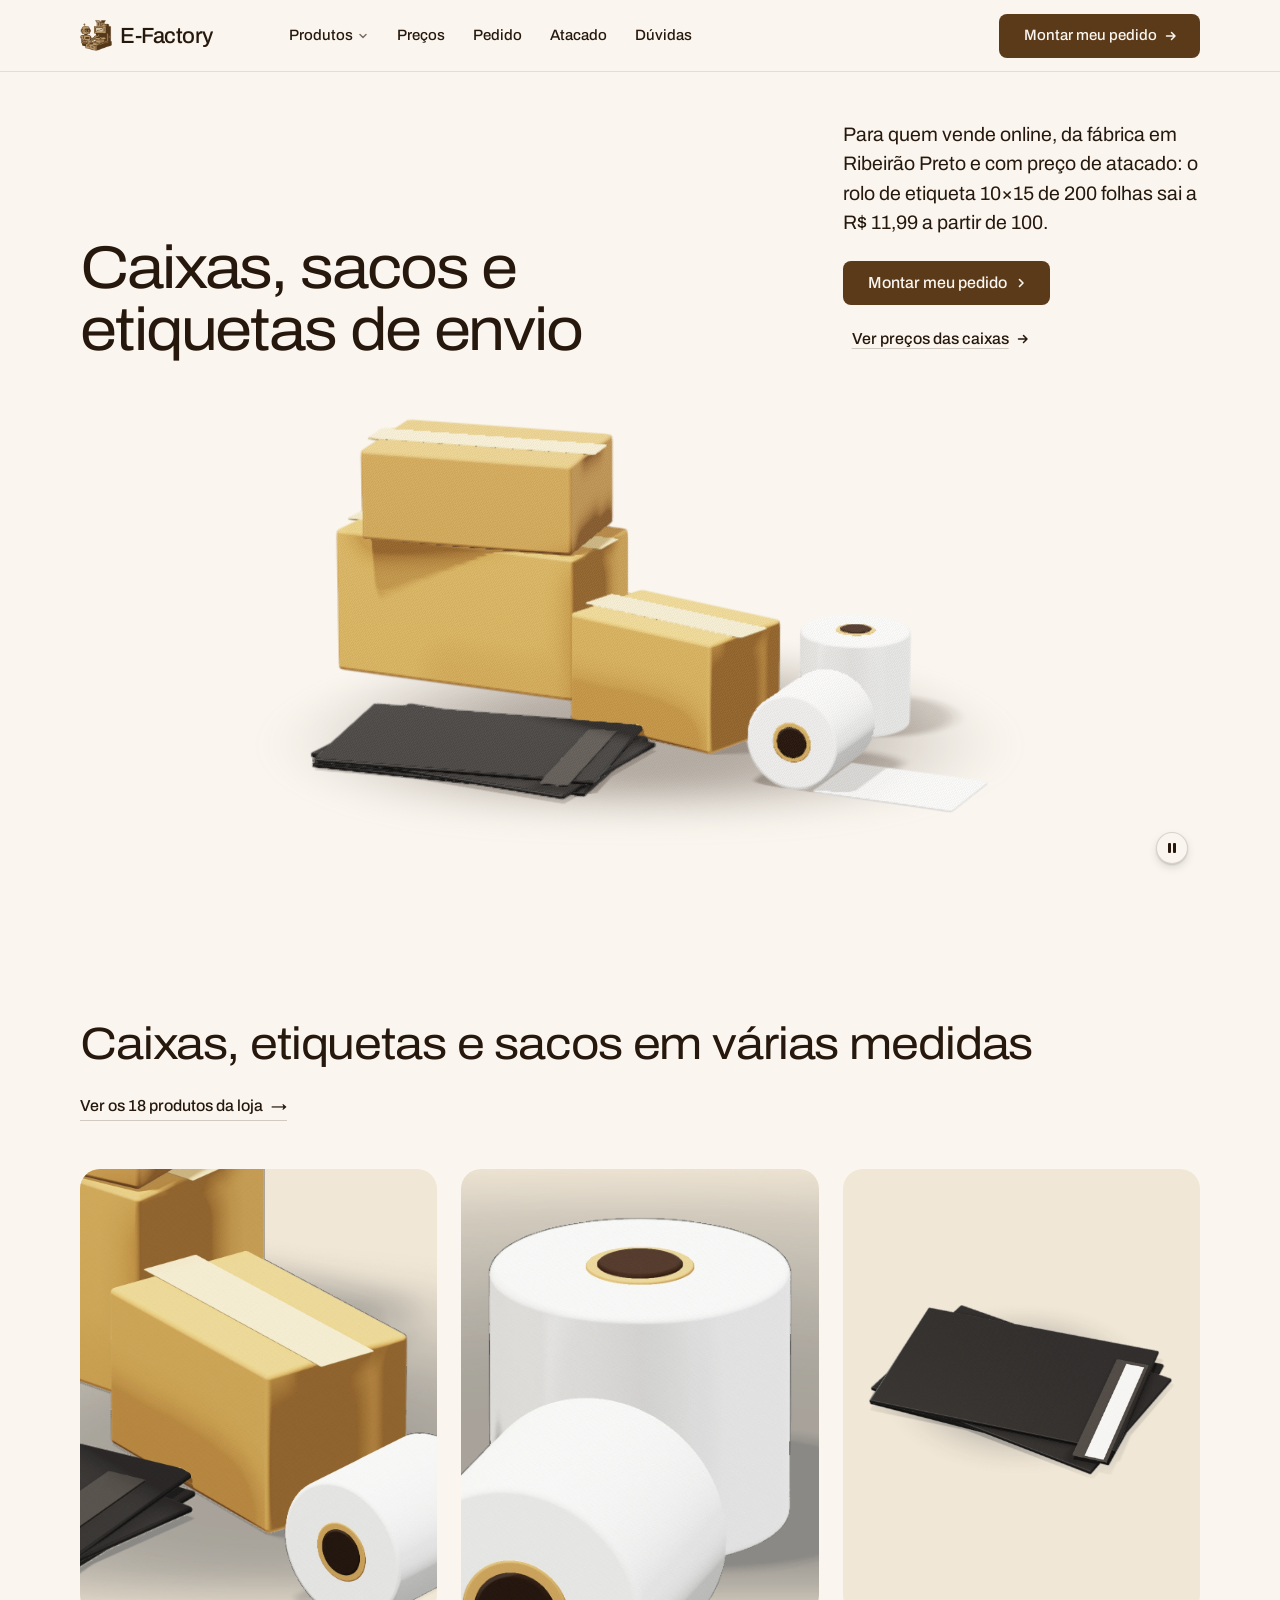
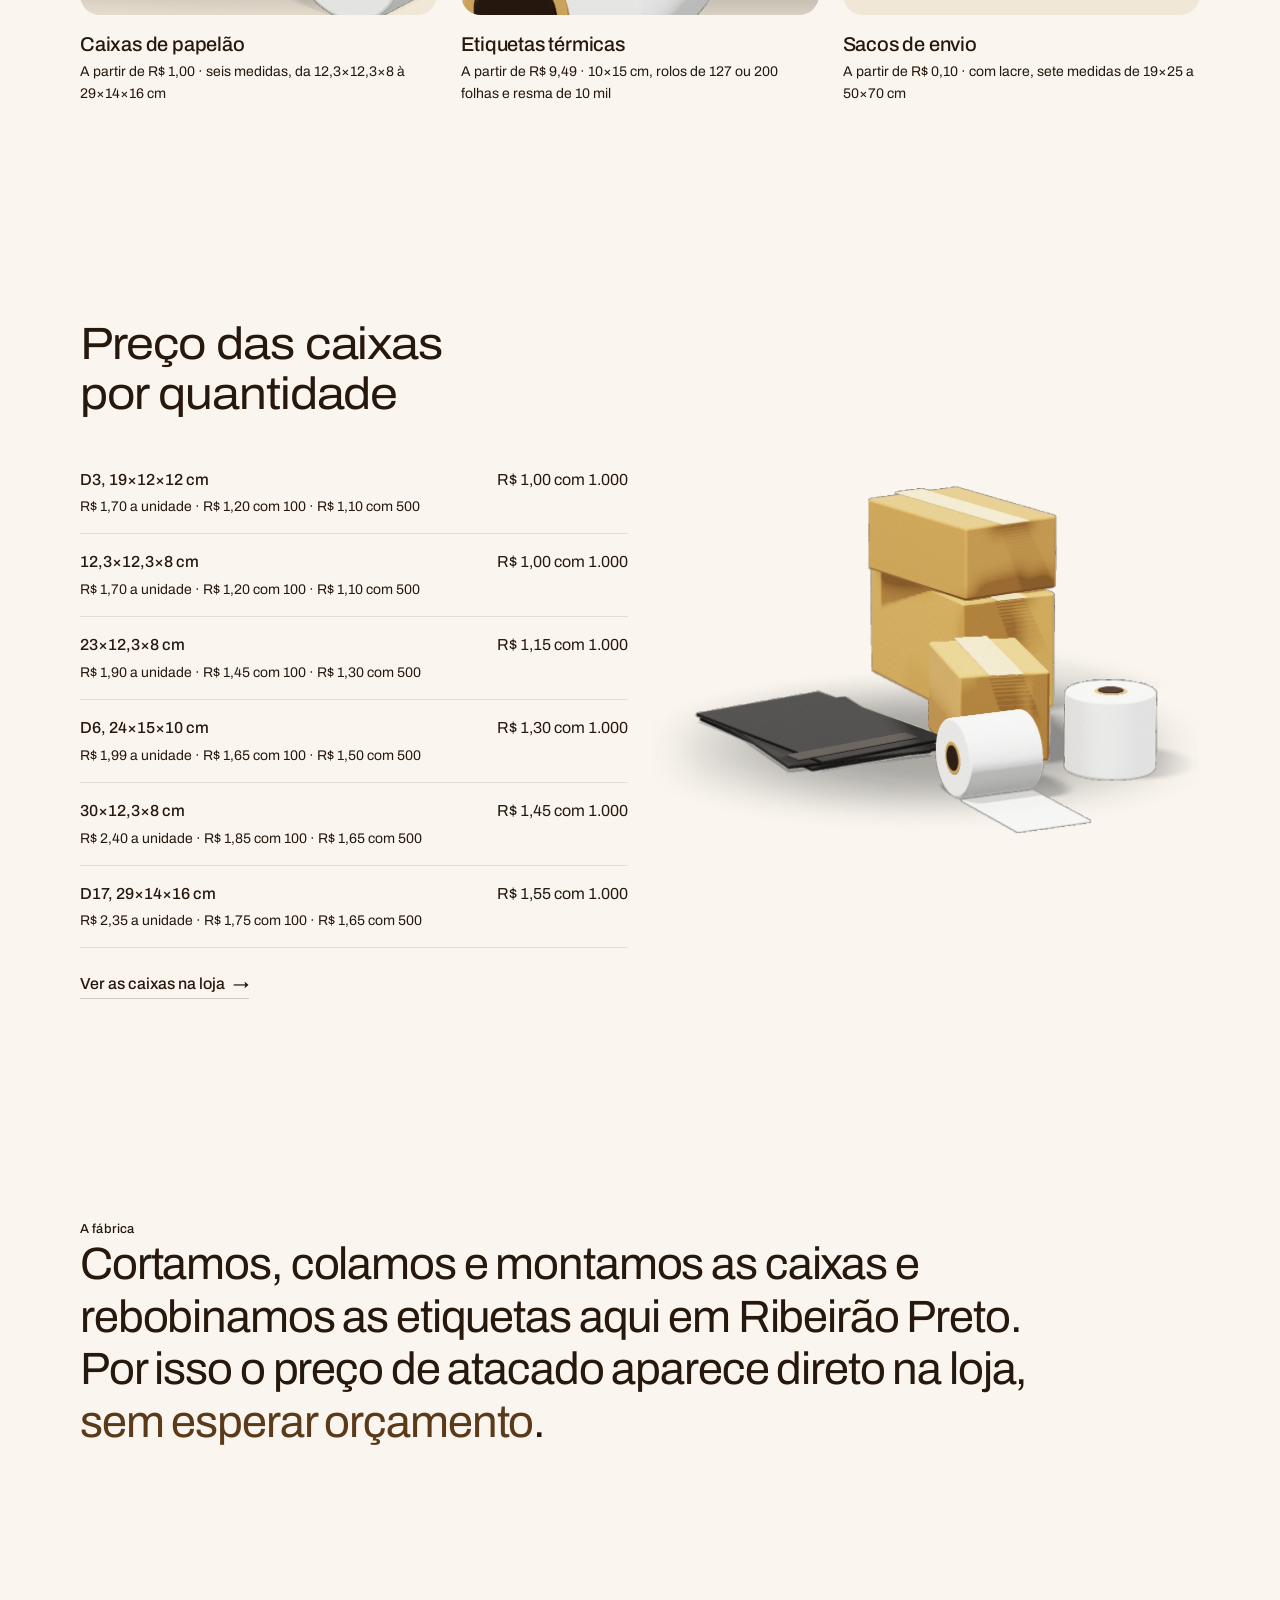
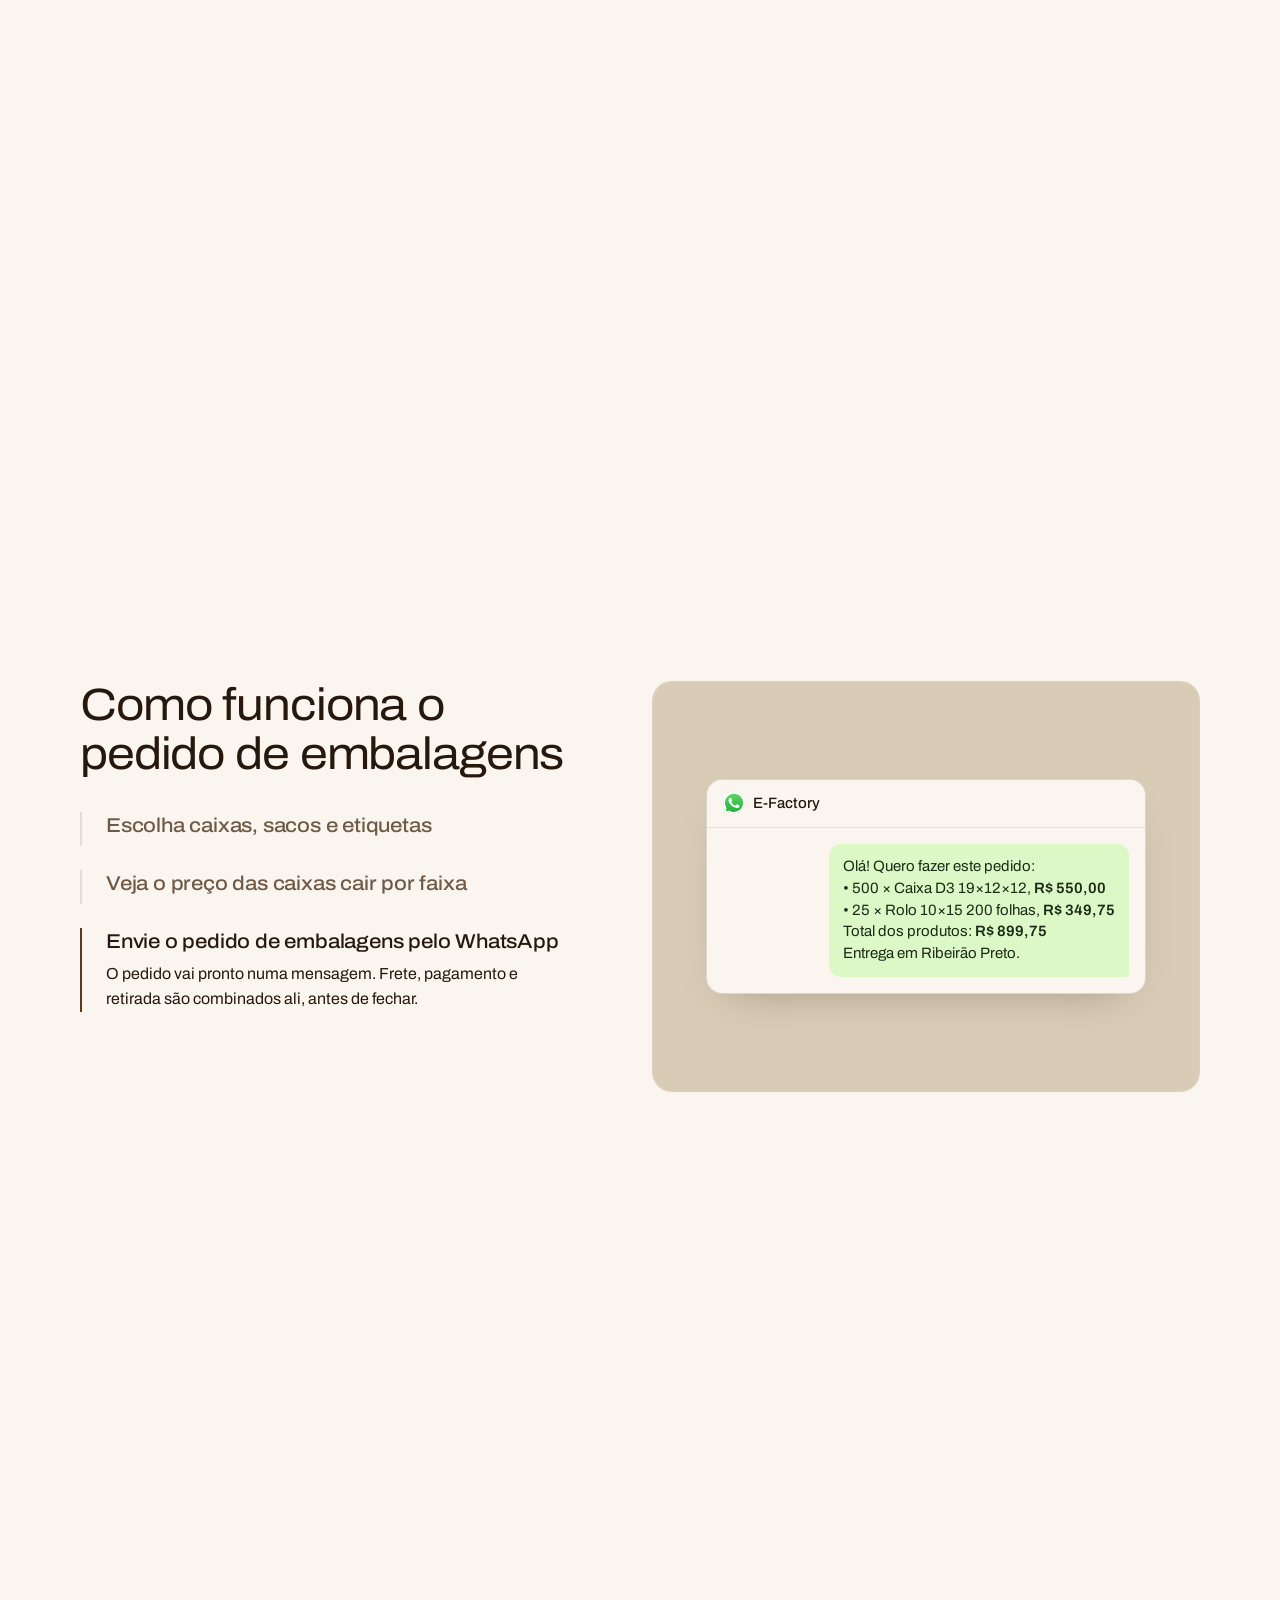
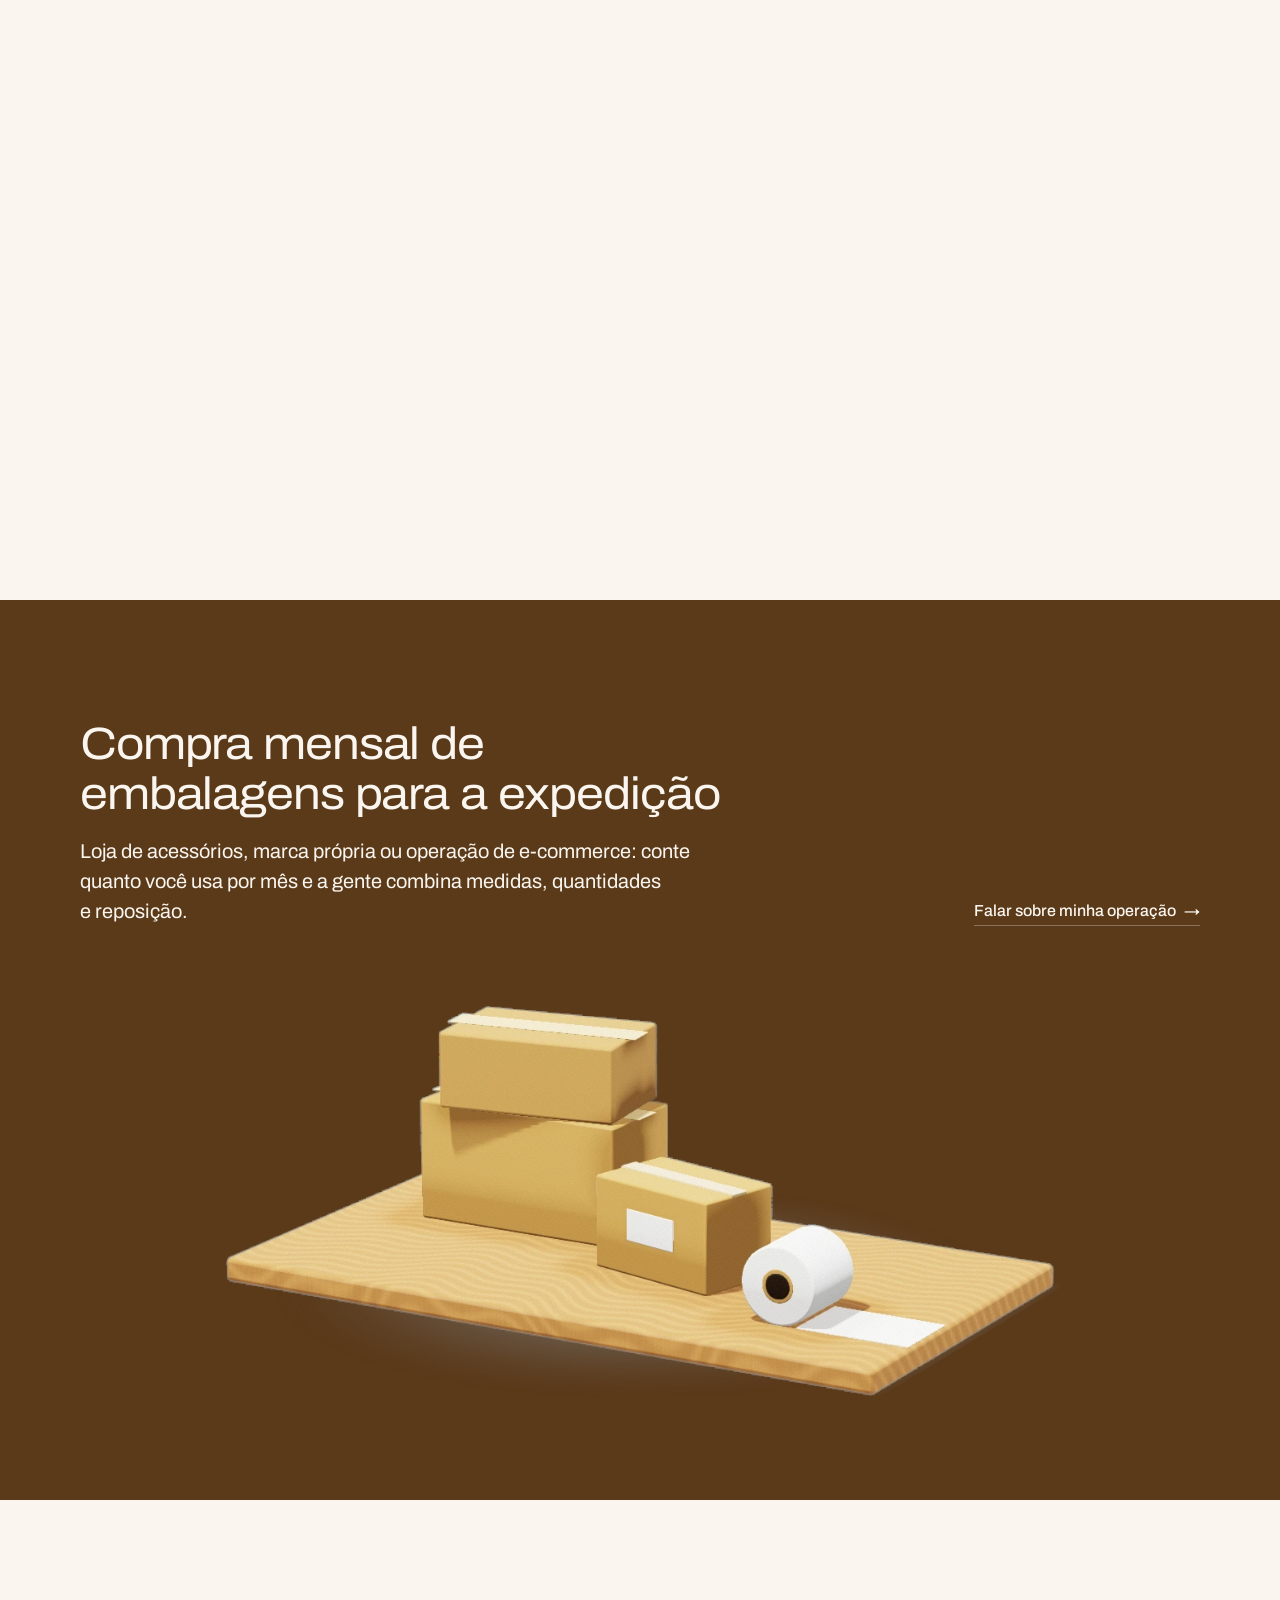
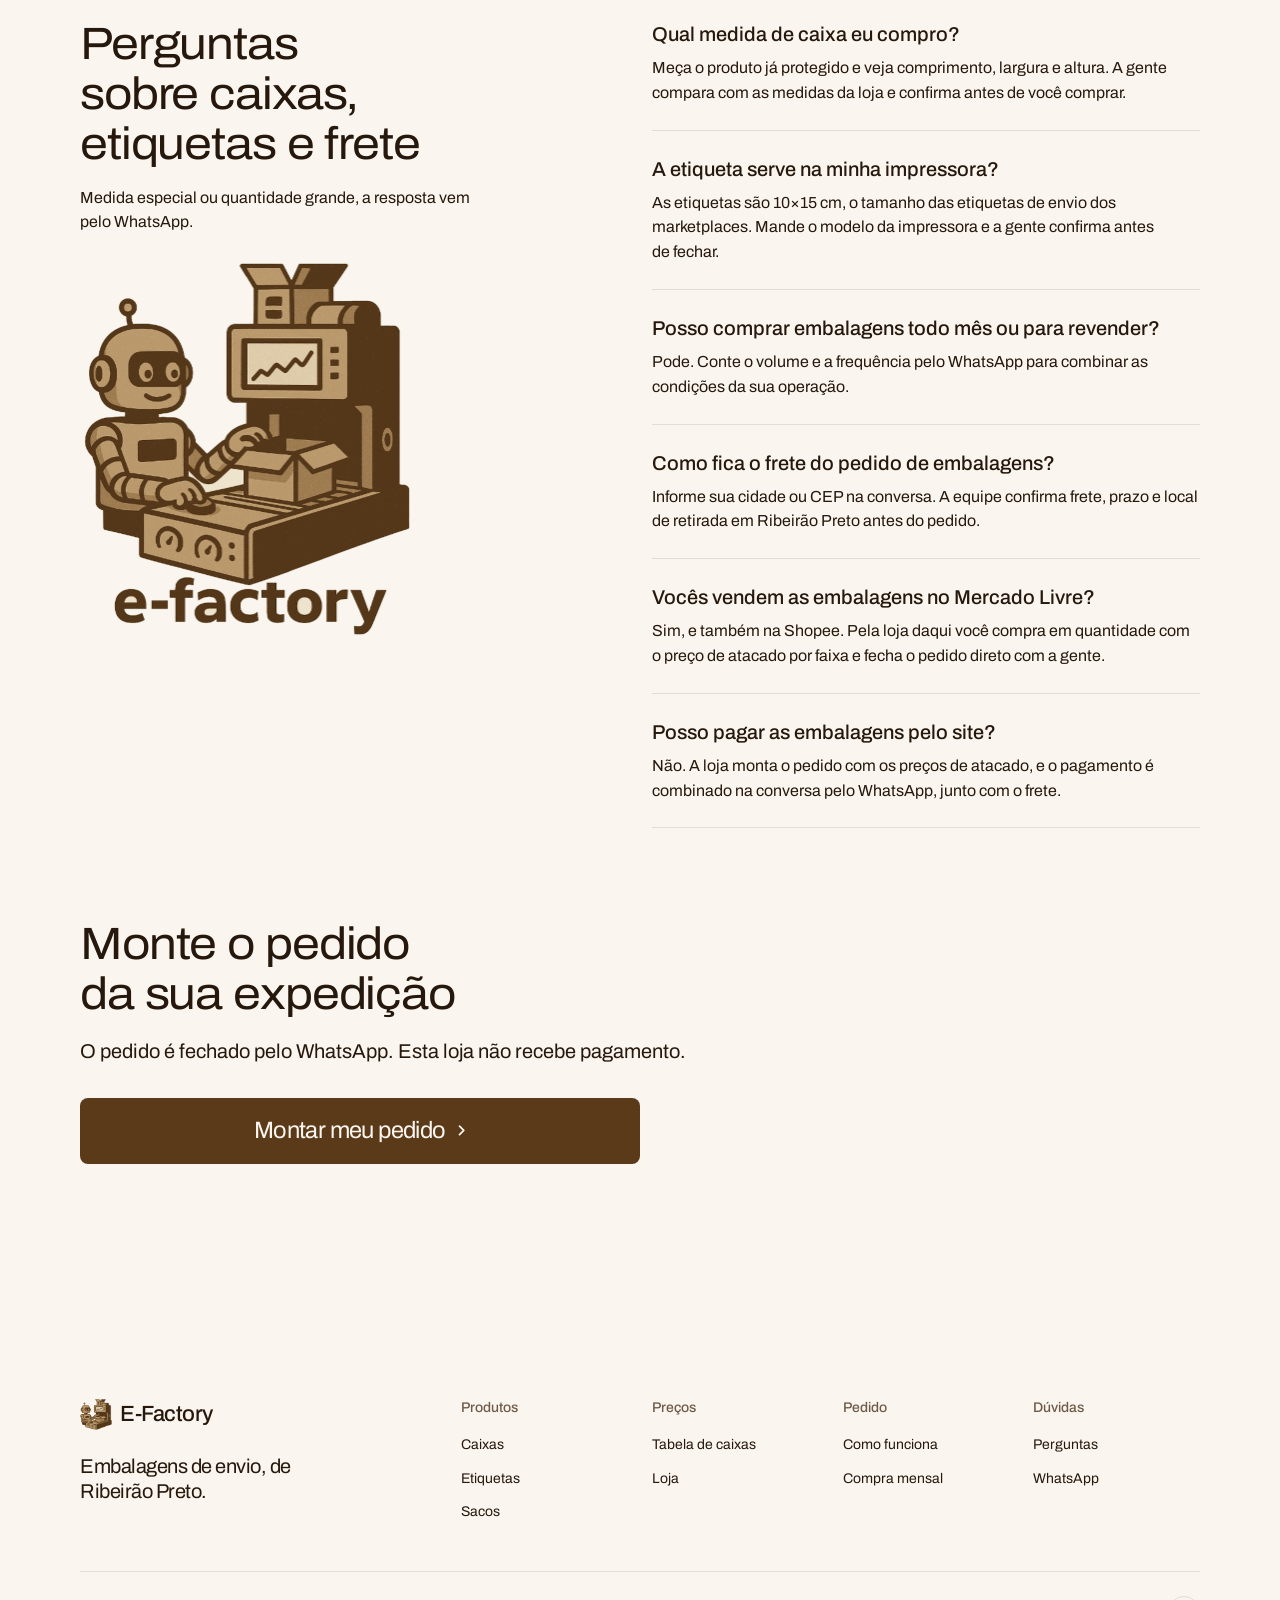
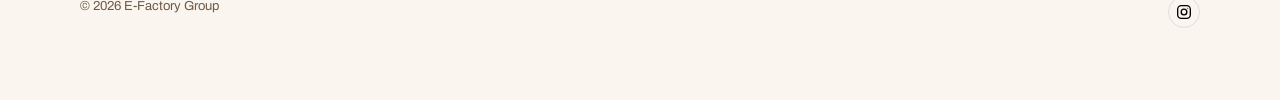
<file: novo/index.html>
<!doctype html>
<html lang="pt-BR" data-type="product" data-radius="soft" data-buttons="arrow" data-motion>
<head>
<meta charset="utf-8">
<meta name="viewport" content="width=device-width, initial-scale=1, viewport-fit=cover">
<title>E-Factory: caixas, sacos e etiquetas térmicas para e-commerce</title>
<meta name="description" content="Fábrica de embalagens em Ribeirão Preto. Preço de atacado por faixa de quantidade e pedido fechado pelo WhatsApp, com retirada ou envio.">
<meta property="og:type" content="website">
<meta property="og:title" content="E-Factory: embalagens para quem vende online">
<meta property="og:description" content="Caixas de papelão, sacos de envio e etiquetas térmicas direto da fábrica em Ribeirão Preto.">
<meta name="twitter:card" content="summary_large_image">
<link rel="icon" href="img/favicon.png" type="image/png">
<meta name="theme-color" content="#faf6ef">
<!-- <link rel="canonical" href="https://efactory.com.br/"> (o domínio do CNAME, quando o site novo for ao ar) -->
<meta name="site-kind" content="other">
<meta name="page-type" content="product">
<link rel="preconnect" href="https://fonts.googleapis.com">
<link rel="preconnect" href="https://fonts.gstatic.com" crossorigin>
<link href="https://fonts.googleapis.com/css2?family=Archivo:wdth,wght@62..125,400..600&display=swap" rel="stylesheet">
<link rel="stylesheet" href="assets/system.css">
<link rel="stylesheet" href="assets/ui/cards.css">
<link rel="stylesheet" href="assets/motion/motion.css">
<link rel="stylesheet" href="assets/backgrounds/backgrounds.css">
<link rel="stylesheet" href="assets/layout/layout.css">
<link rel="stylesheet" href="assets/icons/icon.css">
<style>
:root {
  --p-bg: #faf6ef; --p-surface: #f1e7d6; --p-ink: #26180d; --p-muted: #6e5a47;
  --p-accent: #5b3a1a; --p-accent-ink: #faf6ef; --p-action: #5b3a1a; --p-action-ink: #faf6ef;
  --p-inv-bg: #26180d; --p-inv-surface: #33251a; --p-inv-ink: #faf6ef; --p-inv-muted: #a39990;
  --p-inv-accent: #faf6ef; --p-inv-accent-ink: #26180d; --p-inv-action: #faf6ef; --p-inv-action-ink: #26180d;
  --font-display: "Archivo", system-ui, sans-serif;
  --font-text: "Archivo", system-ui, sans-serif;
  --display-weight: 400;
  --display-tracking: -0.025em;
  --display-tracking-xl: -0.035em;
  --display-stretch: 110%;
  --ly-scale: 0.9;
}
</style>
<script>document.documentElement.classList.add('m-enter');setTimeout(()=>document.documentElement.classList.add('m-enter-done'),700)</script>
<script src="assets/backgrounds/backgrounds.js"></script>
<script>document.documentElement.classList.add('mo-js');setTimeout(()=>document.documentElement.classList.add('mo-safe'),2500)</script>
<link rel="modulepreload" href="assets/moments/moments.js">
<link rel="modulepreload" href="assets/moments/lib.js">
<link rel="modulepreload" href="assets/moments/word-highlight/moment.js">
<link rel="modulepreload" href="assets/moments/pinned-chapters/moment.js">
<!-- page CSS: only inside visuals -->
<style>
  .nav__logo img { width: 32px; height: 32px; object-fit: contain; }
  /* the three close-ups in the line-up stand on the surface, transparent stills, contained */
  #produtos .tile__media { background: var(--surface); }
  #produtos .tile__media > img { object-fit: contain; padding: var(--s-5); }
  #produtos .tile__media > [data-product] { position: absolute; inset: 0; }
  /* prices: the product beside the rows, on the page ground */
  #precos .frame[data-product] { min-height: 520px; }
  /* drawn windows in the order steps */
  .win { width: min(440px, 100%); background: var(--p-bg); color: var(--p-ink); border: 1px solid color-mix(in oklab, var(--p-ink) 14%, transparent); border-radius: 16px; box-shadow: 0 18px 40px -24px rgba(38,24,13,.35); font-size: 15px; overflow: hidden; }
  .win__bar { display: flex; align-items: center; gap: 8px; padding: 12px 16px; border-bottom: 1px solid color-mix(in oklab, var(--p-ink) 10%, transparent); font-weight: 500; }
  .win__bar img { width: 22px; height: 22px; }
  .win__body { padding: 16px; display: grid; gap: 12px; }
  .win__row { display: flex; justify-content: space-between; gap: 12px; align-items: center; }
  .win__thumb { width: 64px; height: 52px; border-radius: 10px; background: var(--p-surface); display: grid; place-items: center; flex: none; }
  .win__thumb img { width: 56px; height: 44px; object-fit: contain; }
  .win__name { font-weight: 500; line-height: 1.3; }
  .win__muted { color: var(--p-muted); font-size: 14px; }
  .win__step { display: inline-flex; align-items: center; border: 1px solid color-mix(in oklab, var(--p-ink) 18%, transparent); border-radius: 10px; overflow: hidden; }
  .win__step span { padding: 6px 12px; min-width: 40px; text-align: center; }
  .win__step span + span { border-left: 1px solid color-mix(in oklab, var(--p-ink) 12%, transparent); }
  .win__tier { display: flex; justify-content: space-between; padding: 8px 12px; border-radius: 10px; font-variant-numeric: tabular-nums; }
  .win__tier.is-on { background: var(--p-surface); font-weight: 500; }
  .win__total { display: flex; justify-content: space-between; font-weight: 600; font-size: 17px; padding-top: 12px; border-top: 1px solid color-mix(in oklab, var(--p-ink) 10%, transparent); }
  .win__msg { background: #dcf8c6; color: #1c2a17; border-radius: 12px 12px 4px 12px; padding: 12px 14px; justify-self: end; max-width: 92%; line-height: 1.45; }
  .win__msg b { font-weight: 600; }
  /* the shipping bench under the band's words */
  #atacado .frame[data-product] { height: min(480px, 54vh); }
  .mascote { width: min(100%, 334px); height: auto; margin-top: var(--s-5); }
  .hero--product .hero__stage > #linha { inset: -7% 0 0; }
  /* banner com foto vinda do ERP (aba Site): a área segue a proporção da imagem que foi subida,
     de borda a borda da tela, sem recortar nada (a arte pode trazer texto desenhado) */
  html main > .hero:is(.hero--banner, :has(.hero__stage--foto)) { height: auto; min-height: 0; }
  html main > .hero:is(.hero--banner, :has(.hero__stage--foto)) > .wrap,
  html main > .hero:is(.hero--banner, :has(.hero__stage--foto)) .hero-text { height: auto; }
  html main .hero--product .hero__stage.hero__stage--foto {
    position: relative; flex: none; min-height: 0; aspect-ratio: auto; overflow: hidden;
    margin-inline: calc(50% - 50vw); margin-bottom: 0; border-radius: 0; background: none; }
  .hero__stage--foto picture { display: block; }
  .hero__stage--foto img { position: static; display: block; width: 100%; height: auto; max-height: none; object-fit: contain; }
  /* fotos reais das categorias e da vitrine ocupam o quadro inteiro */
  #vitrine .tile__media { background: var(--surface); }
  #vitrine .tile__media > img { object-fit: contain; padding: var(--s-5); }
  #produtos .tile__media > img.is-foto, #vitrine .tile__media > img.is-foto { object-fit: cover; padding: 0; }
  @media (max-width: 639px) {
    #pedido .mo-pc__visual.mo-pc__visual--lit { aspect-ratio: auto; padding: 16px; }
    main > #pedido[data-moment]:not(.is-live) { min-height: calc(2 * 100svh); }
    .mascote { width: 100%; }
  }
  @media (max-width: 639px) { #precos .frame[data-product] { min-height: 300px; } #atacado .frame[data-product] { height: 260px; } }
</style>
</head>
<body>
<!-- type: product (site-kind other): fábrica de embalagens que vende pela loja e fecha o pedido no WhatsApp
     deal: hero product (--has object: o cliente pediu animação dos produtos), nav nav-mega, close close-type,
     footer footer-columns, rhythm brand-band, buttons arrow, mark: o logo do cliente (robô) no lugar da marca dealt,
     grounds none; palette: as cores do logo pelo start.mjs brand (marrom café #5b3a1a, kraft, creme);
     type: archivo (a 1ª dupla, garamond, briga com o logotipo de letra redonda e grossa)
     moments: word-highlight (#fabrica), pinned-chapters (#pedido) -->
<header class="nav">
  <div class="wrap nav__bar">
    <a class="skip-link" href="#top">Pular para o conteúdo</a>
    <a class="nav__logo" href="#top"><img src="img/logo-96.png" alt="" width="32" height="32">E-Factory</a>
    <nav class="nav__links" aria-label="Principal">
      <div class="nav__item">
        <a class="nav__link" href="#produtos">Produtos <svg class="chev" viewBox="0 0 12 12" aria-hidden="true"><path d="M3 4.5l3 3 3-3" fill="none" stroke="currentColor" stroke-width="1.5" stroke-linecap="round" stroke-linejoin="round"/></svg></a>
        <div class="nav__menu">
          <div class="wrap grid">
            <div class="menu-col span-3">
              <p class="t-label">Embalar</p>
              <a href="#precos">Caixas de papelão<span>Seis medidas, de R$ 1,00</span></a>
              <a href="#produtos">Sacos de envio<span>Com lacre, sete medidas</span></a>
            </div>
            <div class="menu-col span-3">
              <p class="t-label">Etiquetar e fechar</p>
              <a href="#produtos">Etiquetas térmicas<span>10×15 cm, rolo ou resma</span></a>
              <a href="loja.html#fitas">Fitas adesivas<span>300 m por 45 mm</span></a>
            </div>
            <a class="menu-card span-3 start-10" href="#atacado">
              <div class="panel"><img class="frame__img" src="img/sacos.webp" alt="Pilha de sacos de envio pretos com a aba de lacre" style="object-fit:contain"></div>
              <span class="t-card">Compra mensal</span>
              <span class="t-small muted">Reposição combinada pelo WhatsApp</span>
            </a>
          </div>
        </div>
      </div>
      <div class="nav__item"><a class="nav__link" href="#precos">Preços</a></div>
      <div class="nav__item"><a class="nav__link" href="#pedido">Pedido</a></div>
      <div class="nav__item"><a class="nav__link" href="#atacado">Atacado</a></div>
      <div class="nav__item"><a class="nav__link" href="#duvidas">Dúvidas</a></div>
    </nav>
    <div class="nav__actions">
      <a class="btn btn--primary" href="loja.html">Montar meu pedido</a>
    </div>
    <button class="nav__toggle" type="button" aria-expanded="false" aria-label="Menu">
      <svg width="18" height="18" viewBox="0 0 18 18" aria-hidden="true"><path d="M2 5h14M2 13h14" stroke="currentColor" stroke-width="1.6" stroke-linecap="round"/></svg>
    </button>
  </div>
</header>

<main id="top">
  <section class="hero hero--product" data-enter aria-labelledby="hero-h">
    <div class="wrap"><div class="hero-text hero__in">
      <div class="hero__head">
        <div>
          <h1 id="hero-h">Caixas, sacos e etiquetas de envio</h1>
          <p class="hero__lead">Para quem vende online, da fábrica em Ribeirão Preto e com preço de atacado: o rolo de etiqueta 10×15 de 200 folhas sai a R$ 11,99 a partir de 100.</p>
        </div>
        <div class="btn-row"><a class="btn btn--primary" href="loja.html">Montar meu pedido<svg class="m-arrow" viewBox="0 0 12 12" aria-hidden="true"><path class="m-arrow__stem" d="M1 6h8"/><path class="m-arrow__head" d="M4.5 2.5 8 6l-3.5 3.5"/></svg></a><a class="btn btn--secondary" href="#precos">Ver preços das caixas</a></div>
      </div>
      <div class="hero__stage">
        <div class="frame" id="linha" data-product="assets/objects/product-render/specs/efactory-linha.json" data-product-place="stage" data-product-view="three-quarter" data-product-mode="live" data-product-params='{"turn":1}'></div>
      </div>
    </div></div>
  </section>

  <section class="section" id="produtos" aria-labelledby="produtos-h">
    <div class="wrap">
      <div class="section-head section-head--row">
        <h2 id="produtos-h">Caixas, etiquetas e sacos em várias medidas</h2>
        <a class="link" href="loja.html">Ver os 18 produtos da loja</a>
      </div>
      <div class="grid" id="categorias-grid">
        <a class="tile tile--portrait span-4" href="loja.html#caixas">
          <div class="tile__media"><div data-product="assets/objects/product-render/specs/efactory-linha.json" data-product-place="tile" data-product-view="detail-caixa"></div></div>
          <div class="tile__head"><h3>Caixas de papelão</h3></div>
          <p class="tile__facts">A partir de R$ 1,00 · seis medidas, da 12,3×12,3×8 à 29×14×16 cm</p>
        </a>
        <a class="tile tile--portrait span-4" href="loja.html#etiquetas">
          <div class="tile__media"><div data-product="assets/objects/product-render/specs/efactory-linha.json" data-product-place="tile" data-product-view="detail-rolo"></div></div>
          <div class="tile__head"><h3>Etiquetas térmicas</h3></div>
          <p class="tile__facts">A partir de R$ 9,49 · 10×15 cm, rolos de 127 ou 200 folhas e resma de 10 mil</p>
        </a>
        <a class="tile tile--portrait span-4" href="loja.html#sacos">
          <div class="tile__media"><img src="img/sacos.webp" alt="Pilha de sacos de envio pretos com a aba de lacre adesivo" loading="lazy" width="900" height="560"></div>
          <div class="tile__head"><h3>Sacos de envio</h3></div>
          <p class="tile__facts">A partir de R$ 0,10 · com lacre, sete medidas de 19×25 a 50×70 cm</p>
        </a>
      </div>
    </div>
  </section>

  <section class="section" id="vitrine" aria-labelledby="vitrine-h" hidden>
    <div class="wrap">
      <div class="section-head section-head--row">
        <h2 id="vitrine-h">Embalagens em destaque</h2>
        <a class="link" href="loja.html">Ver todos os produtos</a>
      </div>
      <div class="grid" id="vitrine-grid"></div>
    </div>
  </section>

  <section class="section" id="precos" style="--hm: 2" aria-labelledby="precos-h">
    <div class="wrap grid">
      <div class="span-6">
        <div class="section-head">
          <h2 id="precos-h">Preço das caixas por quantidade</h2>
        </div>
        <ul class="rows">
          <li><span class="rows__name">D3, 19×12×12 cm</span><p class="t-small muted">R$ 1,70 a unidade · R$ 1,20 com 100 · R$ 1,10 com 500</p><span class="rows__value">R$ 1,00 com 1.000</span></li>
          <li><span class="rows__name">12,3×12,3×8 cm</span><p class="t-small muted">R$ 1,70 a unidade · R$ 1,20 com 100 · R$ 1,10 com 500</p><span class="rows__value">R$ 1,00 com 1.000</span></li>
          <li><span class="rows__name">23×12,3×8 cm</span><p class="t-small muted">R$ 1,90 a unidade · R$ 1,45 com 100 · R$ 1,30 com 500</p><span class="rows__value">R$ 1,15 com 1.000</span></li>
          <li><span class="rows__name">D6, 24×15×10 cm</span><p class="t-small muted">R$ 1,99 a unidade · R$ 1,65 com 100 · R$ 1,50 com 500</p><span class="rows__value">R$ 1,30 com 1.000</span></li>
          <li><span class="rows__name">30×12,3×8 cm</span><p class="t-small muted">R$ 2,40 a unidade · R$ 1,85 com 100 · R$ 1,65 com 500</p><span class="rows__value">R$ 1,45 com 1.000</span></li>
          <li><span class="rows__name">D17, 29×14×16 cm</span><p class="t-small muted">R$ 2,35 a unidade · R$ 1,75 com 100 · R$ 1,65 com 500</p><span class="rows__value">R$ 1,55 com 1.000</span></li>
        </ul>
        <p style="margin-top:var(--s-5)"><a class="link" href="loja.html#caixas">Ver as caixas na loja</a></p>
      </div>
      <div class="frame span-6 start-7" data-product="assets/objects/product-render/specs/efactory-linha.json" data-product-place="tile" data-product-view="lateral"></div>
    </div>
  </section>

  <section class="section statement" id="fabrica" data-moment="word-highlight" aria-label="A fábrica">
    <div class="wrap">
      <p class="t-label">A fábrica</p>
      <p class="mo-wh__text">Cortamos, colamos e montamos as caixas e rebobinamos as etiquetas aqui em Ribeirão Preto. Por isso o preço de atacado aparece direto na loja, <strong>sem esperar orçamento</strong>.</p>
    </div>
  </section>

  <section class="section" id="pedido" style="--h: 2" data-moment="pinned-chapters" aria-labelledby="pedido-h">
    <div class="wrap mo-pc__grid">
      <div class="mo-pc__text">
        <h2 id="pedido-h">Como funciona o pedido de embalagens</h2>
        <ol class="mo-pc__steps">
          <li class="mo-pc__step">
            <h3>Escolha caixas, sacos e etiquetas</h3>
            <p>Monte o carrinho na loja. Se não souber a medida, conte o que você envia e a gente indica.</p>
            <figure class="mo-pc__visual mo-pc__visual--lit">
              <div class="win" role="img" aria-label="Carrinho da loja com 500 caixas D3">
                <div class="win__bar"><img src="img/logo-96.png" alt="">Seu carrinho</div>
                <div class="win__body">
                  <div class="win__row"><span class="win__thumb"><img src="img/linha-detail-caixa.webp" alt=""></span><span style="flex:1"><span class="win__name">Caixa de papelão D3</span><br><span class="win__muted">19×12×12 cm</span></span><span class="win__step"><span>−</span><span>500</span><span>+</span></span></div>
                  <div class="win__row"><span class="win__thumb"><img src="img/linha-detail-rolo.webp" alt=""></span><span style="flex:1"><span class="win__name">Rolo de etiqueta 10×15</span><br><span class="win__muted">200 folhas</span></span><span class="win__step"><span>−</span><span>25</span><span>+</span></span></div>
                </div>
              </div>
            </figure>
          </li>
          <li class="mo-pc__step">
            <h3>Veja o preço das caixas cair por faixa</h3>
            <p>A cada faixa o preço por unidade cai, e o total do carrinho já mostra o valor final dos produtos.</p>
            <figure class="mo-pc__visual mo-pc__visual--lit">
              <div class="win" role="img" aria-label="Faixas de preço da caixa D3, com a faixa de 500 unidades marcada">
                <div class="win__bar">Caixa de papelão D3</div>
                <div class="win__body">
                  <div class="win__tier"><span>A partir de 50</span><span>R$ 1,30</span></div>
                  <div class="win__tier"><span>A partir de 100</span><span>R$ 1,20</span></div>
                  <div class="win__tier is-on"><span>A partir de 500</span><span>R$ 1,10</span></div>
                  <div class="win__tier"><span>A partir de 1.000</span><span>R$ 1,00</span></div>
                  <div class="win__total"><span>500 × R$ 1,10</span><span>R$ 550,00</span></div>
                </div>
              </div>
            </figure>
          </li>
          <li class="mo-pc__step">
            <h3>Envie o pedido de embalagens pelo WhatsApp</h3>
            <p>O pedido vai pronto numa mensagem. Frete, pagamento e retirada são combinados ali, antes de fechar.</p>
            <figure class="mo-pc__visual mo-pc__visual--lit">
              <div class="win" role="img" aria-label="Mensagem de pedido pronta para enviar no WhatsApp">
                <div class="win__bar"><img src="assets/icons/whatsapp.svg" alt="">E-Factory</div>
                <div class="win__body">
                  <p class="win__msg">Olá! Quero fazer este pedido:<br>• 500 × Caixa D3 19×12×12, <b>R$ 550,00</b><br>• 25 × Rolo 10×15 200 folhas, <b>R$ 349,75</b><br>Total dos produtos: <b>R$ 899,75</b><br>Entrega em Ribeirão Preto.</p>
                </div>
              </div>
            </figure>
          </li>
        </ol>
      </div>
      <div class="mo-pc__visuals frame"></div>
    </div>
  </section>

  <section class="section ground-brand" id="atacado" aria-labelledby="atacado-h">
    <div class="wrap">
      <div class="section-head section-head--row">
        <div>
          <h2 id="atacado-h">Compra mensal de embalagens para a expedição</h2>
          <p>Loja de acessórios, marca própria ou operação de e-commerce: conte quanto você usa por mês e a gente combina medidas, quantidades e reposição.</p>
        </div>
        <a class="link" href="https://wa.me/5516981778273?text=Ol%C3%A1!%20Quero%20falar%20sobre%20compra%20mensal%20de%20embalagens." target="_blank" rel="noopener">Falar sobre minha operação</a>
      </div>
      <div class="frame" data-product="assets/objects/product-render/specs/efactory-linha.json" data-product-place="stage" data-product-view="three-quarter" data-product-scene="expedicao"></div>
    </div>
  </section>

  <section class="section" id="duvidas" style="--hm: 2" aria-labelledby="duvidas-h">
    <div class="wrap grid">
      <div class="span-5 stack-4">
        <h2 id="duvidas-h">Perguntas sobre caixas, etiquetas e frete</h2>
        <p>Medida especial ou quantidade grande, a resposta vem pelo WhatsApp.</p>
        <img class="mascote" src="img/logo-full.png" alt="O robô da E-Factory montando uma caixa na máquina, o logotipo da marca" width="669" height="760" loading="lazy">
      </div>
      <div class="faq span-6 start-7">
        <div class="faq__item"><h3>Qual medida de caixa eu compro?</h3><p>Meça o produto já protegido e veja comprimento, largura e altura. A gente compara com as medidas da loja e confirma antes de você comprar.</p></div>
        <div class="faq__item"><h3>A etiqueta serve na minha impressora?</h3><p>As etiquetas são 10×15 cm, o tamanho das etiquetas de envio dos marketplaces. Mande o modelo da impressora e a gente confirma antes de fechar.</p></div>
        <div class="faq__item"><h3>Posso comprar embalagens todo mês ou para revender?</h3><p>Pode. Conte o volume e a frequência pelo WhatsApp para combinar as condições da sua operação.</p></div>
        <div class="faq__item"><h3>Como fica o frete do pedido de embalagens?</h3><p>Informe sua cidade ou CEP na conversa. A equipe confirma frete, prazo e local de retirada em Ribeirão Preto antes do pedido.</p></div>
        <div class="faq__item"><h3>Vocês vendem as embalagens no Mercado Livre?</h3><p>Sim, e também na Shopee. Pela loja daqui você compra em quantidade com o preço de atacado por faixa e fecha o pedido direto com a gente.</p></div>
        <div class="faq__item"><h3>Posso pagar as embalagens pelo site?</h3><p>Não. A loja monta o pedido com os preços de atacado, e o pagamento é combinado na conversa pelo WhatsApp, junto com o frete.</p></div>
      </div>
    </div>
  </section>
</main>

<footer class="footer closing" id="contact" aria-labelledby="close-h">
  <div class="wrap">
    <div class="closing__cta close--type">
      <div class="section-head">
        <h2 id="close-h">Monte o pedido da sua expedição</h2>
        <p class="t-small muted">O pedido é fechado pelo WhatsApp. Esta loja não recebe pagamento.</p>
      </div>
      <a class="btn btn--primary btn--xl" href="loja.html">Montar meu pedido<svg class="m-arrow" viewBox="0 0 12 12" aria-hidden="true"><path class="m-arrow__stem" d="M1 6h8"/><path class="m-arrow__head" d="M4.5 2.5 8 6l-3.5 3.5"/></svg></a>
    </div>
    <div class="closing__links">
      <div class="grid">
        <div class="span-4 stack-4">
          <a class="nav__logo" href="#top"><img src="img/logo-96.png" alt="" width="32" height="32">E-Factory</a>
          <p class="footer__lede">Embalagens de envio, de Ribeirão Preto.</p>
        </div>
        <div class="span-2 footer__col"><h3>Produtos</h3><ul><li><a href="loja.html#caixas">Caixas</a></li><li><a href="loja.html#etiquetas">Etiquetas</a></li><li><a href="loja.html#sacos">Sacos</a></li></ul></div>
        <div class="span-2 footer__col"><h3>Preços</h3><ul><li><a href="#precos">Tabela de caixas</a></li><li><a href="loja.html">Loja</a></li></ul></div>
        <div class="span-2 footer__col"><h3>Pedido</h3><ul><li><a href="#pedido">Como funciona</a></li><li><a href="#atacado">Compra mensal</a></li></ul></div>
        <div class="span-2 footer__col"><h3>Dúvidas</h3><ul><li><a href="#duvidas">Perguntas</a></li><li><a href="https://wa.me/5516981778273" target="_blank" rel="noopener">WhatsApp</a></li></ul></div>
      </div>
      <div class="footer__legal">
        <span>&copy; 2026 E-Factory Group</span>
        <div class="socials"><a href="https://www.instagram.com/e.factory_/" target="_blank" rel="noopener" aria-label="Instagram da E-Factory"><img src="assets/icons/instagram.svg" alt=""></a></div>
      </div>
    </div>
  </div>
</footer>

<nav class="actionbar" aria-label="Ações rápidas">
  <a class="btn btn--primary" href="loja.html">Montar meu pedido</a>
</nav>

<script src="site-dados.js?v=2" defer></script>
<script type="module" src="assets/system.js"></script>
<script type="module" src="assets/motion/motion.js"></script>
<script type="module" src="assets/layout/layout.js"></script>
<script type="module" src="assets/objects/product-render/auto.js"></script>
</body>
</html>
</file>
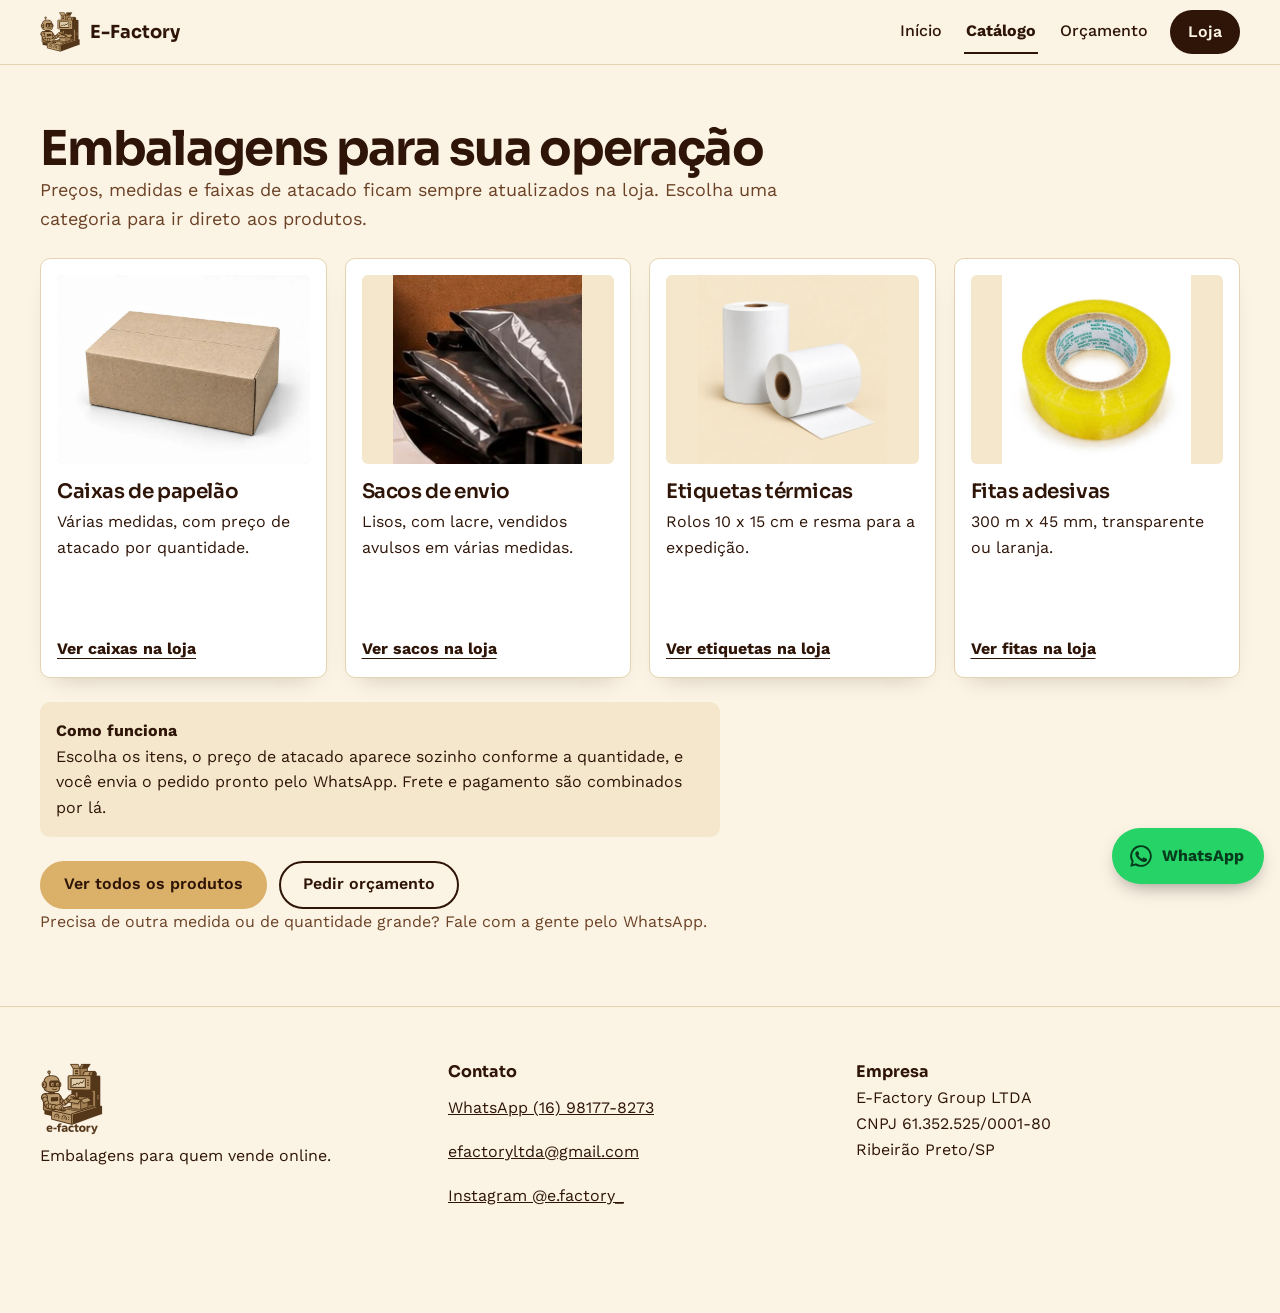
<file: 2-catalogo.html>
<!DOCTYPE html>
<html lang="pt-BR">
<head>
<meta charset="utf-8">
<meta name="viewport" content="width=device-width, initial-scale=1">
<title>Catálogo | E-Factory</title>
<link rel="icon" type="image/png" href="favicon.png">
<meta name="description" content="Caixas de papelão, sacos de envio, etiquetas térmicas e fitas com preço de atacado por quantidade. Veja medidas e preços atualizados na loja da E-Factory.">
<link rel="canonical" href="https://efactory.com.br/catalogo.html">
<meta property="og:type" content="website">
<meta property="og:locale" content="pt_BR">
<meta property="og:site_name" content="E-Factory">
<meta property="og:title" content="Catálogo | E-Factory">
<meta property="og:description" content="Caixas de papelão, sacos de envio, etiquetas térmicas e fitas com preço de atacado por quantidade. Veja medidas e preços atualizados na loja da E-Factory.">
<meta property="og:url" content="https://efactory.com.br/catalogo.html">
<meta property="og:image" content="https://efactory.com.br/img/og.jpg">
<meta property="og:image:width" content="1200">
<meta property="og:image:height" content="630">
<meta property="og:image:alt" content="E-Factory, embalagens para e-commerce">
<meta name="twitter:card" content="summary_large_image">
<meta name="twitter:title" content="Catálogo | E-Factory">
<meta name="twitter:description" content="Caixas de papelão, sacos de envio, etiquetas térmicas e fitas com preço de atacado por quantidade. Veja medidas e preços atualizados na loja da E-Factory.">
<meta name="twitter:image" content="https://efactory.com.br/img/og.jpg">
<link rel="preload" href="fonts/sora-var-latin.woff2" as="font" type="font/woff2" crossorigin>
<link rel="preload" href="fonts/work-sans-var-latin.woff2" as="font" type="font/woff2" crossorigin>
<link rel="stylesheet" href="styles/base.css?v=cdc7740bd7">
<link rel="stylesheet" href="styles/home.css?v=4d7a9d6ace">
</head>
<body>

<header class="topo">
  <div class="topo-linha">
    <a class="marca" href="index.html" aria-label="E-Factory, início">
      <img src="img/logo-icone-80.png" alt="" width="40" height="40">
      <span>E-Factory</span>
    </a>
    <nav class="nav" aria-label="Navegação principal">
      <a href="index.html">Início</a>
      <a href="catalogo.html" aria-current="page">Catálogo</a>
      <a href="orcamento.html">Orçamento</a>
      <a class="nav-loja" href="loja.html">Loja</a>
    </nav>
  </div>
</header>

<main id="conteudo">
  <section class="faixa">
    <h1>Embalagens para sua operação</h1>
    <p class="lead texto">Preços, medidas e faixas de atacado ficam sempre atualizados na loja. Escolha uma categoria para ir direto aos produtos.</p>
    <div class="grade-categorias">
      <a class="categoria" href="loja.html?cat=caixas">
        <img src="img/cat-caixas.webp" alt="Caixa de papelão D6 da E-Factory" width="800" height="600" loading="lazy" decoding="async">
        <h3>Caixas de papelão</h3>
        <p>Várias medidas, com preço de atacado por quantidade.</p>
        <p class="categoria-preco" data-cat-preco="caixas"></p>
        <span class="categoria-link">Ver caixas na loja</span>
      </a>
      <a class="categoria" href="loja.html?cat=sacos">
        <img src="img/cat-sacos.webp" alt="Sacos de envio lisos com lacre da E-Factory" width="800" height="800" loading="lazy" decoding="async">
        <h3>Sacos de envio</h3>
        <p>Lisos, com lacre, vendidos avulsos em várias medidas.</p>
        <p class="categoria-preco" data-cat-preco="sacos"></p>
        <span class="categoria-link">Ver sacos na loja</span>
      </a>
      <a class="categoria" href="loja.html?cat=etiquetas">
        <img src="img/cat-etiquetas.webp" alt="Rolo de etiqueta térmica 10 x 15 cm da E-Factory" width="800" height="800" loading="lazy" decoding="async">
        <h3>Etiquetas térmicas</h3>
        <p>Rolos 10 x 15 cm e resma para a expedição.</p>
        <p class="categoria-preco" data-cat-preco="etiquetas"></p>
        <span class="categoria-link">Ver etiquetas na loja</span>
      </a>
      <a class="categoria" href="loja.html?cat=fitas">
        <img src="img/cat-fitas.webp" alt="Fita adesiva transparente da E-Factory" width="800" height="800" loading="lazy" decoding="async">
        <h3>Fitas adesivas</h3>
        <p>300 m x 45 mm, transparente ou laranja.</p>
        <p class="categoria-preco" data-cat-preco="fitas"></p>
        <span class="categoria-link">Ver fitas na loja</span>
      </a>
    </div>
    <div class="aviso texto"><strong>Como funciona</strong><br>Escolha os itens, o preço de atacado aparece sozinho conforme a quantidade, e você envia o pedido pronto pelo WhatsApp. Frete e pagamento são combinados por lá.</div>
    <div class="acoes">
      <a class="btn" href="loja.html">Ver todos os produtos</a>
      <a class="btn btn-sec" href="orcamento.html">Pedir orçamento</a>
    </div>
    <p class="nota">Precisa de outra medida ou de quantidade grande? Fale com a gente pelo WhatsApp.</p>
  </section>
</main>

<footer class="rodape">
  <div class="rodape-grade">
    <div class="rodape-col">
      <img src="img/logo-rodape-144.png" alt="E-Factory" class="rodape-logo" width="63" height="72" loading="lazy">
      <p>Embalagens para quem vende online.</p>
    </div>
    <div class="rodape-col">
      <h2 class="rodape-titulo">Contato</h2>
      <ul>
        <li><a href="https://wa.me/5516981778273" rel="noopener noreferrer" target="_blank">WhatsApp (16) 98177-8273</a></li>
        <li><a href="mailto:efactoryltda@gmail.com">efactoryltda@gmail.com</a></li>
        <li><a href="https://www.instagram.com/e.factory_/" rel="noreferrer" target="_blank">Instagram @e.factory_</a></li>
      </ul>
    </div>
    <div class="rodape-col">
      <h2 class="rodape-titulo">Empresa</h2>
      <p>E-Factory Group LTDA<br>CNPJ 61.352.525/0001-80<br>Ribeirão Preto/SP</p>
    </div>
  </div>
</footer>

<a class="wa-flutuante" aria-label="Falar no WhatsApp" href="https://wa.me/5516981778273?text=Ol%C3%A1%21+Vi+o+site+da+E-Factory+e+quero+um+or%C3%A7amento+de+embalagens." rel="noopener noreferrer" target="_blank"><svg viewBox="0 0 24 24" aria-hidden="true"><path fill="currentColor" d="M12 2a10 10 0 0 0-8.6 15.1L2 22l5-1.3A10 10 0 1 0 12 2zm0 18.2a8.2 8.2 0 0 1-4.2-1.2l-.3-.2-3 .8.8-2.9-.2-.3A8.2 8.2 0 1 1 12 20.2zm4.5-6.1c-.2-.1-1.5-.7-1.7-.8-.2-.1-.4-.1-.6.1l-.8 1c-.1.2-.3.2-.5.1a6.7 6.7 0 0 1-3.3-2.9c-.2-.4.2-.4.7-1.3.1-.2 0-.3 0-.5l-.8-1.8c-.2-.5-.4-.4-.6-.4h-.5a1 1 0 0 0-.7.3 3 3 0 0 0-.9 2.2 5.2 5.2 0 0 0 1.1 2.8 11.8 11.8 0 0 0 4.5 4c1.7.7 2.3.8 3.2.6a2.7 2.7 0 0 0 1.8-1.3 2.2 2.2 0 0 0 .2-1.3c-.1-.1-.2-.2-.5-.3z"/></svg><span>WhatsApp</span></a>

<script src="js/config.js?v=f6f94609d0"></script>
<script src="js/fonte.js?v=11223b0f98"></script>
<script src="js/home.js?v=7b1667e9ac"></script>
</body>
</html>
</file>
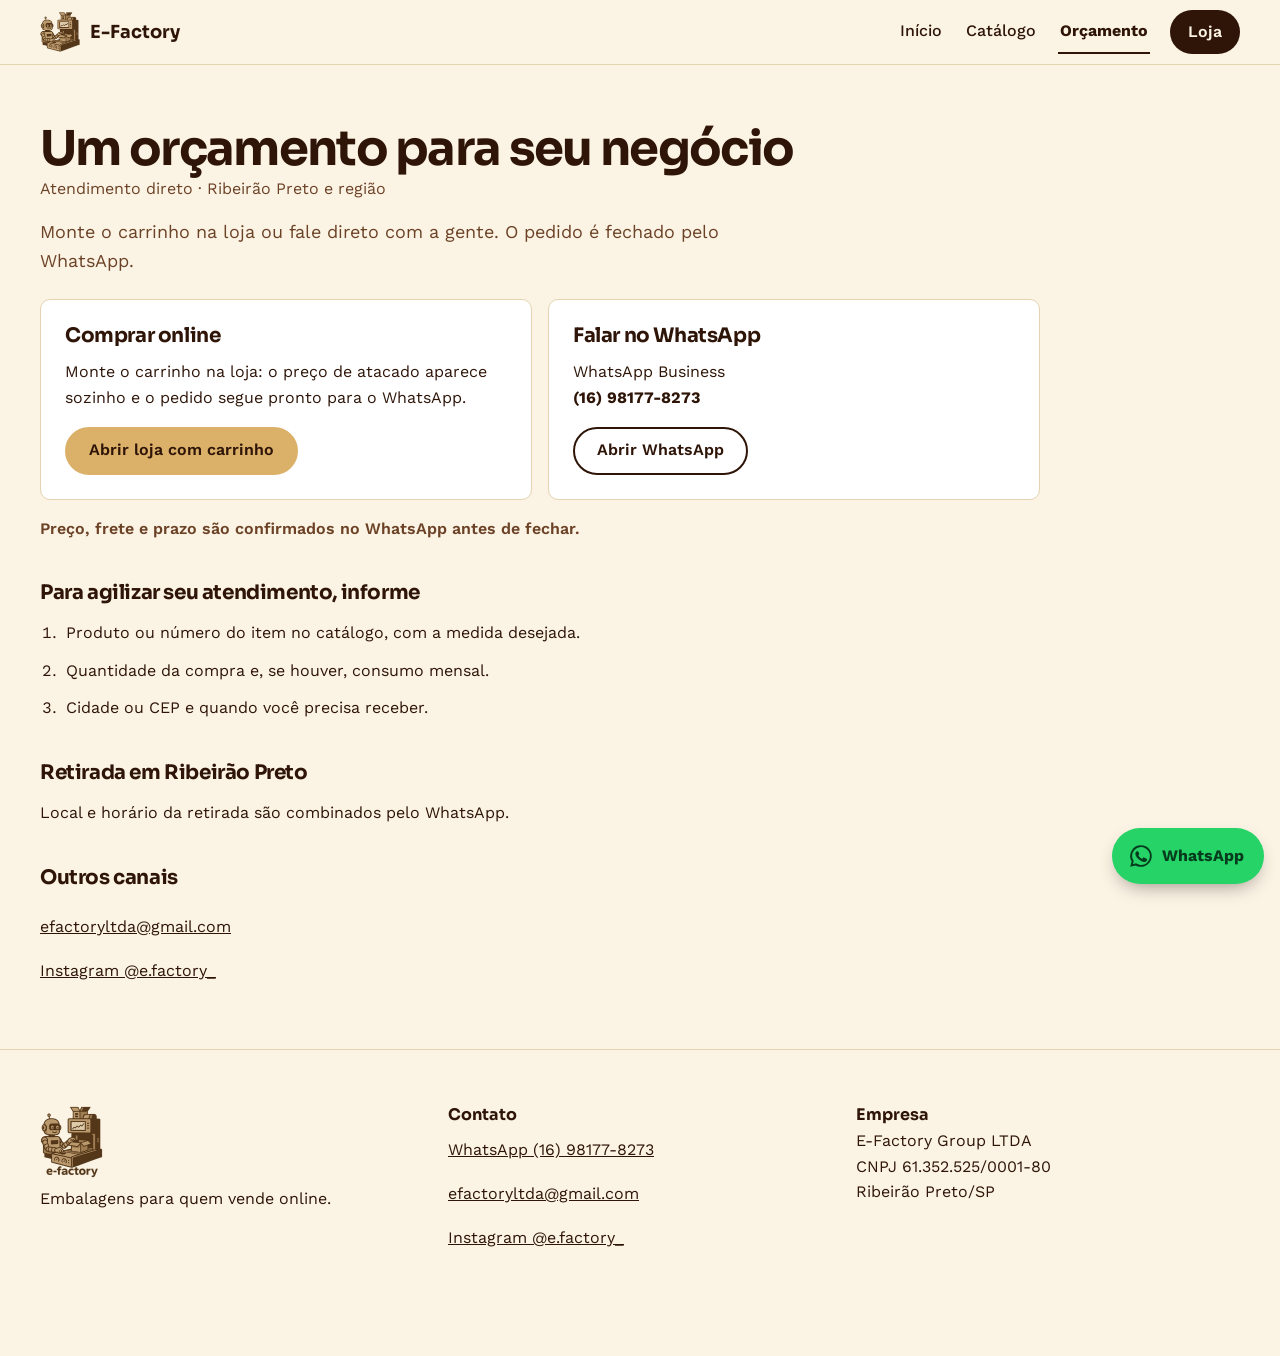
<file: 4-orcamento.html>
<!DOCTYPE html>
<html lang="pt-BR">
<head>
<meta charset="utf-8">
<meta name="viewport" content="width=device-width, initial-scale=1">
<title>Orçamento | E-Factory</title>
<link rel="icon" type="image/png" href="favicon.png">
<meta name="description" content="Peça orçamento de embalagens para e-commerce: monte o carrinho na loja ou fale com a E-Factory pelo WhatsApp. Ribeirão Preto/SP.">
<link rel="canonical" href="https://efactory.com.br/orcamento.html">
<meta property="og:type" content="website">
<meta property="og:locale" content="pt_BR">
<meta property="og:site_name" content="E-Factory">
<meta property="og:title" content="Orçamento | E-Factory">
<meta property="og:description" content="Peça orçamento de embalagens para e-commerce: monte o carrinho na loja ou fale com a E-Factory pelo WhatsApp. Ribeirão Preto/SP.">
<meta property="og:url" content="https://efactory.com.br/orcamento.html">
<meta property="og:image" content="https://efactory.com.br/img/og.jpg">
<meta property="og:image:width" content="1200">
<meta property="og:image:height" content="630">
<meta property="og:image:alt" content="E-Factory, embalagens para e-commerce">
<meta name="twitter:card" content="summary_large_image">
<meta name="twitter:title" content="Orçamento | E-Factory">
<meta name="twitter:description" content="Peça orçamento de embalagens para e-commerce: monte o carrinho na loja ou fale com a E-Factory pelo WhatsApp. Ribeirão Preto/SP.">
<meta name="twitter:image" content="https://efactory.com.br/img/og.jpg">
<link rel="preload" href="fonts/sora-var-latin.woff2" as="font" type="font/woff2" crossorigin>
<link rel="preload" href="fonts/work-sans-var-latin.woff2" as="font" type="font/woff2" crossorigin>
<link rel="stylesheet" href="styles/base.css?v=cdc7740bd7">
<link rel="stylesheet" href="styles/home.css?v=4d7a9d6ace">
</head>
<body>

<header class="topo">
  <div class="topo-linha">
    <a class="marca" href="index.html" aria-label="E-Factory, início">
      <img src="img/logo-icone-80.png" alt="" width="40" height="40">
      <span>E-Factory</span>
    </a>
    <nav class="nav" aria-label="Navegação principal">
      <a href="index.html">Início</a>
      <a href="catalogo.html">Catálogo</a>
      <a href="orcamento.html" aria-current="page">Orçamento</a>
      <a class="nav-loja" href="loja.html">Loja</a>
    </nav>
  </div>
</header>

<main id="conteudo">
  <section class="faixa">
    <h1>Um orçamento para seu negócio</h1>
    <p class="nota">Atendimento direto · Ribeirão Preto e região</p>
    <p class="lead texto">Monte o carrinho na loja ou fale direto com a gente. O pedido é fechado pelo WhatsApp.</p>
    <div class="grade-contato">
      <div class="caixa-contato">
        <h2>Comprar online</h2>
        <p>Monte o carrinho na loja: o preço de atacado aparece sozinho e o pedido segue pronto para o WhatsApp.</p>
        <a class="btn" href="loja.html">Abrir loja com carrinho</a>
      </div>
      <div class="caixa-contato">
        <h2>Falar no WhatsApp</h2>
        <p>WhatsApp Business<br><strong>(16) 98177-8273</strong></p>
        <a class="btn btn-sec" href="https://wa.me/5516981778273?text=Ol%C3%A1%21+Vi+o+site+da+E-Factory+e+quero+um+or%C3%A7amento+de+embalagens.+Preciso+de+ajuda+para+escolher+os+produtos+e+quantidades+para+minha+opera%C3%A7%C3%A3o." rel="noopener noreferrer" target="_blank">Abrir WhatsApp</a>
      </div>
    </div>
    <p class="ressalva">Preço, frete e prazo são confirmados no WhatsApp antes de fechar.</p>
    <h2 class="h-sub">Para agilizar seu atendimento, informe</h2>
    <ol class="passos texto">
      <li>Produto ou número do item no catálogo, com a medida desejada.</li>
      <li>Quantidade da compra e, se houver, consumo mensal.</li>
      <li>Cidade ou CEP e quando você precisa receber.</li>
    </ol>
    <h2 class="h-sub">Retirada em Ribeirão Preto</h2>
    <p class="texto">Local e horário da retirada são combinados pelo WhatsApp.</p>
    <h2 class="h-sub">Outros canais</h2>
    <ul class="lista-canais">
      <li><a href="mailto:efactoryltda@gmail.com">efactoryltda@gmail.com</a></li>
      <li><a href="https://www.instagram.com/e.factory_/" rel="noreferrer" target="_blank">Instagram @e.factory_</a></li>
    </ul>
  </section>
</main>

<footer class="rodape">
  <div class="rodape-grade">
    <div class="rodape-col">
      <img src="img/logo-rodape-144.png" alt="E-Factory" class="rodape-logo" width="63" height="72" loading="lazy">
      <p>Embalagens para quem vende online.</p>
    </div>
    <div class="rodape-col">
      <h2 class="rodape-titulo">Contato</h2>
      <ul>
        <li><a href="https://wa.me/5516981778273" rel="noopener noreferrer" target="_blank">WhatsApp (16) 98177-8273</a></li>
        <li><a href="mailto:efactoryltda@gmail.com">efactoryltda@gmail.com</a></li>
        <li><a href="https://www.instagram.com/e.factory_/" rel="noreferrer" target="_blank">Instagram @e.factory_</a></li>
      </ul>
    </div>
    <div class="rodape-col">
      <h2 class="rodape-titulo">Empresa</h2>
      <p>E-Factory Group LTDA<br>CNPJ 61.352.525/0001-80<br>Ribeirão Preto/SP</p>
    </div>
  </div>
</footer>

<a class="wa-flutuante" aria-label="Falar no WhatsApp" href="https://wa.me/5516981778273?text=Ol%C3%A1%21+Vi+o+site+da+E-Factory+e+quero+um+or%C3%A7amento+de+embalagens." rel="noopener noreferrer" target="_blank"><svg viewBox="0 0 24 24" aria-hidden="true"><path fill="currentColor" d="M12 2a10 10 0 0 0-8.6 15.1L2 22l5-1.3A10 10 0 1 0 12 2zm0 18.2a8.2 8.2 0 0 1-4.2-1.2l-.3-.2-3 .8.8-2.9-.2-.3A8.2 8.2 0 1 1 12 20.2zm4.5-6.1c-.2-.1-1.5-.7-1.7-.8-.2-.1-.4-.1-.6.1l-.8 1c-.1.2-.3.2-.5.1a6.7 6.7 0 0 1-3.3-2.9c-.2-.4.2-.4.7-1.3.1-.2 0-.3 0-.5l-.8-1.8c-.2-.5-.4-.4-.6-.4h-.5a1 1 0 0 0-.7.3 3 3 0 0 0-.9 2.2 5.2 5.2 0 0 0 1.1 2.8 11.8 11.8 0 0 0 4.5 4c1.7.7 2.3.8 3.2.6a2.7 2.7 0 0 0 1.8-1.3 2.2 2.2 0 0 0 .2-1.3c-.1-.1-.2-.2-.5-.3z"/></svg><span>WhatsApp</span></a>

<script src="js/config.js?v=f6f94609d0"></script>
<script src="js/fonte.js?v=11223b0f98"></script>
<script src="js/home.js?v=7b1667e9ac"></script>
</body>
</html>
</file>
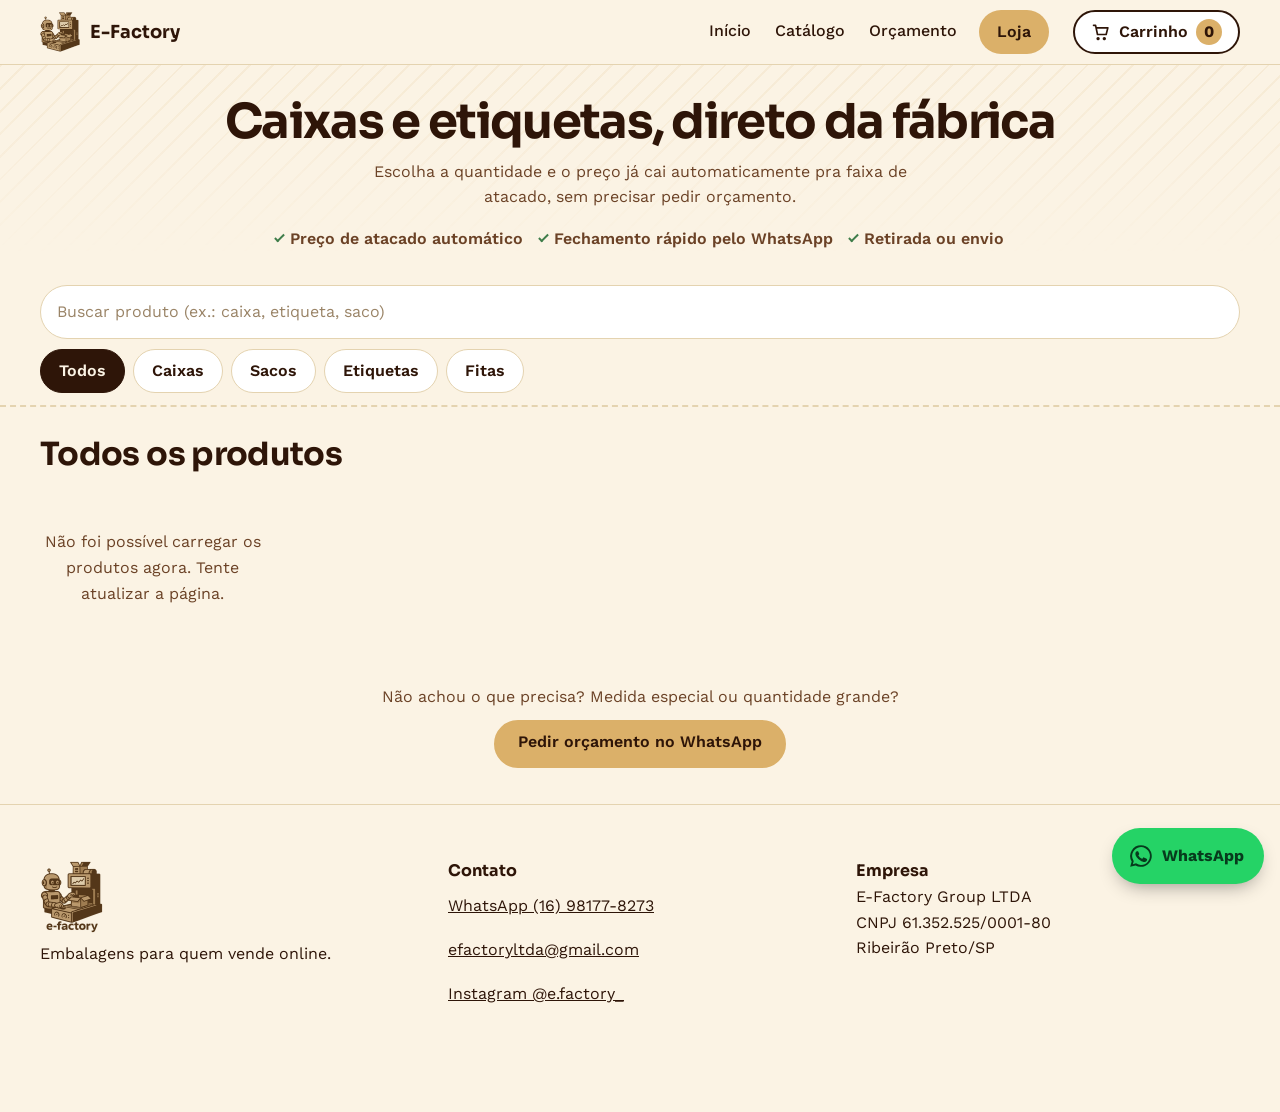
<file: loja.html>
<!DOCTYPE html>
<html lang="pt-BR">
<head>
<meta charset="UTF-8">
<meta name="viewport" content="width=device-width, initial-scale=1.0">
<title>Loja E-Factory | Caixas, sacos, etiquetas e fitas</title>
<link rel="icon" type="image/png" href="favicon.png">
<meta name="description" content="Monte seu pedido de embalagens com preço de atacado automático por quantidade e finalize no WhatsApp. Caixas, sacos de envio, etiquetas térmicas e fitas. Ribeirão Preto/SP.">
<link rel="canonical" href="https://efactory.com.br/loja.html">
<meta property="og:type" content="website">
<meta property="og:locale" content="pt_BR">
<meta property="og:site_name" content="E-Factory">
<meta property="og:title" content="Loja E-Factory | Caixas, sacos, etiquetas e fitas">
<meta property="og:description" content="Monte seu pedido de embalagens com preço de atacado automático por quantidade e finalize no WhatsApp. Caixas, sacos de envio, etiquetas térmicas e fitas. Ribeirão Preto/SP.">
<meta property="og:url" content="https://efactory.com.br/loja.html">
<meta property="og:image" content="https://efactory.com.br/img/og.jpg">
<meta property="og:image:width" content="1200">
<meta property="og:image:height" content="630">
<meta property="og:image:alt" content="E-Factory, embalagens para e-commerce">
<meta name="twitter:card" content="summary_large_image">
<meta name="twitter:title" content="Loja E-Factory | Caixas, sacos, etiquetas e fitas">
<meta name="twitter:description" content="Monte seu pedido de embalagens com preço de atacado automático por quantidade e finalize no WhatsApp. Caixas, sacos de envio, etiquetas térmicas e fitas. Ribeirão Preto/SP.">
<meta name="twitter:image" content="https://efactory.com.br/img/og.jpg">
<script type="application/ld+json">{"@context": "https://schema.org", "@type": "LocalBusiness", "name": "E-Factory", "legalName": "E-Factory Group LTDA", "taxID": "61.352.525/0001-80", "description": "Caixas de papelão, sacos de envio, etiquetas térmicas e fitas adesivas para quem vende online.", "url": "https://efactory.com.br/", "logo": "https://efactory.com.br/logo-full.png", "image": "https://efactory.com.br/img/og.jpg", "telephone": "+55 16 98177-8273", "email": "efactoryltda@gmail.com", "address": {"@type": "PostalAddress", "addressLocality": "Ribeirão Preto", "addressRegion": "SP", "addressCountry": "BR"}, "areaServed": "BR", "sameAs": ["https://www.instagram.com/e.factory_/"], "contactPoint": {"@type": "ContactPoint", "contactType": "sales", "telephone": "+55 16 98177-8273", "url": "https://wa.me/5516981778273", "availableLanguage": "pt-BR"}}</script>
<link rel="preload" href="fonts/sora-var-latin.woff2" as="font" type="font/woff2" crossorigin>
<link rel="preload" href="fonts/work-sans-var-latin.woff2" as="font" type="font/woff2" crossorigin>
<link rel="stylesheet" href="styles/base.css?v=cdc7740bd7">
<script src="js/fonte.js?v=11223b0f98"></script>
<style>
  /* tokens vêm de styles/base.css; aliases mantêm o CSS antigo da loja */
  :root{
    --cor-ouro: var(--caramelo);
    --cor-ouro-escuro: var(--caramelo-escuro);
    --cor-ouro-claro: var(--caramelo-claro);
    --cor-chocolate: var(--cafe);
    --cor-chocolate-suave: var(--cafe-suave);
    --cor-fundo: var(--creme);
    --cor-paper: var(--papel);
    --cor-linha: var(--linha);
    --cor-ok: var(--ok);
    --raio-borda: var(--raio);
    --espaco-1: var(--e1); --espaco-2: var(--e2); --espaco-3: var(--e3); --espaco-4: var(--e4);
  }
  *{ box-sizing:border-box; }
  body{
    margin:0; font-family:var(--fonte-texto); background:var(--cor-fundo); color:var(--cor-chocolate);
    -webkit-font-smoothing:antialiased;
  }
  h1,h2,h3{ font-family:var(--fonte-titulo); margin:0; line-height:1.2; }
  .container{ padding-left:var(--pad-x); padding-right:var(--pad-x); }
  a{ color:inherit; }

  /* ---------- cabeçalho ---------- */

  /* ---------- hero ---------- */
  .hero-loja{ position:relative; overflow:hidden; padding:40px 0 24px; text-align:center; }
  .hero-loja::before{
    content:""; position:absolute; inset:0;
    background-image:repeating-linear-gradient(135deg, rgba(219,176,105,0.12) 0px, rgba(219,176,105,0.12) 2px, transparent 2px, transparent 16px);
    -webkit-mask-image:linear-gradient(to bottom, black, transparent 90%);
    mask-image:linear-gradient(to bottom, black, transparent 90%);
    pointer-events:none;
  }
  .hero-loja > *{ position:relative; z-index:1; }
  .hero-loja h1{ margin-bottom:8px; }
  .hero-loja p{ color:var(--cor-chocolate-suave); font-size:16px; max-width:560px; margin:0 auto; }

  /* ---------- destaques ---------- */
  .secao{ padding:28px var(--pad-x); border-top:2px dashed var(--cor-linha); }
  .secao:first-of-type{ border-top:none; }
  .secao h2{ margin-bottom:16px; }
  .carrossel-destaques{ display:flex; gap:16px; overflow-x:auto; padding-bottom:8px; }
  .carrossel-destaques .card-produto{ min-width:220px; }

  /* ---------- grid de produtos ---------- */
  .grade-produtos{ display:grid; grid-template-columns:repeat(auto-fill, minmax(220px,1fr)); gap:18px; }
  .card-produto{
    position:relative;
    background:#fff; border:1px solid var(--cor-linha); border-radius:var(--raio-borda);
    overflow:hidden; display:flex; flex-direction:column;
    box-shadow:var(--sombra-card); transition:transform 0.15s, box-shadow 0.15s;
  }
  .card-produto:hover{ transform:translateY(-3px); box-shadow:0 16px 28px -16px rgba(46,21,8,0.34); }
  .card-produto .foto{
    width:100%; aspect-ratio:1/1; background:#fff; display:flex; align-items:center; justify-content:center;
    overflow:hidden; position:relative;
  }
  /* foto sempre inteira no card (contain): fotos 4:3 como D3/D6/D17 ganham respiro em vez de perder as laterais */
  .card-produto .foto img{ width:100%; height:100%; object-fit:contain; }
  .card-produto .foto .sem-foto{
    color:var(--cor-ouro-escuro); font-size:16px; text-align:center; padding:14px;
    border:1.5px dashed var(--cor-ouro-escuro); border-radius:8px; margin:14px;
  }
  .card-produto .miniaturas{
    display:flex; gap:6px; padding:8px 14px 0; background:#fff;
  }
  .card-produto .miniaturas button{
    width:38px; height:38px; padding:0; border:2px solid #fff; border-radius:6px; overflow:hidden;
    background:var(--cor-paper); cursor:pointer; opacity:0.85; box-shadow:0 1px 4px rgba(0,0,0,0.3);
  }
  .card-produto .miniaturas button.ativa{ border-color:var(--cor-ouro-escuro); opacity:1; }
  .card-produto .miniaturas button img{ width:100%; height:100%; object-fit:cover; display:block; }
  .selo-promo{
    position:absolute; top:8px; left:8px; background:#c24b3c; color:#fff; font-size:16px; font-weight:700;
    padding:3px 9px; border-radius:999px; letter-spacing:0.2px;
  }
  .card-produto .corpo{ padding:14px; display:flex; flex-direction:column; gap:8px; flex:1; }
  .card-produto h3{ font-size:var(--t-h3); font-weight:700; line-height:1.25; }
  .card-produto .faixa-info{ font-size:16px; color:var(--cor-chocolate-suave); }
  .preco-linha{ display:flex; align-items:baseline; gap:8px; margin-top:auto; }
  .preco-atual{ font-family:var(--fonte-titulo); font-weight:700; font-size:19px; color:var(--cor-chocolate); }
  .preco-riscado{ font-size:16px; color:var(--cor-chocolate-suave); text-decoration:line-through; }
  .linha-qtd{ display:flex; align-items:center; gap:8px; margin-top:4px; }
  .linha-qtd input{
    width:64px; padding:7px 8px; border:1px solid var(--cor-linha); border-radius:6px; font-size:16px; text-align:center;
  }
  .vazio{ text-align:center; color:var(--cor-chocolate-suave); padding:40px 0; }

  /* ---------- carrinho (painel lateral) ---------- */
  #fundo-carrinho{
    position:fixed; inset:0; background:rgba(46,21,8,0.45); z-index:100; display:none;
  }
  #painel-carrinho{
    position:fixed; top:0; right:0; height:100%; width:min(420px,100%); background:#fff; z-index:101;
    display:flex; flex-direction:column; transform:translateX(100%); transition:transform 0.25s ease;
    box-shadow:-16px 0 32px -20px rgba(46,21,8,0.4);
  }
  #painel-carrinho.aberto{ transform:translateX(0); }
  #fundo-carrinho.aberto{ display:block; }
  .painel-cabecalho{ display:flex; align-items:center; justify-content:space-between; padding:18px 20px; border-bottom:2px dashed var(--cor-linha); }
  .painel-cabecalho h2{ font-size:var(--t-h3); }
  #btn-fechar-carrinho{ background:none; border:none; font-size:22px; cursor:pointer; color:var(--cor-chocolate); }
  #itens-carrinho{ flex:1; overflow-y:auto; padding:14px 20px; }
  .item-carrinho{ display:flex; gap:12px; padding:12px 0; border-bottom:1px solid var(--cor-linha); }
  .item-carrinho img{ width:56px; height:56px; border-radius:8px; object-fit:cover; background:var(--cor-paper); flex-shrink:0; }
  .item-carrinho .info{ flex:1; }
  .item-carrinho h4{ font-size:16px; font-weight:600; margin-bottom:4px; }
  .item-carrinho .linha-controle{ display:flex; align-items:center; gap:8px; font-size:16px; }
  .item-carrinho .linha-controle input{ width:52px; padding:4px; border:1px solid var(--cor-linha); border-radius:6px; text-align:center; }
  .item-carrinho .remover{ background:none; border:none; color:#c24b3c; cursor:pointer; font-size:16px; text-decoration:underline; padding:0; }
  .item-carrinho .subtotal{ font-weight:700; font-size:16px; white-space:nowrap; }
  .rodape-carrinho{ padding:16px 20px; border-top:2px dashed var(--cor-linha); }
  .linha-total{ display:flex; justify-content:space-between; font-family:var(--fonte-titulo); font-weight:700; font-size:17px; margin-bottom:14px; }
  #form-checkout .field{ margin-bottom:10px; display:flex; flex-direction:column; gap:4px; }
  #form-checkout label{ font-size:16px; color:var(--cor-chocolate-suave); }
  .opcao-frete{
    display:flex; align-items:center; gap:10px; padding:8px 10px; border:1px solid var(--cor-linha);
    border-radius:8px; margin-bottom:6px; cursor:pointer; font-size:16px; transition:border-color 0.15s, background 0.15s;
  }
  .opcao-frete:hover{ border-color:var(--cor-ouro-escuro); background:var(--cor-paper); }
  .opcao-frete input{ margin:0; }
  .opcao-frete .nome-frete{ flex:1; }
  .opcao-frete .preco-frete{ font-weight:700; }
  #form-checkout input, #form-checkout textarea{
    padding:9px 10px; border:1px solid var(--cor-linha); border-radius:6px; font-size:16px; font-family:inherit;
  }
  #checkout-status{ font-size:16px; margin-top:8px; min-height:16px; }
  #checkout-status.erro{ color:#c24b3c; }
  #checkout-status.ok{ color:var(--cor-ok); }
  #tela-sucesso{ display:none; text-align:center; padding:20px; }
  #tela-sucesso h3{ font-size:var(--t-h3); margin-bottom:10px; }
  #tela-sucesso p{ color:var(--cor-chocolate-suave); font-size:16px; margin-bottom:18px; }
  #tela-sucesso a.btn{ display:inline-block; text-decoration:none; }


  /* ---------- UX v2 ---------- */
  html{ scroll-behavior:smooth; }
  body.com-barra{ padding-bottom:80px; }
  a:focus-visible, button:focus-visible, input:focus-visible, textarea:focus-visible{ outline:3px solid var(--cor-ouro-escuro); outline-offset:2px; }
  .ico{ flex-shrink:0; }
  .beneficios{ display:flex; flex-wrap:wrap; justify-content:center; gap:8px 18px; margin-top:16px; font-size:16px; font-weight:600; color:var(--cor-chocolate-suave); }
  .beneficios span::before{ content:""; display:inline-block; width:5px; height:10px; border:solid var(--cor-ok); border-width:0 2px 2px 0; transform:rotate(45deg); margin:0 8px 2px 0; }
  .barra-busca{ position:sticky; top:65px; z-index:40; background:var(--cor-fundo); padding:10px var(--pad-x); }
  .barra-busca input{ width:100%; padding:13px 16px; font-size:16px; border:1px solid var(--cor-linha); border-radius:999px; background:#fff; font-family:inherit; color:var(--cor-chocolate); }
  .barra-busca input::placeholder{ color:#9a8467; }
  .contagem-resultados{ font-size:16px; color:var(--cor-chocolate-suave); margin:2px 0 12px; }
  .esqueleto{ height:300px; border-radius:var(--raio-borda); background:linear-gradient(90deg,#f1e6cf 25%,#f8efdc 50%,#f1e6cf 75%); background-size:200% 100%; animation:brilho 1.2s infinite linear; }
  @keyframes brilho{ to{ background-position:-200% 0; } }
  .stepper{ display:flex; align-items:stretch; border:1px solid var(--cor-linha); border-radius:999px; overflow:hidden; background:#fff; }
  .stepper button{ display:flex; align-items:center; justify-content:center; padding:0; width:44px; min-width:44px; height:44px; border:none; background:var(--cor-paper); font-size:20px; font-weight:700; color:var(--cor-chocolate); cursor:pointer; }
  .stepper button:hover{ background:var(--cor-ouro-claro); }
  .stepper input{ min-width:0; width:52px; border:none !important; text-align:center; font-size:16px !important; padding:0 !important; -moz-appearance:textfield; background:#fff; }
  .stepper input::-webkit-outer-spin-button, .stepper input::-webkit-inner-spin-button{ -webkit-appearance:none; margin:0; }
  .card-produto .linha-qtd{ gap:8px; }
  .card-produto .faixa-info.desc{ display:-webkit-box; -webkit-line-clamp:3; -webkit-box-orient:vertical; overflow:hidden; }
  .dica-atacado{ font-size:16px; color:var(--cor-ok); font-weight:600; min-height:16px; }
  .card-produto .miniaturas button{ width:44px; height:44px; box-shadow:none; border-color:var(--linha); }
  .card-produto .foto img{ display:block; }
  .barra-carrinho{
    position:fixed; left:0; right:0; bottom:0; z-index:60; padding:10px 16px calc(10px + env(safe-area-inset-bottom));
    background:var(--cor-chocolate); color:#fff; display:none; align-items:center; justify-content:space-between; gap:12px;
    box-shadow:0 -8px 24px -12px rgba(46,21,8,0.5);
  }
  .barra-carrinho.visivel{ display:flex; }
  .barra-carrinho .resumo{ font-size:16px; line-height:1.3; }
  .barra-carrinho .resumo strong{ display:block; font-family:var(--fonte-titulo); font-size:17px; }
  .barra-carrinho .btn{ white-space:nowrap; }
  #toast{ position:fixed; left:50%; bottom:96px; transform:translate(-50%,20px); background:#fff; color:var(--cor-chocolate); border:1px solid var(--cor-linha); border-radius:999px; padding:10px 18px; font-size:16px; font-weight:600; box-shadow:var(--sombra-card); opacity:0; pointer-events:none; transition:opacity .2s, transform .2s; z-index:120; max-width:90vw; text-align:center; }
  #toast.mostra{ opacity:1; transform:translate(-50%,0); }

  .item-carrinho .stepper input{ width:44px; }
  .item-carrinho .remover{ min-height:44px; padding:0 4px; }
  .nota-whatsapp{ font-size:16px; color:var(--cor-chocolate-suave); background:var(--cor-paper); border-radius:8px; padding:10px 12px; margin-bottom:12px; line-height:1.4; }
  details.frete-opcional{ margin-bottom:12px; border:1px solid var(--cor-linha); border-radius:8px; padding:8px 12px; }
  details.frete-opcional summary{ cursor:pointer; font-size:16px; font-weight:600; min-height:44px; display:flex; align-items:center; }
  details.frete-opcional[open] summary{ margin-bottom:8px; }
  #form-checkout input, #form-checkout textarea{ font-size:16px; }
  #btn-finalizar{ min-height:52px; }
  .card-produto .linha-qtd .btn{ padding-left:12px; padding-right:12px; }
  .vazio-carrinho{ text-align:center; padding:40px 10px; color:var(--cor-chocolate-suave); }
  .vazio-carrinho .btn{ margin-top:14px; }
  .wa-ajuda{ text-align:center; padding:22px 20px 8px; }
  .wa-ajuda p{ margin:0 0 10px; color:var(--cor-chocolate-suave); font-size:16px; }
  @media (max-width:520px){
    .grade-produtos{ grid-template-columns:repeat(2,1fr); gap:12px; }
    .card-produto .corpo{ padding:10px; }
    .preco-atual{ font-size:17px; }
    .linha-qtd{ flex-direction:column; align-items:stretch; }
    .linha-qtd .stepper{ justify-content:space-between; }
    .linha-qtd .stepper input{ flex:1; width:auto; min-width:0; }
    .linha-qtd input{ width:auto; }
    .carrossel-destaques .card-produto{ min-width:200px; }
    #painel-carrinho{ width:100%; }
  }
  #painel-carrinho{ overflow-y:auto; }
  #itens-carrinho{ flex:1 0 auto; min-height:120px; overflow:visible; }
  .item-carrinho .subtotal{ flex-shrink:0; }
  .item-carrinho .info{ min-width:0; }
  .item-carrinho .linha-controle{ flex-wrap:wrap; }
  .hero-loja{ padding-top:28px !important; }
  .linha-total{ gap:12px; align-items:baseline; flex-wrap:wrap; }
  .linha-total span:last-child{ margin-left:auto; white-space:nowrap; }
  #painel-carrinho{ visibility:hidden; box-shadow:none; transition:transform .25s ease, visibility 0s linear .25s; }
  #painel-carrinho.aberto{ visibility:visible; box-shadow:-16px 0 32px -20px rgba(46,21,8,0.4); transition-delay:0s; }
  @media (prefers-reduced-motion:reduce){ *{ transition:none !important; animation:none !important; } }
  body.com-barra .wa-flutuante{ bottom:calc(88px + env(safe-area-inset-bottom)); }
  @media (max-width:760px){ .barra-busca{ position:static; } } /* mobile: header fixo + busca rolando com a página */
  @media (max-width:359px){ .grade-produtos{ grid-template-columns:1fr; } }
  @media (max-width:480px){ .hero-loja{ padding-top:40px !important; } .item-carrinho .linha-controle{ gap:4px 8px; } }
  .chips{ display:flex; gap:8px; margin-top:10px; overflow-x:auto; scrollbar-width:none; padding-bottom:2px; }
  .chips::-webkit-scrollbar{ display:none; }
  .chips button{ flex:none; min-height:44px; padding:0 18px; border:1px solid var(--linha); border-radius:999px; background:var(--branco); color:var(--cafe); font-weight:600; font-size:16px; cursor:pointer; }
  .chips button[aria-pressed="true"]{ background:var(--cafe); border-color:var(--cafe); color:var(--creme); }
  .selo-medida{ position:absolute; right:8px; top:8px; z-index:1; background:var(--cafe); color:var(--creme); font-weight:700; font-size:16px; line-height:1.2; padding:6px 10px; border-radius:6px; }
</style>
</head>
<body>

<header class="topo">
  <div class="topo-linha">
    <a class="marca" href="index.html" aria-label="E-Factory, início">
      <img src="img/logo-icone-80.png" alt="" width="40" height="40">
      <span>E-Factory</span>
    </a>
    <nav class="nav" aria-label="Navegação principal">
      <a href="index.html">Início</a>
      <a href="catalogo.html">Catálogo</a>
      <a href="orcamento.html">Orçamento</a>
      <a class="nav-loja" href="loja.html" aria-current="page">Loja</a>
    </nav>
    <button id="btn-carrinho" class="btn-carrinho" type="button" aria-label="Abrir carrinho">
      <svg class="ico" viewBox="0 0 24 24" width="20" height="20" aria-hidden="true"><path fill="none" stroke="currentColor" stroke-width="2" stroke-linecap="round" stroke-linejoin="round" d="M3 4h2.5l2.3 11h10.4l2-8H6.5M9.5 20a1 1 0 1 0 0 .01M17 20a1 1 0 1 0 0 .01"/></svg><span class="txt">Carrinho</span><span id="contador-carrinho" class="contador">0</span>
    </button>
  </div>
</header>

<section class="hero-loja container">
  <h1>Caixas e etiquetas, direto da fábrica</h1>
  <p>Escolha a quantidade e o preço já cai automaticamente pra faixa de atacado, sem precisar pedir orçamento.</p>
  <div class="beneficios"><span>Preço de atacado automático</span><span>Fechamento rápido pelo WhatsApp</span><span>Retirada ou envio</span></div>
</section>

<div class="container barra-busca">
  <input type="search" id="busca" placeholder="Buscar produto (ex.: caixa, etiqueta, saco)" aria-label="Buscar produto" autocomplete="off">
  <div class="chips" role="group" aria-label="Filtrar por categoria">
    <button type="button" data-cat="" aria-pressed="true">Todos</button>
    <button type="button" data-cat="caixas" aria-pressed="false">Caixas</button>
    <button type="button" data-cat="sacos" aria-pressed="false">Sacos</button>
    <button type="button" data-cat="etiquetas" aria-pressed="false">Etiquetas</button>
    <button type="button" data-cat="fitas" aria-pressed="false">Fitas</button>
  </div>
</div>

<section class="secao container" id="secao-destaques" style="display:none;">
  <h2>Destaques</h2>
  <div class="carrossel-destaques" id="lista-destaques"></div>
</section>

<section class="secao container">
  <h2>Todos os produtos</h2>
  <div class="contagem-resultados" id="contagem-resultados" aria-live="polite"></div>
  <div class="grade-produtos" id="grade-produtos"><div class="esqueleto"></div><div class="esqueleto"></div><div class="esqueleto"></div><div class="esqueleto"></div></div>
  <div class="vazio" id="loja-vazia" style="display:none;">Nenhum produto encontrado. Tente outra palavra ou fale com a gente no WhatsApp.</div>
  <div class="wa-ajuda"><p>Não achou o que precisa? Medida especial ou quantidade grande?</p><a class="btn" style="display:inline-block;text-decoration:none;" href="https://wa.me/5516981778273?text=Ol%C3%A1%21+Preciso+de+um+or%C3%A7amento+de+embalagens." target="_blank" rel="noopener">Pedir orçamento no WhatsApp</a></div>
</section>

<footer class="rodape">
  <div class="rodape-grade">
    <div class="rodape-col">
      <img src="img/logo-rodape-144.png" alt="E-Factory" class="rodape-logo" width="63" height="72" loading="lazy">
      <p>Embalagens para quem vende online.</p>
    </div>
    <div class="rodape-col">
      <h2 class="rodape-titulo">Contato</h2>
      <ul>
        <li><a href="https://wa.me/5516981778273" rel="noopener noreferrer" target="_blank">WhatsApp (16) 98177-8273</a></li>
        <li><a href="mailto:efactoryltda@gmail.com">efactoryltda@gmail.com</a></li>
        <li><a href="https://www.instagram.com/e.factory_/" rel="noreferrer" target="_blank">Instagram @e.factory_</a></li>
      </ul>
    </div>
    <div class="rodape-col">
      <h2 class="rodape-titulo">Empresa</h2>
      <p>E-Factory Group LTDA<br>CNPJ 61.352.525/0001-80<br>Ribeirão Preto/SP</p>
    </div>
  </div>
</footer>

<!-- ---------- Carrinho ---------- -->
<div id="fundo-carrinho"></div>
<aside id="painel-carrinho" role="dialog" aria-modal="true" aria-label="Seu carrinho">
  <div class="painel-cabecalho">
    <h2>Seu carrinho</h2>
    <button id="btn-fechar-carrinho" aria-label="Fechar carrinho" style="min-width:44px;min-height:44px;"><svg viewBox="0 0 24 24" width="22" height="22" aria-hidden="true"><path d="M5 5l14 14M19 5L5 19" stroke="currentColor" stroke-width="2.200" stroke-linecap="round"/></svg></button>
  </div>

  <div id="itens-carrinho"></div>

  <div class="rodape-carrinho" id="rodape-carrinho">
    <div class="nota-whatsapp">Preço, frete e prazo são confirmados no WhatsApp antes de fechar. Você não paga nada aqui: ao tocar em <strong>Finalizar no WhatsApp</strong>, seu pedido segue pronto para a conversa.</div>
    <details class="frete-opcional"><summary>Calcular frete (opcional)</summary>
    <div class="bloco-frete">
      <label for="chk-cep" style="font-size:16px; color:var(--cor-chocolate-suave); display:block; margin-bottom:4px;">CEP de entrega</label>
      <div style="display:flex; gap:8px; margin-bottom:8px;">
        <input type="text" id="chk-cep" placeholder="00000-000" maxlength="9" inputmode="numeric" autocomplete="postal-code" style="flex:1; padding:9px 10px; border:1px solid var(--cor-linha); border-radius:6px; font-size:16px; min-width:0;">
        <button type="button" class="btn btn-sec" id="btn-calcular-frete">Calcular frete</button>
      </div>
      <div id="opcoes-frete"></div>
      <div id="frete-status" style="font-size:16px; color:var(--cor-chocolate-suave); margin-bottom:10px;"></div>
    </div></details>

    <div class="linha-total"><span id="rotulo-total">Subtotal dos produtos</span><span id="total-carrinho">R$ 0,00</span></div>

    <form id="form-checkout">
      <div class="field"><label for="chk-nome">Seu nome (opcional)</label><input type="text" id="chk-nome" autocomplete="name"></div>
      <div class="field"><label for="chk-obs">Observação (opcional)</label><textarea id="chk-obs" rows="2"></textarea></div>
      <button type="submit" class="btn" id="btn-finalizar" style="width:100%;">Finalizar no WhatsApp</button>
      <div id="checkout-status"></div>
    </form>
  </div>
</aside>

<div class="barra-carrinho" id="barra-carrinho">
  <div class="resumo"><span id="barra-itens">0 itens</span><strong id="barra-total">R$ 0,00</strong></div>
  <button class="btn" id="btn-barra-carrinho" type="button">Ver carrinho e finalizar</button>
</div>
<div id="toast" role="status" aria-live="polite"></div>
<a class="wa-flutuante" aria-label="Falar no WhatsApp" href="https://wa.me/5516981778273?text=Ol%C3%A1%21+Preciso+de+ajuda+com+a+loja+da+E-Factory." rel="noopener noreferrer" target="_blank"><svg viewBox="0 0 24 24" aria-hidden="true"><path fill="currentColor" d="M12 2a10 10 0 0 0-8.6 15.1L2 22l5-1.3A10 10 0 1 0 12 2zm0 18.2a8.2 8.2 0 0 1-4.2-1.2l-.3-.2-3 .8.8-2.9-.2-.3A8.2 8.2 0 1 1 12 20.2zm4.5-6.1c-.2-.1-1.5-.7-1.7-.8-.2-.1-.4-.1-.6.1l-.8 1c-.1.2-.3.2-.5.1a6.7 6.7 0 0 1-3.3-2.9c-.2-.4.2-.4.7-1.3.1-.2 0-.3 0-.5l-.8-1.8c-.2-.5-.4-.4-.6-.4h-.5a1 1 0 0 0-.7.3 3 3 0 0 0-.9 2.2 5.2 5.2 0 0 0 1.1 2.8 11.8 11.8 0 0 0 4.5 4c1.7.7 2.3.8 3.2.6a2.7 2.7 0 0 0 1.8-1.3 2.2 2.2 0 0 0 .2-1.3c-.1-.1-.2-.2-.5-.3z"/></svg><span>WhatsApp</span></a>

<script>
// ============================================================
// CONFIGURAÇÃO — mesma URL e chave "anon public" do ERP.
// ============================================================
// URL e chave anon pública vêm de js/fonte.js (fonte única de produtos/preços da home e da loja).
const SUPABASE_URL = EFonte.SUPABASE_URL;
const SUPABASE_ANON_KEY = EFonte.SUPABASE_ANON_KEY;
const WHATSAPP_NUMERO = "5516981778273"; // (16) 98177-8273 — troque se for outro número de vendas
// ============================================================


function fmtMoeda(n){ return 'R$ ' + Number(n || 0).toLocaleString('pt-BR', {minimumFractionDigits:2, maximumFractionDigits:2}); }

let produtos = [];
let produtosCarregados = false; // vira true só quando a RPC responde com a lista
let precosDisponiveis = false;
let carrinho = [];
let freteEscolhido = null; // { servico, transportadora, preco, prazo_dias } — precisa recalcular sempre que o carrinho muda
try {
  carrinho = JSON.parse(localStorage.getItem('efactory_carrinho') || '[]');
} catch (e) { carrinho = []; }

function salvarCarrinho(){
  try { localStorage.setItem('efactory_carrinho', JSON.stringify(carrinho)); } catch (e) {}
}

// Calcula o preço por unidade pra uma quantidade, usando as faixas do produto
// (mesma lógica da função calcular_preco_loja no banco — isso aqui só serve
// pra MOSTRAR o preço; quem confirma de verdade é o servidor no fechamento).
function precoParaQuantidade(produto, quantidade){
  let preco = produto.preco_venda;
  const faixas = (produto.faixas || []).slice().sort((a,b) => a.quantidade_minima - b.quantidade_minima);
  faixas.forEach(f => { if (quantidade >= f.quantidade_minima) preco = f.preco_unitario; });
  if (produto.promocao_ativa && produto.promocao_preco != null && produto.promocao_preco < preco) {
    preco = produto.promocao_preco;
  }
  return preco;
}

function proximaFaixaTexto(produto, quantidade){
  const faixas = (produto.faixas || []).slice().sort((a,b) => a.quantidade_minima - b.quantidade_minima);
  const proxima = faixas.find(f => f.quantidade_minima > quantidade);
  if (!proxima) return '';
  return `A partir de ${proxima.quantidade_minima} un: ${fmtMoeda(proxima.preco_unitario)}/un.`;
}

async function carregarProdutos(){
  let data = null, error = null;
  try { data = await EFonte.listarProdutos(); } catch (e) { error = e; }
  if (error) {
    document.getElementById('grade-produtos').innerHTML = '<p class="vazio">Não foi possível carregar os produtos agora. Tente atualizar a página.</p>';
    console.error(error);
    return;
  }
  produtos = Array.isArray(data) ? data : [];
  produtosCarregados = Array.isArray(data);
  renderDestaques();
  renderGrade();
  renderCarrinho();
}

// Produtos sem foto individual (caixas sem código D e sacos) usam a foto da categoria:
// mostramos a medida num selo sobre a foto para diferenciar.
function seloMedida(produto){
  const semFotoPropria = produto.categoria === 'sacos' || (produto.categoria === 'caixas' && !/\bD\d+\b/.test(produto.nome));
  if (!semFotoPropria) return '';
  const m = (produto.nome.match(/(\d+(?:,\d+)?(?:x\d+(?:,\d+)?){1,2})\s*cm/i) || [])[1];
  return m ? `<span class="selo-medida">${m.split('x').join(' x ')} cm</span>` : '';
}

function fotoOuPlaceholder(produto){
  const foto = (produto.fotos && produto.fotos[0]) ? produto.fotos[0].url : null;
  if (foto) {
    return `<img data-foto-principal loading="lazy" decoding="async" width="400" height="400" src="${foto}" alt="${produto.nome}">`;
  }
  return `<div class="sem-foto">Foto em breve</div>`;
}

// Miniaturas ficam ABAIXO da foto (não por cima), para a foto principal aparecer inteira.
function miniaturasHTML(produto){
  if (!produto.fotos || produto.fotos.length < 2) return '';
  return `<div class="miniaturas">${produto.fotos.map((f, i) => `<button type="button" class="${i === 0 ? 'ativa' : ''}" data-foto-mini="${f.url}" aria-label="Ver foto ${i + 1} de ${produto.nome}"><img src="${f.url}" alt="" loading="lazy" width="44" height="44"></button>`).join('')}</div>`;
}

document.addEventListener('click', (e) => {
  const mini = e.target.closest('[data-foto-mini]');
  if (!mini) return;
  const area = mini.closest('.card-produto');
  const principal = area.querySelector('[data-foto-principal]');
  if (principal) principal.src = mini.dataset.fotoMini;
  area.querySelectorAll('[data-foto-mini]').forEach(b => b.classList.toggle('ativa', b === mini));
});

function cardProdutoHTML(p){
  const precoBase = precoParaQuantidade(p, 1);
  const temPromo = p.promocao_ativa && p.promocao_preco != null && p.promocao_preco < p.preco_venda;
  const dica = proximaFaixaTexto(p, 1);
  return `
    <div class="card-produto" data-id="${p.id}">
      <div class="foto">
        ${temPromo ? '<span class="selo-promo">Promoção</span>' : ''}
        ${seloMedida(p)}
        ${fotoOuPlaceholder(p)}
      </div>
      ${miniaturasHTML(p)}
      <div class="corpo">
        <h3>${p.nome}</h3>
        ${p.descricao ? `<div class="faixa-info desc">${p.descricao}</div>` : ''}
        <div class="preco-linha">
          <span class="preco-atual" data-preco>${fmtMoeda(precoBase)}</span>
          ${temPromo ? `<span class="preco-riscado">${fmtMoeda(p.preco_venda)}</span>` : ''}
        </div>
        <div class="dica-atacado" data-dica>${dica}</div>
        <div class="linha-qtd">
          <div class="stepper"><button type="button" data-menos aria-label="Diminuir quantidade de ${p.nome}"><svg viewBox="0 0 24 24" width="16" height="16" aria-hidden="true"><path d="M5 12h14" stroke="currentColor" stroke-width="2.500" stroke-linecap="round"/></svg></button><input type="number" inputmode="numeric" min="1" step="1" value="1" data-qtd aria-label="Quantidade de ${p.nome}"><button type="button" data-mais aria-label="Aumentar quantidade de ${p.nome}"><svg viewBox="0 0 24 24" width="16" height="16" aria-hidden="true"><path d="M5 12h14M12 5v14" stroke="currentColor" stroke-width="2.500" stroke-linecap="round"/></svg></button></div>
          <button type="button" class="btn" data-add style="flex:1;" aria-label="Adicionar ${p.nome} ao carrinho">Adicionar</button>
        </div>
      </div>
    </div>
  `;
}

function renderDestaques(){
  const destaques = produtos.filter(p => p.destaque);
  const secao = document.getElementById('secao-destaques');
  const lista = document.getElementById('lista-destaques');
  if (!destaques.length || termoBusca || categoriaAtiva) { secao.style.display = 'none'; return; }
  secao.style.display = 'block';
  lista.innerHTML = destaques.map(cardProdutoHTML).join('');
  ligarEventosCards(lista);
}

let termoBusca = '';
// Filtro por categoria (?cat=caixas|sacos|etiquetas|fitas) — combina com a busca livre (?q=).
const CATEGORIAS = ['caixas', 'sacos', 'etiquetas', 'fitas'];
let categoriaAtiva = '';
function definirCategoria(cat, atualizarUrl){
  categoriaAtiva = CATEGORIAS.includes(cat) ? cat : '';
  document.querySelectorAll('.chips [data-cat]').forEach(b => b.setAttribute('aria-pressed', String(b.dataset.cat === categoriaAtiva)));
  if (atualizarUrl) {
    try {
      const u = new URL(location.href);
      if (categoriaAtiva) u.searchParams.set('cat', categoriaAtiva); else u.searchParams.delete('cat');
      history.replaceState(null, '', u);
    } catch (e) {}
  }
}
document.querySelectorAll('.chips [data-cat]').forEach(b => b.addEventListener('click', () => { definirCategoria(b.dataset.cat, true); renderGrade(); }));
function norm(t){ return (t || '').toString().normalize('NFD').replace(/[\u0300-\u036f]/g, '').toLowerCase(); }
function renderGrade(){
  const grade = document.getElementById('grade-produtos');
  const q = norm(termoBusca).trim();
  const lista = produtos.filter(p => (!categoriaAtiva || p.categoria === categoriaAtiva) && (!q || norm(p.nome + ' ' + (p.descricao || '')).includes(q)));
  const filtrando = !!(q || categoriaAtiva);
  document.getElementById('loja-vazia').style.display = lista.length ? 'none' : 'block';
  document.getElementById('contagem-resultados').textContent = produtos.length ? (filtrando ? `${lista.length} de ${produtos.length} produtos` : `${produtos.length} produtos`) : '';
  document.getElementById('secao-destaques').style.display = (filtrando || !produtos.some(p => p.destaque)) ? 'none' : 'block';
  grade.innerHTML = lista.map(cardProdutoHTML).join('');
  ligarEventosCards(grade);
}
document.getElementById('busca').addEventListener('input', (e) => { termoBusca = e.target.value; renderGrade(); });

function ligarEventosCards(container){
  container.querySelectorAll('.card-produto').forEach(card => {
    const id = card.dataset.id;
    const produto = produtos.find(p => p.id === id);
    const inputQtd = card.querySelector('[data-qtd]');
    const precoEl = card.querySelector('[data-preco]');
    const dicaEl = card.querySelector('[data-dica]');

    inputQtd.addEventListener('input', () => {
      const qtd = Math.max(1, parseInt(inputQtd.value) || 1);
      precoEl.textContent = fmtMoeda(precoParaQuantidade(produto, qtd));
      dicaEl.textContent = proximaFaixaTexto(produto, qtd);
    });

    card.querySelector('[data-menos]').addEventListener('click', () => { inputQtd.value = Math.max(1, (parseInt(inputQtd.value) || 1) - 1); inputQtd.dispatchEvent(new Event('input')); });
    card.querySelector('[data-mais]').addEventListener('click', () => { inputQtd.value = (parseInt(inputQtd.value) || 1) + 1; inputQtd.dispatchEvent(new Event('input')); });
    card.querySelector('[data-add]').addEventListener('click', () => {
      const qtd = Math.max(1, parseInt(inputQtd.value) || 1);
      adicionarAoCarrinho(produto, qtd, false);
      inputQtd.value = 1; inputQtd.dispatchEvent(new Event('input'));
    });
  });
}

function adicionarAoCarrinho(produto, quantidade, abrir){
  const existente = carrinho.find(i => i.produto_id === produto.id);
  if (existente) {
    existente.quantidade += quantidade;
  } else {
    carrinho.push({ produto_id: produto.id, nome: produto.nome, foto: (produto.fotos && produto.fotos[0]) ? produto.fotos[0].url : null, quantidade });
  }
  limparFreteEscolhido();
  salvarCarrinho();
  renderCarrinho();
  mostrarToast(`${quantidade}x ${produto.nome} adicionado`);
  if (abrir) abrirCarrinho();
}
let toastTimer;
function mostrarToast(txt){
  const t = document.getElementById('toast');
  t.textContent = txt; t.classList.add('mostra');
  clearTimeout(toastTimer); toastTimer = setTimeout(() => t.classList.remove('mostra'), 2200);
}

// Qualquer mudança no carrinho invalida o frete já calculado (peso/quantidade mudou).
function limparFreteEscolhido(){
  freteEscolhido = null;
  const opcoes = document.getElementById('opcoes-frete');
  const status = document.getElementById('frete-status');
  if (opcoes) opcoes.innerHTML = '';
  if (status) status.textContent = '';
}

function renderCarrinho(){
  const cont = document.getElementById('itens-carrinho');
  document.getElementById('contador-carrinho').textContent = carrinho.reduce((s,i) => s + i.quantidade, 0);

  if (!carrinho.length) {
    cont.innerHTML = '<div class="vazio-carrinho"><p>Seu carrinho está vazio.</p><button type="button" class="btn" id="btn-continuar-vazio">Ver produtos</button></div>';
    const bv = document.getElementById('btn-continuar-vazio'); if (bv) bv.addEventListener('click', fecharCarrinho);
    atualizarBarra(0, 0);
    document.getElementById('rodape-carrinho').style.display = 'none';
    document.getElementById('rotulo-total').textContent = 'Subtotal dos produtos';
    document.getElementById('total-carrinho').textContent = '';
    return;
  }

  document.getElementById('rodape-carrinho').style.display = '';
  // Sem fonte (RPC fora do ar ou item que saiu do catálogo): nenhum preço é exibido,
  // nem R$ 0,00 — o pedido segue com "preço a confirmar no WhatsApp".
  precosDisponiveis = produtosCarregados && carrinho.every(i => produtos.some(p => p.id === i.produto_id));
  let total = 0;
  cont.innerHTML = carrinho.map((item, idx) => {
    const produto = produtos.find(p => p.id === item.produto_id);
    const preco = produto ? precoParaQuantidade(produto, item.quantidade) : 0;
    const subtotal = preco * item.quantidade;
    total += subtotal;
    return `
      <div class="item-carrinho" data-idx="${idx}">
        ${item.foto ? `<img src="${item.foto}" alt="" width="56" height="56" loading="lazy">` : `<div style="width:56px;height:56px;border-radius:8px;background:var(--cor-paper);flex-shrink:0;"></div>`}
        <div class="info">
          <h4>${item.nome}</h4>
          <div class="linha-controle">
            <div class="stepper"><button type="button" data-c-menos aria-label="Diminuir quantidade de ${item.nome}"><svg viewBox="0 0 24 24" width="16" height="16" aria-hidden="true"><path d="M5 12h14" stroke="currentColor" stroke-width="2.500" stroke-linecap="round"/></svg></button><input type="number" inputmode="numeric" min="1" step="1" value="${item.quantidade}" data-qtd-carrinho aria-label="Quantidade de ${item.nome}"><button type="button" data-c-mais aria-label="Aumentar quantidade de ${item.nome}"><svg viewBox="0 0 24 24" width="16" height="16" aria-hidden="true"><path d="M5 12h14M12 5v14" stroke="currentColor" stroke-width="2.500" stroke-linecap="round"/></svg></button></div>
            <button type="button" class="remover" data-remover aria-label="Remover ${item.nome} do carrinho">remover</button>
          </div>
        </div>
        <div class="subtotal">${precosDisponiveis ? fmtMoeda(subtotal) : ''}</div>
      </div>
    `;
  }).join('');

  if (freteEscolhido) total += freteEscolhido.preco;
  document.getElementById('rotulo-total').textContent = !precosDisponiveis ? 'Preços confirmados no WhatsApp' : (freteEscolhido ? 'Total' : 'Subtotal dos produtos');
  document.getElementById('total-carrinho').textContent = precosDisponiveis ? fmtMoeda(total) : '';
  atualizarBarra(carrinho.reduce((s,i) => s + i.quantidade, 0), total);

  cont.querySelectorAll('.item-carrinho').forEach(el => {
    const idx = parseInt(el.dataset.idx);
    el.querySelector('[data-qtd-carrinho]').addEventListener('input', (e) => {
      const v = Math.max(1, parseInt(e.target.value) || 1);
      carrinho[idx].quantidade = v;
      limparFreteEscolhido();
      salvarCarrinho();
      renderCarrinho();
    });
    el.querySelector('[data-c-menos]').addEventListener('click', () => { carrinho[idx].quantidade = Math.max(1, carrinho[idx].quantidade - 1); limparFreteEscolhido(); salvarCarrinho(); renderCarrinho(); });
    el.querySelector('[data-c-mais]').addEventListener('click', () => { carrinho[idx].quantidade += 1; limparFreteEscolhido(); salvarCarrinho(); renderCarrinho(); });
    el.querySelector('[data-remover]').addEventListener('click', () => {
      carrinho.splice(idx, 1);
      limparFreteEscolhido();
      salvarCarrinho();
      renderCarrinho();
    });
  });
}

function atualizarBarra(qtd, total){
  const b = document.getElementById('barra-carrinho');
  b.classList.toggle('visivel', qtd > 0);
  document.body.classList.toggle('com-barra', qtd > 0);
  document.getElementById('barra-itens').textContent = qtd + (qtd === 1 ? ' item' : ' itens') + (precosDisponiveis && !freteEscolhido ? ' · subtotal' : '');
  document.getElementById('barra-total').textContent = precosDisponiveis && qtd > 0 ? fmtMoeda(total) : '';
}

async function calcularFrete(){
  const cepInput = document.getElementById('chk-cep');
  const statusEl = document.getElementById('frete-status');
  const opcoesEl = document.getElementById('opcoes-frete');
  const cep = cepInput.value.replace(/\D/g, '');

  if (cep.length !== 8) {
    statusEl.textContent = 'Digite um CEP válido (8 números).';
    return;
  }
  if (!carrinho.length) return;

  statusEl.textContent = 'Calculando...';
  opcoesEl.innerHTML = '';
  freteEscolhido = null;

  try {
    const resp = await fetch(`${SUPABASE_URL}/functions/v1/calcular-frete`, {
      method: 'POST',
      headers: { 'Content-Type': 'application/json', apikey: SUPABASE_ANON_KEY, Authorization: `Bearer ${SUPABASE_ANON_KEY}` },
      body: JSON.stringify({
        cep_destino: cep,
        itens: carrinho.map(i => ({ produto_id: i.produto_id, quantidade: i.quantidade })),
      }),
    });
    const dados = await resp.json();

    if (!resp.ok || dados.erro) {
      statusEl.textContent = dados.erro || 'Não foi possível calcular o frete agora.';
      return;
    }
    if (!dados.opcoes || !dados.opcoes.length) {
      statusEl.textContent = 'Nenhuma transportadora disponível pra esse CEP no momento.';
      return;
    }

    statusEl.textContent = '';
    opcoesEl.innerHTML = dados.opcoes.map((o, idx) => `
      <label class="opcao-frete">
        <input type="radio" name="opcao-frete" value="${idx}">
        <span class="nome-frete">${o.transportadora ? o.transportadora + ' - ' : ''}${o.servico}${o.prazo_dias ? ` (${o.prazo_dias} dia${o.prazo_dias > 1 ? 's' : ''} úteis)` : ''}</span>
        <span class="preco-frete">${fmtMoeda(o.preco)}</span>
      </label>
    `).join('');

    opcoesEl.querySelectorAll('input[name="opcao-frete"]').forEach((radio, idx) => {
      radio.addEventListener('change', () => {
        freteEscolhido = dados.opcoes[idx];
        renderCarrinho();
      });
    });
  } catch (err) {
    statusEl.textContent = 'Não foi possível calcular o frete agora. Tente de novo em instantes.';
    console.error(err);
  }
}
document.getElementById('btn-calcular-frete').addEventListener('click', calcularFrete);

function abrirCarrinho(){
  document.getElementById('painel-carrinho').classList.add('aberto'); document.body.style.overflow = 'hidden';
  document.getElementById('fundo-carrinho').classList.add('aberto');
}
function fecharCarrinho(){
  document.getElementById('painel-carrinho').classList.remove('aberto'); document.body.style.overflow = '';
  document.getElementById('fundo-carrinho').classList.remove('aberto');
}
document.getElementById('btn-carrinho').addEventListener('click', abrirCarrinho);
document.getElementById('btn-barra-carrinho').addEventListener('click', abrirCarrinho);
document.addEventListener('keydown', (e) => { if (e.key === 'Escape') fecharCarrinho(); });
document.getElementById('btn-fechar-carrinho').addEventListener('click', fecharCarrinho);
document.getElementById('fundo-carrinho').addEventListener('click', fecharCarrinho);

document.getElementById('form-checkout').addEventListener('submit', (e) => {
  e.preventDefault();
  if (!carrinho.length) return;

  const nome = document.getElementById('chk-nome').value.trim();
  const obs = document.getElementById('chk-obs').value.trim();

  const resumoItens = carrinho.map(i => `- ${i.quantidade}x ${i.nome}`).join('\n');
  const total = document.getElementById('total-carrinho').textContent;
  const linhasTotais = !precosDisponiveis
    ? `Preço, frete e total: a confirmar no WhatsApp`
    : freteEscolhido
      ? `Frete: ${freteEscolhido.servico} (${fmtMoeda(freteEscolhido.preco)})\nTotal: ${total}`
      : `Subtotal dos produtos: ${total}\nFrete: a combinar (total final definido no WhatsApp)`;

  let mensagem = `Olá! Quero fechar este pedido:\n\n${resumoItens}\n\n${linhasTotais}`;
  if (nome) mensagem += `\n\nMeu nome: ${nome}`;
  if (obs) mensagem += `\nObs: ${obs}`;

  window.open(`https://wa.me/${WHATSAPP_NUMERO}?text=${encodeURIComponent(mensagem)}`, '_blank');
});

try {
  const params = new URLSearchParams(location.search);
  const q0 = params.get('q'); if (q0) { termoBusca = q0; document.getElementById('busca').value = q0; }
  const c0 = params.get('cat'); if (c0) definirCategoria(c0, false);
} catch (e) {}
renderCarrinho();
carregarProdutos();
</script>
</body>
</html>
</file>
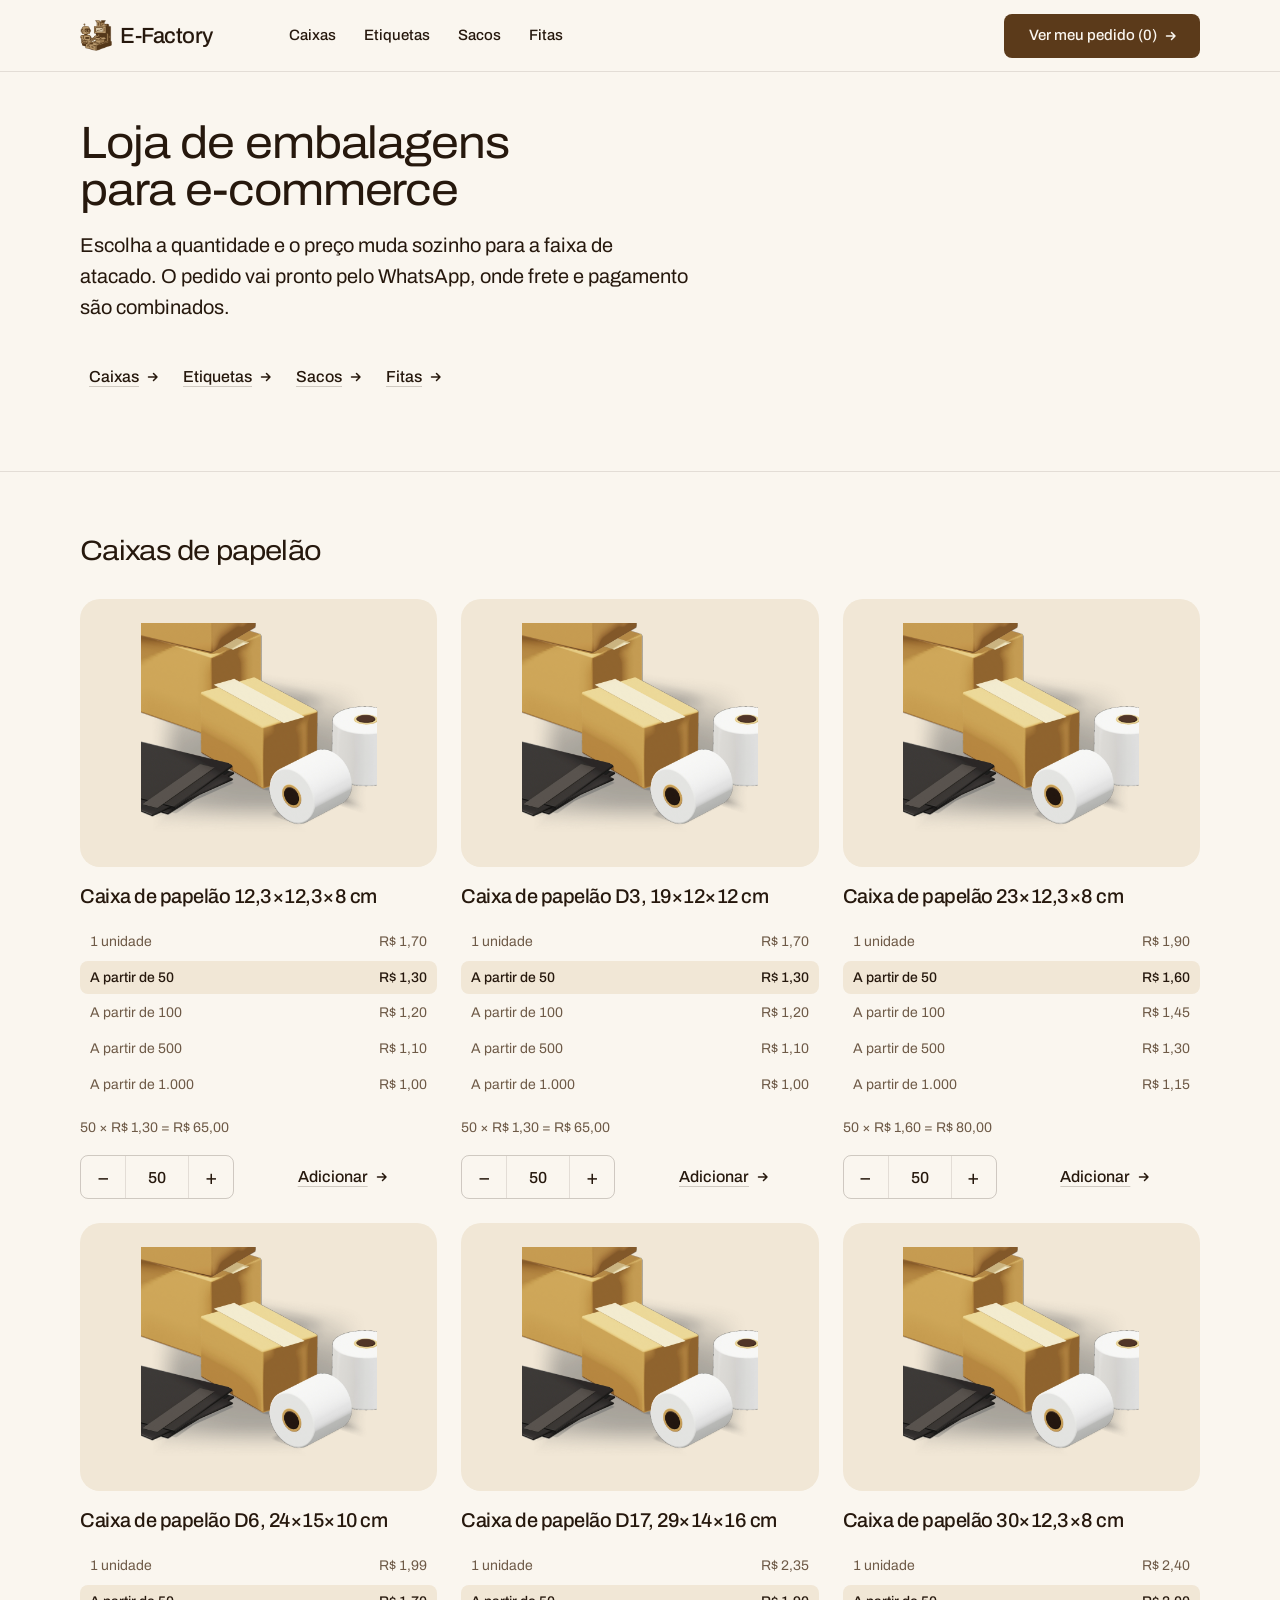
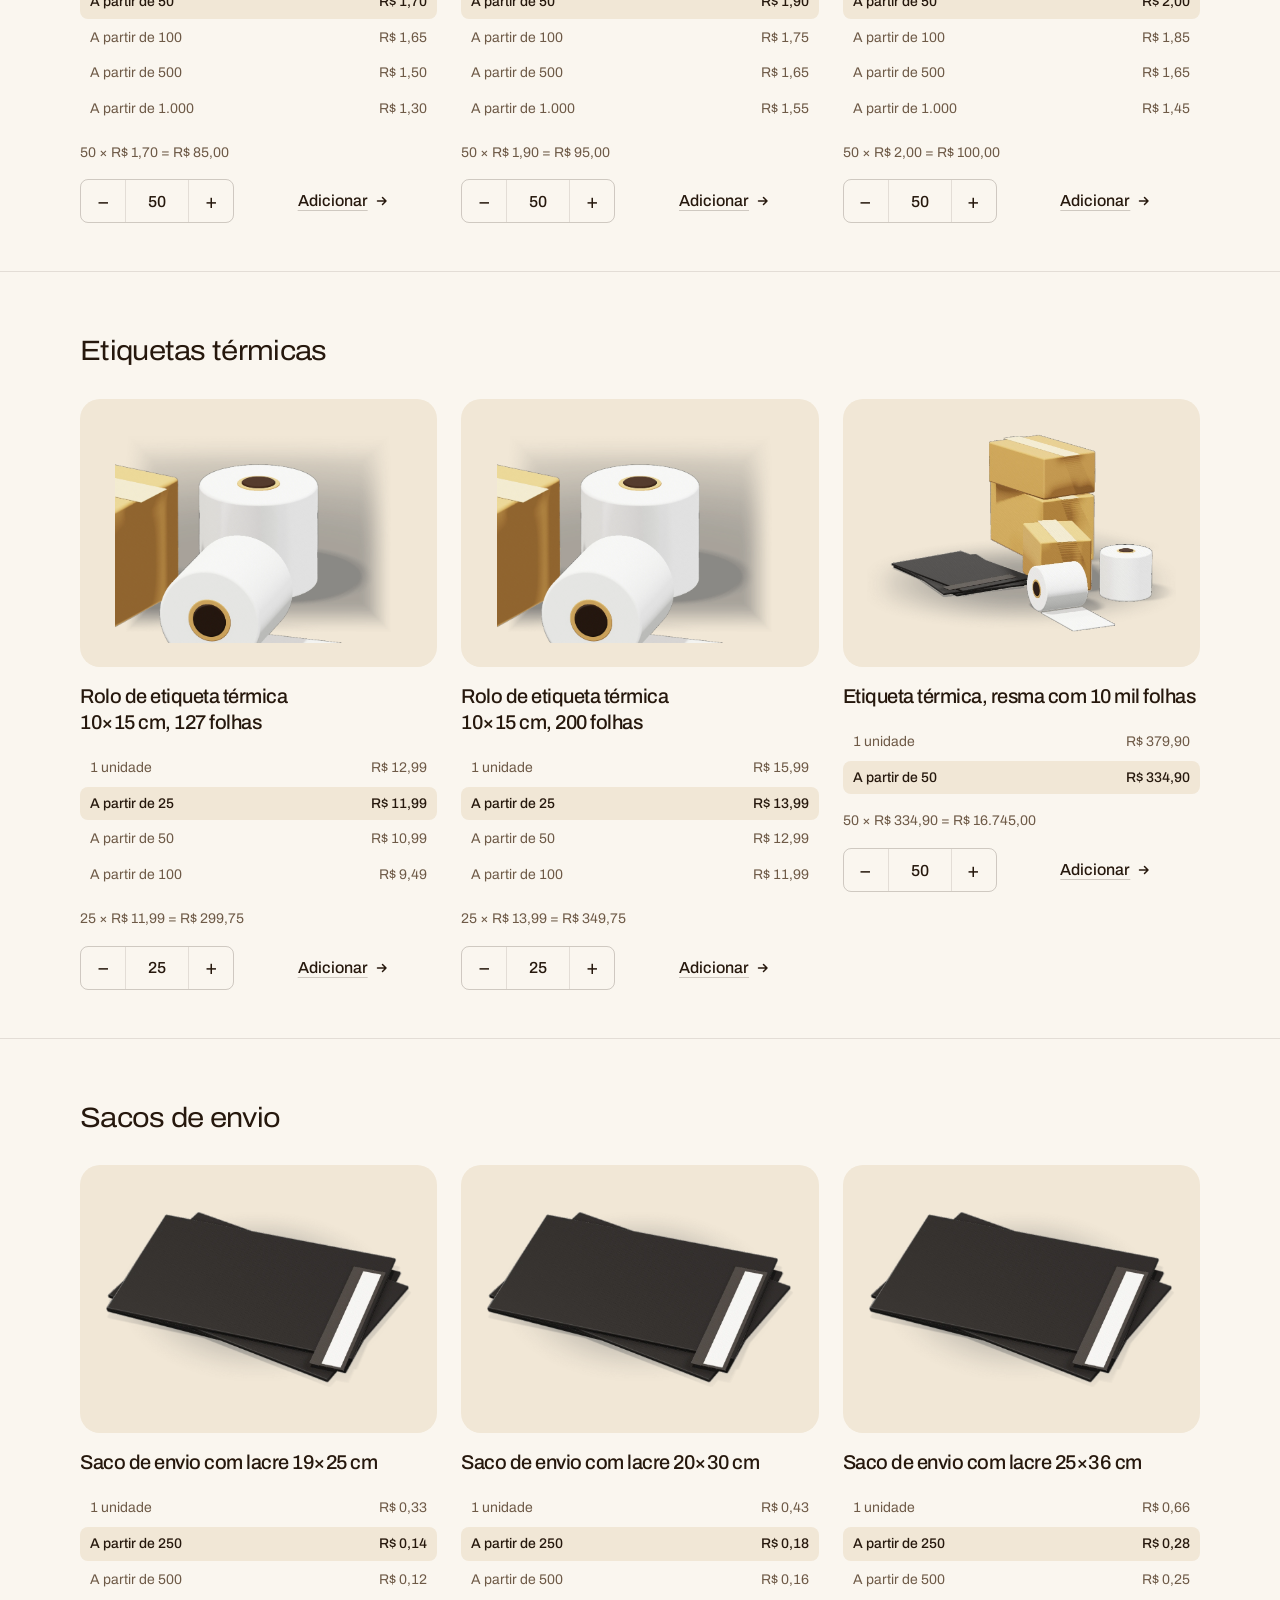
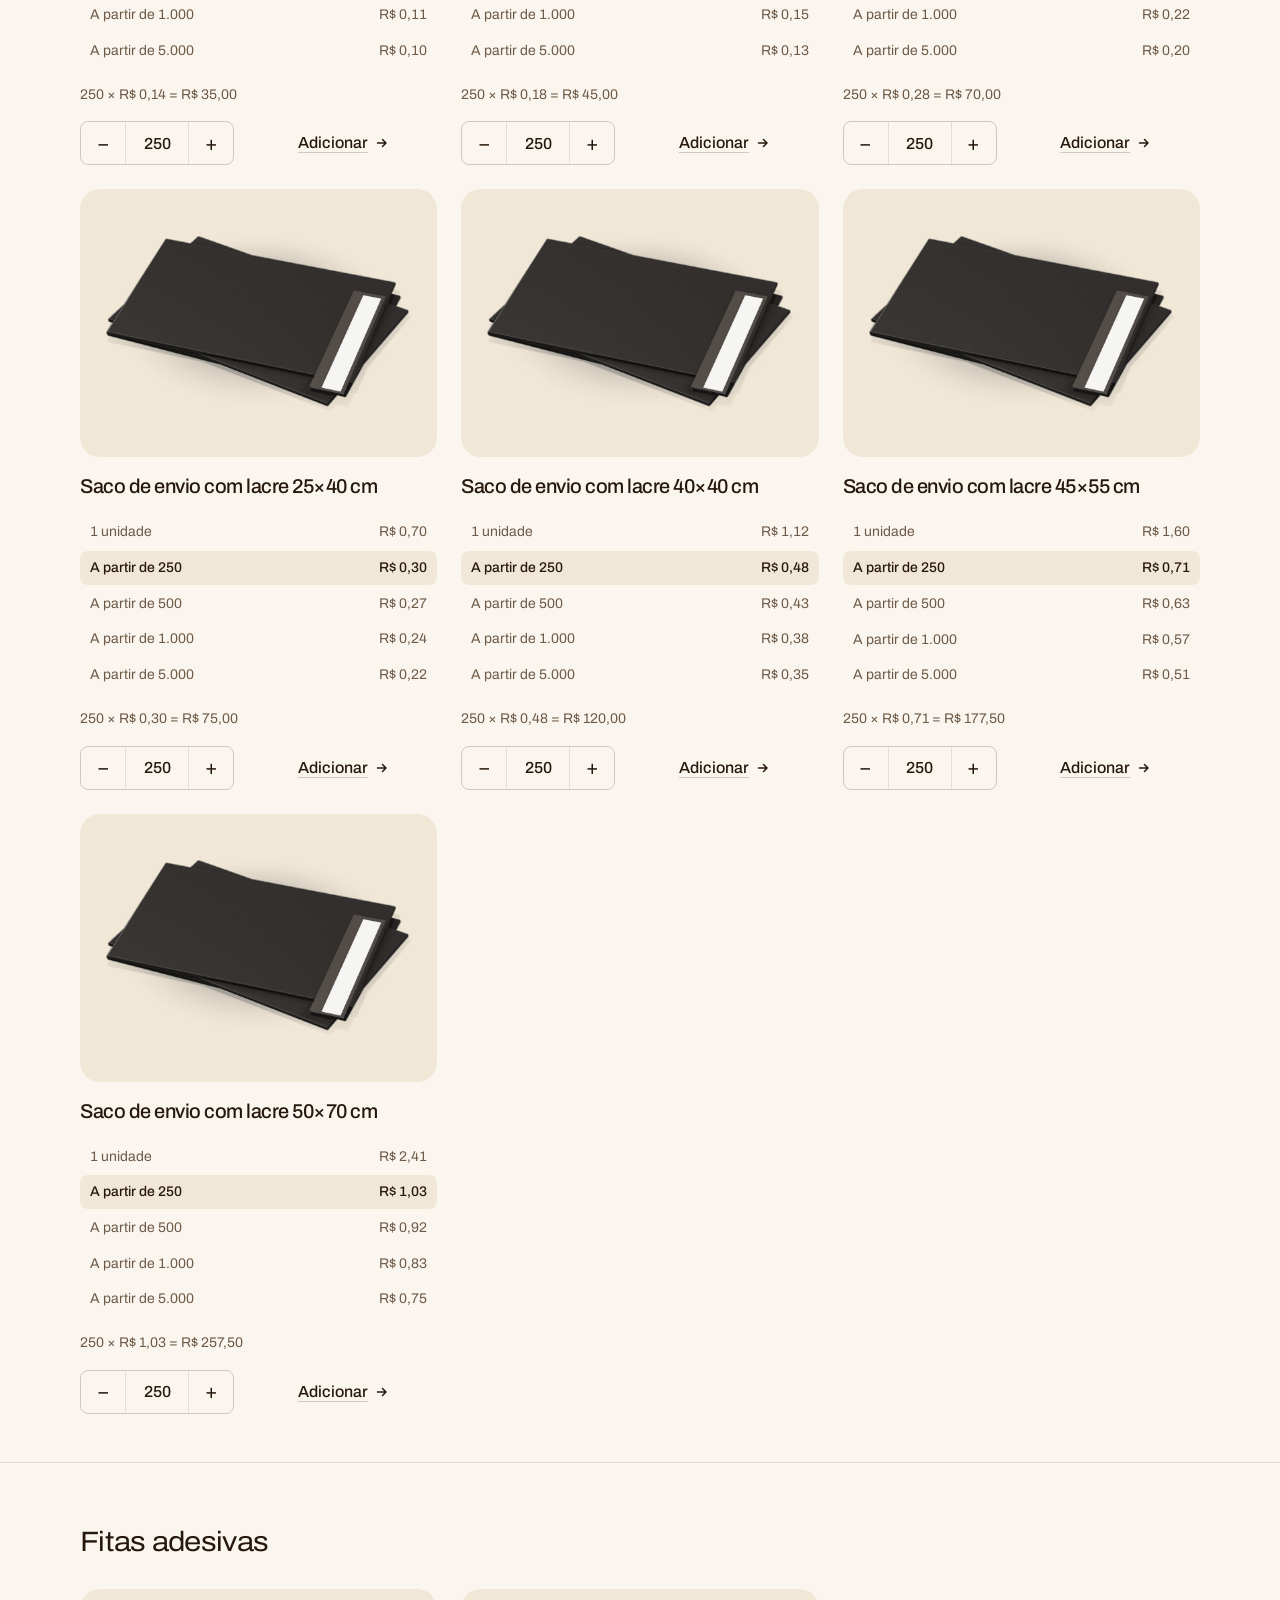
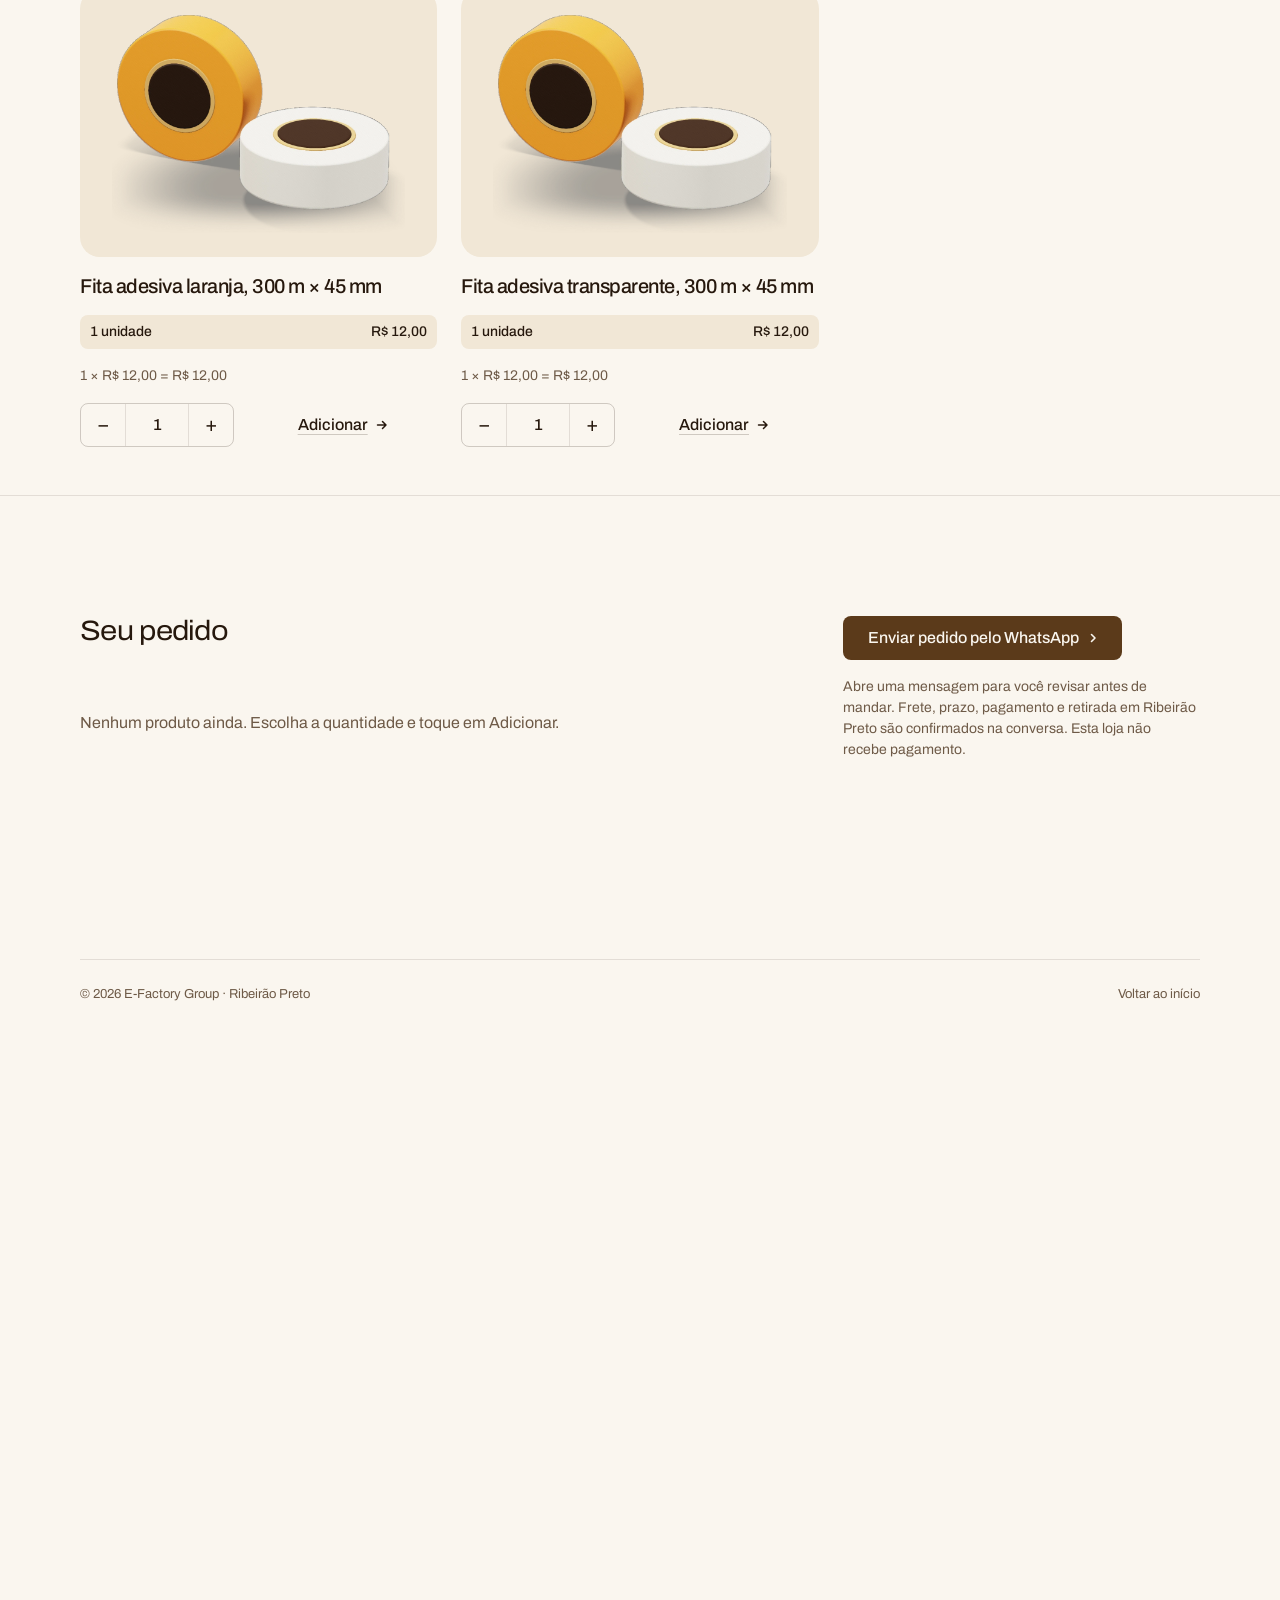
<file: novo/loja.html>
<!doctype html>
<html lang="pt-BR" data-type="product" data-radius="soft" data-buttons="arrow" data-motion>
<head>
<meta charset="utf-8">
<meta name="viewport" content="width=device-width, initial-scale=1, viewport-fit=cover">
<title>Loja E-Factory: caixas, sacos, etiquetas e fitas com preço de atacado</title>
<meta name="description" content="Escolha medidas e quantidades, veja o preço de atacado de cada faixa e envie o pedido pronto pelo WhatsApp.">
<link rel="icon" href="img/favicon.png" type="image/png">
<meta name="theme-color" content="#faf6ef">
<meta name="site-kind" content="other">
<meta name="page-type" content="product">
<link rel="preconnect" href="https://fonts.googleapis.com">
<link rel="preconnect" href="https://fonts.gstatic.com" crossorigin>
<link href="https://fonts.googleapis.com/css2?family=Archivo:wdth,wght@62..125,400..600&display=swap" rel="stylesheet">
<link rel="stylesheet" href="assets/system.css">
<link rel="stylesheet" href="assets/ui/cards.css">
<link rel="stylesheet" href="assets/motion/motion.css">
<link rel="stylesheet" href="assets/layout/layout.css">
<style>
:root {
  --p-bg: #faf6ef; --p-surface: #f1e7d6; --p-ink: #26180d; --p-muted: #6e5a47;
  --p-accent: #5b3a1a; --p-accent-ink: #faf6ef; --p-action: #5b3a1a; --p-action-ink: #faf6ef;
  --p-inv-bg: #26180d; --p-inv-surface: #33251a; --p-inv-ink: #faf6ef; --p-inv-muted: #a39990;
  --p-inv-accent: #faf6ef; --p-inv-accent-ink: #26180d; --p-inv-action: #faf6ef; --p-inv-action-ink: #26180d;
  --font-display: "Archivo", system-ui, sans-serif;
  --font-text: "Archivo", system-ui, sans-serif;
  --display-weight: 400; --display-tracking: -0.025em; --display-tracking-xl: -0.035em; --display-stretch: 110%; --ly-scale: 0.9;
}
</style>
<script>document.documentElement.classList.add('m-enter');setTimeout(()=>document.documentElement.classList.add('m-enter-done'),700)</script>
<style>
  .nav__logo img { width: 32px; height: 32px; object-fit: contain; }
  main > section.shop-head, main > section.cat { min-height: 0; height: auto; }
  .shop-head { padding-top: calc(var(--nav) + var(--s-8)); padding-bottom: var(--s-7); }
  .shop-head h1 { font-size: var(--t-h2); max-width: 18ch; }
  .shop-head p { margin-top: var(--s-4); max-width: 60ch; font-size: var(--t-lead); }
  .jump { display: flex; flex-wrap: wrap; gap: var(--s-2); margin-top: var(--s-6); }
  .cat { padding-block: var(--s-8) var(--s-7); border-top: 1px solid var(--line); }
  .cat h2 { font-size: var(--t-h3, 32px); margin-bottom: var(--s-6); }
  .prod { display: grid; gap: var(--s-4); align-content: start; }
  .prod .tile__media { --tile-ratio: 4 / 3; background: var(--surface); }
  .prod .tile__media img { object-fit: contain; padding: var(--s-5); }
  .prod .tile__media img.is-foto { object-fit: cover; padding: 0; }
  .prod h3 { font: 500 var(--t-card)/1.3 var(--font-text); }
  .tiers { display: grid; gap: 2px; font-size: var(--t-small); font-variant-numeric: tabular-nums; }
  .tiers li { display: flex; justify-content: space-between; padding: 6px 10px; border-radius: var(--r-sm); color: var(--muted); }
  .tiers li.is-on { background: var(--surface); color: var(--ink); font-weight: 500; }
  .buy { display: flex; gap: var(--s-3); align-items: center; }
  .qty { display: inline-flex; align-items: center; border: 1px solid var(--line-strong); border-radius: var(--r-btn, 8px); height: 44px; overflow: hidden; }
  .qty button { width: 44px; height: 44px; border: 0; background: none; font-size: 20px; color: var(--ink); cursor: pointer; }
  .qty input { width: 64px; height: 44px; border: 0; border-inline: 1px solid var(--line); text-align: center; font: 500 16px var(--font-text); background: none; color: var(--ink); }
  .buy .btn { flex: 1; }
  .line-total { font-size: var(--t-small); color: var(--muted); min-height: 1.5em; }
  #carrinho .rows__name small { display: block; color: var(--muted); font-weight: 400; font-size: var(--t-small); }
  .cart-total { display: flex; justify-content: space-between; font-size: var(--t-lead); font-weight: 500; padding-block: var(--s-5); }
  .cart-empty { color: var(--muted); padding-block: var(--s-6); }
  .remove { background: none; border: 0; color: var(--muted); text-decoration: underline; cursor: pointer; font: inherit; font-size: var(--t-small); padding: 12px 0; }
</style>
</head>
<body>
<header class="nav">
  <div class="wrap nav__bar">
    <a class="skip-link" href="#loja">Pular para os produtos</a>
    <a class="nav__logo" href="index.html"><img src="img/logo-96.png" alt="" width="32" height="32">E-Factory</a>
    <nav class="nav__links" aria-label="Categorias">
      <div class="nav__item"><a class="nav__link" href="#caixas">Caixas</a></div>
      <div class="nav__item"><a class="nav__link" href="#etiquetas">Etiquetas</a></div>
      <div class="nav__item"><a class="nav__link" href="#sacos">Sacos</a></div>
      <div class="nav__item"><a class="nav__link" href="#fitas">Fitas</a></div>
    </nav>
    <div class="nav__actions">
      <a class="btn btn--primary" href="#carrinho" id="nav-cart">Ver meu pedido (0)</a>
    </div>
    <button class="nav__toggle" type="button" aria-expanded="false" aria-label="Menu"><svg width="18" height="18" viewBox="0 0 18 18" aria-hidden="true"><path d="M2 5h14M2 13h14" stroke="currentColor" stroke-width="1.6" stroke-linecap="round"/></svg></button>
  </div>
</header>

<main id="loja">
  <section class="shop-head" data-enter>
    <div class="wrap">
      <h1>Loja de embalagens para e-commerce</h1>
      <p>Escolha a quantidade e o preço muda sozinho para a faixa de atacado. O pedido vai pronto pelo WhatsApp, onde frete e pagamento são combinados.</p>
      <div class="jump"><a class="btn btn--secondary" href="#caixas">Caixas</a><a class="btn btn--secondary" href="#etiquetas">Etiquetas</a><a class="btn btn--secondary" href="#sacos">Sacos</a><a class="btn btn--secondary" href="#fitas">Fitas</a></div>
    </div>
  </section>
  <div id="cats"></div>
  <section class="cat" id="carrinho" aria-labelledby="cart-h">
    <div class="wrap grid">
      <div class="span-7">
        <h2 id="cart-h">Seu pedido</h2>
        <ul class="rows" id="cart-rows"></ul>
        <p class="cart-empty" id="cart-empty">Nenhum produto ainda. Escolha a quantidade e toque em Adicionar.</p>
        <div class="cart-total" id="cart-total" hidden><span>Total dos produtos</span><span id="cart-sum"></span></div>
      </div>
      <div class="span-4 start-9 stack-4">
        <a class="btn btn--primary" id="send" href="https://wa.me/5516981778273" target="_blank" rel="noopener" aria-disabled="true">Enviar pedido pelo WhatsApp<svg class="m-arrow" viewBox="0 0 12 12" aria-hidden="true"><path class="m-arrow__stem" d="M1 6h8"/><path class="m-arrow__head" d="M4.5 2.5 8 6l-3.5 3.5"/></svg></a>
        <p class="t-small muted">Abre uma mensagem para você revisar antes de mandar. Frete, prazo, pagamento e retirada em Ribeirão Preto são confirmados na conversa. Esta loja não recebe pagamento.</p>
      </div>
    </div>
  </section>
</main>

<footer class="footer closing" id="contact">
  <div class="wrap">
    <div class="closing__links">
      <div class="footer__legal"><span>&copy; 2026 E-Factory Group · Ribeirão Preto</span><a href="index.html">Voltar ao início</a></div>
    </div>
  </div>
</footer>

<script>
/* Catálogo de reserva (12/11/2026): usado só se o banco não responder. O normal é vir do ERP pelo listar_produtos_loja(). */
let PRODUTOS = [
 ["caixas","Caixa de papelão 12,3×12,3×8 cm",1.70,[[50,1.3],[100,1.2],[500,1.1],[1000,1]],"img/linha-detail-caixa.webp"],
 ["caixas","Caixa de papelão D3, 19×12×12 cm",1.70,[[50,1.3],[100,1.2],[500,1.1],[1000,1]],"img/linha-detail-caixa.webp"],
 ["caixas","Caixa de papelão 23×12,3×8 cm",1.90,[[50,1.6],[100,1.45],[500,1.3],[1000,1.15]],"img/linha-detail-caixa.webp"],
 ["caixas","Caixa de papelão D6, 24×15×10 cm",1.99,[[50,1.7],[100,1.65],[500,1.5],[1000,1.3]],"img/linha-detail-caixa.webp"],
 ["caixas","Caixa de papelão D17, 29×14×16 cm",2.35,[[50,1.9],[100,1.75],[500,1.65],[1000,1.55]],"img/linha-detail-caixa.webp"],
 ["caixas","Caixa de papelão 30×12,3×8 cm",2.40,[[50,2],[100,1.85],[500,1.65],[1000,1.45]],"img/linha-detail-caixa.webp"],
 ["etiquetas","Rolo de etiqueta térmica 10×15 cm, 127 folhas",12.99,[[25,11.99],[50,10.99],[100,9.49]],"img/linha-detail-rolo.webp"],
 ["etiquetas","Rolo de etiqueta térmica 10×15 cm, 200 folhas",15.99,[[25,13.99],[50,12.99],[100,11.99]],"img/linha-detail-rolo.webp"],
 ["etiquetas","Etiqueta térmica, resma com 10 mil folhas",379.90,[[50,334.9]],"img/linha-lateral.webp"],
 ["sacos","Saco de envio com lacre 19×25 cm",0.33,[[250,0.14],[500,0.12],[1000,0.11],[5000,0.10]],"img/sacos.webp"],
 ["sacos","Saco de envio com lacre 20×30 cm",0.43,[[250,0.18],[500,0.16],[1000,0.15],[5000,0.13]],"img/sacos.webp"],
 ["sacos","Saco de envio com lacre 25×36 cm",0.66,[[250,0.28],[500,0.25],[1000,0.22],[5000,0.20]],"img/sacos.webp"],
 ["sacos","Saco de envio com lacre 25×40 cm",0.70,[[250,0.30],[500,0.27],[1000,0.24],[5000,0.22]],"img/sacos.webp"],
 ["sacos","Saco de envio com lacre 40×40 cm",1.12,[[250,0.48],[500,0.43],[1000,0.38],[5000,0.35]],"img/sacos.webp"],
 ["sacos","Saco de envio com lacre 45×55 cm",1.60,[[250,0.71],[500,0.63],[1000,0.57],[5000,0.51]],"img/sacos.webp"],
 ["sacos","Saco de envio com lacre 50×70 cm",2.41,[[250,1.03],[500,0.92],[1000,0.83],[5000,0.75]],"img/sacos.webp"],
 ["fitas","Fita adesiva laranja, 300 m × 45 mm",12.00,[],"img/fita.webp"],
 ["fitas","Fita adesiva transparente, 300 m × 45 mm",12.00,[],"img/fita.webp"],
];
const CATS = [["caixas","Caixas de papelão"],["etiquetas","Etiquetas térmicas"],["sacos","Sacos de envio"],["fitas","Fitas adesivas"],["outros","Outros produtos"]];
const brl = v => v.toLocaleString('pt-BR',{style:'currency',currency:'BRL'});
const unit = (p,q) => { let u = p[2]; for (const [m,v] of p[3]) if (q >= m) u = v; return u; };
const cart = new Map();
const esc = s => s.replace(/&/g,'&amp;').replace(/</g,'&lt;');

const SUPABASE_URL = 'https://jrkuzyhobgzhjjyblmed.supabase.co';
const SUPABASE_KEY = 'sb_publishable_hTVzu8qbEYSmUeDZvFA9XQ_s4ARn1_9';
const FOTO_PADRAO = { caixas: 'img/linha-detail-caixa.webp', etiquetas: 'img/linha-detail-rolo.webp', sacos: 'img/sacos.webp', fitas: 'img/fita.webp' };
function montarLoja(){
document.getElementById('cats').innerHTML = CATS.filter(([id]) => PRODUTOS.some(p => p[0] === id)).map(([id,nome]) => `
  <section class="cat" id="${id}" aria-labelledby="${id}-h"><div class="wrap">
    <h2 id="${id}-h">${nome}</h2>
    <div class="grid">${PRODUTOS.map((p,i)=>[p,i]).filter(([p])=>p[0]===id).map(([p,i]) => `
      <article class="prod span-4" data-i="${i}"${p[5] ? ` id="p-${p[5]}"` : ''}>
        <div class="tile__media"><img src="${p[4]}" alt="" loading="lazy"${p[6] ? ' class="is-foto"' : ''}></div>
        <h3>${esc(p[1])}</h3>
        <ul class="tiers">
          <li data-min="1"><span>1 unidade</span><span>${brl(p[2])}</span></li>
          ${p[3].map(([m,v]) => `<li data-min="${m}"><span>A partir de ${m.toLocaleString('pt-BR')}</span><span>${brl(v)}</span></li>`).join('')}
        </ul>
        <p class="line-total" aria-live="polite"></p>
        <div class="buy">
          <span class="qty"><button type="button" data-step="-1" aria-label="Diminuir quantidade">−</button><input type="text" inputmode="numeric" value="${p[3][0] ? p[3][0][0] : 1}" aria-label="Quantidade de ${esc(p[1])}"><button type="button" data-step="1" aria-label="Aumentar quantidade">+</button></span>
          <button class="btn btn--secondary" type="button" data-add>Adicionar</button>
        </div>
      </article>`).join('')}</div>
  </div></section>`).join('');

function refresh(card){
  const p = PRODUTOS[+card.dataset.i], q = Math.max(1, parseInt(card.querySelector('input').value,10) || 1);
  const u = unit(p,q);
  card.querySelectorAll('.tiers li').forEach(li => li.classList.toggle('is-on', u === (li.dataset.min==='1' ? p[2] : p[3].find(t=>String(t[0])===li.dataset.min)[1]) && q >= +li.dataset.min));
  card.querySelector('.line-total').textContent = `${q.toLocaleString('pt-BR')} × ${brl(u)} = ${brl(q*u)}`;
}
document.querySelectorAll('.prod').forEach(refresh);
}
fetch(`${SUPABASE_URL}/rest/v1/rpc/listar_produtos_loja`, { method: 'POST', headers: { apikey: SUPABASE_KEY, Authorization: `Bearer ${SUPABASE_KEY}`, 'Content-Type': 'application/json' }, body: '{}' })
  .then(r => { if (!r.ok) throw new Error(r.status); return r.json(); })
  .then(lista => {
    if (!Array.isArray(lista) || !lista.length) return;
    PRODUTOS = lista.map(p => [
      p.categoria || 'outros', p.nome,
      Number(p.promocao_ativa && p.promocao_preco ? p.promocao_preco : p.preco_venda),
      (p.faixas || []).map(f => [Number(f.quantidade_minima), Number(f.preco_unitario)]),
      (p.fotos && p.fotos[0] && p.fotos[0].url) || FOTO_PADRAO[p.categoria] || FOTO_PADRAO.caixas,
      p.id, !!(p.fotos && p.fotos[0])
    ]);
    cart.clear(); montarLoja(); renderCart();
    if (location.hash) { const alvo = document.getElementById(location.hash.slice(1)); if (alvo) alvo.scrollIntoView(); }
  })
  .catch(err => console.warn('Catálogo do ERP indisponível, usando o de reserva:', err));
montarLoja();
document.addEventListener('input', e => { const c = e.target.closest('.prod'); if (c) refresh(c); });
document.addEventListener('click', e => {
  const st = e.target.closest('[data-step]');
  if (st) { const c = st.closest('.prod'), inp = c.querySelector('input'); const p = PRODUTOS[+c.dataset.i];
    const passo = p[2] < 1 ? 50 : p[2] < 5 ? 10 : 1;
    inp.value = Math.max(1, (parseInt(inp.value,10)||0) + passo * +st.dataset.step); refresh(c); return; }
  const ad = e.target.closest('[data-add]');
  if (ad) { const c = ad.closest('.prod'); const q = Math.max(1, parseInt(c.querySelector('input').value,10)||1);
    cart.set(+c.dataset.i, (cart.get(+c.dataset.i)||0) + q); renderCart(); ad.textContent = 'Adicionado'; setTimeout(()=>ad.textContent='Adicionar',1400); return; }
  const rm = e.target.closest('[data-rm]');
  if (rm) { cart.delete(+rm.dataset.rm); renderCart(); }
  const send = e.target.closest('#send');
  if (send && !cart.size) { e.preventDefault(); document.getElementById('caixas').scrollIntoView({behavior:'smooth'}); }
});
function renderCart(){
  let total = 0, n = 0; const linhas = [];
  document.getElementById('cart-rows').innerHTML = [...cart].map(([i,q]) => { const p = PRODUTOS[i], u = unit(p,q); total += q*u; n += 1;
    linhas.push(`• ${q.toLocaleString('pt-BR')} × ${p[1]}: ${brl(q*u)}`);
    return `<li><span class="rows__name">${esc(p[1])}<small>${q.toLocaleString('pt-BR')} × ${brl(u)}</small><button class="remove" type="button" data-rm="${i}">Remover</button></span><span class="rows__value">${brl(q*u)}</span></li>`; }).join('');
  document.getElementById('cart-empty').hidden = n > 0;
  document.getElementById('cart-total').hidden = n === 0;
  document.getElementById('cart-sum').textContent = brl(total);
  document.getElementById('nav-cart').textContent = `Ver meu pedido (${n})`;
  const msg = `Olá! Quero fazer este pedido na E-Factory:\n${linhas.join('\n')}\nTotal dos produtos: ${brl(total)}\nCidade de entrega ou retirada: `;
  const a = document.getElementById('send'); a.href = 'https://wa.me/5516981778273?text=' + encodeURIComponent(msg); a.setAttribute('aria-disabled', n ? 'false' : 'true');
}
renderCart();
</script>
<script type="module" src="assets/system.js"></script>
<script type="module" src="assets/motion/motion.js"></script>
</body>
</html>
</file>
<file: novo/assets/system.css>
/*
  taste-skill system.css - the one system for the page. Link it first, then assets/ui/cards.css (the
  feature card, its panel and the fragment placements), then set the palette (--p-*), the fonts and
  the radius set on :root in the page (node scripts/start.mjs prints that block).
  Do not add a second grid, spacing scale, type scale, radius scale, button or card style.
*/

/* ---------------------------------------------------------------- tokens */
:root {
  /* palette (hex only; fx.js reads --bg --surface --ink --muted --accent --accent-ink) */
  --p-bg: #ffffff;
  --p-surface: #f4f4f4;
  --p-ink: #111111;
  --p-muted: #6b6b6b;
  --p-accent: #1a4be0;
  --p-accent-ink: #ffffff;
  --p-action: #1a4be0;      /* buttons, links, focus: the accent, or the ink when the accent is too pale */
  --p-action-ink: #ffffff;
  --p-inv-bg: #111111;
  --p-inv-surface: #1c1c1c;
  --p-inv-ink: #f4f4f4;
  --p-inv-muted: #a3a3a3;
  --p-inv-accent: #ffffff;
  --p-inv-accent-ink: #111111;
  --p-inv-action: #ffffff;
  --p-inv-action-ink: #111111;
  /* the lit ground behind UI and in the closing band (references/cards.md), one per page, tech pages only
     (none on kind other, which is flat): <html data-ground="sand|sky|sage|painting">. system.js gives it to every ground
     that holds UI, on light and dark pages alike; --hue on one panel changes only its accent */
  --ground-bg: #d9ccb7; --ground-surface: #e9e0d2; --ground-ink: #2a2622; --ground-muted: #5a534a; --ground-accent: #a8794a;

  /* fonts */
  --font-display: system-ui, -apple-system, "Segoe UI", sans-serif;
  --font-text: system-ui, -apple-system, "Segoe UI", sans-serif;
  --font-mono: ui-monospace, "SFMono-Regular", Menlo, Consolas, monospace;
  --display-weight: 400;    /* headlines 400; 500 on a tech page (software, gaming, hardware) */
  --display-tracking: -0.025em;

  /* the page rhythm (references/layout-v4.md): one section per screen. The header is fixed and
     --nav tall; every section is padded --padt above and --padb (plus the phone action bar, --bar)
     below, and is exactly one or two screens tall (--h: 1 or 2; --hm on a phone). The hero's words
     start --hgap under the header and its content ends --hpadb above the fold. */
  --nav: 72px;
  --padt: 120px;
  --padb: 72px;
  --hgap: 48px;
  --hpadb: 64px;
  --bar: 0px;
  /* grid: one .wrap (alias .container) for the header, every section and the footer, the same
     --gut on both sides: 1280 wide at x 80-1360 at 1440, 342 at x 24-366 at 390 */
  --container: 1280px;
  --gut: 80px;
  --pad: var(--gut);
  --gutter: 24px;

  /* spacing: 4/8 scale */
  --s-1: 4px;  --s-2: 8px;  --s-3: 12px; --s-4: 16px; --s-5: 24px;
  --s-6: 32px; --s-7: 48px; --s-8: 64px; --s-9: 96px; --s-10: 128px;
  --section: 40px;      /* only a .section outside main (the kit's demo pages); every main > section and
                           footer.closing take --padt and --padb */
  --section-band: 56px; /* the same for an older footer outside footer.closing */
  --head-gap: 48px;     /* the one heading-to-content gap, 32 on a phone (layout.css reads it as --ly-head-gap) */
  --card-pad: 16px;     /* card padding (cards.css sets its own for cards with a panel) */
  --card-gap: 16px;     /* gap between cards */

  /* type scale (the only sizes on the page) */
  --t-label: 13px;
  --t-small: 14px;
  --t-body: 16px;
  --t-lead: 18px;
  --t-card: 18px;
  --t-h3: 24px;
  /* straight lines from the phone size at 390 to the desktop size at 1440 (system.md's table) */
  --t-h2: clamp(30px, 1.72vw + 23.3px, 48px);
  --t-h1: clamp(38px, 3.24vw + 25.4px, 72px);
  /* a big number stays a step under the h2 (VI-11): 38 at 1440, 28 at 390, so it never reads as a
     section heading; a stats row and a price set their own, smaller still */
  --t-stat: clamp(28px, .952vw + 24.29px, 38px);

  /* radius: one scale (soft by default; data-radius on <html> switches it) */
  --r-sm: 8px;  --r-md: 12px; --r-lg: 20px; --r-btn: 8px;

  /* controls (fixed here; a page never adds its own) */
  --btn-h: 44px;
  --btn-h-sm: 36px;
  --nav-h: var(--nav);  /* the older name, kept for the kit's files */
  --icon: 16px;         /* small icons: socials, menu chevrons, mono brand marks */

  /* motion: the one UI ease-out (motion.css --m-ease and ui/base.css --u-ease read it; references/motion.md) */
  --ease: cubic-bezier(.2, .8, .2, 1);
  --dur: 180ms;
}
html[data-radius="sharp"] { --r-sm: 4px; --r-md: 6px;  --r-lg: 8px;  --r-btn: 4px; }
html[data-radius="soft"]  { --r-sm: 8px; --r-md: 12px; --r-lg: 20px; --r-btn: 8px; }
html[data-radius="round"] { --r-sm: 10px; --r-md: 16px; --r-lg: 24px; --r-btn: 999px; }
/* the four lit grounds (references/cards.md); sand is the default above. painting goes with
   painterly-landscape (x.ai's daylight sky over olive hills) */
html[data-ground="sky"]      { --ground-bg: #c6d3df; --ground-surface: #d6e0e9; --ground-ink: #25303a; --ground-muted: #4d5964; --ground-accent: #3f6a92; }
html[data-ground="sage"]     { --ground-bg: #cdd6c6; --ground-surface: #dce3d6; --ground-ink: #262d24; --ground-muted: #535b51; --ground-accent: #6c8e63; }
html[data-ground="painting"] { --ground-bg: #79a8d6; --ground-surface: #a6c4e2; --ground-ink: #16212c; --ground-muted: #273949; --ground-accent: #9c9b3c; }
/* cards.css takes its card and panel radii from this scale */
html[data-radius] .card { --c-r: var(--r-lg); }
html[data-radius] .panel { --p-r: var(--r-md); }

/* a phone: the header 56, the sections padded 96 / 48, the hero's words 40 under the header and its
   content ending 24 above the fold, 24 at both sides, 12 between columns */
@media (max-width: 639px) {
  :root { --nav: 56px; --padt: 96px; --padb: 48px; --hgap: 40px; --hpadb: 24px; --gut: 24px; --gutter: 12px; --card-gap: 12px; --head-gap: 32px; }
}
@media (min-width: 640px) {
  :root { --gut: 48px; --section: 48px; --section-band: 72px; --card-pad: 24px; }
}
@media (min-width: 1024px) {
  :root { --gut: 80px; --section: 56px; --section-band: 96px; --card-gap: 24px;
          --t-lead: 20px; --t-card: 20px; --t-h3: 28px; }
  /* a place (and a local service): the 1200 column at x 120-1320 */
  html[data-type="place"] { --gut: 120px; --container: 1200px; }
}
/* a place (VI-06, ST-96, PH-23): its own smaller type (h1 48/53 and 32/37, h2 32/40 and 24/30, titles
   and the sub-line 20 and 18), the Recipe 3 hero's gap under its photograph (40, 24 on a phone),
   square photographs and cards and 2px buttons, whatever data-radius and data-buttons say */
:root[data-type="place"] {
  --hgap: 40px;
  --t-h1: clamp(32px, 1.524vw + 26.06px, 48px);
  --t-h2: clamp(24px, .762vw + 21px, 32px);
  --t-h3: clamp(20px, .381vw + 18.51px, 24px);
  --r-sm: 2px; --r-md: 0px; --r-lg: 0px; --r-btn: 2px;
}
:root[data-type="place"] :is(h1, .t-h1) { line-height: 1.104; }
:root[data-type="place"] :is(h2, .t-h2) { line-height: 1.25; }
@media (max-width: 639px) {
  :root[data-type="place"] { --hgap: 24px; }
  :root[data-type="place"] :is(h1, .t-h1) { line-height: 1.156; }
}

/* ---------------------------------------------------------------- grounds (at most three) */
:root, .ground-base {
  --bg: var(--p-bg); --surface: var(--p-surface); --ink: var(--p-ink); --muted: var(--p-muted);
  --accent: var(--p-accent); --accent-ink: var(--p-accent-ink); --card: var(--p-surface);
  --action: var(--p-action); --action-ink: var(--p-action-ink);
}
.ground-surface {
  --bg: var(--p-surface); --surface: var(--p-bg); --ink: var(--p-ink); --muted: var(--p-muted);
  --accent: var(--p-accent); --accent-ink: var(--p-accent-ink); --card: var(--p-bg);
  --action: var(--p-action); --action-ink: var(--p-action-ink);
}
.ground-inverse {
  --bg: var(--p-inv-bg); --surface: var(--p-inv-surface); --ink: var(--p-inv-ink); --muted: var(--p-inv-muted);
  --accent: var(--p-inv-accent); --accent-ink: var(--p-inv-accent-ink); --card: var(--p-inv-surface);
  --action: var(--p-inv-action); --action-ink: var(--p-inv-action-ink);
}
:root, .ground-base, .ground-surface, .ground-inverse {
  --line: color-mix(in oklab, var(--ink) 11%, transparent);
  --line-strong: color-mix(in oklab, var(--ink) 20%, transparent);
  /* effects (fx.js) and UI fragments (assets/ui) take the colours of the ground they sit on */
  --fx-bg: var(--bg); --fx-surface: var(--surface); --fx-ink: var(--ink); --fx-muted: var(--muted);
  --fx-accent: var(--accent); --fx-accent-ink: var(--accent-ink);
  --ui-font: var(--font-text); --ui-mono: var(--font-mono); --ui-radius: var(--r-md);
}
.ground-base, .ground-surface, .ground-inverse { background: var(--bg); color: var(--ink); }

/* ---------------------------------------------------------------- base */
*, *::before, *::after { box-sizing: border-box; }
/* an anchor lands on the section's top (the judge's frame): the fixed header covers --nav of its --padt */
html { -webkit-text-size-adjust: 100%; scroll-padding-top: 0; scroll-behavior: auto; margin: 0; }
body {
  margin: 0; background: var(--bg); color: var(--ink);
  font: 400 var(--t-body)/1.55 var(--font-text);
  -webkit-font-smoothing: antialiased; text-rendering: optimizeLegibility; overflow-x: clip;
}
img, svg, video, canvas { display: block; max-width: 100%; }
/* hidden means hidden, also on an img the line above makes a block (a menu tab's photograph, a peek photograph) */
[hidden] { display: none !important; }
img, video { height: auto; }
a { color: inherit; text-decoration: none; }
button { font: inherit; color: inherit; }
h1, h2, h3, h4, p, ul, ol, figure, blockquote { margin: 0; }
ul, ol { padding: 0; list-style: none; }
h1, h2, h3, h4 {
  font-family: var(--font-display); font-weight: var(--display-weight);
  letter-spacing: var(--display-tracking); text-wrap: balance; overflow-wrap: break-word;
  /* a long word (a German compound at 390) breaks at a syllable with a hyphen, in the language of <html lang>;
     only words of 10 letters or more, 4 at least on each side, so a short English heading never breaks */
  hyphens: auto; -webkit-hyphens: auto; hyphenate-limit-chars: 10 4 4;
}
h1, .t-h1 { font-size: var(--t-h1); line-height: 1.04; }
h2, .t-h2 { font-size: var(--t-h2); line-height: 1.1; }
h3, .t-h3 { font-size: var(--t-h3); line-height: 1.2; }
h4, .t-card { font-family: var(--font-text); font-weight: 500; font-size: var(--t-card); line-height: 1.3; letter-spacing: -0.01em; }
p { text-wrap: pretty; }
.t-lead  { font-size: var(--t-lead); line-height: 1.5; }
.t-body  { font-size: var(--t-body); line-height: 1.55; }
.t-small { font-size: var(--t-small); line-height: 1.5; }
.t-label { font-size: var(--t-label); font-weight: 500; line-height: 1.4; letter-spacing: 0.01em; }
.t-stat  { font-family: var(--font-display); font-weight: var(--display-weight); font-size: var(--t-stat);
           line-height: 1; letter-spacing: var(--display-tracking); font-variant-numeric: tabular-nums; }
.muted { color: var(--muted); }
.mono  { font-family: var(--font-mono); }
.measure { max-width: 62ch; }
:focus-visible { outline: 2px solid var(--action); outline-offset: 2px; border-radius: 2px; }
::selection { background: color-mix(in oklab, var(--accent) 30%, transparent); }

/* ---------------------------------------------------------------- grid */
.wrap, .container { width: min(100% - 2 * var(--gut), var(--container)); margin-inline: auto; padding-inline: 0; }
.grid { display: grid; grid-template-columns: repeat(12, minmax(0, 1fr)); column-gap: var(--gutter); row-gap: var(--card-gap); }
.grid > * { min-width: 0; grid-column: 1 / -1; }
.section { padding-block: var(--section); }

/* ---------------------------------------------------------------- one section per screen
   The page is a stack of screens. Framed at scrollY = k x the screen height, a shot shows exactly one
   section: the hero alone on the first screen, every other section (and footer.closing, the close and
   the footer in one) exactly one or two screens tall, its h2 first, --padt under its top. Heights
   and padding do it: no pinning, snapping or script.
     <section class="section" id=".." style="--h: 2">     (2 screens; --hm sets a phone's count alone)
       <div class="wrap"> the h2 first, then the content </div>     (the one in-flow child)
     </section>
   A layer (a full-bleed photograph or ground behind the words) is an <img class="layer" aria-hidden="true">
   beside the .wrap. Content must fit: one screen holds 708px of content at 1440x900 (900 - 120 - 72),
   two hold 1,608 (the second screen's part starts --padt under its top with .g2). From 640 to 1279 a
   section keeps at least its screens and grows past them rather than overlap the next. */
main > :is(section, .section), footer.closing {
  position: relative; box-sizing: border-box;
  height: calc(var(--h, 1) * 100vh); height: calc(var(--h, 1) * 100svh);
  padding: var(--padt) 0 calc(var(--padb) + var(--bar));
}
main > :is(section, .section) > :is(.wrap, .container), footer.closing > .wrap { position: relative; z-index: 1; height: 100%; }
main > :is(section, .section) > :is(.wrap, .container):not(.grid) { display: flex; flex-direction: column; }
/* a .wrap that is the section's grid too (class="wrap grid"): its rows start at the top */
main > :is(section, .section) > :is(.wrap, .container).grid { align-content: start; }
/* .fill: the block that takes what the screen leaves under the heading (a photograph, a frame) */
main > :is(section, .section) > .wrap > .fill { flex: 1 1 0; min-height: 0; }
/* two screens as two groups: row 1 the h2 and the first group, row 2 the rest (no second h2), starting
   --padt under the second screen's top, so the second shot looks like any other section */
main > :is(section, .section).g2, footer.closing.g2 { --h: 2; }
main > :is(section, .section).g2 > :is(.wrap, .container), footer.closing.g2 > .wrap { display: grid; grid-template-rows: minmax(0, 1fr) minmax(0, 1fr); row-gap: calc(var(--padt) + var(--padb) + var(--bar)); }
main > :is(section, .section).g2 > :is(.wrap, .container) > *, footer.closing.g2 > .wrap > * { min-height: 0; align-self: start; }
main > :is(section, .section).g2 > :is(.wrap, .container) > :is(.group, .fill) { align-self: stretch; }
/* a group: one screen's part of a .g2 section (its h2 and first rows, or the rest) */
.group { display: flex; flex-direction: column; min-height: 0; }
/* each screen's card row runs down to that screen's foot (the cards stretch, their panels grow), so
   the second screen of a .g2 is never a short row over an empty ground; both rows end on the same line */
@media (min-width: 1024px) {
  main > :is(section, .section).g2 > .wrap > .grid:last-child,
  main > :is(section, .section).g2 > .wrap > .group > .grid:last-child { align-self: stretch; flex: 1 1 auto; min-height: 0; }
}
.group > .fill { flex: 1 1 0; min-height: 0; }
@media (min-width: 640px) and (max-width: 1279px) {
  main > :is(section, .section):not(.hero, .section--hero), footer.closing {
    height: auto; min-height: calc(var(--h, 1) * 100vh); min-height: calc(var(--h, 1) * 100svh);
  }
  /* the section is a column and its .wrap takes all of it, so a .fill (a photograph, a frame) still
     grows to the section's foot (a min-height percentage would not resolve, leaving it at its least) */
  /* :where() keeps it at no weight, so a page's own phone- or tablet-only hiding (section.desk-only { display: none }) wins */
  :where(main > :is(section, .section):not(.hero, .section--hero), footer.closing) { display: flex; flex-direction: column; }
  main > :is(section, .section):not(.hero, .section--hero) > :is(.wrap, .container), footer.closing > .wrap { flex: 1 0 auto; height: auto; min-height: 0; }
}
/* a phone: lvh (the screen with its bars hidden) for every section but the hero; --hm when stacking
   makes the content taller than the desktop count */
@media (max-width: 639px) {
  /* at least its screens, never less: content a screen cannot hold makes the section taller (the rhythm
     check then asks for --hm: 2 or less content); a fixed height would lay its last rows over the next
     section, the fault the phone shots showed most (a list under the closing heading and its button) */
  main > :is(section, .section):not(.hero, .section--hero), footer.closing {
    height: auto; min-height: calc(var(--hm, var(--h, 1)) * 100vh); min-height: calc(var(--hm, var(--h, 1)) * 100lvh);
  }
  /* one grid row at least the screens tall that grows with the .wrap's content: the .wrap is stretched to
     it, so its .fill and its two groups still share a definite height */
  /* (at no weight, as on the tablet: a page's own section.desk-only { display: none } still hides it) */
  :where(main > :is(section, .section):not(.hero, .section--hero):has(> :is(.wrap, .container)), footer.closing) {
    display: grid; grid-template-columns: minmax(0, 1fr); grid-template-rows: 1fr; grid-auto-rows: auto;
  }
  main > :is(section, .section):not(.hero, .section--hero) > :is(.wrap, .container), footer.closing > .wrap { height: auto; }
  main > :is(section, .section).g2m, footer.closing.g2m { --hm: 2; }
  main > :is(section, .section).g2m > :is(.wrap, .container), footer.closing.g2m > .wrap { display: grid; grid-template-rows: minmax(0, 1fr) minmax(0, 1fr); row-gap: calc(var(--padt) + var(--padb) + var(--bar)); }
  /* stacked in one, the two groups keep the open cards' 32px, so the first group's last panel never meets
     the next card's title */
  main > :is(section, .section).g2:not(.g2m) > :is(.wrap, .container) { display: flex; row-gap: var(--s-6); }
  /* what the two screens leave goes around the second group, so it opens below the header, not on the fold */
  main > :is(section, .section).g2:not(.g2m) > :is(.wrap, .container) > :last-child { margin-block: auto; }
  main > :is(section, .section).g2:not(.g2m) > :is(.wrap, .container) > * { align-self: stretch; }
}
/* a layer: the photograph or ground of a whole section, under its words, edge to edge */
main > :is(section, .section) > :is(img, video, canvas, picture).layer,
footer.closing > :is(img, video, canvas, picture).layer {
  position: absolute; inset: 0; z-index: 0; width: 100%; height: 100%; max-width: none; object-fit: cover; object-position: var(--pos, 50% 50%);
}
main > :is(section, .section) > picture.layer > img { width: 100%; height: 100%; object-fit: cover; }

/* the hero: exactly the first screen, the fixed header over its top. Its words start --hgap under the
   header (--photo adds a full-bleed photograph's height above them on a place); its content ends
   --hpadb above the fold, and nothing of the next section shows, at 1440, 1024, 820 and 390.
     <section class="hero hero--<type>"><div class="wrap"><div class="hero-text"> .. </div>[one strip]</div></section>
   .hero-text holds the whole composition (the words, and the picture or window beside or under them);
   one docked strip (logos, three facts) may follow it, at most 96px, desktop only. */
main > :is(.hero, .section--hero) {
  height: 100vh; height: 100svh; min-height: 0;
  padding: calc(var(--nav) + var(--photo, 0px) + var(--hgap)) 0 calc(var(--hpadb) + var(--bar));
}
:is(.hero, .section--hero) > .wrap { height: 100%; display: grid; grid-template-rows: minmax(0, 1fr) auto; row-gap: var(--s-7); }
:is(.hero, .section--hero) > .wrap > .hero-text { min-height: 0; }
/* a phone: the hero is at least the first screen and grows when a short phone (320x640) cannot hold its
   words, buttons and picture, so nothing of it lies over the next section or under the header */
@media (max-width: 639px) {
  main > :is(.hero, .section--hero) { height: auto; min-height: 100vh; min-height: 100svh; }
  main > :is(.hero, .section--hero):has(> :is(.wrap, .container)) { display: grid; grid-template-columns: minmax(0, 1fr); grid-template-rows: 1fr; grid-auto-rows: auto; }
  main > :is(.hero, .section--hero) > :is(.wrap, .container) { height: auto; }
}
:is(.hero, .section--hero) > .wrap > .hero-strip { grid-row: 2; max-height: 96px; }
@media (max-width: 639px) { :is(.hero, .section--hero) > .wrap > .hero-strip { display: none; } }
.section--hero .section-head { max-width: 860px; }
/* the starter's own hero (hero-split): the words on span-5 top-aligned, the picture on span-6 start-7
   as tall as the hero's content box (at most 716 at 1440x900); a phone stacks words, then the picture
   in what is left */
.hero-text.hero-split { height: 100%; align-items: stretch; }
.hero-split > .hero-copy { align-self: start; }
.hero-split > .hero-visual { position: relative; min-height: 0; height: 100%; }
@media (max-width: 1023px) {
  .hero-text.hero-split { display: flex; flex-direction: column; gap: var(--s-6); }
  .hero-split > .hero-visual { flex: 1 1 0; min-height: 200px; height: auto; }
}
.hero-copy > * + * { margin-top: var(--s-5); }
/* the h1 first in the words' column: its capitals start on the picture's top line, not the line box's
   (the leading above the capitals would put the words about 12px under the photograph's top) */
.hero-copy > h1:first-child { text-box: trim-start cap alphabetic; }
.hero-copy > .btn-row { margin-top: var(--s-6); }
/* three short facts at the foot of the words' column, on the picture's bottom line (no dead space
   under the buttons): <dl class="hero-facts"><div><dt>..</dt><dd>..</dd></div> x3</dl> */
@media (min-width: 1024px) {
  .hero-split > .hero-copy { height: 100%; display: flex; flex-direction: column; }
  .hero-split > .hero-copy > .hero-facts { margin-top: auto; }
}
.hero-facts { display: grid; grid-template-columns: repeat(3, minmax(0, 1fr)); gap: var(--s-5) var(--gutter); margin: 0; }
.hero-facts > div { display: grid; gap: var(--s-1); align-content: start; }
.hero-facts dt { font-size: var(--t-small); color: var(--muted); }
.hero-facts dd { margin: 0; font-weight: 500; }
@media (max-width: 1023px) { .hero-facts { display: none; } }
/* a notice line above the h1 (changed hours, a delivery cut-off): one line with a number, static,
   starting on the left line like the h1 under it */
.hero-notice { font-size: var(--t-small); font-weight: 500; color: var(--ink); }
.hero-notice b, .hero-notice strong { font-weight: 500; color: var(--accent); }
.hero-copy > .hero-notice + h1 { margin-top: var(--s-5); }

/* a phone: open tiles from a row of three or four (rooms, goods, beans) go two-up, an odd last one
   across the row, so a row of three fits one 844px screen (stacked one under another they need two) */
@media (max-width: 639px) {
  .grid > .tile:is(.span-3, .span-4) { grid-column: auto / span 6; }
  .grid > .tile:is(.span-3, .span-4):nth-child(odd of .tile):nth-last-child(1 of .tile) { grid-column: 1 / -1; }
  .grid > .tile:is(.span-3, .span-4) .tile__head { flex-wrap: wrap; gap: 0 var(--s-2); }
}
/* a phone: open cards (words on the ground, the panel under them) stacked one under another keep 32px
   between a panel's foot and the next card's title, so a title never reads as the panel's caption */
@media (max-width: 639px) { .grid:has(> .card--open) { row-gap: var(--s-6); } }
/* a phone stacks a two-screen section's four open tiles into its two screens: their panels take 180px (a wide
   crop), so the h2 and the first two tiles of two lines each end on the first screen and the four inside both,
   not a third of a screen past. A page that sets its group's own --p-h (#features .panel) sets its phone value
   too, as the starter does */
@media (max-width: 639px) { main > :is(section, .section).g2 .card--open > .panel { --p-h: 180px; } }
/* spans: desktop >= 1024. Tablet 640-1023: text cards on span-3 and span-6 go two-up; cards with a
   panel (a visual needs the width; the one exception is a span-6 pair, below)
   and everything else (split text and visuals, span-4 cards, span-5/7/8 blocks) take the full row, so a split stacks and no row is left half empty. Phone < 640: one column. */
@media (min-width: 640px) and (max-width: 1023px) {
  .grid > .card.span-3:not(:has(> .panel)), .grid > .card.span-6:not(:has(> .panel)) { grid-column: auto / span 6; }
  /* the one exception with a panel: a 2x2 (or a pair) of span-6 cards stays two-up from 720px (a panel
     of about 310px and more, wide enough for a kit fragment), so four cards take one or two screens
     at 768-820 instead of a card per row (four stacked panels run past two screens). Split cards and
     every other span keep the full row. Under 720 a card per row. */
  @media (min-width: 720px) {
    .grid > .card.span-6:has(> .panel):not(.card--split) { grid-column: auto / span 6; }
    .grid > .card.span-6:has(> .panel):not(.card--split):nth-child(odd of .card.span-6):nth-last-child(1 of .card.span-6) { grid-column: 1 / -1; }
  }
  /* open tiles (rooms, models, people, a photo pair) go two-up; an odd last one takes the row */
  .grid > .tile:is(.span-3, .span-4, .span-6) { grid-column: auto / span 6; }
  .grid > .tile:is(.span-3, .span-4, .span-6):nth-child(odd of .tile):nth-last-child(1 of .tile) { grid-column: 1 / -1; }
}
@media (min-width: 1024px) {
  .span-2  { grid-column: auto / span 2; }
  .span-3  { grid-column: auto / span 3; }
  .span-4  { grid-column: auto / span 4; }
  .span-5  { grid-column: auto / span 5; }
  .span-6  { grid-column: auto / span 6; }
  .span-7  { grid-column: auto / span 7; }
  .span-8  { grid-column: auto / span 8; }
  .span-9  { grid-column: auto / span 9; }
  .span-10 { grid-column: auto / span 10; }
  .span-12 { grid-column: auto / span 12; }
  .start-1 { grid-column-start: 1; } .start-2 { grid-column-start: 2; } .start-3 { grid-column-start: 3; }
  .start-5 { grid-column-start: 5; } .start-6 { grid-column-start: 6; } .start-7 { grid-column-start: 7; }
  .start-4 { grid-column-start: 4; } .start-8 { grid-column-start: 8; } .start-9 { grid-column-start: 9; }
  .start-10 { grid-column-start: 10; }
  /* a split is top-aligned: the words' first line and the picture's top on one line (never centred
     against each other, never mirrored: text left, the visual right, on every split of the page) */
  .grid--middle, .grid--top { align-items: start; }
}
/* card rows: every card in a row the same height (a plain .grid stretches them) */
.grid:is(.grid--middle, .grid--top) > .card { align-self: stretch; }
/* 1024-1279: a span-4 card's panel would be about 220px wide, too narrow for real UI. Cards with a
   panel on span-4 go two-up, a span-8 one takes the row, and an odd last one takes the row too
   (steps, proof row: two, then one wide; bento: the wide card, then the four small ones two by two) */
@media (min-width: 1024px) and (max-width: 1279px) {
  .grid > .card.span-4:has(> .panel) { grid-column: auto / span 6; }
  .grid > .card.span-8:has(> .panel),
  .grid > .card.span-4:has(> .panel):nth-child(odd of .card.span-4):nth-last-child(1 of .card.span-4) { grid-column: 1 / -1; }
}

/* ---------------------------------------------------------------- section heading */
.section-head { max-width: 760px; margin-bottom: var(--head-gap); display: grid; gap: var(--s-4); }
/* every heading starts on the left line (a centred head among left ones reads as a mistake): the
   old centred head is left-aligned too */
.section-head--center { text-align: left; justify-items: start; }
/* a head row: the h2 (and its line) left, one link or the section's button at the right line */
.section-head--split { max-width: none; display: flex; align-items: end; justify-content: space-between; gap: var(--s-5); flex-wrap: wrap; }
.section-head--split > div { display: grid; gap: var(--s-4); max-width: 760px; }
.section-head p { color: var(--ink); font-size: var(--t-lead); line-height: 1.5; max-width: 60ch; }
.section-head--row { max-width: none; display: flex; align-items: end; justify-content: space-between; gap: var(--s-5); flex-wrap: wrap; }
.section-head--row > div { display: grid; gap: var(--s-4); max-width: 760px; }
/* the hero row (hero-product, hero-cycle): the h1 and its line left, the buttons right, across 1280 */
.section--hero .section-head--row { max-width: none; }

/* ---------------------------------------------------------------- buttons (one pair, a dealt look)
   One pair a page, .btn--primary and .btn--secondary, in the look dealt with the page (sections.md)
   and set once on <html data-buttons>; the markup never changes:
     solid  filled primary, outlined secondary, the radius scale (Figma; the default)
     pill   pills, a chevron after the primary's label, a tinted secondary (x.ai)
     tonal  the radius scale, a tinted secondary with no outline (Linear, Vercel)
     arrow  an arrow after the primary's label; the secondary is a text link with an arrow (Stripe)
     block  near-square corners, 48px tall; the secondary is an underlined text link (shops, hotels) */
.btn {
  display: inline-flex; align-items: center; justify-content: center; gap: var(--s-2);
  height: var(--btn-h); padding: 0 var(--s-5); border-radius: var(--r-btn); border: 1px solid transparent;
  font: 500 var(--t-body)/1 var(--font-text); letter-spacing: 0; white-space: nowrap; cursor: pointer;
  transition: background-color var(--dur) var(--ease), color var(--dur) var(--ease), border-color var(--dur) var(--ease), text-decoration-color var(--dur) var(--ease);
}
.btn--primary { background: var(--action); color: var(--action-ink); }
.btn--primary:hover { background: color-mix(in oklab, var(--action) 86%, var(--ink)); }
/* an inverted primary (the action is the ground's ink: a brand band, a lit ground): its hover steps toward the ground, as the filled one steps toward the ink */
.ground-brand .btn--primary:hover { background: color-mix(in oklab, var(--action) 88%, var(--bg)); }
/* the ground's own colour with a clear border: never grey on grey, readable on an effect too */
.btn--secondary { background: var(--bg); color: var(--ink); border-color: var(--line-strong); }
.btn--secondary:hover { background: color-mix(in oklab, var(--bg) 94%, var(--ink)); border-color: color-mix(in oklab, var(--ink) 35%, transparent); }
.btn--sm { height: var(--btn-h-sm); padding: 0 var(--s-4); font-size: var(--t-small); }
html[data-buttons="pill"] { --r-btn: 999px; }
html[data-buttons="block"] { --r-btn: 2px; --btn-h: 48px; }
html:is([data-buttons="pill"], [data-buttons="tonal"]) .btn--secondary { background: color-mix(in oklab, var(--ink) 8%, var(--bg)); border-color: transparent; }
html:is([data-buttons="pill"], [data-buttons="tonal"]) .btn--secondary:hover { background: color-mix(in oklab, var(--ink) 14%, var(--bg)); border-color: transparent; }
/* arrow and block: the secondary is a text link at the button's height (no box: one button look) */
html:is([data-buttons="arrow"], [data-buttons="block"]) .btn--secondary {
  background: none; border-color: transparent; padding-inline: var(--s-2);
  text-decoration: underline; text-underline-offset: 4px; text-decoration-color: var(--line-strong);   /* the .link look */
}
html:is([data-buttons="arrow"], [data-buttons="block"]) .btn--secondary:hover { background: none; border-color: transparent; text-decoration-color: currentColor; }
/* the glyph after a label: a chevron (pill) or an arrow (arrow), drawn so every font shows the same */
html[data-buttons="pill"] .btn--primary::after,
html[data-buttons="arrow"] :is(.btn--primary, .btn--secondary)::after {
  content: ""; flex: none; width: 12px; height: 12px; margin-right: -2px; background: currentColor;
  -webkit-mask: var(--btn-glyph) center / contain no-repeat; mask: var(--btn-glyph) center / contain no-repeat;
  transition: transform var(--dur) var(--ease);
}
html[data-buttons="pill"] { --btn-glyph: url("data:image/svg+xml,%3Csvg xmlns='http://www.w3.org/2000/svg' viewBox='0 0 12 12'%3E%3Cpath d='M4.5 2.5 8 6l-3.5 3.5' fill='none' stroke='black' stroke-width='1.6' stroke-linecap='round' stroke-linejoin='round'/%3E%3C/svg%3E"); }
html[data-buttons="arrow"] { --btn-glyph: url("data:image/svg+xml,%3Csvg xmlns='http://www.w3.org/2000/svg' viewBox='0 0 12 12'%3E%3Cpath d='M1.5 6h8.5M6.5 2.5 10 6l-3.5 3.5' fill='none' stroke='black' stroke-width='1.5' stroke-linecap='round' stroke-linejoin='round'/%3E%3C/svg%3E"); }
@media (hover: hover) and (pointer: fine) { html:is([data-buttons="pill"], [data-buttons="arrow"]) .btn:hover::after { transform: translateX(3px); } }
.btn:active { transform: translateY(1px) scale(.985); }
.btn--arrow::after { content: "\2192"; transition: transform var(--dur) var(--ease); }
@media (hover: hover) and (pointer: fine) { .btn--arrow:hover::after { transform: translateX(3px); } }
/* the drawn arrow (assets/motion: its stem grows and its head moves 3px on hover), the last child of
   a primary button, a pill or a link: <svg class="m-arrow" viewBox="0 0 12 12" aria-hidden="true">
   <path class="m-arrow__stem" d="M1 6h8"/><path class="m-arrow__head" d="M4.5 2.5 8 6l-3.5 3.5"/></svg>.
   It replaces the dealt glyph, so a button never shows two */
.m-arrow { flex: none; width: 12px; height: 12px; margin-right: -2px; overflow: visible;
           fill: none; stroke: currentColor; stroke-width: 1.6; stroke-linecap: round; stroke-linejoin: round; }
.btn--xl .m-arrow { width: 0.62em; height: 0.62em; stroke-width: 1.4; }
:is(.btn, .link, .pill):has(> .m-arrow)::after { content: none; display: none; }
.btn-row { display: flex; flex-wrap: wrap; gap: var(--s-3); align-items: center; }
.section-head--center .btn-row { justify-content: center; }
/* on the phone every button row stacks full width */
@media (max-width: 639px) {
  .btn-row { flex-direction: column; align-items: stretch; width: 100%; justify-self: stretch; }
  /* full width, the second action is a text link at the button's height under the filled one (an
     outline across the whole screen reads as a rule, a pale fill as a switched-off button) */
  .btn-row > .btn--secondary { background: none; border-color: transparent; text-decoration: underline; text-underline-offset: 4px; text-decoration-color: var(--line-strong); }
  .section-head--split > .btn { width: 100%; }
}
.link { display: inline-flex; align-items: center; gap: var(--s-2); font-weight: 500; color: var(--ink);
        text-decoration: underline; text-decoration-color: var(--line-strong); text-underline-offset: 4px;
        transition: text-decoration-color var(--dur) var(--ease); }
.link:hover { text-decoration-color: currentColor; }
.link::after { content: "\2192"; display: inline-block; text-decoration: none; transition: transform var(--dur) var(--ease); }
@media (hover: hover) and (pointer: fine) { .link:hover::after { transform: translateX(3px); } }
.pill { display: inline-flex; align-items: center; gap: var(--s-2); height: 32px; padding: 0 var(--s-3);
        border-radius: 999px; border: 1px solid var(--line); background: var(--card);
        font-size: var(--t-label); color: var(--ink); }
.pill .muted { color: var(--muted); }

/* ---------------------------------------------------------------- card (one style) */
.card {
  display: flex; flex-direction: column; gap: var(--s-2); min-width: 0;
  background: var(--card); border: 1px solid var(--line); border-radius: var(--r-lg); padding: var(--card-pad);
}
/* small titles in the text face: a display face at 20px (a condensed or hairline serif) reads smaller than the body */
.card > h3, .card > h4, .card--plan h3 { font-family: var(--font-text); font-weight: 500; font-size: var(--t-card); line-height: 1.3; letter-spacing: -0.01em; }
/* the type floor (system.md): text people read is 16px or more in ink; cards.css sets it for its
   card text, this for a plain card's lines */
.card > p { color: var(--ink); font-size: var(--t-body); max-width: 52ch; }
/* at most two boxes one inside the other (sections.md): a card whose panel holds UI drops its own
   box, so its title and lines sit on the page ground over the panel (Figma's tiles), or runs the
   panel flush to its sides and bottom (cards.css .panel--flush) */
.card.card--open { --c-pad: 0px; background: none; border: 0; box-shadow: none; padding: 0; overflow: visible; }
.card.card--open > .panel { margin: var(--s-5) 0 0; border-radius: var(--r-lg); }
.card.card--open > .panel--top { margin: 0 0 var(--s-5); }
.card--plan.is-featured { border-color: var(--action); box-shadow: inset 0 0 0 1px var(--action); }
/* cards.css (linked after this file) sets .card { gap: 0 } for feature cards; a plan keeps its 16px rows */
.card.card--plan { gap: var(--s-4); }

/* ---------------------------------------------------------------- visuals: panels and frames
   A card's .panel (the inset visual), .stage and the placements (.at-corner, .at-rise, .at-over,
   .at-right, .at-center, .stage--fade-*) come from assets/ui/cards.css (references/cards.md).
   This file adds the frames (hero, split, square, closing band) and lets a .stage work inside them.
   The grounds' colours: system.js lights every ground that holds UI (see there). */
:not(.card) > .panel { border-radius: var(--p-r, var(--r-md)); }   /* a panel on its own: four round corners */
.menu-card .panel { --p-h: 160px; }
.frame {
  position: relative; isolation: isolate; overflow: clip; display: flex; align-items: center; justify-content: center;
  background: var(--surface); border-radius: var(--r-lg); border: 1px solid var(--line);
  padding: clamp(var(--s-4), 4vw, var(--s-7));
}
/* a zero-width spacer keeps --ratio (height / width) as the frame's minimum height */
.frame::before { content: ""; flex: none; width: 0; padding-top: var(--ratio, 0px); }
/* an object or scene (assets/objects) and a photograph (.frame__img) fill the frame themselves */
.frame > :not(canvas, .stage, .loop-pause, .frame__fx, .frame__img, [data-print], [data-scene], .print3d) { position: relative; max-width: 100%; min-width: 0; }
/* a photograph is a plain rectangle in its frame: no border, no print, no filter */
.frame--photo { padding: 0; border: 0; }
/* .frame--fill: as tall as its row (a split's picture beside the words, down to the section's foot);
   stacked on a tablet or a phone it takes what the screen leaves, at least 200px */
.frame--fill { height: 100%; }
@media (max-width: 1023px) {
  .grid.fill:has(> .frame--fill) { display: flex; flex-direction: column; gap: var(--s-6); }
  .grid.fill > .frame--fill { flex: 1 1 0; height: auto; min-height: 200px; }
}
/* a split's words as a column: the last block (stats, a link) on the picture's bottom line */
.split-col { display: flex; flex-direction: column; gap: var(--s-5); }
@media (min-width: 1024px) { .split-col { height: 100%; } .split-col > .split-col__end { margin-top: auto; } }
:is(.frame, .panel) > .frame__img { position: absolute; inset: 0; z-index: 0; width: 100%; height: 100%; max-width: none; object-fit: cover; }
.frame--portrait { --ratio: 125%; }
/* the product stage (hero-product): wide, the product whole on it; a phone gets a tall stage */
.frame--stage { --ratio: 50%; }
@media (max-width: 639px) { .frame--stage, .frame--portrait { --ratio: 120%; } }
.frame--hero { padding: clamp(24px, 5vw, 64px); }
.frame--split { --ratio: 80%; }
.frame--square { --ratio: 100%; }
/* the closing band: the hero's echo, lit with the page's ground (sand, sky, sage or painting) on light
   and dark pages alike, so its text and buttons take that ground's ink. Its effect sits on a layer of
   its own, <div class="frame__fx" data-fx="..">, held still and calm where the text sits (system.js) */
.frame--cta { min-height: 420px; }
/* .frame--lit: the same for an object's frame that holds a few words in its clear half (the
   product statement's facts in a .frame__text, lower left; the object stands right of centre) */
.frame--cta, .frame--lit {
  border-color: transparent; background: var(--ground-bg); color: var(--ground-ink);
  --bg: var(--ground-surface); --surface: var(--ground-surface); --ink: var(--ground-ink); --muted: var(--ground-muted);
  --action: var(--ground-ink); --action-ink: var(--ground-surface);
  --line: color-mix(in oklab, var(--ground-ink) 12%, transparent); --line-strong: color-mix(in oklab, var(--ground-ink) 24%, transparent);
}
.frame > .frame__fx { position: absolute; inset: 0; z-index: 0; }
/* on a light page the buttons on a lit ground keep the page's own action colour: one action, one look
   (a dark page keeps the lit ground's ink, which reads on the bright ground) */
html:not([data-tone="dark"]) :is(.frame--cta, .frame--lit, .footer--statement) { --action: var(--p-action); --action-ink: var(--p-action-ink); }
/* a card on a photograph (a booking form over the room): the card holds the page's colours */
.frame--photo:has(> .card) { padding: clamp(var(--s-5), 5vw, var(--s-8)) clamp(var(--s-4), 4vw, var(--s-7)); }
.frame--photo > .card { position: relative; z-index: 1; width: min(100%, 480px); }   /* flat: no shadow at rest (ST-97) */
.frame--cta > .frame__fx { opacity: .85; }
.frame--lit > .frame__text { z-index: 2; align-self: flex-end; margin-right: auto; width: min(100%, 360px); display: grid; gap: var(--s-5); }
/* 2:1 on a desktop; a phone gets 2:3, the words at the top and the object smaller and low under
   them (its hero preset), so the facts never touch the object */
.frame--lit { --ratio: 50%; }
@media (max-width: 639px) { .frame--lit { --ratio: 150%; } .frame--lit > .frame__text { align-self: flex-start; } }
@media (max-width: 639px) { .frame--split { --ratio: 100%; } }
/* A hero, wide or split frame (x.ai's hero window): --w on the rising fragment's slot (its true width)
   centres it while it fits; anchored 24px in and cut by the right edge once the frame is narrower.
   --pair on the .stage (the main fragment's width plus the part of the second that sticks out)
   centres the pair; below 1024 the main one alone. In a card's panel cards.css places it (.at-corner,
   .at-rise, .at-right; a centred .at-rise.fit narrows with the panel), as its recipe says. */
.frame > .stage > .at-rise { --ax: max(24px, calc(50% - var(--w, 64%) / 2)); }
.frame--hero > .stage > .at-rise { --ax: max(24px, calc(50% - var(--pair, var(--w, 64%)) / 2)); }
.frame--hero > .stage > .at-over { --bx: max(24px, calc(50% - var(--pair, 800px) / 2)); }
@media (max-width: 1023px) { .frame--hero > .stage > .at-rise { --ax: max(24px, calc(50% - var(--w, 64%) / 2)); } }
/* a frame holding a cards.css .stage: the stage fills it and places the fragments (references/cards.md);
   the hero and wide frames are 16:7 and square on a phone; below 1024 only the main fragment shows */
.frame:has(> .stage) { padding: 0; }
.frame--hero:has(> .stage) { aspect-ratio: 16 / 7; }
@media (max-width: 1023px) {
  .frame--hero:has(> .stage) { aspect-ratio: 3 / 2; }   /* a tablet: room for the main fragment's rows */
}
/* a tablet held upright (820x1180): a taller frame, so the hero fills the screen without a gap */
@media (min-width: 640px) and (max-width: 1023px) and (orientation: portrait) {
  .frame--hero:has(> .stage) { aspect-ratio: 4 / 3; }
}
@media (max-width: 1023px) {
  .frame--hero > .stage > :is(.at-over, .at-over-l) { display: none; }
}
/* a split frame is about 440-560px wide from 1024 to 1279: the main piece alone there */
@media (min-width: 1024px) and (max-width: 1279px) {
  .frame--split > .stage > :is(.at-over, .at-over-l) { display: none; }
}
@media (max-width: 639px) {
  .frame--hero:has(> .stage) { aspect-ratio: 1; }
  .frame > .stage > :is(.at-over, .at-over-l) { display: none; }
  /* phone: cards.css sets a fragment 16px in on both sides, and system.js holds every loop on its
     finished picture, so no pause button lands on the UI */
}
/* a small object on a focal tile (.at-center): its true width (--w, 288px for the slider), narrowed
   on a small panel so 24px of ground always shows on both sides (a span-4 panel is 304px at 1280) */
.stage > .at-center { width: calc(100% - 48px); max-width: var(--w, 288px); }
.stage > .at-center > :is([data-ui], .ui) { width: 100%; max-width: none; }
/* .to-edge stretches a fragment's surface past the bottom (cards.css); doc's surface is its page */
.stage > .to-edge > .ui-doc > .ui-doc__page { min-height: 100%; }
/* .hero-stage: whole fragments side by side in a frame, never overlapping or cut (a row of app
   screens); the first is the main one, and the ones that no longer fit drop out from the end */
.hero-stage { container: hero-stage / inline-size; width: 100%; }
.hero-stage__row { display: flex; align-items: center; justify-content: center; gap: var(--s-5); }
.hero-stage__row > * { flex: none; max-width: 100%; }
@container hero-stage (max-width: 1060px) { .hero-stage__row > :nth-child(n + 3) { display: none; } }
@container hero-stage (max-width: 740px)  { .hero-stage__row > :nth-child(n + 2) { display: none; } }
/* the pause button on every visual that moves by itself for more than 5 s (WCAG 2.2.2): ui.js adds it
   to a loop when it starts to move, system.js to the hero's ground. Write a button.loop-pause into
   the frame only for a loop of your own (hero-cycle). The same solid 32px disc in the page colours as
   assets/ui/base.css's, 12px in from the bottom-right corner, with a 44px hit area. */
.loop-pause {
  position: absolute; right: 12px; bottom: 12px; z-index: 6; display: grid; place-items: center;
  width: 32px; height: 32px; margin: 0; padding: 0; border-radius: 50%; cursor: pointer;
  border: 1px solid color-mix(in oklab, var(--ink) 16%, transparent); background: var(--bg); color: var(--ink);
  box-shadow: 0 1px 2px rgb(0 0 0 / .12), 0 4px 12px -4px rgb(0 0 0 / .28);
}
.loop-pause::before { content: ""; position: absolute; inset: -6px; border-radius: 50%; }
.loop-pause svg { width: 14px; height: 14px; fill: currentColor; }
@media (prefers-reduced-motion: reduce) { .loop-pause { display: none; } }

/* ---------------------------------------------------------------- navigation */
/* The header: fixed, opaque, one hairline under it, the same at every depth (no blur, no shadow, no
   floating pill, never hidden on scroll). Its .wrap is the page's, so the logo starts on the left line
   and the main button ends on the right one. Plain words, 15px, sentence case; one filled button. */
.nav {
  position: fixed; inset: 0 0 auto 0; z-index: 50; height: var(--nav);
  background: var(--bg); color: var(--ink); border-bottom: 1px solid var(--line);
}
.nav__bar { height: 100%; display: flex; align-items: center; gap: var(--s-8); }
/* a text logo: the display face at 500, 22px (the client's SVG logo replaces it when there is one) */
.nav__logo { display: inline-flex; align-items: center; gap: var(--s-2); font: 500 22px/1 var(--font-display); letter-spacing: -0.02em; flex: none; }
@media (max-width: 639px) { .nav__logo { font-size: 20px; } }
.nav__logo svg, .nav__logo img { height: 24px; width: auto; }
/* the brand's mark beside its name, in the accent (the client's logo replaces both). Dealt shapes:
   <span class="mark" data-mark="dots|arc|ring|petal|leaf|stack" aria-hidden="true"></span> */
.mark { display: inline-block; flex: none; width: 22px; height: 22px; background: var(--accent);
        -webkit-mask: var(--mark) center / contain no-repeat; mask: var(--mark) center / contain no-repeat; }
.mark[data-mark="dots"]  { --mark: url("data:image/svg+xml,%3Csvg xmlns='http://www.w3.org/2000/svg' viewBox='0 0 24 24'%3E%3Ccircle cx='6.5' cy='6.5' r='4.5'/%3E%3Ccircle cx='17.5' cy='6.5' r='4.5'/%3E%3Ccircle cx='6.5' cy='17.5' r='4.5'/%3E%3Crect x='13' y='13' width='9' height='9' rx='1.5'/%3E%3C/svg%3E"); }
.mark[data-mark="arc"]   { --mark: url("data:image/svg+xml,%3Csvg xmlns='http://www.w3.org/2000/svg' viewBox='0 0 24 24'%3E%3Cpath d='M2.5 21.5V12a9.5 9.5 0 0 1 19 0v9.5h-6V12a3.5 3.5 0 0 0-7 0v9.5z'/%3E%3C/svg%3E"); }
.mark[data-mark="ring"]  { --mark: url("data:image/svg+xml,%3Csvg xmlns='http://www.w3.org/2000/svg' viewBox='0 0 24 24'%3E%3Cpath fill-rule='evenodd' d='M12 2a10 10 0 1 1 0 20 10 10 0 0 1 0-20zm0 5.5a4.5 4.5 0 1 0 0 9 4.5 4.5 0 0 0 0-9z'/%3E%3C/svg%3E"); }
.mark[data-mark="petal"] { --mark: url("data:image/svg+xml,%3Csvg xmlns='http://www.w3.org/2000/svg' viewBox='0 0 24 24'%3E%3Ccircle cx='12' cy='6.6' r='5'/%3E%3Ccircle cx='17.4' cy='12' r='5'/%3E%3Ccircle cx='12' cy='17.4' r='5'/%3E%3Ccircle cx='6.6' cy='12' r='5'/%3E%3Ccircle cx='12' cy='12' r='4'/%3E%3C/svg%3E"); }
.mark[data-mark="leaf"]  { --mark: url("data:image/svg+xml,%3Csvg xmlns='http://www.w3.org/2000/svg' viewBox='0 0 24 24'%3E%3Cpath d='M3 21C3 10 10 3 21 3c0 11-7 18-18 18z'/%3E%3C/svg%3E"); }
.mark[data-mark="stack"] { --mark: url("data:image/svg+xml,%3Csvg xmlns='http://www.w3.org/2000/svg' viewBox='0 0 24 24'%3E%3Crect x='2' y='2.5' width='20' height='5.5' rx='2.75'/%3E%3Crect x='2' y='9.25' width='14' height='5.5' rx='2.75'/%3E%3Crect x='2' y='16' width='8' height='5.5' rx='2.75'/%3E%3C/svg%3E"); }
/* initial: the name's first letter on a small accent tile (<span class="mark mark--initial" aria-hidden="true">K</span>);
   wordmark: no mark, the name alone */
.mark.mark--initial { -webkit-mask: none; mask: none; display: inline-grid; place-items: center; border-radius: calc(var(--r-sm) * 0.75);
  color: var(--accent-ink); font: var(--display-weight, 400) 13px/1 var(--font-display); letter-spacing: 0; }
.footer__mark .mark, .footer .nav__logo .mark { width: 0.8em; height: 0.8em; margin-right: 0.18em; vertical-align: -0.04em; }
.footer__mark .mark--initial, .footer .nav__logo .mark--initial { width: 1em; height: 1em; font-size: 0.6em; }
.nav--split .nav__logo .mark--initial { width: 26px; height: 26px; font-size: 15px; }
.nav__links { display: flex; align-self: stretch; gap: var(--s-1); flex: 1; min-width: 0; }
.nav__item { display: flex; align-items: center; height: 100%; }
.nav__link {
  position: relative; display: inline-flex; align-items: center; gap: var(--s-1); height: 36px; padding: 0 var(--s-3); border-radius: var(--r-sm);
  font-size: 15px; font-weight: 500; color: var(--ink); white-space: nowrap; transition: background-color var(--dur) var(--ease), color var(--dur) var(--ease);
}
/* a small laptop (1024-1279): the words sit closer, so a bar of four words never wraps or reaches the logo */
@media (min-width: 1024px) and (max-width: 1279px) {
  .nav__bar { gap: var(--s-6); }
  .nav__link { padding: 0 var(--s-2); }
  .nav__link::before, .nav__link[aria-current="page"]::after { left: var(--s-2); right: var(--s-2); }
  .nav__links { gap: 0; }
}
/* the words take no pill or fill (ST-08, ST-11): a 2px line draws under the word from the left on hover and focus and leaves to the right */
.nav__link::before { content: ""; position: absolute; left: var(--s-3); right: var(--s-3); bottom: -2px; height: 2px; border-radius: 2px; background: currentColor;
  transform: scaleX(0); transform-origin: right; transition: transform var(--dur) var(--ease); pointer-events: none; }
.nav__link:hover::before, .nav__link:focus-visible::before, .nav__item:hover > .nav__link::before, .nav__item:focus-within > .nav__link::before { transform: scaleX(1); transform-origin: left; }
.nav__actions > .nav__link::before { left: var(--s-2); right: var(--s-2); }
.nav__link .chev { width: 12px; height: 12px; opacity: .6; transition: transform var(--dur) var(--ease); }
/* the page you are on: a 2px bar under its word (still, the same inset as the hover line) */
.nav__link[aria-current="page"]::after { content: ""; position: absolute; left: var(--s-3); right: var(--s-3); bottom: -2px; height: 2px; border-radius: 2px; background: currentColor; }
.nav__expand { display: none; }
.nav__actions { display: flex; align-items: center; gap: var(--s-4); flex: none; }
/* the bar's button: the page's primary at the one button height (44, 48 with data-buttons="block"; ST-09) */
.nav__actions .btn { height: var(--btn-h); padding-inline: var(--s-5); font-size: 15px; }
.nav__actions > .nav__link { padding-inline: var(--s-2); }
.nav__toggle { display: none; }

.nav__menu {
  position: absolute; left: 0; right: 0; top: 100%; background: var(--bg); color: var(--ink);
  border-top: 1px solid var(--line); border-bottom: 1px solid var(--line);
  padding: var(--s-7) 0 var(--s-8); opacity: 0; visibility: hidden; transform: translateY(-6px);
  transition: opacity 120ms var(--ease), transform 120ms var(--ease), visibility 0s linear 120ms;
}
@media (min-width: 1024px) {
  /* hover opens the full-width panel after 150ms of intent; a click on the word goes to its page */
  .nav__item:hover > .nav__menu, .nav__item:focus-within > .nav__menu {
    opacity: 1; visibility: visible; transform: none; transition-duration: 200ms, 200ms, 0s; transition-delay: 150ms, 150ms, 150ms;
  }
  .nav__item:hover > .nav__link .chev, .nav__item:focus-within > .nav__link .chev { transform: rotate(180deg); }
}
.menu-col { display: grid; gap: var(--s-2); align-content: start; }
.menu-col > .t-label { color: var(--muted); margin-bottom: var(--s-2); }
.menu-col a { display: grid; gap: var(--s-1); padding: var(--s-2) 0; font-weight: 500; }
.menu-col a span { font-weight: 400; color: var(--muted); font-size: var(--t-small); }
.menu-col a:hover { color: var(--action); }
.menu-card { display: grid; gap: var(--s-3); }
.menu-card .panel { --ratio: 56.25%; }

@media (max-width: 1023px) {
  .nav__links, .nav__actions { display: none; }
  /* the menu button takes the secondary button's look on a 44px tap area */
  .nav__toggle {
    display: inline-grid; place-items: center; margin-left: auto; width: 44px; height: 44px; border-radius: var(--r-btn);
    border: 1px solid var(--line-strong); background: transparent; color: var(--ink); cursor: pointer; flex: none;
  }
  .nav.is-open .nav__links {
    display: flex; flex-direction: column; position: fixed; top: var(--nav); left: 0; right: 0; bottom: 0;
    padding: var(--s-4) var(--gut) calc(var(--btn-h) * 2 + 56px); background: var(--bg); overflow-y: auto; gap: 0;
  }
  .nav.is-open .nav__item { display: grid; grid-template-columns: 1fr auto; height: auto; border-bottom: 1px solid var(--line); }
  .nav.is-open .nav__link { height: 56px; padding: 0; font-size: 20px; background: none; }
  .nav.is-open .nav__link[aria-current="page"]::after { left: 0; right: auto; width: 24px; bottom: 10px; }
  .nav.is-open .nav__link::before { display: none; }
  .nav.is-open .nav__link .chev { display: none; }
  .nav.is-open .nav__expand {
    display: inline-grid; place-items: center; width: 44px; height: 56px; border: 0; background: none; color: var(--ink); cursor: pointer;
  }
  .nav__expand svg { width: 16px; height: 16px; transition: transform var(--dur) var(--ease); }
  .nav__item.is-expanded .nav__expand svg { transform: rotate(180deg); }
  .nav.is-open .nav__menu {
    position: static; grid-column: 1 / -1; display: none; opacity: 1; visibility: visible; transform: none;
    box-shadow: none; border: 0; padding: 0 0 var(--s-4);
  }
  .nav.is-open .nav__item.is-expanded .nav__menu { display: block; }
  .nav.is-open .nav__menu :is(.container, .wrap) { width: 100%; }
  .nav.is-open .nav__menu .grid { row-gap: var(--s-4); }
  /* menu cards become plain rows in the sheet (their title and line), the picture panel hidden */
  .nav.is-open .menu-card { display: grid; gap: var(--s-1); padding: var(--s-2) 0; }
  .nav.is-open .menu-card .panel { display: none; }
  .nav.is-open .nav__actions {
    display: grid; gap: var(--s-2); position: fixed; left: 0; right: 0; bottom: 0; z-index: 51;
    padding: var(--s-4) var(--gut) calc(var(--s-4) + env(safe-area-inset-bottom)); background: var(--bg); border-top: 1px solid var(--line);
  }
  .nav.is-open .nav__actions .btn { width: 100%; height: 48px; font-size: var(--t-body); }
  /* a text action (Sign in, a phone line) under the buttons, centred at their height */
  .nav.is-open .nav__actions .nav__link { display: inline-flex; order: 2; justify-content: center; height: var(--btn-h); font-size: var(--t-body); }
  body.nav-locked { overflow: hidden; }
}
/* a tablet and a phone (1023 and below, ST-15): the main button stays in the bar, at the right line
   with the menu button 12px after it; the plain words go to the sheet */
@media (max-width: 1023px) {
  .nav__bar { gap: var(--s-3); }
  .nav:not(.is-open) .nav__actions { display: flex; margin-left: auto; }
  .nav:not(.is-open) .nav__actions > :not(.btn--primary) { display: none; }
  .nav:not(.is-open) .nav__actions + .nav__toggle { margin-left: 0; }
}
@media (max-width: 639px) {
  /* a long name (15 characters, "Verdigris Works"), the main button and the menu button fit 342px (390 wide) on
     one line each, with no page CSS: the name steps down with the screen (18px at 390), the button is the small
     size, and the three sit 8px apart. A name of 17 characters or more is the client's to shorten to its mark. */
  .nav__bar { gap: var(--s-2); }
  .nav__logo { font-size: clamp(16px, 4.6vw, 20px); gap: 6px; white-space: nowrap; }
  .nav__logo .mark:not(.mark--initial) { width: 20px; height: 20px; }
  .nav:not(.is-open) .nav__actions .btn { height: 44px; padding-inline: var(--s-3); font-size: var(--t-small); }
  /* with the phone action bar the bar's button is the action's copy at the foot: the nav's goes into the sheet, so
     the first screen shows it once, the hero's (the bar waits until that has scrolled away; without script, twice
     at most, the hero's and the bar's; copy.md rule 5, action-repeat) */
  :root:has(> body > nav.actionbar) .nav:not(.is-open) .nav__actions { display: none; }
  :root:has(> body > nav.actionbar) .nav:not(.is-open) .nav__toggle { margin-left: auto; }
}
/* no script: the sheet cannot open, so the words stay in the bar (it scrolls sideways) and the dead menu button goes */
@media (scripting: none) and (max-width: 1023px) {
  .nav__links { display: flex; overflow-x: auto; scrollbar-width: none; margin-right: var(--s-3); padding-right: var(--s-2); border-right: 1px solid var(--line); }   /* stops short of the button, and a hairline marks where the row is cut (it scrolls) */
  .nav__toggle { display: none; }
}
/* a phone leaves the words under 80px of bar ("Bre" at 320): they stay in the footer's columns, the bar keeps the name
   and the main button */
@media (scripting: none) and (max-width: 639px) { .nav__links { display: none; } }

/* nav types (dealt, sections.md). Every one is the same fixed bar on the page's .wrap; the full-width
   hover panel on a desktop and the full-screen sheet on a phone are shared, so only the bar's order
   and its panel's contents differ.
   (default) nav-mega: the logo, the words 64px right of it, the actions at the right line; the panel
              holds two or three link columns and one picture card (Figma)
   nav-cards: the same bar; its panel holds three or four picture cards (a.menu-card, span-4 or span-3)
   .nav--centre: the words in the middle of the bar (Linear, Vercel)
   .nav--split: the words left, the name in the middle, the actions right (shops, hotels, restaurants)
   .nav--tone: the bar on the page's inverse ground, a band of colour over a light page (x.ai's black
              bar); the panel under it stays on the page ground */
@media (min-width: 1024px) {
  .nav--split .nav__bar, .nav--centre .nav__bar { display: grid; grid-template-columns: minmax(0, 1fr) auto minmax(0, 1fr); }
  .nav--split .nav__logo { grid-column: 2; grid-row: 1; font-size: 26px; }
  .nav--split .nav__links { grid-column: 1; grid-row: 1; }
  /* the first word starts on the left line (its box, its letters and its underline) */
  .nav--split .nav__links > .nav__item:nth-child(1 of .nav__item) > .nav__link { padding-left: 0; }
  .nav--split .nav__links > .nav__item:nth-child(1 of .nav__item) > .nav__link::before,
  .nav--split .nav__links > .nav__item:nth-child(1 of .nav__item) > .nav__link[aria-current="page"]::after { left: 0; }
  .nav--split .nav__actions, .nav--centre .nav__actions { grid-column: 3; grid-row: 1; justify-self: end; }
  .nav--centre .nav__logo { grid-column: 1; grid-row: 1; justify-self: start; }
  .nav--centre .nav__links { grid-column: 2; grid-row: 1; justify-content: center; flex: none; }
}
.nav--tone { --bg: var(--p-inv-bg); --ink: var(--p-inv-ink); --muted: var(--p-inv-muted); --accent: var(--p-inv-accent); --accent-ink: var(--p-inv-accent-ink);
             --action: var(--p-inv-action); --action-ink: var(--p-inv-action-ink); --card: var(--p-inv-surface);
             --line: color-mix(in oklab, var(--p-inv-ink) 14%, transparent); --line-strong: color-mix(in oklab, var(--p-inv-ink) 26%, transparent); }
.nav--tone .nav__menu { --bg: var(--p-bg); --ink: var(--p-ink); --muted: var(--p-muted); --action: var(--p-action); --line: color-mix(in oklab, var(--p-ink) 11%, transparent); }
/* the older float type is the plain bar now (a floating, frosted pill is not a header) */

/* ---------------------------------------------------------------- logo row */
.logos { display: flex; flex-wrap: wrap; justify-content: space-between; align-items: center; gap: var(--s-5) var(--s-6); }
.logos > * { height: 28px; width: auto; max-width: 100%; color: var(--ink); }
.logos .wordmark { height: auto; font: 500 var(--t-card)/1 var(--font-display); letter-spacing: -0.02em; white-space: nowrap; }
/* --mono marks in a logo row: 28px tall, each in the same box (the mask keeps its shape) */
.logos .icon-mono { width: 120px; height: 28px; }
/* tablet and phone: a grid, so a wrapped row never leaves one logo on its own */
@media (max-width: 1023px) { .logos { display: grid; grid-template-columns: repeat(3, minmax(0, 1fr)); justify-items: center; } }
@media (max-width: 639px)  { .logos { grid-template-columns: repeat(2, minmax(0, 1fr)); } }

/* ---------------------------------------------------------------- lists, quote, steps */
.checks { display: grid; gap: var(--s-3); }
.checks li { display: grid; grid-template-columns: 20px 1fr; gap: var(--s-3); align-items: start; }
.checks li::before {
  content: ""; width: 20px; height: 20px; margin-top: 2px; background: var(--action);
  -webkit-mask: url("data:image/svg+xml,%3Csvg xmlns='http://www.w3.org/2000/svg' viewBox='0 0 20 20'%3E%3Cmask id='m'%3E%3Crect width='20' height='20' fill='white'/%3E%3Cpath d='M6 10.2l2.6 2.6L14 7.4' fill='none' stroke='black' stroke-width='1.8' stroke-linecap='round' stroke-linejoin='round'/%3E%3C/mask%3E%3Ccircle cx='10' cy='10' r='10' mask='url(%23m)'/%3E%3C/svg%3E") center / 20px no-repeat;
          mask: url("data:image/svg+xml,%3Csvg xmlns='http://www.w3.org/2000/svg' viewBox='0 0 20 20'%3E%3Cmask id='m'%3E%3Crect width='20' height='20' fill='white'/%3E%3Cpath d='M6 10.2l2.6 2.6L14 7.4' fill='none' stroke='black' stroke-width='1.8' stroke-linecap='round' stroke-linejoin='round'/%3E%3C/mask%3E%3Ccircle cx='10' cy='10' r='10' mask='url(%23m)'/%3E%3C/svg%3E") center / 20px no-repeat;
}
.quote blockquote { font-family: var(--font-display); font-weight: var(--display-weight); font-size: var(--t-h3);
                    line-height: 1.3; letter-spacing: var(--display-tracking); text-wrap: pretty; }
/* cards.css styles .quote as quote text; who said it stays in the text face */
.quote figcaption, .quote .person { font: 400 var(--t-small)/1.45 var(--font-text); letter-spacing: 0; color: var(--ink); }
.person { display: flex; align-items: center; gap: var(--s-3); }
.person img, .person .avatar { width: 40px; height: 40px; border-radius: 999px; object-fit: cover; background: var(--surface); flex: none; }
.person .avatar { display: grid; place-items: center; font: 500 var(--t-small)/1 var(--font-text); color: var(--muted); }
/* the number beside a quote (quote-stat): below 1024 it sits under the quote, by space alone (ST-43) */
@media (max-width: 1023px) { .stat-aside { margin-top: var(--s-7); } }
/* a stats row: two to four short facts, the number above its label (data-m-count on a count) */
.stats { display: grid; grid-template-columns: repeat(auto-fit, minmax(140px, 1fr)); gap: var(--s-5) var(--gutter); margin: 0; }
.stats > div { display: flex; flex-direction: column-reverse; justify-content: flex-end; gap: var(--s-2); }
.stats dd { margin: 0; }
.stats .t-stat { font-size: clamp(26px, 1vw + 22px, 36px); }
@media (max-width: 639px) { .stats .t-stat { font-size: 26px; } }
.step-num { display: inline-grid; place-items: center; width: 32px; height: 32px; border-radius: 999px;
            border: 1px solid var(--line-strong); font: 500 var(--t-small)/1 var(--font-text); font-variant-numeric: tabular-nums; }

/* ---------------------------------------------------------------- tabs */
.tabs { display: flex; flex-wrap: wrap; gap: var(--s-2); }
.tab {
  height: var(--btn-h-sm); padding: 0 var(--s-4); border-radius: var(--r-btn); border: 1px solid var(--line);
  background: transparent; color: var(--muted); font-size: var(--t-small); font-weight: 500; cursor: pointer;
  transition: background-color var(--dur) var(--ease), color var(--dur) var(--ease), border-color var(--dur) var(--ease);
}
.tab:hover { color: var(--ink); border-color: var(--line-strong); }
.tab[aria-selected="true"] { background: var(--ink); color: var(--bg); border-color: var(--ink); }
/* the panel shown at load is there on the first frame (MO-62); system.js fades a chosen one in */
[role="tabpanel"][hidden] { display: none; }

/* ---------------------------------------------------------------- pricing */
.price { display: flex; align-items: baseline; gap: var(--s-2); }
.price .t-stat { font-size: var(--t-stat); }
.card--plan { gap: var(--s-4); }
.card--plan .btn { width: 100%; }
.card--plan .checks { margin-top: var(--s-2); }
.badge { display: inline-flex; align-items: center; height: 24px; padding: 0 var(--s-3); border-radius: 999px; vertical-align: middle;
         background: var(--action); color: var(--action-ink); font: 500 var(--t-label)/1 var(--font-text); letter-spacing: 0; }
.card--plan h3 .badge { margin-left: var(--s-2); }

/* ---------------------------------------------------------------- FAQ
   Every answer is open, always (ST-47, MO-70): no accordion, no +/- marker, nothing changes height.
     <div class="faq"><div class="faq__item"><h3>[Question]</h3><p>[Answer]</p></div> ...</div>
   Older <details> markup shows its answer open too (system.js also sets [open]). */
.faq > :is(.faq__item, details) { display: grid; gap: var(--s-2); padding: var(--s-5) 0; border-bottom: 1px solid var(--line); }   /* each row closes with its rule (ST-43) */
.faq > :is(.faq__item, details):first-child { padding-top: 0; }
.faq :is(.faq__item > h3, summary) { display: block; font: 500 var(--t-lead)/1.4 var(--font-text); letter-spacing: 0; list-style: none; cursor: text; }
.faq summary { pointer-events: none; }
.faq summary::-webkit-details-marker { display: none; }
.faq details::details-content { content-visibility: visible; }
.faq :is(.faq__item, details) p { color: var(--ink); max-width: 64ch; }
@media (max-width: 639px) { .faq > :is(.faq__item, details) { padding: var(--s-4) 0; } }

/* ---------------------------------------------------------------- footer */
.footer { padding-block: var(--section) var(--s-6); border-top: 1px solid var(--line); }   /* an older footer after the last section; footer.closing (below) replaces it */
.footer .grid { row-gap: var(--s-7); }
.footer :is(h3, h4):not(.closing__cta *) { font: 500 var(--t-small)/1.4 var(--font-text); letter-spacing: 0; color: var(--muted); margin-bottom: var(--s-4); }
.footer ul { display: grid; gap: var(--s-3); font-size: var(--t-small); }
.footer ul a:hover { color: var(--action); }
.footer__legal { display: flex; flex-wrap: wrap; gap: var(--s-4) var(--s-6); justify-content: space-between;
                 margin-top: var(--s-8); padding-top: var(--s-5); border-top: 1px solid var(--line);
                 font-size: var(--t-label); color: var(--muted); }
.socials { display: flex; gap: var(--s-2); }
.socials a { display: inline-grid; place-items: center; width: 36px; height: 36px; border-radius: 999px; border: 1px solid var(--line); color: var(--ink); }
.socials a:hover { border-color: var(--line-strong); }
.socials svg, .socials img, .socials .icon-mono { width: var(--icon); height: var(--icon); }
/* a brand mark in the text colour (icons.mjs --mono prints these): the SVG is a mask, so it
   follows currentColor on every ground. The mask image is set in the tag's style attribute. */
.icon-mono { display: inline-block; flex: none; width: var(--icon); height: var(--icon); background: currentColor;
             -webkit-mask: center / contain no-repeat; mask: center / contain no-repeat; }
@media (max-width: 1023px) { .footer .footer__col { grid-column: auto / span 6; } .footer .grid > .span-4 { grid-column: 1 / -1; } }
@media (min-width: 640px) and (max-width: 1023px) { .footer .footer__col { grid-column: auto / span 3; } }

/* the company block's one line, set in the display face (footer-columns) */
.footer__lede { font: var(--display-weight) var(--t-h3)/1.25 var(--font-display); letter-spacing: var(--display-tracking); max-width: 22ch; }
/* the legal row's end: the socials sit right of the copyright line */
.footer__legal .socials a { width: 32px; height: 32px; }

/* footer types (dealt, sections.md).
   .footer--dark (Figma, x.ai): a dark ground (with .ground-inverse), the name set large top left, the
   link columns on the right. On a dark page it stays dark: a step darker than the page, a hairline
   on top (system.js sets <html data-tone="dark">), never a light slab under a dark page. */
.footer--dark { border-top: 0; padding-block: var(--section-band) var(--s-6); }   /* a change of ground: the gap a band gets */
html[data-tone="dark"] .footer--dark {
  --bg: color-mix(in oklab, var(--p-bg) 72%, #000); --surface: var(--p-surface); --ink: var(--p-ink); --muted: var(--p-muted);
  --accent: var(--p-accent); --accent-ink: var(--p-accent-ink); --action: var(--p-action); --action-ink: var(--p-action-ink);
  border-top: 1px solid var(--line);
}
.footer__mark { display: inline-flex; align-items: center; font: var(--display-weight) var(--t-h2)/1 var(--font-display); letter-spacing: var(--display-tracking); }
/* .footer--visit (a place): the address set large with the way there, the hours beside it, then
   one row of the nav's words; no third ask for the main action */
.footer__address { font: var(--display-weight) var(--t-h2)/1.1 var(--font-display); letter-spacing: var(--display-tracking); font-style: normal; }
.footer__nav { display: flex; flex-wrap: wrap; align-items: center; gap: var(--s-3) var(--s-6); margin-top: var(--s-8); padding-top: var(--s-5); border-top: 1px solid var(--line); font-weight: 500; }
.footer__nav a:hover { color: var(--action); }
.footer__nav .socials { margin-left: auto; }
.footer--visit .footer__legal { margin-top: var(--s-5); border-top: 0; padding-top: 0; }
/* .footer--statement: the close and the footer in one inset slab on the page's lit ground (sand,
   sky, sage or painting): one big line, one full-width button, then the columns */
.footer--statement {
  margin: 0; border: 0; border-radius: 0; padding-block: var(--s-10) var(--s-6);
  background: var(--ground-bg); color: var(--ground-ink);
  --bg: var(--ground-bg); --surface: var(--ground-surface); --ink: var(--ground-ink); --muted: var(--ground-muted);
  --action: var(--ground-ink); --action-ink: var(--ground-surface); --accent: var(--ground-accent);
  --line: color-mix(in oklab, var(--ground-ink) 14%, transparent); --line-strong: color-mix(in oklab, var(--ground-ink) 28%, transparent);
}
.footer--statement .cta-type { padding-bottom: var(--s-9); margin-bottom: var(--s-8); border-bottom: 1px solid var(--line); }
@media (max-width: 639px) { .footer--statement:not(.closing) { padding-top: var(--s-9); } }
/* opening hours: <dl class="hours" data-tz="Europe/Berlin">, one dt (its days: "Mon to Fri", "Sat and
   Sun", or data-days="mon-fri") and one dd a row. system.js marks today's row .is-today in the venue's
   time zone (never the visitor's clock); the labels are read, so they stay in ink */
.hours { display: grid; grid-template-columns: auto 1fr; gap: var(--s-2) var(--s-5); font-variant-numeric: tabular-nums; }
.hours dt { color: var(--ink); } .hours dd { margin: 0; }
.hours .is-today { font-weight: 500; }
.hours dt.is-today::after { content: ""; display: inline-block; width: 6px; height: 6px; margin-left: var(--s-2); border-radius: 999px; background: var(--accent); vertical-align: 0.2em; }
/* the visit block (a place, sections.md), on the container's lines. Open by default: the words on the page ground,
   no box (a box as wide as the section on a ground of its own reads as a band to the rhythm check, and a phone's
   padding moves its words off the left line). .visit--card is the panel on --g-alt for the full page, where it
   stands in a split column beside the client's photograph: from 1024px up only, at most half the container,
   48px inside; under 1024 it is open type again. .visit--cols is the short page's: address, hours and access as
   three columns, then the menu as .rows under it in the same section.
   Its head is the label "Visit" left and the open-now line right; under it the address column and the hours column 24
   apart; under both at most two 44px rows (access, a guesthouse's check-in, "By appointment").
   <section class="section" data-place="visit" aria-label="Visit"><div class="wrap"><div class="visit">
     <div class="visit__head"><p class="t-label muted">Visit</p><p class="t-small" data-open-now></p></div>
     <div class="visit__cols">
       <div class="visit__col stack-4"><address class="visit__address">Street<br>District</address>
         <a class="link" href="https://www.openstreetmap.org/search?query=..">Get directions</a></div>
       <div class="visit__col"><dl class="hours" data-tz="Europe/Berlin"><dt>Mon to Fri</dt><dd>8 to 18</dd></dl></div>
     </div>
     <ul class="visit__rows"><li><span>Access</span><span>Step-free at the front door</span></li></ul>
   </div></div></section> */
.visit { display: grid; gap: var(--s-5); color: var(--ink); }
.visit__head { display: flex; align-items: baseline; justify-content: space-between; gap: var(--s-4); flex-wrap: wrap; }
.visit__head > * { margin: 0; }
.visit__cols { display: grid; grid-template-columns: repeat(2, minmax(0, 1fr)); column-gap: var(--s-5); row-gap: var(--s-5); }   /* the columns stretch to one height (row-lines) */
.visit--cols .visit__cols { grid-template-columns: repeat(3, minmax(0, 1fr)); }
.visit__col { min-width: 0; }
.visit__col > .t-label { margin-bottom: var(--s-3); color: var(--muted); }
.visit__address { font: 400 20px/30px var(--font-text); font-style: normal; }
.visit__rows { display: grid; margin: 0; padding: 0; list-style: none; }
.visit__rows > li { display: flex; align-items: center; justify-content: space-between; gap: var(--s-5); min-height: 44px; border-top: 1px solid var(--line); }
.visit__rows > li > :first-child { color: var(--muted); }
.visit__rows > li > :last-child { text-align: right; }
@media (min-width: 1024px) {
  .visit--card { --bg: var(--p-surface); --surface: var(--p-bg); --card: var(--p-bg); background: var(--bg); border-radius: var(--r-lg); padding: var(--s-7); }
}
@media (max-width: 1023px) { .visit--cols .visit__cols { grid-template-columns: repeat(2, minmax(0, 1fr)); } }
@media (max-width: 639px) {
  .visit__cols, .visit--cols .visit__cols { grid-template-columns: minmax(0, 1fr); }
  .visit__address { font-size: 18px; line-height: 28px; }
  .visit__rows > li { align-items: flex-start; flex-direction: column; justify-content: center; gap: 0; padding-block: var(--s-2); }
  .visit__rows > li > :last-child { text-align: left; }
}
/* photo credits: one short line that opens the full list (copy.md), at the end of the legal row:
   <details class="credits"><summary>Photographs via Unsplash and Wikimedia Commons</summary>
   <p>one line a photograph, as photos.mjs credits prints them</p></details> */
.credits { flex-basis: 100%; font-size: var(--t-label); color: var(--muted); }
.credits > summary { display: inline; cursor: pointer; list-style: none; }
.credits > summary::-webkit-details-marker { display: none; }
.credits > summary::after { content: "Credits"; margin-left: var(--s-2); color: var(--ink); text-decoration: underline; text-decoration-color: var(--line-strong); text-underline-offset: 3px; }
.credits[open] > summary::after { content: "Hide"; }
.credits > :not(summary) { margin-top: var(--s-2); max-width: 110ch; }
.credits a { text-decoration: underline; text-decoration-color: var(--line-strong); text-underline-offset: 3px; }

/* ---------------------------------------------------------------- footer.closing: the close and the footer, one screen
   The page ends on one more section: <footer class="footer closing [footer--dark | footer--statement |
   footer--visit]"> whose .wrap holds exactly two children, the close (.closing__cta, row 1, the
   rest of the screen) and the links (.closing__links, row 2: the columns, then the legal row). The
   close sits on the footer's own ground, so it is never a slab flush on a footer under it. Its three
   looks (dealt, sections.md):
     .close--photo  the h2 and the button on one head row, then the client's photograph across the
                    .wrap down to the links (never the hero's photograph)
     .close--type   the h2 and a line, then the big button across the .wrap (Figma's close)
     .close--word   the name set across the .wrap in the display face under the h2 and the button
   A phone stacks it in one screen; add .g2m when the links need a screen of their own. */
footer.closing { border-top: 0; }
footer.closing > .wrap { display: grid; grid-template-rows: minmax(0, 1fr) auto; row-gap: var(--s-8); }
footer.closing.g2 > .wrap { grid-template-rows: minmax(0, 1fr) minmax(0, 1fr); }
.closing__cta { min-height: 0; display: flex; flex-direction: column; gap: var(--s-6); }
.closing__cta > .section-head--split, .closing__cta > .section-head { margin-bottom: 0; }
.closing__cta h2 { max-width: 20ch; }
.closing__cta > .close__media { flex: 1 1 0; min-height: clamp(120px, 18svh, 160px); position: relative; overflow: clip; border-radius: var(--r-lg); background: var(--surface); }
.close__media > img { position: absolute; inset: 0; width: 100%; height: 100%; max-width: none; object-fit: cover; object-position: var(--pos, 50% 50%); }
.closing__cta.close--type > .btn--xl { align-self: stretch; }
/* the 640px button (product, service, place) stays within half the .wrap, so it never stands over half of it off its
   right line: on a place's 1200px column it is 600 (SR-6) */
@media (min-width: 640px) { .closing__cta.close--type > .btn--xl:not(.btn--wide) { width: min(50%, 640px); } }
/* the name across the .wrap: sized in layout.js-free CSS from the container (8 letters fill 1280) */
.close__word { margin-top: auto; font: var(--display-weight) clamp(64px, 14.5vw, 216px)/.86 var(--font-display); letter-spacing: -0.045em;
               white-space: nowrap; overflow: clip; color: var(--ink); }
.closing__links { display: grid; gap: var(--s-7); }
.closing__links > .footer__legal { margin-top: 0; }
.closing__links .footer__lede { font-size: var(--t-lead); max-width: 30ch; }
/* a phone: a close with a photograph takes a screen of its own (the photograph fills what the words
   leave) and the links the next; a close in type stays one screen with its links */
@media (max-width: 639px) {
  footer.closing:has(> .wrap > .closing__cta > .close__media) { --hm: 2; }
  footer.closing:has(> .wrap > .closing__cta > .close__media) > .wrap { grid-template-rows: minmax(0, 1fr) minmax(0, 1fr); row-gap: calc(var(--padt) + var(--padb) + var(--bar)); }
  footer.closing:has(> .wrap > .closing__cta > .close__media) .closing__links { align-self: start; }
}
@media (max-width: 639px) {
  footer.closing > .wrap { row-gap: var(--s-7); }
  .closing__links { gap: var(--s-5); }
  .closing__links > .grid { row-gap: var(--s-5); }
  .closing__links .footer__col { grid-column: auto / span 6; }
  .closing__cta > .close__media { min-height: 140px; }
  .close__word { font-size: clamp(56px, 19vw, 96px); }
}
/* a phone: every link and control outside a line of running text is a 44px target (the bar's name, the
   footer's links, its legal row and credits line, a text link, the pill, a small button, the socials);
   a footer list of links loses its gap, since each row is now its own 44px (a plain row in it, "Two days'
   notice", is 44px too, so the rows keep one rhythm); a pill that is only a label keeps its 32px */
@media (max-width: 639px) {
  :root { --btn-h-sm: 44px; }
  .nav__logo, .footer__mark, .link, :is(a, button).pill { min-height: 44px; }
  :is(a, button).pill { height: auto; }
  .footer ul:has(> li > a) { gap: 0; }
  .footer ul:has(> li > a) > li:not(:has(> a)) { display: flex; align-items: center; min-height: 44px; }
  :is(.footer ul, .footer__legal, .footer__nav) a:not(.btn) { display: inline-flex; align-items: center; min-height: 44px; min-width: 44px; }
  /* a block, not a flex row: "Credits" stays on the line after the sources instead of wrapping alone */
  .credits > summary { display: block; min-height: 44px; padding-block: 12px; line-height: 20px; }
  .socials a, .footer__legal .socials a { width: 44px; height: 44px; }
}

/* ---------------------------------------------------------------- the big close (closing-type) */
/* the close starts on the left line like every other heading; the big button runs across the .wrap */
.cta-type { display: grid; justify-items: start; gap: var(--s-6); text-align: left; }
.cta-type h2 { max-width: 22ch; }
/* the primary button at its one large size, once a page: 640px wide and centred; .btn--wide runs it
   across the container (Figma's close), on a software page only (system.md) */
.btn--xl { width: min(100%, 640px); height: clamp(64px, 1.4vw + 48px, 72px); font: var(--display-weight) clamp(20px, 0.6vw + 16px, 26px)/1 var(--font-display); letter-spacing: var(--display-tracking); }
.btn--xl.btn--wide { width: 100%; height: clamp(64px, 3vw + 40px, 88px); font-size: clamp(22px, 0.95vw + 18px, 32px); justify-content: space-between; padding-inline: var(--s-7); }
html[data-buttons] .btn--xl::after { width: 0.6em; height: 0.6em; }
/* on a phone it is the page's own button at full width, one step taller, so the pair stays one look */
@media (max-width: 639px) { .btn--xl, .btn--xl.btn--wide { width: 100%; height: 48px; font: 500 18px/1 var(--font-text); letter-spacing: 0; } }

/* ---------------------------------------------------------------- photographs
   .photo-band: one photograph (or film) and a few words. Three uses: the older photo hero
   (.photo-band--hero.photo-band--bleed), one media band mid-page (rhythm media-band) and the close
   (closing-photo). Nothing is laid over the photograph to make words readable: no scrim, gradient,
   veil or blurred panel (PH-31, VI-49). From 640 the words stand in a solid box in the section's own
   colours, lower left on the photograph (.photo-band--left: centred on the left side; --light is the
   same box, kept for old markup). On a phone, and on a place at every width (a place photograph
   carries no words), the photograph stands alone and the words go under it on the ground. */
.photo-band { position: relative; isolation: isolate; overflow: clip; display: grid; align-items: end;
              min-height: clamp(440px, 46vw, 720px); border-radius: var(--r-lg); background: var(--surface); }
.photo-band--bleed { border-radius: 0; }
.photo-band--hero { min-height: calc(100svh - var(--nav-h)); }
/* the older photo hero first in main (layout/hero-photo.html replaces it): the first screen, under the fixed header */
main > .photo-band--hero:first-child { height: 100svh; min-height: 0; }
main > .photo-band--hero:first-child > .photo-band__text { padding-top: calc(var(--nav) + var(--hgap)); }
.photo-band > :is(img, video, picture) { position: absolute; inset: 0; z-index: -2; width: 100%; height: 100%; max-width: none; object-fit: cover; }
.photo-band > picture > img { width: 100%; height: 100%; object-fit: cover; }
.photo-band__text { position: relative; display: grid; gap: var(--s-4); justify-items: start; color: var(--ink); }
.photo-band__text > :is(h1, h2, p) { max-width: 18ch; }
.photo-band__text > p { max-width: 44ch; font-size: var(--t-lead); }
/* from 640: a solid box in the section's colours, 32px in from the photograph's lower-left corner;
   on a full-bleed band it starts on the page's left line */
@media (min-width: 640px) {
  :root:not([data-type="place"]) .photo-band__text {
    width: fit-content; max-width: min(560px, calc(100% - 2 * var(--s-6))); margin: var(--s-6);
    padding: var(--s-6); background: var(--bg); border-radius: var(--r-md);
  }
  :root:not([data-type="place"]) .photo-band--bleed > .photo-band__text { margin: var(--s-8) max(var(--gut), (100% - var(--container)) / 2); }
  :root:not([data-type="place"]) main > .photo-band--hero:first-child > .photo-band__text { margin-top: calc(var(--nav) + var(--hgap)); padding-top: var(--s-6); }
  .photo-band--left { align-items: center; }
}
@media (max-width: 639px) {
  .photo-band { display: block; min-height: 0; overflow: visible; background: none; border-radius: 0; }
  .photo-band > :is(img, video, picture) { position: relative; inset: auto; height: auto; aspect-ratio: 4 / 5; border-radius: var(--r-lg); }
  .photo-band--bleed > :is(img, video, picture) { border-radius: 0; }
  .photo-band__text { padding: var(--s-5) 0 0; }
  .photo-band--bleed > .photo-band__text { padding: var(--s-5) var(--pad) 0; }
  .photo-band--hero > .photo-band__text { padding-bottom: var(--section); }
  /* the hero's photograph grows to fill the first screen above its words */
  .photo-band--hero { display: flex; flex-direction: column; min-height: calc(100svh - var(--nav-h)); }
  .photo-band--hero > :is(img, video, picture) { flex: 1 0 0; min-height: 100vw; aspect-ratio: auto; object-fit: cover; }
}
:root[data-type="place"] .photo-band { display: flex; flex-direction: column; min-height: 0; overflow: visible; background: none; border-radius: 0; }
:root[data-type="place"] .photo-band > :is(img, video, picture) { position: relative; inset: auto; flex: 1 1 auto; min-height: 0; height: auto; aspect-ratio: 4 / 3; }
:root[data-type="place"] .photo-band__text { padding: var(--s-6) 0 0; }
:root[data-type="place"] .photo-band--bleed > .photo-band__text { padding-inline: max(var(--gut), (100% - var(--container)) / 2); }

/* .pl-photo: every single in-flow photograph on a place (visit, menu, story, booking, close; PH-80).
   It keeps its ratio (--pl-r as a number: 1.3333 for 4:3, .8 for 4:5, 1 for 1:1) and its column, and
   when the screen is short it gets shorter, narrowing from its column's outer edge (.pl-photo--end
   for a photograph in the right-hand column). Square corners, nothing on it.
     <figure class="pl-photo" style="--pl-r: .8"><img src=".." alt=".." loading="lazy"></figure> */
:root { --pl-room: calc(100svh - var(--padt) - var(--padb) - var(--bar)); }
.pl-photo { container-type: inline-size; margin: 0; min-width: 0; }
.pl-photo > img, .pl-photo > picture > img {
  display: block; aspect-ratio: var(--pl-r, 1.3333); width: auto; max-width: 100%;
  height: min(calc(100cqw / var(--pl-r, 1.3333)), var(--pl-cap, calc(var(--pl-room) - var(--pl-head, 0px))));
  object-fit: cover; object-position: var(--pos, 50% 50%); border-radius: var(--r-lg);
}
.pl-photo--end > img, .pl-photo--end > picture > img { margin-left: auto; }
@media (max-width: 1023px) { .pl-photo > img, .pl-photo > picture > img { width: 100%; height: auto; } }
/* the visit screen on a phone ends in its photograph: the .pl-photo after the words (the last in its row of the
   split) takes what they leave of the screen, from its own ratio to 4:5 at most, so the screen never ends in an
   empty band (the row becomes a column, its gaps kept) */
@media (max-width: 639px) {
  [data-place="visit"] > .wrap:not(.grid) > .grid:has(> .pl-photo:last-child) { flex: 1 0 auto; }
  [data-place="visit"] > .wrap.grid:has(> .pl-photo:last-child),
  [data-place="visit"] > .wrap > .grid:has(> .pl-photo:last-child) { display: flex; flex-direction: column; }
  [data-place="visit"] .grid > .pl-photo:last-child,
  [data-place="visit"] .grid > .pl-photo:last-child > picture { display: flex; flex-direction: column; flex: 1 0 auto; }
  [data-place="visit"] .grid > .pl-photo:last-child > img,
  [data-place="visit"] .grid > .pl-photo:last-child > picture > img { flex: 1 0 auto; max-height: calc(100cqw * 1.25); }
}

/* .tile: an open tile, the picture on top and its words on the page ground under it, no box
   (a room, a model, a person, a case). One --tile-ratio per row so the pictures line up. */
.tile { display: grid; gap: var(--s-4); align-content: start; color: inherit; }
.tile__media { position: relative; overflow: clip; aspect-ratio: var(--tile-ratio, 4 / 3); border-radius: var(--r-lg); background: var(--surface); }
.tile__media > img { width: 100%; height: 100%; object-fit: cover; transition: transform 600ms var(--ease); }
@media (hover: hover) and (pointer: fine) { a.tile:hover .tile__media > img { transform: scale(1.03); } }   /* inside its mask; the tile never grows (motion.css has the same) */
.tile--portrait { --tile-ratio: 4 / 5; }
.tile--wide { --tile-ratio: 16 / 9; }
.tile__head { display: flex; align-items: baseline; justify-content: space-between; gap: var(--s-4); }
.tile__head > :is(h3, h4) { font: 500 var(--t-card)/1.3 var(--font-text); letter-spacing: -0.01em; }
.tile__price { flex: none; font-variant-numeric: tabular-nums; white-space: nowrap; }
.tile__facts { color: var(--muted); font-size: var(--t-small); margin-top: calc(-1 * var(--s-3)); }
.tile > p { color: var(--ink); max-width: 52ch; }
/* an object render or a drawing in a tile (line-up): on the lit ground, the object filling the tile */
.tile__media:has(> [data-print], > .drawing) { display: grid; place-items: center; background: var(--ground-bg); }
.tile__media > [data-print] { position: absolute; inset: 0; }
.tile__media > .drawing { width: min(84%, calc(84% * var(--ar, 1.5))); }

/* .drawing: a product with no photograph and no object of its kind, drawn (sections.md, the weak
   case): one inline SVG in true proportions, its lines a fixed 1.5px at every size, one part in the
   accent, dimension lines with their figures as HTML labels placed in percent of the figure.
   <figure class="drawing" style="--ar: 1.6" role="img" aria-label="..">
     <svg viewBox="0 0 1600 1000" aria-hidden="true">
       <g class="part"><path class="fill" d=".."/><path class="ln" d=".."/></g>
       <g class="dim"><path d="M100 960H1500"/><path d="M100 945v30M1500 945v30"/></g>
     </svg>
     <span class="drawing__dim" style="left: 50%; top: 96%">1,400 mm</span>
   </figure>
   In a frame it fits the frame whole (--ar: the viewBox's width over its height); a crop for a
   feature section is the same SVG with the viewBox set round the part. */
.drawing { position: relative; margin: 0; flex: none; aspect-ratio: var(--ar, 1.5); color: var(--ink); }
.frame > .drawing { width: min(100%, calc(var(--ratio, 50%) * var(--ar, 1.5) * 0.86)); }
/* a crop (a feature section's close-up of one part): it fills the frame and runs out of its edges,
   <svg preserveAspectRatio="xMidYMid slice">, no figures on it */
.frame > .drawing.drawing--crop { position: absolute; inset: 0; width: 100%; height: 100%; aspect-ratio: auto; }
.drawing > svg { display: block; width: 100%; height: 100%; overflow: visible; }
.drawing :is(.ln, .fill, .acc, .dim) { vector-effect: non-scaling-stroke; stroke-linecap: round; stroke-linejoin: round; }
.drawing .ln { fill: none; stroke: currentColor; stroke-width: 1.5; }
.drawing .fill { fill: color-mix(in oklab, var(--ink) 6%, var(--bg)); stroke: currentColor; stroke-width: 1.5; }
.drawing .acc { fill: var(--accent); stroke: currentColor; stroke-width: 1.5; }
/* a dark part (a black steel frame, a rubber foot) solid in ink, its seams .ink-ln */
.drawing .ink { fill: var(--ink); stroke: var(--ink); stroke-width: 1.5; }
.drawing .ink-ln { fill: none; stroke: color-mix(in oklab, var(--bg) 45%, var(--ink)); stroke-width: 1; vector-effect: non-scaling-stroke; }
.drawing .dim, .drawing .dim * { fill: none; stroke: var(--muted); stroke-width: 1; }
.drawing .part { pointer-events: bounding-box; }
.drawing .part :is(.ln, .fill, .ink, .acc) { transition: stroke var(--dur) var(--ease), fill var(--dur) var(--ease); }
@media (hover: hover) {
  .drawing .part:hover :is(.ln, .fill) { stroke: var(--accent); }
  .drawing .part:hover .fill { fill: color-mix(in oklab, var(--accent) 14%, var(--bg)); }
  .drawing .part:hover .ink { fill: var(--accent); stroke: var(--accent); }
}
.drawing__dim { position: absolute; transform: translate(-50%, -50%); padding: 2px var(--s-2); border-radius: 999px;
  background: var(--bg); color: var(--ink); font: 500 var(--t-label)/1.3 var(--font-text); font-variant-numeric: tabular-nums; white-space: nowrap; }
@media (max-width: 639px) {
  .drawing__dim { font-size: var(--t-label); padding: 1px 6px; }
  /* room for a figure at the drawing's edge, which keeps its 13px while the drawing shrinks */
  .frame > .drawing:not(.drawing--crop) { width: min(84%, calc(var(--ratio, 50%) * var(--ar, 1.5) * 0.8)); }
  /* a whole drawing (wider than tall) in a phone frame: the frame shortens to it, so a desk or a bike is
     not a small line across a tall empty box (a hero stage still grows to the first screen) */
  .frame:not(:has(> .frame__text)):has(> .drawing:not(.drawing--crop)) { --ratio: 80%; }
}

/* .peek: a list beside one photograph that changes to the row under the pointer (a place's or a
   service's one moment: rooms, spaces, classes, services, the menu's kinds). system.js runs it:
   <div class="grid grid--middle" data-peek>
     <div class="frame frame--photo frame--portrait span-5">
       <img class="frame__img" data-peek-for="garden" src=".." alt="..">
       <img class="frame__img" data-peek-for="kitchen" src=".." alt=".." hidden> ...</div>
     <ul class="rows span-6 start-7"><li data-peek-to="garden">..</li><li data-peek-to="kitchen">..</li></ul>
   </div> */
/* every row's words stay on the left line; the row on show darkens its rule to ink and marks its name
   with a dot after it. The photograph swaps at once (MO-07). The list runs as tall as the photograph
   (the row's two boxes match), its rows from the top. */
[data-peek] > .rows { align-self: stretch; }
[data-peek-to] { cursor: default; transition: border-color var(--dur) var(--ease); }
[data-peek-to].is-on { border-bottom-color: var(--ink); }
[data-peek-to] .rows__name::after { content: ""; display: inline-block; width: 8px; height: 8px; margin-left: var(--s-2); vertical-align: .1em;
  border-radius: 999px; background: var(--accent); opacity: 0; }
[data-peek-to].is-on .rows__name::after { opacity: 1; }
@media (max-width: 1023px) { [data-peek-to] .rows__name::after { display: none; } }
/* a tablet shows the photograph under the list, full width: 5:4, not a portrait taller than the screen */
@media (min-width: 640px) and (max-width: 1023px) { [data-peek] .frame--portrait { --ratio: 80%; } }

/* .rows: a list read across, a name (and a line) left, a value right, hairlines between: a menu, a
   price list, services with prices, specs, hours. Never cards for these. */
.rows { border-top: 0; }   /* each row closes with its own rule; no rule above the first (ST-43) */
.rows > li { display: grid; grid-template-columns: minmax(0, 1fr) auto; gap: var(--s-1) var(--s-5); padding-block: var(--s-4); border-bottom: 1px solid var(--line); }
/* no rule above the first row, so no padding either: its words start on the line beside it (a photograph's top) */
.rows > li:first-child { padding-top: 0; }
.rows__name { font-weight: 500; }
.rows__value { grid-column: 2; grid-row: 1; text-align: right; font-variant-numeric: tabular-nums; white-space: nowrap; }
/* a narrow phone: a long value ("14 to 22 months") wraps in its own column instead of squeezing the name to a word a line */
@media (max-width: 479px) { .rows__value { white-space: normal; max-width: 11ch; text-wrap: balance; } }
.rows > li > p { grid-column: 1; color: var(--ink); max-width: 56ch; }
.rows--spec .rows__name { font-weight: 400; color: var(--muted); }

/* forms (booking-form): fields on the system's control height, one radius, labels above */
.form { display: grid; grid-template-columns: repeat(2, minmax(0, 1fr)); gap: var(--s-4); }
.form > :is(.field--full, .btn-row, p) { grid-column: 1 / -1; }
.field { display: grid; gap: var(--s-2); font-size: var(--t-small); font-weight: 500; }
.field :is(input, select, textarea) {
  width: 100%; height: var(--btn-h); padding: 0 var(--s-3); border: 1px solid var(--line-strong); border-radius: var(--r-sm);
  background: var(--bg); color: var(--ink); font: 400 var(--t-body)/1.4 var(--font-text);
}
.field textarea { height: auto; min-height: 120px; padding-block: var(--s-3); resize: vertical; }
@media (max-width: 639px) { .form { grid-template-columns: minmax(0, 1fr); } }
/* a field that fails on submit (system.js, references/system.md Forms): a 2px border and the reason under it in words,
   so colour is never the only sign; the error colour is a red pulled towards the ink, 4.5:1 on a light or a dark ground */
.form { --error: color-mix(in oklab, #d92d20 72%, var(--ink)); }
.field :is(input, select, textarea)[aria-invalid="true"] { border: 2px solid var(--error); }
.field__error { font: 500 var(--t-small)/1.4 var(--font-text); color: var(--error); }
.field__error[hidden] { display: none; }
.field__error::before { content: "!"; display: inline-grid; place-items: center; width: 16px; height: 16px; margin-right: var(--s-2);
  border-radius: 50%; background: var(--error); color: var(--bg); font-size: 12px; line-height: 1; vertical-align: -2px; }
/* the status line under the button (role="status"): sending, sent or not sent, in words */
.form__status { grid-column: 1 / -1; min-height: 1.5em; font-size: var(--t-small); color: var(--ink); }
.form__status:empty { min-height: 0; }

/* sections part by a change of ground or by space only: no rule between them (.section--rule is plain) */

/* the phone action bar (a place's directions and booking; other types may use it): fixed at the foot
   under 640px, one 342x48 button or two of 165, and every section's foot pads for it (--bar).
   system.js shows it (data-bar="shown") once the hero's main button has scrolled off the top, and hides it
   (data-bar="hidden", inert) while that button, or a control that does what one of the bar's does, is on the
   screen: the bar never repeats an action the screen already shows. The hero never pads for it then (the bar
   is not on the first screen). Without script it is simply always there at the foot, under every section's
   padding, covering nothing. */
.actionbar { display: none; }
@media (max-width: 639px) {
  :root:has(> body > nav.actionbar) { --bar: calc(64px + env(safe-area-inset-bottom)); }
  .actionbar {
    position: fixed; left: 0; right: 0; bottom: 0; z-index: 40; display: grid; grid-auto-flow: column; grid-auto-columns: minmax(0, 1fr);
    gap: var(--s-3); align-items: center; height: calc(64px + env(safe-area-inset-bottom));
    padding: var(--s-2) var(--gut) env(safe-area-inset-bottom); background: var(--bg); border-top: 1px solid var(--line);
    transition: transform 240ms var(--ease), visibility 0s;
  }
  .actionbar .btn { width: 100%; height: 48px; }
  /* hidden: below the screen's edge and out of the focus order (visibility; system.js adds inert) */
  .actionbar[data-bar="hidden"] { transform: translateY(100%); visibility: hidden; transition: transform 240ms var(--ease), visibility 0s 240ms; }
  :root:has(> body > nav.actionbar:is([data-bar="shown"], [data-bar="hidden"])) main > :is(.hero, .section--hero) { --bar: 0px; }
}
/* with script on, hidden from the first frame until system.js has read the screen, so it never shows over the hero
   (data-bar="always": system.js could not wire it, so it stays, as without script, and the hero pads for it) */
@media (max-width: 639px) and (scripting: enabled) {
  .actionbar:not([data-bar="shown"], [data-bar="always"]) { transform: translateY(100%); visibility: hidden; }
  :root:not(:has(> body > nav.actionbar[data-bar="always"])) main > :is(.hero, .section--hero) { --bar: 0px; }
}
@media (max-width: 639px) and (prefers-reduced-motion: reduce) {
  .actionbar, .actionbar[data-bar="hidden"] { transition: none; }
}

/* a brand-colour band (product and place may add one, in the page's second half): the accent as the
   section's ground, its words in the accent's ink */
.ground-brand { --bg: var(--p-accent); --surface: color-mix(in oklab, var(--p-accent) 88%, var(--p-accent-ink)); --ink: var(--p-accent-ink);
  --muted: color-mix(in oklab, var(--p-accent-ink) 82%, var(--p-accent)); --card: var(--surface);
  --action: var(--p-accent-ink); --action-ink: var(--p-accent); background: var(--bg); color: var(--ink); }
.ground-brand { --line: color-mix(in oklab, var(--ink) 16%, transparent); --line-strong: color-mix(in oklab, var(--ink) 30%, transparent); }

/* a [bracketed placeholder] or a "(sample)" tag left in visible text: system.js marks it so it shows
   in every screenshot; nothing like it ships (copy.md) */
[data-placeholder] { outline: 2px dashed #d92d20; outline-offset: 2px; }

/* ---------------------------------------------------------------- highlight + entrance + motion */
/* data-hl (older markup) is plain ink from the first frame: nothing on the page changes colour on load
   (MO-62); a heading's second half in .muted is the one highlight */
/* the hero's words are set on the first frame: no entrance (.enter stays a no-op for old markup) */
.enter { animation: none; }
@keyframes fade { from { opacity: 0; } }
@media (prefers-reduced-motion: reduce) {
  /* a card loop of motion.css ([data-m-loop]) holds its own finished frame */
  :not([data-m-loop], [data-m-loop] *), ::before, ::after { animation-duration: .001ms !important; animation-iteration-count: 1 !important;
                           transition-duration: .001ms !important; scroll-behavior: auto !important; }
}

/* ---------------------------------------------------------------- helpers */
.sr-only { position: absolute; width: 1px; height: 1px; padding: 0; margin: -1px; overflow: hidden; clip: rect(0 0 0 0); white-space: nowrap; border: 0; }
/* the skip link: the first child of the header's .wrap (starter.html), out of the layout until the first Tab, then
   a plain button over the logo on the page's ground, on the .wrap's left line of the fixed header, so it never
   moves the logo off that line */
.skip-link { position: absolute; left: max(var(--gut), (100% - var(--container)) / 2); top: 50%; z-index: 2; width: 1px; height: 1px; overflow: hidden;
  clip-path: inset(50%); white-space: nowrap; }
.skip-link:focus { width: auto; height: var(--btn-h); padding: 0 var(--s-5); clip-path: none; transform: translateY(-50%);
  display: inline-flex; align-items: center; background: var(--bg); color: var(--ink); border: 1px solid var(--line-strong);
  border-radius: var(--r-btn); font: 500 var(--t-body)/1 var(--font-text); }
.stack-2 > * + * { margin-top: var(--s-2); }
.stack-4 > * + * { margin-top: var(--s-4); }
.stack-5 > * + * { margin-top: var(--s-5); }
.stack-6 > * + * { margin-top: var(--s-6); }
</file>
<file: novo/assets/ui/cards.css>
/*
  taste-skill feature cards - the card, its inset panel and where a fragment sits on it.
  The rules and their reasons are in references/cards.md. Link after system.css (it refines .card
  and .panel there) or on its own with these tokens on a ground:
    --bg (page), --card (one step off the page), --ink, --muted, --accent, --accent-ink,
    --font-text, --font-mono
  Fragments in a panel take --fx-* from .stage (set below from the same tokens).
*/

/* ---------------------------------------------------------------- the card */
.card {
  --c-r: 20px;                      /* card radius */
  --c-pad: 28px;                    /* text padding = the panel's side inset */
  --c-gap: 8px;                     /* an inset panel's margin; its radius is --c-r minus this */
  --c-border: color-mix(in oklab, var(--ink) 8%, transparent);
  --c-text: color-mix(in oklab, var(--ink) 84%, var(--card));   /* card text: the ink, a touch softer than titles */
  --c-hi: oklch(from var(--card) 1 0 0 / clamp(0, calc(0.09 - l * 0.09), 0.07));
  --c-sh: oklch(from var(--card) 0 0 0 / calc(0.07 - l * 0.04));
  position: relative; display: flex; flex-direction: column; min-width: 0;
  padding: var(--c-pad); border-radius: var(--c-r);
  background: var(--card); color: var(--ink);
  border: 1px solid var(--c-border);
  box-shadow: inset 0 1px 0 var(--c-hi), 0 1px 2px var(--c-sh);
  overflow: clip;
  gap: 0;
}
@media (min-width: 1024px) { .card { --c-pad: 32px; } }
@media (max-width: 639px) { .card { --c-r: 18px; --c-pad: 20px; } }

.card > h3, .card__title {
  margin: 0; font-family: var(--font-text); font-size: 18px; line-height: 26px; font-weight: 560;
  letter-spacing: -0.012em; color: var(--ink); text-wrap: balance;
}
/* the two lines under a title: 16px in the ink (a touch softer than the title), never small grey text */
.card > p, .card__text {
  margin: 8px 0 0; font-size: 16px; line-height: 24px; color: var(--c-text);
  max-width: 46ch; text-wrap: pretty;
}
/* two muted lines keep one height in a row so the panels line up; only where cards sit side by side
   (below 1024px a row is one column, and the held line would be an empty gap) */
@media (min-width: 1024px) { .card--row > p { min-height: 2lh; } }
.card__link {
  display: inline-flex; align-items: center; gap: 6px; margin-top: 16px; width: max-content;
  font-size: 15px; font-weight: 500; line-height: 22px; color: var(--ink); text-decoration: none;
}
.card__link svg { width: 14px; height: 14px; transition: transform 200ms cubic-bezier(.2,.7,.2,1); }
.card__link:hover svg { transform: translateX(2px); }

/* ---------------------------------------------------------------- the inset panel */
/* Default (x.ai): aligned with the text column and running off the card's bottom edge.
   The effect canvas mounts on the panel (data-fx) and sits under everything in it. */
.panel {
  --p-r: 12px;
  display: block; padding: 0;
  --p-h: clamp(264px, 22vw + 8px, 340px);
  position: relative; isolation: isolate; overflow: clip;
  min-height: var(--p-h); flex: 1 0 auto;
  border-radius: var(--p-r) var(--p-r) 0 0;
  background: color-mix(in oklab, var(--ink) 4%, var(--card));
}
/* a panel with no effect mounted stands on the page's lit ground (system.css --ground-*: sand, sky,
   sage, painting), never a grey a shade off the white UI on it: flat on kind other (cafes, shops,
   studios); on a tech page (site-kind tech, software or gaming) a soft mesh of the ground's own tones,
   the Figma tile, with no grain (grain or texture would be the page's one effect). A [data-fx] panel
   draws its effect instead. */
.panel:not([data-fx], .panel--device) { background: var(--ground-bg, #d9ccb7); }
:root:has(meta[name="site-kind"]:is([content="tech"], [content="software"], [content="gaming"])) .panel:not([data-fx], .panel--device) {
  background-color: var(--ground-bg, #d9ccb7);
  background-image:
    radial-gradient(70% 90% at 12% 0%, color-mix(in oklab, var(--ground-surface, #e9e0d2) 92%, white), transparent 70%),
    radial-gradient(60% 80% at 100% 100%, color-mix(in oklab, var(--ground-accent, #a8794a) 34%, var(--ground-bg, #d9ccb7)), transparent 72%),
    radial-gradient(50% 60% at 85% 10%, color-mix(in oklab, var(--ground-surface, #e9e0d2) 60%, transparent), transparent 70%);
}
.card > .panel { margin-top: 32px; margin-bottom: calc(-1 * var(--c-pad) - 1px); }
.card > .panel--device { margin-top: 24px; }
/* system.css spaces the text above a panel itself; here the panel carries the 32px */
.card > :has(+ .panel) { margin-bottom: 0; }
/* a crisp 1px edge over the ground and over any fragment it crops */
.panel::after {
  content: ""; position: absolute; inset: 0; z-index: 4; pointer-events: none; border-radius: inherit;
  box-shadow: inset 0 0 0 1px color-mix(in oklab, var(--ink) 7%, transparent), inset 0 1px 0 color-mix(in oklab, var(--ink) 4%, transparent);
}
/* the vignette that calms the ground where the fragment sits (--vx, --vy: its centre) */
.panel::before {
  content: ""; position: absolute; inset: 0; z-index: 0; pointer-events: none; width: auto; padding: 0;
  background: radial-gradient(ellipse 70% 62% at var(--vx, 50%) var(--vy, 62%),
    color-mix(in oklab, var(--calm, var(--card)) var(--calm-k, 34%), transparent), transparent 72%);
}
/* inset on all sides by --c-gap; nested radius */
.card > .panel--inset {
  margin: 32px calc(var(--c-gap) - var(--c-pad)) calc(var(--c-gap) - var(--c-pad));
  border-radius: calc(var(--c-r) - var(--c-gap));
}
/* runs to the card's side and bottom edges (Figma's image band); the card's corners clip it */
.card > .panel--flush {
  margin: 32px calc(-1 * var(--c-pad) - 1px) calc(-1 * var(--c-pad) - 1px);
  border-radius: 0;
}
.panel--flush::after { box-shadow: inset 0 1px 0 color-mix(in oklab, var(--ink) 7%, transparent); }
/* the panel on top, the caption under it (tall cards) */
.card > .panel--top {
  order: -1; margin: calc(var(--c-gap) - var(--c-pad)) calc(var(--c-gap) - var(--c-pad)) 24px;
  border-radius: calc(var(--c-r) - var(--c-gap)); flex: none; min-height: 0; aspect-ratio: 1 / 1;
}
.panel--top.panel--wide { aspect-ratio: 4 / 3; }

/* a device (x.ai's "Computer" card): a status row, then the ground as its screen. The row sits on the
   card itself, not in a frame of its own, so the card stays two levels deep (card > picture > UI) */
.panel--device { display: flex; padding: 0; flex-direction: column; background: none; overflow: visible; isolation: auto; border-radius: 0; }
.panel--device::before, .panel--device::after { display: none; }
.panel__bar {
  display: flex; align-items: center; gap: 8px; height: 32px; margin-bottom: 12px; padding: 0; flex: none;
  font: 500 13px/20px var(--font-text); color: var(--ink);
}
.panel__bar .muted { color: var(--muted); font-weight: 400; }
.panel__bar .sp { flex: 1; }
/* the bar's status is quiet ink: the accent belongs to the one status inside the screen */
.panel__status {
  display: inline-flex; align-items: center; gap: 6px; height: 22px; padding: 0 8px; border-radius: 6px;
  font: 500 var(--t-label)/1 var(--font-text); color: var(--ink);
  background: color-mix(in oklab, var(--ink) 6%, transparent); box-shadow: inset 0 0 0 1px color-mix(in oklab, var(--ink) 8%, transparent);
}
.panel__bar .ui-agent { width: 20px; height: 20px; --u-ink: var(--ink); --u-bg: var(--card); }
/* a still dot: the bar's status never spins on its own (the moving part is the screen's one loop) */
.panel__status i { width: 6px; height: 6px; border-radius: 50%; background: currentColor; opacity: 0.7; }
.panel__screen {
  position: relative; isolation: isolate; overflow: clip; flex: 1;
  margin: 0; border-radius: var(--p-r) var(--p-r) 0 0;
  background: color-mix(in oklab, var(--ink) 4%, var(--card));
}
.panel__screen::after {
  content: ""; position: absolute; inset: 0; z-index: 4; pointer-events: none; border-radius: inherit;
  box-shadow: inset 0 0 0 1px color-mix(in oklab, var(--ink) 7%, transparent);
}
.panel__screen::before {
  content: ""; position: absolute; inset: 0; z-index: 0; pointer-events: none;
  background: radial-gradient(ellipse 70% 62% at var(--vx, 50%) var(--vy, 70%),
    color-mix(in oklab, var(--calm, #000) var(--calm-k, 30%), transparent), transparent 72%);
}

/* ---------------------------------------------------------------- where a fragment sits */
/* .stage holds the fragment(s) and gives them their palette: the fragment surface is one step
   lighter than the card on dark grounds and white on light ones */
.stage, .panel > .stage, .panel__screen > .stage {
  position: absolute; inset: 0; z-index: 1; max-width: none;
  --ui-font: var(--font-text); --ui-mono: var(--font-mono); --ui-radius: 12px;
  /* the fragment surface: white on a light card, one step lighter than a dark card (--frag overrides) */
  --fx-bg: var(--frag, oklch(from var(--card) clamp(calc(l + 0.05), calc((l - 0.5) * 1000), 1) calc(c * 0.5) h));
  --fx-surface: var(--card); --fx-ink: var(--ink); --fx-muted: var(--muted);
  --fx-accent: var(--accent); --fx-accent-ink: var(--accent-ink);
}
.stage > * { position: absolute; max-width: none; }
/* from 640px a fragment keeps its true width and is cropped by the panel, never squeezed to fit
   (on a phone it takes the panel's width instead: see the end of this block) */
@media (min-width: 640px) { .stage > :not(.at-center) > [data-ui] { max-width: none; } }
/* a fragment cut by the panel's edge dissolves into the ground over its last --fade-h (64px; 40px for a
   short panel) instead of being sliced through a line of text (edge-fade-dissolve, 14 of 41 sites).
   The fade only ever covers context: the fragment's point (the row that changes, the number, the
   button) sits above it. */
.stage { --fade-h: 64px; }
.stage--fade-b { -webkit-mask: linear-gradient(to bottom, #000 calc(100% - var(--fade-h)), transparent calc(100% - 4px)); mask: linear-gradient(to bottom, #000 calc(100% - var(--fade-h)), transparent calc(100% - 4px)); }
.stage--fade-r { -webkit-mask: linear-gradient(to right, #000 calc(100% - 72px), transparent calc(100% - 4px)); mask: linear-gradient(to right, #000 calc(100% - 72px), transparent calc(100% - 4px)); }
.stage--fade-br {
  -webkit-mask: linear-gradient(to bottom, #000 calc(100% - var(--fade-h)), transparent calc(100% - 4px)), linear-gradient(to right, #000 calc(100% - 72px), transparent calc(100% - 4px));
  -webkit-mask-composite: source-in;
  mask: linear-gradient(to bottom, #000 calc(100% - var(--fade-h)), transparent calc(100% - 4px)), linear-gradient(to right, #000 calc(100% - 72px), transparent calc(100% - 4px));
  mask-composite: intersect;
}
/* anchored at the top-left inset, cut by the right and bottom edges (19 of 41 sites) */
.at-corner { left: var(--ax, 32px); top: var(--ay, 32px); }
/* anchored at the top-right inset, cut by the bottom only: on a narrow panel it narrows to the panel
   minus both insets rather than run out of the left edge through its text */
.at-right { right: var(--ax, 32px); top: var(--ay, 32px); max-width: calc(100% - 2 * var(--ax, 32px)); }
.stage > .at-right > :is([data-ui], .ui) { max-width: 100%; }
/* rising out of the bottom edge (x.ai) */
.at-rise { left: var(--ax, 18%); top: var(--ay, 48px); }
/* .to-edge: the wrapper reaches --cut (72px) past the panel's bottom edge whatever the panel's height,
   so a fragment that fills its wrapper (stat with opts.fill, a long list) is always cut on purpose and
   never by a few accidental px */
.stage > .to-edge { bottom: calc(-1 * var(--cut, 72px)); }
.stage > .to-edge > :is([data-ui], .ui) { height: 100%; }
/* .fit: the fragment takes the panel's width minus --ax on both sides instead of its own, for a narrow
   panel where a few px of overhang would cut its text (contain it, or cut it by 48px or more).
   --fit-max (its true width, e.g. 400px for chat) keeps it at that width on a wide panel, centred
   between the insets (x.ai's window rising out of the bottom edge), so it only narrows where the
   panel is too small: never a 1-23px sliver, a cut at 1024, or uneven ground at the sides */
.stage > .fit { right: var(--ax, 32px); }
.stage > .fit > :is([data-ui], .ui) { width: 100%; max-width: var(--fit-max, 100%); margin-inline: auto; }
/* .wide: a fluid fragment (files, calendar) set wider than the panel (--w), so it is cut by the right
   edge like a window, not centred with even ground round it; pair with .stage--fade-br. Whatever the
   panel's width it runs at least 64px past the right edge */
.stage > .wide { width: max(var(--w, 680px), 100% - var(--ax, 32px) + 64px); }
.stage > .wide > :is([data-ui], .ui) { width: 100%; max-width: none; }
/* a small control in the calm middle of a focal ground (Figma's Texture tile): never a window or a
   dialog. It never runs past the panel: at most the panel less 24px a side */
.at-center { left: 50%; top: 50%; translate: -50% -50%; max-width: calc(100% - 48px); }
.stage > .at-center > :is([data-ui], .ui) { max-width: 100%; }
/* a second fragment laid over the first one's edge */
.at-over { right: var(--bx, 24px); bottom: var(--by, 24px); z-index: 2; }
.at-over-l { left: var(--bx, 24px); bottom: var(--by, 24px); z-index: 2; }
/* phone: a fragment takes the panel's width minus the inset on both sides (its own width stays the upper
   bound), so it is only ever cut at the bottom, never through a line of text at the side. The desktop
   --ax and --ay are ignored here; --ay-sm sets the top. */
@media (max-width: 639px) {
  .stage > :is(.at-corner, .at-right, .at-rise) { left: var(--ax-sm, 16px); right: var(--ax-sm, 16px); top: var(--ay-sm, 24px); max-width: none; }
  .stage > :is(.at-corner, .at-right, .at-rise) > :is([data-ui], .ui) { max-width: 100%; }
  .stage > .wide { width: auto; }
  .stage > .at-center { max-width: calc(100% - 2 * var(--ax-sm, 16px)); }
  /* a dialog over a window takes the panel's width less 12px a side, never running past it */
  .stage > :is(.at-over, .at-over-l) { left: 12px; right: 12px; bottom: 16px; }
  .stage > :is(.at-over, .at-over-l) > :is([data-ui], .ui) { width: auto; max-width: 100%; }
}

/* ---------------------------------------------------------------- variants */
/* text beside the panel */
.card--split { display: grid; grid-template-columns: minmax(0, 5fr) minmax(0, 7fr); gap: 40px; align-items: stretch; }
.card--split > .card__body { display: flex; flex-direction: column; justify-content: center; padding: 16px 0; }
.card--split > .panel { margin: calc(var(--c-gap) - var(--c-pad)) calc(var(--c-gap) - var(--c-pad)) calc(var(--c-gap) - var(--c-pad)) 0; border-radius: calc(var(--c-r) - var(--c-gap)); min-height: 420px; }
@media (max-width: 899px) {
  .card--split { grid-template-columns: minmax(0, 1fr); gap: 0; }
  .card--split > .card__body { padding: 0; }
  .card--split > .panel { margin: 28px calc(var(--c-gap) - var(--c-pad)) calc(var(--c-gap) - var(--c-pad)); min-height: 360px; }
}
.card__points { display: grid; gap: 0; margin: 24px 0 0; padding: 0; list-style: none; }
.card__points li { display: flex; gap: 12px; padding: 12px 0; border-top: 1px solid var(--c-border); font-size: 16px; line-height: 24px; color: var(--c-text); }
.card__points li b { color: var(--ink); font-weight: 500; }
.card__points svg { width: 18px; height: 18px; margin-top: 3px; flex: none; color: var(--ink); }

/* the big number: filled with an effect through a blend knock-out (see cards.md) */
.knock { position: relative; isolation: isolate; display: inline-block; line-height: 0.92; }
.knock__text {
  position: relative; z-index: 1; display: block;
  font: 600 var(--knock-size, 128px)/0.92 var(--font-display, var(--font-text)); letter-spacing: -0.05em;
  background: var(--card); color: #fff; mix-blend-mode: darken; padding: 0.04em 0.06em 0.08em 0;
}
.knock--light .knock__text { color: #000; mix-blend-mode: lighten; }
/* a plain big number beside a knocked-out one: the same size and the same box, so the rows under both
   start level */
.stat__num {
  display: block; font: 600 var(--knock-size, 128px)/0.92 var(--font-display, var(--font-text)); letter-spacing: -0.05em;
  padding: 0.04em 0.06em 0.08em 0; color: var(--ink); white-space: nowrap;
}
.stat__unit { font-size: 0.32em; letter-spacing: -0.01em; color: var(--muted); font-weight: 500; margin-left: 0.2em; }
.stat__label { font-size: 16px; line-height: 24px; color: var(--c-text); }
.stat__label b { color: var(--ink); font-weight: 500; }

/* testimonial: the quote and who said it, beside one result told as a number and two bars */
.quote { margin: 0; font-family: var(--font-display, var(--font-text)); font-size: clamp(22px, 1.1vw + 12px, 28px); line-height: 1.32; letter-spacing: -0.02em; font-weight: 450; color: var(--ink); text-wrap: pretty; }
.person { display: flex; align-items: center; gap: 12px; margin-top: 28px; }
.person__logo { display: grid; place-items: center; flex: none; width: 40px; height: 40px; border-radius: 10px; color: var(--ink); background: color-mix(in oklab, var(--ink) 5%, var(--card)); box-shadow: inset 0 0 0 1px var(--c-border); }
.person__logo svg { width: 22px; height: 22px; }
.person__name { display: block; font-size: 16px; line-height: 24px; font-weight: 500; color: var(--ink); }
.person__role { display: block; font-size: 16px; line-height: 24px; color: var(--c-text); }
.result { display: flex; flex-direction: column; justify-content: space-between; gap: 32px; padding-left: 40px; border-left: 1px solid var(--c-border); }
.result__fig { font: 600 clamp(64px, 3.4vw + 24px, 88px)/0.95 var(--font-display, var(--font-text)); letter-spacing: -0.05em; color: var(--ink); }
.result__cap { margin: 12px 0 0; max-width: 28ch; font-size: 16px; line-height: 24px; color: var(--c-text); }
.result__bars { display: grid; gap: 14px; margin: 0; padding: 0; list-style: none; }
.result__bars li { display: grid; grid-template-columns: 124px minmax(0, 1fr) auto; align-items: center; gap: 12px; font-size: 16px; line-height: 24px; color: var(--c-text); }
.result__bars i { display: block; height: 8px; width: var(--w); border-radius: 4px; background: color-mix(in oklab, var(--ink) 16%, var(--card)); }
.result__bars li:last-child i { background: var(--accent); }
.result__bars b { font-weight: 500; color: var(--ink); font-variant-numeric: tabular-nums; }
@media (max-width: 1023px) { .result { padding: 28px 0 0; border-left: 0; border-top: 1px solid var(--c-border); } }

/* pricing */
.plan { gap: 0; }
/* every plan's name row is the badge's height, so prices, buttons and lists sit level across the row */
.plan__name { height: 24px; font-size: 16px; line-height: 24px; font-weight: 500; color: var(--ink); display: flex; align-items: center; gap: 8px; }
.plan__price { display: flex; align-items: baseline; gap: 6px; margin-top: 20px; font: 600 44px/1 var(--font-display, var(--font-text)); letter-spacing: -0.04em; }
.plan__price small { font: 400 14px/20px var(--font-text); letter-spacing: 0; color: var(--muted); }
.plan__for { margin-top: 12px; font-size: 16px; line-height: 24px; color: var(--c-text); min-height: 2lh; }
.plan__btn {
  display: inline-flex; align-items: center; justify-content: center; height: 40px; margin-top: 24px; border-radius: 10px;
  font: 500 14px/1 var(--font-text); text-decoration: none; color: var(--ink);
  box-shadow: inset 0 0 0 1px color-mix(in oklab, var(--ink) 16%, transparent);
}
.plan__btn--primary { background: var(--ink); color: var(--card); box-shadow: inset 0 1px 0 color-mix(in oklab, var(--card) 18%, transparent); }
.plan__list { display: grid; gap: 10px; margin: 24px 0 0; padding: 20px 0 0; list-style: none; border-top: 1px solid var(--c-border); font-size: 16px; line-height: 24px; color: var(--c-text); }
.plan__list li { display: flex; gap: 10px; }
.plan__list li::before {
  content: ""; flex: none; width: 16px; height: 16px; margin-top: 4px; background: var(--ink); opacity: 0.85;
  -webkit-mask: url("data:image/svg+xml,%3Csvg xmlns='http://www.w3.org/2000/svg' viewBox='0 0 16 16'%3E%3Cpath d='m3.5 8.4 2.8 2.8 6.2-6.4' fill='none' stroke='black' stroke-width='1.6' stroke-linecap='round' stroke-linejoin='round'/%3E%3C/svg%3E") center / 16px no-repeat;
          mask: url("data:image/svg+xml,%3Csvg xmlns='http://www.w3.org/2000/svg' viewBox='0 0 16 16'%3E%3Cpath d='m3.5 8.4 2.8 2.8 6.2-6.4' fill='none' stroke='black' stroke-width='1.6' stroke-linecap='round' stroke-linejoin='round'/%3E%3C/svg%3E") center / 16px no-repeat;
}
/* the featured plan: the same --card fill as its neighbours and a quiet accent hairline, its one accent
   touch (so the badge is quiet ink). On hover or focus a light runs once round the edge: an edge-glow
   canvas (fill 1, wash 0) mounted for that lap only, which paints the same fill under a lit border and
   then fades. Never a light that runs because the plan scrolled into view, never a comet left on one edge */
.plan.is-featured { border-color: color-mix(in oklab, var(--accent) 48%, transparent); background: var(--card); }
.plan.is-featured.is-fading > .fx-canvas { opacity: 0 !important; transition: opacity 600ms ease !important; }
.plan.is-featured .plan__badge { display: inline-flex; align-items: center; height: 22px; padding: 0 8px; border-radius: 6px; font: 500 var(--t-label)/1 var(--font-text); color: var(--ink); background: color-mix(in oklab, var(--ink) 7%, transparent); box-shadow: inset 0 0 0 1px color-mix(in oklab, var(--ink) 10%, transparent); }

/* on a phone a fragment fits the panel's width (see the placements), so it is only cut at the bottom:
   the side fades go, the bottom fade stays */
/* a phone: the card's link and the plan's button are 44px targets (the link keeps its look, its box grows round it) */
@media (max-width: 639px) { .card__link { min-height: 44px; margin-top: 5px; } .plan__btn { height: 44px; } }
@media (max-width: 639px) {
  .stage--fade-r { -webkit-mask: none; mask: none; }
  .stage--fade-b, .stage--fade-br {
    -webkit-mask: linear-gradient(to bottom, #000 calc(100% - min(56px, var(--fade-h))), transparent calc(100% - 4px));
    mask: linear-gradient(to bottom, #000 calc(100% - min(56px, var(--fade-h))), transparent calc(100% - 4px));
  }
}

@keyframes ui-spin { to { transform: rotate(360deg); } }
</file>
<file: novo/assets/motion/motion.css>
/*
  taste-skill motion.css - the micro-interactions a company site has (figma.com, x.ai): one small
  opt-in layer over system.css and ui/cards.css. Link it after them (data-motion on <html> is optional);
  load motion.js once (it adds the tab indicator, the number tick and the card loops).
  The layer is ON as soon as this file is linked: no attribute is needed (a hover shot of a linked card or photo
  shows the 2px lift and the 1.03 zoom). <html data-motion="off"> switches the whole layer off; data-motion="live"
  is the number tick in a headless shot (motion.js).
  references/motion.md says what moves and how fast. Everything here answers the pointer, the
  keyboard or a number coming into view once, plus the hero's one entrance on load (the end of this
  file); nothing moves because the page scrolled (that is a dealt moment's job, assets/moments).

  Hover moves sit under (hover: hover) and (pointer: fine): a phone never keeps a stuck hover.
  Hover out runs 120ms against 150ms in (motion.md, tokens).
  Under prefers-reduced-motion colours still change and a press still shows; nothing moves or scales.
*/

:root {
  --m-in: 150ms;                              /* hover in: buttons, links, nav, tabs */
  --m-out: 120ms;                             /* hover out */
  --m-press: 90ms;                            /* a press */
  --m-panel: 200ms;                           /* a menu or sheet opening */
  --m-close: 120ms;                           /* a menu closing */
  --m-slide: 240ms;                           /* an indicator travelling between two tabs or links */
  --m-image: 600ms;                           /* a photograph scaling inside its mask */
  --m-image-out: 400ms;                       /* ...and settling back */
  --m-ease: var(--ease, cubic-bezier(.2, .8, .2, 1)); /* the one UI ease-out (system.css --ease): fast start, soft landing */
  --m-ease-io: cubic-bezier(.65, 0, .35, 1);  /* the indicator: leaves and lands softly */
  --m-ease-enter: cubic-bezier(.22, 1, .36, 1); /* an entrance settling: long soft tail, never past its mark */
  --m-cycle: 3.2s;                            /* one cycle of a card's loop (2.5-4 s) */
  --m-lift: -2px;
}

/* ---------------------------------------------------------------- buttons */
html:not([data-motion="off"]) .btn {
  position: relative;
  transition: background-color var(--m-out) var(--m-ease), color var(--m-out) var(--m-ease),
              border-color var(--m-out) var(--m-ease), box-shadow var(--m-out) var(--m-ease),
              transform var(--m-press) var(--m-ease);
}
/* the tone moves toward the ground: a black button greys a little on white, a white one on black */
html:not([data-motion="off"]) .btn--primary:hover { background: color-mix(in oklab, var(--action) 84%, var(--bg)); }
html:not([data-motion="off"]) .btn--secondary:hover {
  background: color-mix(in oklab, var(--bg) 92%, var(--ink));
  border-color: color-mix(in oklab, var(--ink) 32%, transparent);
}
html:not([data-motion="off"]) .btn:hover { transition-duration: var(--m-in), var(--m-in), var(--m-in), var(--m-in), var(--m-press); }
html:not([data-motion="off"]) .btn:active { transform: translateY(1px) scale(.985); }
/* the step: a button rises 1px on hover (2px on the large size) and presses 1px down with a 1.5% shrink on
   click; pointer only. The text-link secondary (arrow and block looks) keeps its underline and does not step.
   Reduced motion keeps the colour change only (see the end of this file). */
@media (hover: hover) and (pointer: fine) {
  html:not([data-motion="off"]) .btn:hover { transform: translateY(-1px); }
  html:not([data-motion="off"]) .btn--xl:hover { transform: translateY(-2px); }
  html:not([data-motion="off"]):is([data-buttons="arrow"], [data-buttons="block"]) .btn--secondary:hover { transform: none; }
  html:not([data-motion="off"]) .btn:active { transform: translateY(1px) scale(.985); }
  html:not([data-motion="off"]):is([data-buttons="arrow"], [data-buttons="block"]) .btn--secondary:active { transform: scale(.985); }
}

/* the arrow: the text arrow (.btn--arrow, .link) nudges 3px; the drawn arrow (.m-arrow) grows its
   stem and moves its head 3px, the way a good product site's "Learn more" does. The pointer's move
   only for a fine pointer; keyboard focus shows it anywhere */
html:not([data-motion="off"]) :is(.btn--arrow, .link)::after { transition: transform var(--m-out) var(--m-ease); }
html:not([data-motion="off"]) :is(.btn--arrow, .link):focus-visible::after { transform: translateX(3px); transition-duration: var(--m-in); }
.m-arrow { width: 12px; height: 12px; flex: none; overflow: visible; fill: none; stroke: currentColor; stroke-width: 1.6;
           stroke-linecap: round; stroke-linejoin: round; }
.m-arrow__stem { opacity: 0; transform: scaleX(.2); transform-origin: 1px 50%; transform-box: fill-box;
                 transition: opacity var(--m-out) var(--m-ease), transform var(--m-out) var(--m-ease); }
.m-arrow__head { transition: transform var(--m-out) var(--m-ease); }
:is(a, button):focus-visible > .m-arrow .m-arrow__stem { opacity: 1; transform: none; transition-duration: var(--m-in); }
:is(a, button):focus-visible > .m-arrow .m-arrow__head { transform: translateX(3px); transition-duration: var(--m-in); }
@media (hover: hover) and (pointer: fine) {
  html:not([data-motion="off"]) :is(.btn--arrow, .link):hover::after { transform: translateX(3px); transition-duration: var(--m-in); }
  :is(a, button):hover > .m-arrow .m-arrow__stem { opacity: 1; transform: none; transition-duration: var(--m-in); }
  :is(a, button):hover > .m-arrow .m-arrow__head { transform: translateX(3px); transition-duration: var(--m-in); }
}

/* a pill that is a link (the line above a hero headline) */
html:not([data-motion="off"]) a.pill { transition: background-color var(--m-out) var(--m-ease), border-color var(--m-out) var(--m-ease); }
html:not([data-motion="off"]) a.pill:hover { background: color-mix(in oklab, var(--card) 90%, var(--ink)); border-color: var(--line-strong); transition-duration: var(--m-in); }

/* ---------------------------------------------------------------- links: an underline that draws */
/* .link and links in running text: a rest line, and the ink line draws left to right on hover and
   leaves to the right. A link in a sentence rests on its own colour at 45% (about 3.3:1 on its
   ground), so it reads as a link even when it is the same colour as the text (WCAG 1.4.1); .link
   and .m-link carry an arrow or sit alone and rest on the faint hairline */
html:not([data-motion="off"]) :is(.link, .m-link, p a:not([class]), .footer ul a, .footer .link) {
  text-decoration: none;
  background-image: linear-gradient(currentColor, currentColor), linear-gradient(var(--m-rest, var(--line-strong)), var(--m-rest, var(--line-strong)));
  background-repeat: no-repeat; background-size: 0% 1px, 100% 1px;
  background-position: right 0 bottom 0, 0 100%;
  transition: background-size var(--m-out) var(--m-ease), color var(--m-out) var(--m-ease);
  padding-bottom: 2px;
}
/* set on its own rule: the shared rule above is (0,3,1) through :is(.footer .link) and would win */
html:not([data-motion="off"]) p a:not([class]) { --m-rest: color-mix(in oklab, currentColor 45%, transparent); }
html:not([data-motion="off"]) :is(.footer ul a, .m-link--bare):not(:hover, :focus-visible) { background-size: 0% 1px, 0% 1px; }
html:not([data-motion="off"]) :is(.link, .m-link, p a:not([class]), .footer ul a, .footer .link):is(:hover, :focus-visible) {
  background-size: 100% 1px, 100% 1px; background-position: left 0 bottom 0, 0 100%; transition-duration: var(--m-in);
}
/* the link's arrow is not underlined: the line runs under the words only */
html:not([data-motion="off"]) .link { background-size: 0% 1px, calc(100% - 1em - var(--s-2)) 1px; }
html:not([data-motion="off"]) .link:is(:hover, :focus-visible) { background-size: calc(100% - 1em - var(--s-2)) 1px, calc(100% - 1em - var(--s-2)) 1px; }
html:not([data-motion="off"]) .link, html:not([data-motion="off"]) .link:is(:hover, :focus-visible) { background-position: 0 100%, 0 100%; }
html:not([data-motion="off"]) .footer ul a:hover { color: var(--ink); }

/* ---------------------------------------------------------------- navigation */
/* the nav words take no pill (ST-08, ST-11): system.css draws the underline under a word from the left on hover and focus, and
   takes it away to the right; the page you are on keeps its still bar (system.css draws it, at the same inset) */
@media (min-width: 1024px) {
  /* the full-width panel: fades and settles 6px in 200ms with its columns together (one surface, read
     as one); it closes in 120ms. While one menu is open, the next word swaps the panel at once
     (motion.js .m-menu-open) */
  html:not([data-motion="off"]) .nav__menu {
    transform: translateY(-6px);
    transition: opacity var(--m-close) var(--m-ease), transform var(--m-close) var(--m-ease), visibility 0s linear var(--m-close);
  }
  html:not([data-motion="off"]) .nav__item:is(:hover, :focus-within) > .nav__menu {
    transition: opacity var(--m-panel) var(--m-ease) 150ms, transform var(--m-panel) var(--m-ease) 150ms, visibility 0s linear 150ms;
  }
  /* .m-menu-open comes on when the first panel starts to show (150ms): from then the next word swaps
     the panel at once. Duration and delay go to 0, the properties stay listed, so the panel that is
     still fading in finishes its own 200ms instead of snapping */
  html:not([data-motion="off"]) .nav.m-menu-open .nav__menu,
  html:not([data-motion="off"]) .nav.m-menu-open .nav__item:is(:hover, :focus-within) > .nav__menu { transition-duration: 0s; transition-delay: 0s; }
  html:not([data-motion="off"]) .menu-col a { transition: color var(--m-out) var(--m-ease); }
  html:not([data-motion="off"]) .menu-col a:hover { transition-duration: var(--m-in); }
  html:not([data-motion="off"]) .menu-card .panel { transition: border-color var(--m-out) var(--m-ease); }
}
/* the phone sheet slides in 8px and fades (system.js opens it) */
@media (max-width: 1023px) {
  html:not([data-motion="off"]) .nav.is-open .nav__links { transition: opacity var(--m-panel) var(--m-ease), transform var(--m-panel) var(--m-ease); }
  @starting-style { html:not([data-motion="off"]) .nav.is-open .nav__links { opacity: 0; transform: translateY(-8px); } }
}

/* ---------------------------------------------------------------- tabs: the indicator slides */
html:not([data-motion="off"]) .tabs.m-has-ind { position: relative; isolation: isolate; }
html:not([data-motion="off"]) .tabs.m-has-ind .tab { position: relative; z-index: 1; }
html:not([data-motion="off"]) .tabs.m-has-ind .tab[aria-selected="true"] { background: transparent; border-color: transparent; }
/* the pill takes its new size at once and travels by transform alone (motion.js: it starts scaled to
   the old tab's size at the old place and settles to scale 1 at the new one), so nothing is laid out
   again while it moves and its corners are true at rest */
.m-tab-ind {
  position: absolute; left: 0; top: 0; z-index: 0; width: var(--w, 0px); height: var(--h, 0px);
  border-radius: var(--r-btn); background: var(--ink); pointer-events: none;
  transform: translate(var(--x, 0px), var(--y, 0px)) scale(var(--sx, 1), var(--sy, 1)); transform-origin: 0 0;
  transition: transform var(--m-slide) var(--m-ease-io);
}
.m-tab-ind.is-jump { transition: none; }
html:not([data-motion="off"]) .tab { transition: color var(--m-slide) var(--m-ease), border-color var(--m-out) var(--m-ease), background-color var(--m-out) var(--m-ease); }

/* ---------------------------------------------------------------- focus */
/* the ring (system.css) is drawn in full in the frame the focus lands; no transition */

/* ---------------------------------------------------------------- cards: a 2px lift */
/* the card rises 2px, its border and shadow deepen; a card without its own box (.card--open) lifts
   its panel. Never tilts, flips or follows the pointer */
html:not([data-motion="off"]) .card:not(.card--open, .card--plan) {
  transition: transform var(--m-out) var(--m-ease), border-color var(--m-out) var(--m-ease), box-shadow var(--m-out) var(--m-ease);
}
html:not([data-motion="off"]) .card--open > .panel { transition: transform var(--m-out) var(--m-ease), box-shadow var(--m-out) var(--m-ease); }
@media (hover: hover) and (pointer: fine) {
  html:not([data-motion="off"]) .card:not(.card--open, .card--plan, .m-nolift):hover {
    transform: translateY(var(--m-lift));
    border-color: color-mix(in oklab, var(--ink) 16%, transparent);
    /* the shadow is deeper on a dark card (its lightness l): about .2 on white, .64 on near-black */
    box-shadow: inset 0 1px 0 var(--c-hi, transparent), 0 1px 2px rgb(0 0 0 / .06),
                0 14px 32px -18px oklch(from var(--card, #fff) 0 0 0 / calc(0.75 - l * 0.55));
    transition-duration: 180ms;
  }
  html:not([data-motion="off"]) .card--open:not(.m-nolift):hover > .panel {
    transform: translateY(var(--m-lift)); box-shadow: 0 14px 32px -18px oklch(from var(--bg, #fff) 0 0 0 / calc(0.75 - l * 0.55)); transition-duration: 180ms;
  }
}

/* ---------------------------------------------------------------- photographs: 1.03 inside the mask */
/* a photograph in a link or a linked card grows 3% inside its own mask (the frame, the tile, a .m-zoom wrapper);
   the mask clips it, so the box never moves. .m-zoom is the hook for any other photograph: wrap it. */
.m-zoom { overflow: clip; }
html:not([data-motion="off"]) :is(.frame__img, .tile__media > img, .m-zoom img, .m-zoom > video) {
  transition: transform var(--m-image-out) var(--m-ease);
}
@media (hover: hover) and (pointer: fine) {
  html:not([data-motion="off"]) :is(a, .card:has(a), .m-zoom):hover :is(.frame__img, .tile__media > img),
  html:not([data-motion="off"]) .m-zoom:hover :is(img, video) { transform: scale(1.03); transition-duration: var(--m-image); }
}

/* ---------------------------------------------------------------- inputs, switches, checks */
html:not([data-motion="off"]) .field :is(input, select, textarea), .m-input {
  transition: border-color var(--m-out) var(--m-ease), box-shadow var(--m-out) var(--m-ease), background-color var(--m-out) var(--m-ease);
}
html:not([data-motion="off"]) .field :is(input, select, textarea):hover, .m-input:hover { border-color: color-mix(in oklab, var(--ink) 48%, transparent); }
html:not([data-motion="off"]) .field :is(input, select, textarea):focus, .m-input:focus {
  /* the field's own ring in place of the outline: a 2px line in --action (3:1 on the ground) and a soft halo,
     there at once like every focus ring (the hover's fade does not apply to focus) */
  outline: none; border-color: var(--action);
  box-shadow: 0 0 0 1px var(--action), 0 0 0 4px color-mix(in oklab, var(--action) 20%, transparent); transition-duration: 0s;
}
/* a switch: <button class="m-switch" role="switch" aria-checked="false" aria-label="..."></button>
   (motion.js flips aria-checked on click unless the page handles it). The knob slides in 180ms and
   stretches 4px while pressed, both by transform (a scaleX from its left edge; on, the 12px shift
   keeps its right edge where it rests). The off track is ink at 48% (3.3:1 or more against the knob
   and the ground, the 3:1 a control needs) */
.m-switch {
  position: relative; flex: none; width: 40px; height: 24px; padding: 0; border: 0; border-radius: 999px; cursor: pointer;
  background: color-mix(in oklab, var(--ink) 48%, var(--bg));
  transition: background-color 180ms var(--m-ease);
}
.m-switch::before {
  content: ""; position: absolute; left: 3px; top: 3px; width: 18px; height: 18px; border-radius: 999px;
  background: var(--bg); box-shadow: 0 1px 3px rgb(0 0 0 / .25);
  transform-origin: 0 50%; transition: transform 180ms var(--m-ease);
}
.m-switch[aria-checked="true"] { background: var(--action); }
.m-switch[aria-checked="true"]::before { transform: translateX(16px); background: var(--action-ink); }
.m-switch:active::before { transform: scaleX(1.22); transition-duration: var(--m-press); }
.m-switch[aria-checked="true"]:active::before { transform: translateX(12px) scaleX(1.22); }
.m-switch:hover:not([aria-checked="true"]) { background: color-mix(in oklab, var(--ink) 58%, var(--bg)); }
/* a check box: <input type="checkbox" class="m-check">, the tick fades in as it grows from 70% to full size, 160ms */
.m-check {
  appearance: none; -webkit-appearance: none; flex: none; margin: 0; width: 20px; height: 20px; border-radius: 6px; cursor: pointer;
  border: 1px solid color-mix(in oklab, var(--ink) 48%, var(--bg)); background: var(--bg) no-repeat center / 14px 14px;
  display: inline-grid; place-items: center;
  transition: background-color var(--m-in) var(--m-ease), border-color var(--m-in) var(--m-ease);
}
.m-check::before {
  content: ""; width: 10px; height: 6px; margin-top: -2px; border: solid var(--action-ink); border-width: 0 0 2px 2px;
  opacity: 0; transform: rotate(-45deg) scale(.7); transform-origin: 50% 50%;
  transition: transform 160ms var(--m-ease), opacity 100ms var(--m-ease);
}
.m-check:hover:not(:checked) { border-color: color-mix(in oklab, var(--ink) 64%, var(--bg)); }
.m-check:checked { background-color: var(--action); border-color: var(--action); }
.m-check:checked::before { opacity: 1; transform: rotate(-45deg) scale(1); }

/* ---------------------------------------------------------------- FAQ
   Every answer stays open (ST-47, system.css): nothing here opens, closes or animates its height. */

/* ---------------------------------------------------------------- numbers that tick once */
[data-m-count] { font-variant-numeric: tabular-nums; }

/* ---------------------------------------------------------------- loops inside a card's panel */
/* a CSS loop the page writes inside [data-m-loop] runs one cycle in --m-cycle (2.5-4 s) and repeats
   while on screen; motion.js pauses it off screen and restarts it on hover (motion.md) */
[data-m-loop] { --m-cycle: 3.2s; --m-still: 0.6; --m-safe: 48px; }
/* the pause button (a 32px disc 12px in from the bottom-right corner) gets a clear band: content in
   the flow ends --m-safe (48px) above the bottom edge, and a fading stage dissolves above that band,
   never under the button. Size the panel so the loop's subject sits above the fade */
[data-m-loop]:not(:has(> .stage)) { padding-bottom: var(--m-safe); }
[data-m-loop] > .stage:is(.stage--fade-b, .stage--fade-br) { bottom: var(--m-safe); }
/* on a phone (as ui.js does) and under reduced motion a loop holds its finished picture: the frame at
   --m-still (0-1) of the cycle, set on the loop where the picture is complete */
@media (max-width: 639px) {
  [data-m-loop] * { animation-duration: var(--m-cycle) !important; animation-delay: calc(-1 * var(--m-still) * var(--m-cycle)) !important;
                    animation-play-state: paused !important; }
}
[data-m-loop].is-m-off *, [data-m-loop].is-m-paused * { animation-play-state: paused !important; }

/* ---------------------------------------------------------------- the hero's entrance */
/* Once on load the hero enters (motion.js enter(), motion.md): the h1 line by line out of word masks,
   then its lead, each button and its facts 60ms apart, the picture settling; about 1.1 s.
   Markup: data-enter on the hero <section> and the one head line that sets html.m-enter before the
   first paint (with its 700ms safety mark, m-enter-done). Only the words wait, and only in that window
   until motion.js takes over (.is-entering): no script, reduced motion, print and data-motion="off"
   show the hero as written; a script later than the mark finds the words fading in here.
   The pictures (a photograph, a window, the collage) are never hidden, so nothing blinks or flashes
   the hero's ground: a photograph waits at 1.05 and a window or collage at .98, by the scale property
   (it composes with any transform of their own), and they settle by transition as soon as the
   entrance starts or the mark passes. */
@media screen and (prefers-reduced-motion: no-preference) {
  html.m-enter:not(.m-enter-done, [data-motion="off"]) .hero[data-enter]:not([data-enter="off"], .is-entering, .is-entered)
    :is(h1, h1 ~ *, :has(> h1) ~ *, :has(~ h1)):not([data-enter-media], .hero__bg, .hero__media, .hero__stage, .hero__art, .hero__window, .hero-visual, .ly-collage,
         :has([data-enter-media], .hero__bg, .hero__media, .hero__stage, .hero__art, .hero__window, .hero-visual, .ly-collage)) { opacity: 0; }
  /* the mark passed before motion.js arrived: the words fade in instead of appearing at once */
  html.m-enter.m-enter-done:not([data-motion="off"]) .hero[data-enter]:not([data-enter="off"], .is-entering, .is-entered)
    :is(h1, h1 ~ *, :has(> h1) ~ *, :has(~ h1)) { transition: opacity 400ms var(--m-ease); }
  /* the settle: a photograph from 1.05 inside its frame (the hero clips one of its own), anything else from .98 */
  html.m-enter:not([data-motion="off"]) .hero[data-enter]:not([data-enter="off"], .is-still)
    :is(:is([data-enter-media], .hero__bg, .hero__media, .hero__stage, .hero__art, .hero__window, .hero-visual, .ly-collage):is(img, picture, video),
        :is([data-enter-media], .hero__bg, .hero__media, .hero__stage, .hero__art, .hero__window, .hero-visual, .ly-collage) > :is(img, picture, video, .frame__img)) {
    transition: scale 1100ms var(--m-ease-enter), clip-path 1100ms var(--m-ease-enter);
  }
  /* the clip's resting value, kept below the waiting rule's weight so that one wins while it applies */
  .hero[data-enter] :is([data-enter-media], .hero__bg, .hero__media, .hero__stage, .hero__art, .hero__window, .hero-visual, .ly-collage):is(img, picture, video) { clip-path: inset(0); }
  html.m-enter:not([data-motion="off"]) .hero[data-enter]:not([data-enter="off"], .is-still)
    :is([data-enter-media], .hero__bg, .hero__media, .hero__stage, .hero__art, .hero__window, .hero-visual, .ly-collage):not(img, picture, video, :has(> :is(img, picture, video, .frame__img))) {
    transition: scale 900ms var(--m-ease-enter);
  }
  html.m-enter:not(.m-enter-done, [data-motion="off"]) .hero[data-enter]:not([data-enter="off"], .is-entering, .is-entered)
    :is(:is([data-enter-media], .hero__bg, .hero__media, .hero__stage, .hero__art, .hero__window, .hero-visual, .ly-collage):is(img, picture, video),
        :is([data-enter-media], .hero__bg, .hero__media, .hero__stage, .hero__art, .hero__window, .hero-visual, .ly-collage) > :is(img, picture, video, .frame__img)) { scale: 1.05; }
  html.m-enter:not(.m-enter-done, [data-motion="off"]) .hero[data-enter]:not([data-enter="off"], .is-entering, .is-entered)
    :is([data-enter-media], .hero__bg, .hero__media, .hero__stage, .hero__art, .hero__window, .hero-visual, .ly-collage):is(img, picture, video) { clip-path: inset(2.381%); }   /* a picture that is itself the media (a band under the header, a full-bleed layer) has no frame: its own clip keeps it inside its box while larger, (1 - 1/1.05) / 2 */
  html.m-enter:not(.m-enter-done, [data-motion="off"]) .hero[data-enter]:not([data-enter="off"], .is-entering, .is-entered)
    :is([data-enter-media], .hero__bg, .hero__media, .hero__stage, .hero__art, .hero__window, .hero-visual, .ly-collage):not(img, picture, video, :has(> :is(img, picture, video, .frame__img))) { scale: .98; }
  html.m-enter:not([data-motion="off"]) .hero[data-enter]:not([data-enter="off"], .is-entered) { overflow: clip; }
}
/* while it runs: each word of the h1 in its own mask (the masks go when the h1 gets its own nodes back) */
.hero[data-enter] .m-w { display: inline-block; overflow: clip; vertical-align: top; padding-bottom: .12em; margin-bottom: -.12em; }
.hero[data-enter] .m-w__in { display: inline-block; }

/* ---------------------------------------------------------------- reduced motion */
@media (prefers-reduced-motion: reduce) {
  html:not([data-motion="off"]) .card:hover, html:not([data-motion="off"]) .card--open:hover > .panel,
  html:not([data-motion="off"]) :is(a, .card:has(a), .m-zoom):hover :is(.frame__img, .tile__media > img, img, video),
  html:not([data-motion="off"]) .btn:is(:hover, :active), html:not([data-motion="off"]) :is(.btn--arrow, .link):hover::after,
  :is(a, button):hover > .m-arrow :is(.m-arrow__head, .m-arrow__stem) { transform: none !important; }
  .m-arrow__stem { opacity: 1; transform: none; }
  html:not([data-motion="off"]) .nav__menu { transform: none !important; }
  /* the controls keep their state and their colour change, without travel: the tab pill and the switch
     knob jump, the tick fades in at full size, the underline is drawn at once */
  .m-tab-ind { transition: none; }
  .m-switch::before { transition-property: background-color; }
  .m-switch:active::before { transform: none; }
  .m-switch[aria-checked="true"]::before, .m-switch[aria-checked="true"]:active::before { transform: translateX(16px); }
  .m-check::before { transform: rotate(-45deg) scale(1); transition-property: opacity; }
  html:not([data-motion="off"]) :is(.link, .m-link, p a:not([class]), .footer ul a, .footer .link) { transition-property: color, opacity, background-color, border-color; }
  /* a press still shows, as a deeper tone instead of a move */
  html:not([data-motion="off"]) .btn--primary:active { background: color-mix(in oklab, var(--action) 74%, var(--bg)); }
  html:not([data-motion="off"]) .btn--secondary:active { background: color-mix(in oklab, var(--bg) 86%, var(--ink)); }
  [data-m-loop] * { animation-duration: var(--m-cycle) !important; animation-iteration-count: infinite !important;
                    animation-delay: calc(-1 * var(--m-still) * var(--m-cycle)) !important; animation-play-state: paused !important; }
}
</file>
<file: novo/assets/backgrounds/backgrounds.css>
/*
  taste-skill backgrounds.css - 16 section and page grounds, drawn in CSS (no WebGL, no images except the
  photograph ground's own). Link after system.css and assets/ui/cards.css. Rules: references/backgrounds.md.

  A ground is one class on a <section> (or on <body> / a wrapper for the two page grounds, or on a panel for
  .bg-stage):
    <section class="section bg-halo"> ... </section>
  Every ground sets the page tokens for its own children (--bg --surface --ink --muted --accent --card
  --action --line, --fx-*), so the system's cards, buttons and fragments work on it unchanged. It draws on
  the page palette (--p-*) and the lit ground (--ground-*, system.css). Body text keeps 7:1 and muted text
  4.5:1 on its text zone (index.json "textZone"; check.mjs measures it on every palette). The one
  exception is .bg-stage, a panel for a visual: words on it sit on a card, never on the stage itself.

  Knobs, all optional, on :root or on one section:
    --g-hue      the colour the tints lean to (default: the accent, hue-guarded: never violet or lavender)
    --g-hue-b    its neighbour, 30 degrees round the wheel (default derived, and guarded the same way)
    --g-k, --g-kl, --g-kd   strength of the tints, of the lines, of the dark grounds: 1 at most; backgrounds.js
                 sets them from the palette's contrast headroom (see there)
    --tone       the second brand tone of .bg-band / .bg-field (default: the lit ground, system.css)
    --tone-ink   its text colour (default: the lit ground's ink)
    --g-photo    url(...) for .bg-photo
  <html data-mode="light|dark"> says whether the page ink is dark or light; <html data-tint="away"> marks a
  palette whose bg is a strong colour or a mid tone (tints then move away from the ink); <html
  data-lowchroma> marks a grey accent (the stage then takes the lit ground's colour). backgrounds.js sets
  them and --g-k / --g-kl / --g-kd from the palette, unless the page already has (load it plain in <head>).
*/

/* ---------------------------------------------------------------- tokens */
:root {
  /* the hue the tints lean to: the accent, with an oklch hue in 262-338 (violet, lavender, purple) moved
     to azure (262-300) or pink (300-338), so a cobalt or plum accent never tints a ground violet */
  --g-hue-src: var(--p-accent);
  /* the tint's lightness is held between these, so a pale lime on a dark page or a navy on a white one
     tints as deeply as a mid blue would */
  --g-L-lo: 0.62; --g-L-hi: 1;
  --g-hue: oklch(from var(--g-hue-src) clamp(var(--g-L-lo), l, var(--g-L-hi)) c
    calc(h + clamp(0, (h - 262) * 1000, 1) * clamp(0, (338 - h) * 1000, 1)
      * (250 + clamp(0, (h - 300) * 1000, 1) * 95 - h)));
  /* the neighbour: 30 degrees toward the cooler side (toward the warmer side for a red or a pink, hues under 40
     or over 330, so it never turns rose-violet). Any colour's own hue goes through this:
     oklch(from X l c calc(h + var(--g-hs))) */
  --g-hs: calc(30 - 60 * clamp(0, (h - 40) * 1000, 1) * clamp(0, (330 - h) * 1000, 1));
  --g-hue-b: oklch(from var(--g-hue) l c calc(h + var(--g-hs)));
  /* the hue as a pale pool, its lightness fixed: for the second-tone grounds, whose ink is dark whatever the page is */
  --g-pool: oklch(from var(--g-hue) 0.8 calc(c * 0.6) h);
  /* a second, different tone for two-colour fields: the lit ground (sand, sky, sage, painting) */
  --g-hue-2: var(--ground-bg, #d9ccb7);
  /* ...as a tint: its lightness held to the same band as --g-hue, so the contrast headroom (--g-k) counts for it too.
     The soft grounds take it as their SECOND hue (not the accent's 30-degree neighbour), so a blue page is not blue
     throughout: a blue wash with a sand light in the corner, as on Figma's colour fields */
  --g-hue-t: oklch(from var(--g-hue-2) clamp(var(--g-L-lo), l, var(--g-L-hi)) c h);
  /* the accent's own hue with the same guard: the stage uses it on a strong-colour page (data-tint="away"),
     where --g-hue is the page's own colour and a stage in it would be a muddy tan on the same colour */
  --g-acc: oklch(from var(--p-accent) 0.7 c calc(h + clamp(0, (h - 262) * 1000, 1) * clamp(0, (338 - h) * 1000, 1)
    * (250 + clamp(0, (h - 300) * 1000, 1) * 95 - h)));
  /* black when the page ink is light, white when it is dark: the way a shade moves away from the ink */
  --g-away: oklab(from var(--p-ink) calc(1 - round(l)) 0 0);
  --g-k: 1; --g-kl: 1; --g-kd: 1; --g-kp: 1;

  /* the dark side: the page's inverse on a light page, its own bg on a dark one (data-mode) */
  --g-dark-bg: var(--p-inv-bg);          --g-dark-surface: var(--p-inv-surface);
  --g-dark-ink: var(--p-inv-ink);        --g-dark-muted: var(--p-inv-muted);
  --g-dark-accent: var(--p-inv-accent);  --g-dark-accent-ink: var(--p-inv-accent-ink);
  --g-dark-action: var(--p-inv-action);  --g-dark-action-ink: var(--p-inv-action-ink);
  --g-light-bg: var(--p-bg);             --g-light-ink: var(--p-ink);        --g-light-muted: var(--p-muted);
  --g-light-action: var(--p-action);     --g-light-action-ink: var(--p-action-ink);
  --g-light-accent: var(--p-accent);     --g-light-accent-ink: var(--p-accent-ink);
  --g-card: var(--p-bg);                 /* a card on a tinted light ground is the page's own white */
  --g-grain: var(--g-noise-mul); --g-grain-mode: multiply;   /* grain on a light page darkens, on a dark page lightens */

  /* a cover over the grain, so it thins out with --g-k (--g-kd on the dark grounds) */
  --g-cover: color-mix(in oklab, var(--bg) calc(100% - 100% * var(--g-k)), transparent);
  --g-cover-d: color-mix(in oklab, var(--bg) calc(100% - 100% * var(--g-kd)), transparent);
  --g-fade: 120px;                       /* the soft grounds fade into the page over this much at top and bottom */
  --g-edge: 160px;                       /* .bg-dusk: how long the tone change takes */

  /* grain: SVG fractal noise as a data URI, 240px tile, two octaves at 1.2 so it is fine, like film, never
     like sand. soft is mean grey (neutral under soft-light, for the mid-tone grounds), mul sits near white
     (multiply, for light pages), scr near black (screen, for dark) */
  --g-noise-soft: url("data:image/svg+xml,%3Csvg xmlns='http://www.w3.org/2000/svg' width='240' height='240'%3E%3Cfilter id='n' x='0' y='0' width='100%25' height='100%25' color-interpolation-filters='sRGB'%3E%3CfeTurbulence type='fractalNoise' baseFrequency='1.2' numOctaves='2' stitchTiles='stitch'/%3E%3CfeColorMatrix values='1 0 0 0 0 1 0 0 0 0 1 0 0 0 0 0 0 0 0 1'/%3E%3CfeComponentTransfer%3E%3CfeFuncR type='linear' slope='0.6' intercept='.2'/%3E%3CfeFuncG type='linear' slope='0.6' intercept='.2'/%3E%3CfeFuncB type='linear' slope='0.6' intercept='.2'/%3E%3C/feComponentTransfer%3E%3C/filter%3E%3Crect width='100%25' height='100%25' filter='url(%23n)'/%3E%3C/svg%3E");
  --g-noise-mul: url("data:image/svg+xml,%3Csvg xmlns='http://www.w3.org/2000/svg' width='240' height='240'%3E%3Cfilter id='n' x='0' y='0' width='100%25' height='100%25' color-interpolation-filters='sRGB'%3E%3CfeTurbulence type='fractalNoise' baseFrequency='1.2' numOctaves='2' stitchTiles='stitch'/%3E%3CfeColorMatrix values='1 0 0 0 0 1 0 0 0 0 1 0 0 0 0 0 0 0 0 1'/%3E%3CfeComponentTransfer%3E%3CfeFuncR type='linear' slope='.26' intercept='.84'/%3E%3CfeFuncG type='linear' slope='.26' intercept='.84'/%3E%3CfeFuncB type='linear' slope='.26' intercept='.84'/%3E%3C/feComponentTransfer%3E%3C/filter%3E%3Crect width='100%25' height='100%25' filter='url(%23n)'/%3E%3C/svg%3E");
  --g-noise-scr: url("data:image/svg+xml,%3Csvg xmlns='http://www.w3.org/2000/svg' width='240' height='240'%3E%3Cfilter id='n' x='0' y='0' width='100%25' height='100%25' color-interpolation-filters='sRGB'%3E%3CfeTurbulence type='fractalNoise' baseFrequency='1.2' numOctaves='2' stitchTiles='stitch'/%3E%3CfeColorMatrix values='1 0 0 0 0 1 0 0 0 0 1 0 0 0 0 0 0 0 0 1'/%3E%3CfeComponentTransfer%3E%3CfeFuncR type='linear' slope='.17' intercept='-.05'/%3E%3CfeFuncG type='linear' slope='.17' intercept='-.05'/%3E%3CfeFuncB type='linear' slope='.17' intercept='-.05'/%3E%3C/feComponentTransfer%3E%3C/filter%3E%3Crect width='100%25' height='100%25' filter='url(%23n)'/%3E%3C/svg%3E");
}
html[data-mode="dark"] {
  --g-L-lo: 0; --g-L-hi: 0.55;
  --g-dark-bg: var(--p-bg);              --g-dark-surface: var(--p-surface);
  --g-dark-ink: var(--p-ink);            --g-dark-muted: var(--p-muted);
  --g-dark-accent: var(--p-accent);      --g-dark-accent-ink: var(--p-accent-ink);
  --g-dark-action: var(--p-action);      --g-dark-action-ink: var(--p-action-ink);
  --g-light-bg: var(--p-inv-bg);         --g-light-ink: var(--p-inv-ink);    --g-light-muted: var(--p-inv-muted);
  --g-light-action: var(--p-inv-action); --g-light-action-ink: var(--p-inv-action-ink);
  --g-light-accent: var(--p-inv-accent); --g-light-accent-ink: var(--p-inv-accent-ink);
  --g-card: var(--p-surface);            /* a card on a dark ground is one step lighter than it */
  --g-grain: var(--g-noise-scr); --g-grain-mode: screen;
}
/* a palette whose bg is a strong colour (cobalt, mustard, pink) or a mid tone (stone, slate): the accent is
   another hue, and mixing the two turns the ground to mud, so the tints are the bg's own colour pushed
   away from the ink: a deeper cobalt on white text, a paler mustard on black text */
html[data-tint="away"][data-mode="light"] { --g-grain: var(--g-noise-scr); --g-grain-mode: screen; }
html[data-tint="away"][data-mode="dark"] { --g-grain: var(--g-noise-mul); --g-grain-mode: multiply; }
html[data-tint="away"] { --g-hue-src: color-mix(in oklab, var(--p-bg) 58%, var(--g-away)); --g-hue-2: color-mix(in oklab, color-mix(in oklab, var(--p-bg) 66%, var(--g-away)) 90%, var(--p-accent)); }

/* ---------------------------------------------------------------- the contract of every ground */
.bg-mist, .bg-halo, .bg-grain, .bg-dusk, .bg-ruled, .bg-dots, .bg-arcs,
.bg-band, .bg-field, .bg-stage, .bg-photo, .bg-horizon, .bg-deep, .bg-liquid {
  position: relative; isolation: isolate; overflow: clip;
  --bg: var(--p-bg); --surface: var(--p-surface); --ink: var(--p-ink);
  /* muted leans to the ink (60/40), so a tint under it never costs the 4.5:1 (backgrounds.js counts on 60/40) */
  --muted: color-mix(in oklab, var(--p-ink) 60%, var(--p-muted));
  --accent: var(--p-accent); --accent-ink: var(--p-accent-ink);
  --action: var(--p-action); --action-ink: var(--p-action-ink);
  --card: var(--g-card);
  --line: color-mix(in oklab, var(--ink) 11%, transparent);
  --line-strong: color-mix(in oklab, var(--ink) 20%, transparent);
  --fx-bg: var(--bg); --fx-surface: var(--surface); --fx-ink: var(--ink); --fx-muted: var(--muted);
  --fx-accent: var(--accent); --fx-accent-ink: var(--accent-ink);
  --ui-font: var(--font-text); --ui-mono: var(--font-mono); --ui-radius: var(--r-md);
  background-color: var(--bg); color: var(--ink);
}
/* the two page grounds (.bg-paper on <body>, .bg-topglow on a wrapper) set NO tokens: the page keeps its own --card,
   --muted, --line and --accent (a ground that restyled the body would turn every card flat). They paint only
   background-image and ::before. */
.bg-paper, .bg-topglow { position: relative; isolation: isolate; }
.bg-paper { background-color: var(--bg); }   /* the base the grain blends with */
/* the soft grounds are overlays: they paint no colour of their own, so they sit on the page ground (plain or .bg-paper) */
:is(.bg-mist, .bg-halo, .bg-ruled, .bg-dots, .bg-arcs, .bg-liquid) { background-color: transparent; }
/* the decorations of the soft grounds sit on ::before, behind the content, and fade into the page at
   the top and bottom, so a soft ground can neighbour any other */
:is(.bg-mist, .bg-halo, .bg-ruled, .bg-dots, .bg-arcs)::before {
  content: ""; position: absolute; inset: 0; z-index: -1; pointer-events: none;
  -webkit-mask-image: linear-gradient(to bottom, transparent, #000 var(--g-fade), #000 calc(100% - var(--g-fade)), transparent);
          mask-image: linear-gradient(to bottom, transparent, #000 var(--g-fade), #000 calc(100% - var(--g-fade)), transparent);
}

/* dark grounds take the dark side's tokens */
.bg-horizon, .bg-deep, .bg-photo {
  --bg: color-mix(in oklab, var(--g-dark-bg) 80%, black);
  --surface: color-mix(in oklab, var(--g-dark-surface) 80%, black);
  --ink: var(--g-dark-ink);
  --muted: color-mix(in oklab, var(--g-dark-ink) 60%, var(--g-dark-muted));
  --accent: var(--g-dark-accent); --accent-ink: var(--g-dark-accent-ink);
  --action: var(--g-dark-action); --action-ink: var(--g-dark-action-ink);
  --card: color-mix(in oklab, var(--bg) 88%, var(--ink));
  /* the light on a dark ground: the ground's own colour and the hue, then pulled toward the ink */
  --lit: color-mix(in oklab, color-mix(in oklab, var(--bg) 55%, var(--g-hue)) 68%, var(--ink));
}
/* the second-tone grounds take the lit ground's tokens (sand, sky, sage, painting), or --tone */
.bg-band, .bg-field {
  /* a little lighter than the lit ground, so its dark ink keeps 7:1 on all four (painting is the darkest) */
  --bg: var(--tone, color-mix(in oklab, var(--ground-bg) 55%, var(--ground-surface)));
  --surface: var(--ground-surface);
  --ink: var(--tone-ink, color-mix(in oklab, var(--ground-ink) 85%, black));
  --muted: color-mix(in oklab, var(--ink) 60%, var(--ground-muted));
  --accent: var(--ground-accent); --accent-ink: var(--ground-surface);
  --action: var(--ink); --action-ink: var(--bg);
  --card: color-mix(in oklab, var(--ground-surface) 70%, white);
  /* the tone's own neighbours, so a field is one family of colour and never two that turn to mud: a richer
     neighbour 30 degrees round the wheel (a peach beside sand, cyan beside sky) and a deeper shade of itself */
  --t-b: oklch(from var(--bg) l clamp(0, c * 1.6 + 0.022, 0.075) calc(h + var(--g-hs)));
  --t-c: oklch(from var(--bg) calc(l - 0.032) calc(c * 1.3 + 0.012) h);
}

/* .bg-inset: a hard ground as a rounded panel on the page's grid, its left and right edges on the container's
   (Figma's colour panels, x.ai's video card). Add it next to the ground class: class="section bg-field bg-inset".
   On a dark page a band or a field is always inset (a pale full-bleed slab is the brightest thing on a dark page and
   harsh at a phone's width); .bg-bleed opts out. */
.bg-inset, html[data-mode="dark"] :is(.bg-band, .bg-field):not(.bg-bleed) { width: min(calc(100% - 2 * var(--pad)), var(--container)); margin-inline: auto; margin-block: var(--s-5); border-radius: var(--r-lg); }

/* Spacing. A ground that changes the colour is spaced like the system's own bands, and a little more; a soft one a half
   step more than a plain section; and each holds a screen of its own (min-height, the words centred), so a shot of one
   section never shows the next. The system's own variants keep what they set: the hero (.section--hero: its top, its
   screen-high box), .section--flush-top and .section--rule are never touched. --g-screen on a section sets its minimum
   height (0px = the words' own height). */
.section:is(.bg-band, .bg-field, .bg-grain, .bg-horizon, .bg-deep, .bg-photo):not(.section--hero, .section--flush-top, .section--rule) { padding-block: calc(var(--section-band) * 1.25); }
.section:is(.bg-mist, .bg-halo, .bg-ruled, .bg-dots, .bg-arcs, .bg-liquid):not(.section--hero, .section--flush-top, .section--rule) { padding-block: calc(var(--section) * 1.5); }
/* a hero on a ground keeps its system top and its screen height and gets the ground's room under it */
.section--hero:is(.bg-band, .bg-field, .bg-grain, .bg-horizon, .bg-deep, .bg-photo) { padding-bottom: calc(var(--section-band) * 1.25); }
.section--hero:is(.bg-mist, .bg-halo, .bg-ruled, .bg-dots, .bg-arcs, .bg-liquid) { padding-bottom: calc(var(--section) * 1.5); }
.section:is(.bg-band, .bg-field, .bg-grain, .bg-dusk, .bg-horizon, .bg-deep):not(.section--hero) { min-height: var(--g-screen, min(88svh, 860px)); display: grid; align-content: center; }
.section:is(.bg-mist, .bg-halo, .bg-ruled, .bg-dots, .bg-liquid):not(.section--hero) { min-height: var(--g-screen, min(76svh, 760px)); display: grid; align-content: center; }
/* on a phone the stacked words already fill the screen: the sections keep their padding and no minimum height */
@media (max-width: 767px) {
  .section:is(.bg-band, .bg-field, .bg-grain, .bg-dusk, .bg-horizon, .bg-deep, .bg-mist, .bg-halo, .bg-ruled, .bg-dots, .bg-liquid):not(.section--hero) { min-height: var(--g-screen, 0px); }
}
/* system.css forces the last section before the footer to one plain bottom padding (!important): a ground that closes the
   page keeps its own (the horizon's dome needs its 150px; a band stays even top and bottom) */
main > section.section:is(.bg-band, .bg-field, .bg-grain, .bg-deep, .bg-photo):not(.section--hero):last-of-type { padding-bottom: calc(var(--section-band) * 1.25) !important; }
main > section.section:is(.bg-mist, .bg-halo, .bg-ruled, .bg-dots, .bg-arcs, .bg-liquid):not(.section--hero):last-of-type { padding-bottom: calc(var(--section) * 1.5) !important; }
main > section.section.bg-horizon:last-of-type { padding-bottom: calc(var(--section-band) * 1.25 + 150px) !important; }

/* ---------------------------------------------------------------- 1 mist: a soft gradient field */
.bg-mist::before {
  background:
    radial-gradient(54% 70% at 4% 6%, color-mix(in oklab, var(--g-hue) calc(42% * var(--g-k)), transparent), transparent),
    radial-gradient(46% 62% at 98% 16%, color-mix(in oklab, var(--g-hue-t) calc(48% * var(--g-k)), transparent), transparent),
    radial-gradient(64% 64% at 66% 116%, color-mix(in oklab, var(--g-hue) calc(24% * var(--g-k)), transparent), transparent),
    radial-gradient(34% 46% at 22% 104%, color-mix(in oklab, var(--g-hue-b) calc(18% * var(--g-k)), transparent), transparent);
}

/* ---------------------------------------------------------------- 2 halo: a radial light behind the heading */
.bg-halo { --halo-x: 50%; --halo-y: 38%; }
.bg-halo::before {
  background:
    radial-gradient(34% 40% at var(--halo-x) var(--halo-y), color-mix(in oklab, var(--g-hue) calc(30% * var(--g-k)), transparent), transparent),
    radial-gradient(70% 76% at var(--halo-x) var(--halo-y), color-mix(in oklab, var(--g-hue) calc(15% * var(--g-k)), transparent), transparent),
    radial-gradient(30% 34% at calc(var(--halo-x) + 18%) calc(var(--halo-y) + 16%), color-mix(in oklab, var(--g-hue-t) calc(32% * var(--g-k)), transparent), transparent);
}

/* ---------------------------------------------------------------- 3 grain: a tint with fine grain on it */
.bg-grain {
  --bg: color-mix(in oklab, var(--p-bg) calc(100% - 11% * var(--g-k)), var(--g-hue));
  --surface: color-mix(in oklab, var(--p-surface) calc(100% - 11% * var(--g-k)), var(--g-hue));
  background-image:
    radial-gradient(90% 100% at 0% 0%, color-mix(in oklab, var(--p-bg) 74%, transparent), transparent 70%),
    radial-gradient(54% 80% at 100% 0%, color-mix(in oklab, var(--g-hue-b) calc(20% * var(--g-k)), transparent), transparent 72%),
    radial-gradient(80% 90% at 100% 100%, color-mix(in oklab, var(--g-hue) calc(26% * var(--g-k)), transparent), transparent 70%),
    radial-gradient(46% 70% at 0% 100%, color-mix(in oklab, var(--g-hue-b) calc(12% * var(--g-k)), transparent), transparent 72%),
    linear-gradient(var(--g-cover), var(--g-cover)),
    var(--g-grain);
  background-blend-mode: normal, normal, normal, normal, normal, var(--g-grain-mode);
}

/* ---------------------------------------------------------------- 4 paper: the page ground, never flat */
.bg-paper {
  overflow: visible;
  background-image:
    radial-gradient(120% 60vh at 50% 0, color-mix(in oklab, var(--g-hue) calc(9% * var(--g-kp)), transparent), transparent),
    radial-gradient(60% 50vh at 100% 0, color-mix(in oklab, var(--g-hue-b) calc(6% * var(--g-kp)), transparent), transparent),
    linear-gradient(to bottom, transparent 70%, color-mix(in oklab, var(--g-hue) calc(6% * var(--g-kp)), transparent)),
    /* the page ground carries every word of the page, so its grain is a quarter of the grain ground's */
    linear-gradient(color-mix(in oklab, var(--bg) calc(100% - 28% * var(--g-kp)), transparent), color-mix(in oklab, var(--bg) calc(100% - 28% * var(--g-kp)), transparent)),
    var(--g-grain);
  background-blend-mode: normal, normal, normal, normal, var(--g-grain-mode);
}

/* ---------------------------------------------------------------- 5 dusk: one tone moves into the next, no edge */
.bg-dusk {
  /* the two ends are transparent, so the tone melts into whatever the page really paints there (plain, .bg-paper's grain, a
     neighbouring tint) and never meets a page colour it was not. Set --g-from / --g-next to a colour to melt from or into one. */
  --g-from: transparent; --g-to: color-mix(in oklab, var(--p-bg) calc(100% - 15% * var(--g-k)), var(--g-hue)); --g-next: transparent;
  --bg: var(--g-to);
  --surface: color-mix(in oklab, var(--p-surface) calc(100% - 15% * var(--g-k)), var(--g-hue));
  background-color: transparent;
  background-repeat: no-repeat;
  /* the two melting edges and, between them (a pixel of overlap each side), the solid tone */
  background-size: 100% var(--g-edge), 100% var(--g-edge), 100% calc(100% - 2 * var(--g-edge) + 2px);
  background-position: top, bottom, center;
  /* a smoothstep: 0, .04, .16, .32, .5, .68, .84, .96, 1 of the way */
  background-image:
    linear-gradient(to bottom,
      var(--g-from), color-mix(in oklab, var(--g-to) 4%, var(--g-from)) 12.5%, color-mix(in oklab, var(--g-to) 16%, var(--g-from)) 25%,
      color-mix(in oklab, var(--g-to) 32%, var(--g-from)) 37.5%, color-mix(in oklab, var(--g-to) 50%, var(--g-from)) 50%,
      color-mix(in oklab, var(--g-to) 68%, var(--g-from)) 62.5%, color-mix(in oklab, var(--g-to) 84%, var(--g-from)) 75%,
      color-mix(in oklab, var(--g-to) 96%, var(--g-from)) 87.5%, var(--g-to)),
    linear-gradient(to top,
      var(--g-next), color-mix(in oklab, var(--g-to) 4%, var(--g-next)) 12.5%, color-mix(in oklab, var(--g-to) 16%, var(--g-next)) 25%,
      color-mix(in oklab, var(--g-to) 32%, var(--g-next)) 37.5%, color-mix(in oklab, var(--g-to) 50%, var(--g-next)) 50%,
      color-mix(in oklab, var(--g-to) 68%, var(--g-next)) 62.5%, color-mix(in oklab, var(--g-to) 84%, var(--g-next)) 75%,
      color-mix(in oklab, var(--g-to) 96%, var(--g-next)) 87.5%, var(--g-to)),
    linear-gradient(var(--g-to), var(--g-to));
}
.section.bg-dusk:not(.section--hero) { padding-block: calc(var(--section) + var(--g-edge) * .5); }

/* ---------------------------------------------------------------- 6 topglow: light under the nav, the page lifts out of it */
/* on <body> (with bg-paper) or a wrapper that holds the nav and the hero: a pool of light and a thin lit line just
   under the nav bar, fading out by 700px down, a second tone leaning in from the right. It draws on ::before, so it
   stacks with bg-paper on one element. */
.bg-topglow { overflow: visible; }
.bg-topglow::before {
  content: ""; position: absolute; z-index: -1; top: 0; left: 0; right: 0; height: min(100%, 720px); pointer-events: none;
  background:
    linear-gradient(90deg, transparent, color-mix(in oklab, var(--g-hue) calc(60% * var(--g-kp)), transparent) 50%, transparent) 50% var(--nav-h, 64px) / 62% 1px no-repeat,
    radial-gradient(62% 470px at 50% var(--nav-h, 64px), color-mix(in oklab, var(--g-hue) calc(27% * var(--g-kp)), transparent), transparent),
    radial-gradient(42% 380px at 86% calc(var(--nav-h, 64px) + 60px), color-mix(in oklab, var(--g-hue-b) calc(18% * var(--g-kp)), transparent), transparent),
    radial-gradient(120% 300px at 50% var(--nav-h, 64px), color-mix(in oklab, var(--g-hue) calc(12% * var(--g-kp)), transparent), transparent);
}

/* ---------------------------------------------------------------- 7 ruled: a fine grid that fades out */
/* square rules (Vercel's and Linear's heroes). The glow is ::before, full width; the grid is ::after, exactly as wide as the
   container: its first rule lies on the container's left edge, the cells are spaced to fit, and its right edge is a rule too, so
   the grid is the page's own frame and never a second system across it. It is clear behind the heading (a hole in the mask)
   and fades toward the top and bottom. For a section with no row rules of its own: never over a table, pricing or a list
   (index.json: ruled is dealt only to the sections that list it). */
.bg-ruled::before {
  background: radial-gradient(50% 44% at 50% 0%, color-mix(in oklab, var(--g-hue) calc(20% * var(--g-k)), transparent), transparent);
}
.bg-ruled::after {
  content: ""; position: absolute; z-index: -1; top: 0; bottom: 0; pointer-events: none; box-sizing: border-box;
  --rule: color-mix(in oklab, var(--ink) calc(8% * var(--g-kl)), transparent);
  --cell: 72px;
  left: max(var(--pad), calc((100% - var(--container)) / 2)); right: max(var(--pad), calc((100% - var(--container)) / 2));
  border-right: 1px solid var(--rule);
  background:
    linear-gradient(90deg, var(--rule) 1px, transparent 1px) 0 0 / var(--cell) var(--cell) space repeat,
    linear-gradient(var(--rule) 1px, transparent 1px) 0 0 / var(--cell) var(--cell) repeat;
  -webkit-mask-image: linear-gradient(to bottom, transparent, #000 var(--g-fade), #000 calc(100% - var(--g-fade)), transparent), radial-gradient(ellipse 120% 90% at 50% 40%, #000 30%, transparent 92%), radial-gradient(ellipse 46% 34% at 50% 38%, transparent 40%, #000 100%);
          mask-image: linear-gradient(to bottom, transparent, #000 var(--g-fade), #000 calc(100% - var(--g-fade)), transparent), radial-gradient(ellipse 120% 90% at 50% 40%, #000 30%, transparent 92%), radial-gradient(ellipse 46% 34% at 50% 38%, transparent 40%, #000 100%);
  -webkit-mask-composite: source-in; mask-composite: intersect;
}
@media (max-width: 767px) { .bg-ruled::after { --cell: 48px; } }

/* ---------------------------------------------------------------- 8 dots: a dot field that fades out */
/* the dots live in the margins and the corners and are clear behind the heading and the words (a hole in the middle of the mask,
   not a spotlight on it), at 24% of the ink, so no line of body copy ever sits on them */
.bg-dots::before {
  background:
    radial-gradient(34% 46% at 6% 34%, color-mix(in oklab, var(--g-hue) calc(16% * var(--g-k)), transparent), transparent),
    radial-gradient(30% 40% at 96% 70%, color-mix(in oklab, var(--g-hue-t) calc(24% * var(--g-k)), transparent), transparent),
    radial-gradient(circle at 11px 11px, color-mix(in oklab, var(--ink) calc(26% * var(--g-kl)), transparent) 1.15px, transparent 1.9px) 0 0 / 22px 22px;
  -webkit-mask-image: linear-gradient(to bottom, transparent, #000 var(--g-fade), #000 calc(100% - var(--g-fade)), transparent), radial-gradient(ellipse 58% 70% at 50% 40%, transparent 24%, #000 78%);
          mask-image: linear-gradient(to bottom, transparent, #000 var(--g-fade), #000 calc(100% - var(--g-fade)), transparent), radial-gradient(ellipse 58% 70% at 50% 40%, transparent 24%, #000 78%);
  -webkit-mask-composite: source-in; mask-composite: intersect;
}

/* ---------------------------------------------------------------- 9 arcs: rings that rise from below, x.ai's footer */
/* the rings need room under the words: a minimum height (the words centred), not more padding, so the gaps stay the page's */
.section.bg-arcs { min-height: clamp(420px, 36vw, 540px); display: grid; align-content: center; }
.bg-arcs::before {
  background:
    radial-gradient(56% 56% at 50% 100%, color-mix(in oklab, var(--g-hue) calc(22% * var(--g-k)), transparent), transparent),
    radial-gradient(30% 40% at 78% 100%, color-mix(in oklab, var(--g-hue-t) calc(24% * var(--g-k)), transparent), transparent),
    repeating-radial-gradient(circle at 50% 140%, transparent 0 79px, color-mix(in oklab, var(--ink) calc(22% * var(--g-kl)), transparent) 79px 80px);
  -webkit-mask-image: linear-gradient(to bottom, transparent, #000 var(--g-fade), #000 calc(100% - var(--g-fade)), transparent), radial-gradient(ellipse 84% 94% at 50% 100%, #000 30%, transparent 82%);
          mask-image: linear-gradient(to bottom, transparent, #000 var(--g-fade), #000 calc(100% - var(--g-fade)), transparent), radial-gradient(ellipse 84% 94% at 50% 100%, #000 30%, transparent 82%);
  -webkit-mask-composite: source-in; mask-composite: intersect;
}

/* ---------------------------------------------------------------- 10 band: a coloured band in a second tone */
/* the lit ground's tone with a light corner, a richer neighbour of the same colour leaning in from the right and a
   deeper shade of itself in the far corner, under fine grain: one family of colour, never flat */
.bg-band {
  background-image:
    var(--g-noise-soft),
    radial-gradient(66% 120% at 0% 0%, color-mix(in oklab, var(--bg) 42%, var(--g-hi, white)), transparent 72%),
    radial-gradient(52% 96% at 100% 0%, color-mix(in oklab, var(--t-b) 62%, transparent), transparent 76%),
    radial-gradient(64% 104% at 100% 100%, color-mix(in oklab, var(--t-c) 70%, transparent), transparent 78%);
  background-blend-mode: soft-light, normal, normal, normal;
}

/* .bg-tint, with .bg-band or .bg-field: the second tone is a pale tint of the accent's own colour (a mint for a teal accent,
   an azure for a blue one, Figma's flat mint panel) instead of the lit ground, so the band is coloured on a sand page too */
.bg-tint {
  --tone: oklch(from var(--g-hue) 0.93 clamp(0.035, c * 0.32, 0.075) h);
  --tone-ink: color-mix(in oklab, var(--g-light-ink) 58%, black);
  --accent: var(--g-light-accent); --accent-ink: var(--g-light-accent-ink);
  --surface: color-mix(in oklab, var(--tone) 60%, white);
  --card: color-mix(in oklab, var(--g-light-bg) 80%, white);
}
/* on a dark page a pale tinted slab is the brightest thing there: the tint is a deep tone of the accent's colour with light words */
html[data-mode="dark"] .bg-tint {
  --tone: oklch(from var(--g-hue) 0.24 clamp(0.04, c * 0.42, 0.09) h);
  --tone-ink: color-mix(in oklab, var(--p-ink) 92%, white);
  --muted: color-mix(in oklab, var(--tone-ink) 82%, var(--tone));
  --accent: var(--p-accent); --accent-ink: var(--p-accent-ink);
  --surface: color-mix(in oklab, var(--tone) 80%, white);
  --card: color-mix(in oklab, var(--tone) 86%, black);
  --action: var(--tone-ink); --action-ink: var(--tone);
  --g-hi: color-mix(in oklab, var(--tone) 88%, white);   /* the light corner of the band and the field stays deep, under light words */
}

/* ---------------------------------------------------------------- 11 field: a grainy gradient in the lit tone, Figma's panel */
.bg-field {
  background-image:
    var(--g-noise-soft),
    linear-gradient(112deg, transparent 38%, color-mix(in oklab, var(--g-hi, white) 26%, transparent) 50%, transparent 62%),
    radial-gradient(58% 86% at 8% 0%, color-mix(in oklab, var(--g-hi, white) 58%, transparent), transparent),
    radial-gradient(54% 80% at 82% 6%, color-mix(in oklab, var(--t-b) 80%, transparent), transparent),
    radial-gradient(60% 96% at 100% 100%, color-mix(in oklab, var(--t-c) 76%, transparent), transparent),
    radial-gradient(40% 60% at 0% 100%, color-mix(in oklab, var(--t-b) 50%, transparent), transparent);
  background-blend-mode: soft-light, normal, normal, normal, normal, normal;
}

/* ---------------------------------------------------------------- 12 stage: a vivid panel for a visual, Figma's tiles */
/* a rounded panel (not a section) behind one card or window: the accent's colour as a mesh with a light corner and a
   deep one, and grain. It has NO text of its own: every word sits on a card on it (that is what lets it be vivid).
     <div class="bg-stage"><div class="mini">...</div></div>
   A grey accent (data-lowchroma) takes the lit ground's colour. --stage-pad is the room round the card. */
.bg-stage {
  --st-src: var(--g-hue);
  /* yellows go olive at mid lightness, so around hue 90 the mid and deep tones are lifted (+.12, +.1) */
  --st-1: oklch(from var(--st-src) calc(0.64 + 0.12 * clamp(0, 1 - max(h - 90, 90 - h) / 45, 1)) clamp(0.07, c * 0.8, 0.14) calc(h - 8 * clamp(0, 1 - max(h - 90, 90 - h) / 45, 1)));
  --st-2: oklch(from var(--st-src) 0.8 clamp(0.05, c * 0.6, 0.1) calc(h + var(--g-hs)));
  --st-3: oklch(from var(--st-src) 0.95 0.035 h);
  /* a yellow darkened turns olive: its deep tone leans to amber instead (hue -24 at yellow) */
  --st-4: oklch(from var(--st-src) calc(0.44 + 0.1 * clamp(0, 1 - max(h - 90, 90 - h) / 45, 1)) clamp(0.05, c * 0.7, 0.12) calc(h - 24 * clamp(0, 1 - max(h - 90, 90 - h) / 45, 1)));
  --stage-pad: clamp(20px, 4.5vw, 64px);
  display: grid; place-items: center; padding: var(--stage-pad); border-radius: var(--r-lg);
  background-color: var(--st-1);
  background-image:
    var(--g-noise-soft),
    radial-gradient(58% 78% at 10% 4%, color-mix(in oklab, var(--st-3) 90%, transparent), transparent 72%),
    radial-gradient(48% 70% at 90% 12%, color-mix(in oklab, var(--st-2) 92%, transparent), transparent 74%),
    radial-gradient(70% 90% at 78% 112%, color-mix(in oklab, var(--st-4) 94%, transparent), transparent 74%),
    radial-gradient(46% 62% at 4% 100%, color-mix(in oklab, var(--st-2) 60%, transparent), transparent 72%);
  background-blend-mode: soft-light, normal, normal, normal, normal;
}
html[data-tint="away"] .bg-stage { --st-src: var(--g-acc); }
html[data-lowchroma] .bg-stage { --st-src: oklch(from var(--ground-accent) l c h); }
.bg-stage > * { position: relative; width: min(100%, var(--stage-w, 520px)); }

/* ---------------------------------------------------------------- 13 photo: a full-bleed photograph under a calm scrim */
/* The photograph is an <img class="bg-photo__img" src alt> child (alt text, lazy loading, found early by the
   browser), or --g-photo: url(...) when the section cannot hold one. The scrim is the dark side's tone and is at
   least .76 deep from the bottom edge up to --scrim-h (the top of the words; backgrounds.js measures it from the
   section's own text and sets it, 66% by default, 86% on a phone), so white words keep 7:1 even on a white
   photograph (a scrim of .76 over white is darker than #595959). A pale photograph takes .bg-photo--light: the scrim is
   the light side's tone and the words are dark. The scrim is the section's ::before, above the photograph.
   --g-photo-pos: where the subject sits (object-position, e.g. "70% 30%"); --g-photo-pos-m the same on a phone, where the
   words take the lower part and the subject belongs in the upper one. */
.bg-photo {
  --scrim: color-mix(in oklab, var(--g-dark-bg) 70%, black);
  /* the scrim deepens as the palette's dark side loses headroom (--g-kd): .88 / .80 / .76 at 1, solid at 0 */
  --scrim-a: color-mix(in oklab, var(--scrim) calc(100% - 12% * var(--g-kd)), transparent);
  --scrim-b: color-mix(in oklab, var(--scrim) calc(100% - 20% * var(--g-kd)), transparent);
  --scrim-c: color-mix(in oklab, var(--scrim) calc(100% - 24% * var(--g-kd)), transparent);
  --scrim-h: 66%; --scrim-w: 56%;
  min-height: clamp(520px, 52vw, 760px); display: grid; align-content: end;
  background: var(--g-photo, none) var(--g-photo-pos, center) / cover no-repeat, var(--scrim);
}
.bg-photo__img { position: absolute; inset: 0; z-index: -2; width: 100%; height: 100%; object-fit: cover; object-position: var(--g-photo-pos, 50% 50%); }
.bg-photo::before {
  content: ""; position: absolute; inset: 0; z-index: -1; pointer-events: none;
  background: linear-gradient(to top, var(--scrim-a), var(--scrim-b) calc(var(--scrim-h) * .45), var(--scrim-c) var(--scrim-h), transparent calc(var(--scrim-h) + 26%));
}
.bg-photo--left { align-content: center; }
.bg-photo--left::before { background: linear-gradient(to right, var(--scrim-a), var(--scrim-b) calc(var(--scrim-w) * .64), var(--scrim-c) var(--scrim-w), transparent calc(var(--scrim-w) + 26%)); }
.bg-photo--light {
  --scrim: var(--g-light-bg);
  --scrim-a: color-mix(in oklab, var(--scrim) 94%, transparent);
  --scrim-b: color-mix(in oklab, var(--scrim) 88%, transparent);
  --scrim-c: color-mix(in oklab, var(--scrim) 76%, transparent);
  --bg: color-mix(in oklab, var(--g-light-bg) 90%, white); --surface: var(--p-surface); --ink: var(--g-light-ink);
  --muted: color-mix(in oklab, var(--g-light-ink) 60%, var(--g-light-muted));
  --accent: var(--g-light-accent); --accent-ink: var(--g-light-accent-ink);
  --action: var(--g-light-action); --action-ink: var(--g-light-action-ink);
  --card: var(--g-light-bg);
}
@media (max-width: 767px) {
  .bg-photo { --scrim-h: 86%; min-height: 640px; background-position: var(--g-photo-pos-m, var(--g-photo-pos, center)); }
  .bg-photo__img { object-position: var(--g-photo-pos-m, var(--g-photo-pos, 50% 50%)); }
  .bg-photo--left { align-content: end; }
  .bg-photo--left::before { background: linear-gradient(to top, var(--scrim-a), var(--scrim-b) calc(var(--scrim-h) * .45), var(--scrim-c) var(--scrim-h), transparent calc(var(--scrim-h) + 12%)); }
}

/* ---------------------------------------------------------------- 14 horizon: a dark band with a lit horizon */
/* a dome of the page's dark tone rising from the bottom edge, its rim a thin line of light that is brightest at the
   top and fades to both sides, with the glow above it (the planet's edge in x.ai's dark pages) */
.section.bg-horizon:not(.section--flush-top, .section--rule) { padding-bottom: calc(var(--section-band) * 1.25 + 150px); }   /* (0,3,0), after the spacing block: keeps the dome's room, hero or not */
.bg-horizon::before {
  content: ""; position: absolute; z-index: -1; left: 0; right: 0; bottom: 0; height: 640px; pointer-events: none;
  background:
    radial-gradient(26% 74px at 50% calc(100% - 140px), color-mix(in oklab, var(--lit) calc(70% * var(--g-kd)), transparent), transparent),
    radial-gradient(54% 76% at 50% 100%, color-mix(in oklab, var(--lit) calc(44% * var(--g-kd)), transparent), transparent 74%),
    radial-gradient(120% 84% at 50% 100%, color-mix(in oklab, var(--g-hue) calc(22% * var(--g-kd)), transparent), transparent 76%);
}
.bg-horizon::after {
  /* a dome as wide as 170% of the section and never less than 1200px, so its curve stays a flat planet's rim on a phone (a
     dome as wide as the phone is a pointed arch) */
  content: ""; position: absolute; z-index: -1; left: 50%; translate: -50% 0; width: max(170%, 1200px); bottom: -560px; height: 700px; pointer-events: none;
  border-radius: 50% 50% 0 0 / 100% 100% 0 0;
  background: radial-gradient(60% 100% at 50% 0, color-mix(in oklab, var(--lit) 34%, var(--bg)), var(--bg) 72%);
  border-top: 2px solid color-mix(in oklab, var(--lit) 90%, white);
  box-shadow: 0 -12px 56px -8px color-mix(in oklab, var(--lit) 62%, transparent), 0 -1px 16px color-mix(in oklab, var(--lit) 70%, transparent);
  -webkit-mask-image: linear-gradient(90deg, transparent 5%, #000 36%, #000 64%, transparent 95%);
          mask-image: linear-gradient(90deg, transparent 5%, #000 36%, #000 64%, transparent 95%);
}

/* ---------------------------------------------------------------- 15 deep: near-black with a spotlight and grain, x.ai's dark */
.bg-deep {
  --bg: color-mix(in oklab, var(--g-dark-bg) 70%, black);
  background-image:
    radial-gradient(64% 70% at 50% 0%, color-mix(in oklab, var(--g-hue) calc(21% * var(--g-kd)), transparent), transparent 76%),
    radial-gradient(48% 60% at 100% 100%, color-mix(in oklab, var(--g-hue-t) calc(18% * var(--g-kd)), transparent), transparent 72%),
    linear-gradient(180deg, color-mix(in oklab, var(--g-dark-surface) calc(40% * var(--g-kd)), var(--bg)), var(--bg) 70%),
    linear-gradient(var(--g-cover-d), var(--g-cover-d)),
    var(--g-noise-scr);
  background-blend-mode: normal, normal, normal, normal, screen;
}
/* a hairline of light along the top edge, brightest in the middle (a lit lip, as on x.ai's cards) */
.bg-deep::before {
  content: ""; position: absolute; z-index: -1; left: 0; right: 0; top: 0; height: 1px; pointer-events: none;
  background: linear-gradient(90deg, transparent 6%, color-mix(in oklab, var(--ink) calc(28% * var(--g-kd)), transparent) 50%, transparent 94%);
}

/* ---------------------------------------------------------------- 16 liquid: a slow mesh of colour, transform only */
/* two layers, each wider than the section (160%), each holding two wide ellipses of colour that fade to nothing inside the
   layer's own height (their radii end before the section's top and bottom, so nothing is clipped into an edge). They drift,
   skew and stretch against each other (translate, skewX, scaleY: transforms only, nothing repaints), so the mesh keeps
   changing shape. Three hues: the accent, the lit ground's tone (a second hue, so the wash is not blue all through) and
   the accent's neighbour, all low in chroma. Held still, it is the same picture. */
.bg-liquid::before, .bg-liquid::after {
  content: ""; position: absolute; z-index: -1; pointer-events: none; top: 0; bottom: 0; left: -30%; right: -30%; will-change: transform;
}
.bg-liquid::before {
  background:
    radial-gradient(ellipse 30% 36% at 30% 44%, color-mix(in oklab, var(--g-hue) calc(40% * var(--g-k)), transparent), transparent),
    radial-gradient(ellipse 22% 24% at 54% 74%, color-mix(in oklab, var(--g-hue-t) calc(44% * var(--g-k)), transparent), transparent);
  animation: g-liq-a 26s ease-in-out infinite alternate;
}
.bg-liquid::after {
  background:
    radial-gradient(ellipse 28% 30% at 68% 38%, color-mix(in oklab, var(--g-hue-b) calc(32% * var(--g-k)), transparent), transparent),
    radial-gradient(ellipse 20% 20% at 44% 26%, color-mix(in oklab, var(--g-hue-t) calc(36% * var(--g-k)), transparent), transparent);
  animation: g-liq-b 34s ease-in-out infinite alternate;
}
@keyframes g-liq-a { from { transform: translate3d(-7%, 0, 0) skewX(-7deg) scaleY(.94); } to { transform: translate3d(8%, 0, 0) skewX(6deg) scaleY(1.05); } }
@keyframes g-liq-b { from { transform: translate3d(8%, 0, 0) skewX(6deg) scaleY(1.04); } to { transform: translate3d(-9%, 0, 0) skewX(-6deg) scaleY(.92); } }
.bg-liquid.is-off::before, .bg-liquid.is-off::after, .bg-liquid.is-held::before, .bg-liquid.is-held::after { animation-play-state: paused; }
/* the pause disc sits on the container's right edge, not the section's corner */
.bg-liquid > .loop-pause { right: max(var(--pad), calc((100% - var(--container)) / 2)); bottom: 16px; }

/* ---------------------------------------------------------------- motion and print */
@media (prefers-reduced-motion: reduce) {
  .bg-liquid::before, .bg-liquid::after { animation: none; }
}
@media print { .bg-liquid::before, .bg-liquid::after { display: none; } }
</file>
<file: novo/assets/layout/layout.css>
/*
  taste-skill layout.css - layout v4 (references/layout-v4.md): one section per screen, equal left and
  right edges, the ten hero types (heroes.json) and the display tokens a font pairing sets (fonts.json).
  Link it after system.css, ui/cards.css and backgrounds/backgrounds.css; load layout.js after system.js.

  Section   system.css sets the rhythm: every main > section exactly one or two screens (--h), its h2
            first, --padt under its top; this file adds the heroes and the display tokens.
  Hero      <section class="hero hero--<type>"><div class="wrap"><div class="hero-text ..">..</div></div>
            first in main: exactly the first screen, the fixed header over its top.
  Edges     one container; no one-sided bleed (a block stands on the lines or runs edge to edge).
  Type      start.mjs deals the pairing (VI-02) and prints --font-*, --display-weight (400; 400 to 500
            on tech) and --display-tracking; a page may add --display-stretch, --display-axes and
            --ly-scale (the face's optical size against the default grotesk, 1 when unsure).
  Place     a place's hero is never dealt: always hero--place (Recipe 3: the photograph under the
            header, the words under it on the ground). Nothing is laid over a photograph to make
            words readable, on any type: no scrim, gradient or veil (PH-31, VI-49).

  Every number here is in references/layout-v4.md with what it was measured on; change it there first.
*/

/* ---------------------------------------------------------------- tokens */
:root {
  --ly-nav: var(--nav, 72px);
  --ly-screen: calc(100svh - var(--ly-nav));      /* one screen under the fixed header: 828 at 1440x900, 788 at 390x844 */
  --ly-pad: var(--padt, 120px);
  --ly-hero-pad: var(--hgap, 48px);
  --ly-head-gap: var(--head-gap, 48px);            /* a section's heading block to its visual (system.css) */
  /* the content box of one screen (708 at 1440x900) and of the hero (716 = 900 - 72 - 48 - 64) */
  --ly-fit: calc(100svh - var(--padt, 120px) - var(--padb, 72px) - var(--bar, 0px));
  --ly-hero-h: calc(100svh - var(--nav, 72px) - var(--hgap, 48px) - var(--hpadb, 64px) - var(--bar, 0px));
  --ly-scale: 1;
  /* hero sizes: straight lines from 390 to 1440, times the pairing's --ly-scale (layout-v4.md, section 3) */
  --ly-h1:       calc(var(--ly-scale) * clamp(40px, 3.048vw + 28.11px, 72px));    /* 72 / 40: split, product, film, centred */
  --ly-h1-xl:    calc(var(--ly-scale) * clamp(44px, 3.429vw + 30.63px, 80px));    /* 80 / 44: photo */
  --ly-h1-col:   calc(var(--ly-scale) * clamp(40px, 2.286vw + 31.09px, 64px));    /* 64 / 40: collage */
  --ly-h1-mega:  calc(var(--ly-scale) * clamp(56px, 9.524vw + 18.86px, 156px));   /* 156 / 56: editorial */
  --ly-h1-word:  calc(var(--ly-scale) * clamp(54px, 8.571vw + 20.57px, 144px));   /* 144 / 54: word */
  --ly-h1-quiet: calc(var(--ly-scale) * clamp(34px, 2.095vw + 25.83px, 56px));    /* 56 / 34: statement */
  --ly-h1-side:  calc(var(--ly-scale) * clamp(40px, 1.143vw + 35.54px, 52px));    /* 52 / 40: triptych */
  --ly-lead: clamp(17px, .286vw + 15.89px, 20px);                                  /* 20 / 17 */
}

/* the pairing's display axes (fonts.json): width through font-stretch, the rest as settings */
h1, h2, h3, .ly-display { font-stretch: var(--display-stretch, 100%); font-variation-settings: var(--display-axes, normal); }
.card h3, .card h4, .tile h3 { font-stretch: 100%; font-variation-settings: normal; }

/* ---------------------------------------------------------------- one section per screen
   system.css makes every main > section exactly one or two screens (--h) with its h2 first; nothing
   here centres a section's content (a short block centred in a tall screen hides that it is short) */
main > .section .section-head { margin-bottom: var(--ly-head-gap); }
/* a visual sized to what one screen leaves after its heading (--ly-head, about 160px for a two-line
   h2 and a sub-line): or put .fill on it inside the section's .wrap */
.fit-screen { height: clamp(280px, calc(var(--ly-fit) - var(--ly-head, 160px) - var(--ly-head-gap)), 720px); }
@media (max-width: 1023px) { .fit-screen { height: auto; } }

/* ---------------------------------------------------------------- edges */
/* no one-sided bleed: a block either stands on the container's lines or runs edge to edge (a
   full-bleed photograph or ground). layout-check.js flags a block that touches one viewport edge. */

/* ---------------------------------------------------------------- the hero (every type) */
/* the box (exactly the first screen, padded under the fixed header) is system.css's; .hero-text fills
   what is left, and a type that grows a picture down to the fold lets it take the rest */
.hero { position: relative; isolation: isolate; }
.hero > .wrap > .hero-text { height: 100%; }
.hero__in { display: flex; flex-direction: column; }
.hero h1 { font-size: var(--ly-h1); line-height: 1.02; letter-spacing: var(--display-tracking-xl, var(--display-tracking)); text-wrap: balance; }
.hero .hero__lead { font-size: var(--ly-lead); line-height: 1.5; max-width: 42ch; text-wrap: pretty; color: var(--ink); }
.hero .hero__lead .muted, .hero__lead.muted { color: var(--muted); }
.hero__kicker { display: flex; align-items: center; gap: var(--s-2); font-size: var(--t-small); color: var(--muted); }
.hero__kicker .dot { width: 8px; height: 8px; border-radius: 50%; background: var(--accent); flex: none; }
.hero__text > * + * { margin-top: var(--s-5); }
.hero__text > .btn-row { margin-top: var(--s-6); }
.hero__text > .hero__kicker + h1 { margin-top: var(--s-4); }
.hero__grid { align-items: center; align-content: center; }
/* a hero grid with a picture as tall as the hero (split, collage, triptych): one row, the whole height */
.hero-text.hero__grid { grid-template-rows: minmax(0, 1fr); align-content: stretch; }
.hero__head { display: grid; grid-template-columns: repeat(12, minmax(0, 1fr)); column-gap: var(--gutter); row-gap: var(--s-5); align-items: end; }
.hero__head > :first-child { grid-column: 1 / span 7; }
.hero__head > :first-child > * + * { margin-top: var(--s-4); }
.hero__head > .btn-row { grid-column: 9 / -1; justify-content: flex-end; }
.hero__foot { margin-top: var(--s-6); align-items: end; }
.hero__foot > .btn-row { justify-content: flex-end; }
.hero__fill { flex: 1 1 auto; position: relative; min-height: 0; }
.hero__media { position: relative; overflow: hidden; border-radius: var(--r-lg); background: var(--surface); }
.hero__media > img, .hero__media > video, .hero__media > picture > img {
  position: absolute; inset: 0; width: 100%; height: 100%; max-width: none; object-fit: cover; object-position: var(--ly-pos, 50% 50%);
}
@media (max-width: 1023px) {
  .hero__head > :first-child, .hero__head > .btn-row { grid-column: 1 / -1; justify-content: flex-start; }
  .hero__foot > .btn-row { justify-content: flex-start; }
  .hero__media > img { object-position: var(--ly-pos-phone, var(--ly-pos, 50% 50%)); }
}
/* facts docked to the hero's foot: a hairline and four short facts on the column lines */
.hero__facts { display: grid; grid-template-columns: repeat(12, minmax(0, 1fr)); column-gap: var(--gutter); row-gap: var(--s-5);
               border-top: 1px solid var(--line); padding-top: var(--s-5); margin: 0; }
.hero__facts > div { grid-column: auto / span 3; display: grid; gap: var(--s-1); }
.hero__facts dt { font-size: var(--t-small); color: var(--muted); }
.hero__facts dd { margin: 0; font-size: var(--t-body); font-weight: 500; }
@media (max-width: 639px) { .hero__facts > div { grid-column: auto / span 6; } }
/* a proof strip (logos, a rating) docked to the hero's foot instead of a section of its own */
.hero__dock { margin-top: auto; padding-top: var(--s-7); }

/* a small card laid on a hero picture, 24px in from a corner (the opening hours, today's bake,
   an order's state): one, opaque, in the page's colours */
.ly-float {
  position: absolute; z-index: 2; left: var(--s-5); bottom: var(--s-5); width: min(300px, calc(100% - 2 * var(--s-5)));
  display: grid; gap: var(--s-1); padding: var(--s-4); border-radius: var(--r-md);
  background: var(--bg); color: var(--ink); border: 1px solid var(--line);   /* flat: no shadow at rest (ST-97) */
}
.ly-float--tr { left: auto; bottom: auto; right: var(--s-5); top: var(--s-5); }
.ly-float__row { display: flex; align-items: center; justify-content: space-between; gap: var(--s-3); font-size: var(--t-small); color: var(--muted); }
.ly-float__title { font-weight: 500; font-size: var(--t-body); }
.ly-live { display: inline-flex; align-items: center; gap: 6px; font-size: var(--t-label); color: var(--ink); }
.ly-live::before { content: ""; width: 7px; height: 7px; border-radius: 50%; background: var(--accent); box-shadow: 0 0 0 0 color-mix(in oklab, var(--accent) 50%, transparent); animation: ly-pulse 2.4s ease-out infinite; }
@keyframes ly-pulse { 70% { box-shadow: 0 0 0 7px transparent; } 100% { box-shadow: 0 0 0 0 transparent; } }
/* kind other (a cafe, a shop, a studio) and a place: nothing moves by itself (MO-07) */
:root:is([data-type="place"], :has(meta[name="site-kind"][content="other"])) .ly-live::before { animation: none; }

/* 1. hero--split: text on span-5, the picture on span-6 start-7, ending on the right line (never out
      to the viewport edge: the page's two edges stay equal), as tall as the screen less the hero's
      padding: 628 x 740 at 1440x900. A phone stacks text then picture, and the picture takes what the
      first screen leaves (at least 240px), so the hero is still one screen */
.hero--split .hero__media { height: 100%; min-height: 0; }
.hero--split .hero__grid { align-items: stretch; }
.hero--split .hero__text { align-self: start; }
.hero--collage .hero__text { align-self: start; }
/* the words' first line on the picture's top line: an h1 first in its column starts at its capitals */
:is(.hero--split, .hero--collage) .hero__text > h1:first-child { text-box: trim-start cap alphabetic; }
@media (max-width: 1023px) {
  .hero--split .hero__grid, .hero--collage .hero__grid { display: flex; flex-direction: column; align-items: stretch; }
  .hero--split .hero__media { height: auto; flex: 1 1 0; min-height: 240px; margin-top: var(--s-6); }
}

/* 2. hero--photo (product, service, software): the photograph over the whole first screen and the
      words on its calm side, in a solid box in the page's own colours (the default), or with
      data-box="none" straight on a calm part of the photograph that is dark (data-tone="dark") or
      light (data-tone="light") and empty at the desktop crop. Nothing is laid over the photograph:
      no scrim, gradient or veil (PH-31, VI-49). From 1023 down the photograph is a layer under the
      header (--photo) and the words sit under it on the ground. On a place see hero--place. */
.hero--photo { color: var(--ink); background: #1b1b1b; }
.hero--photo > .hero__bg { position: absolute; inset: 0; z-index: 0; width: 100%; height: 100%; max-width: none; object-fit: cover; object-position: var(--ly-pos, 50% 50%); }
.hero--photo[data-box="none"][data-tone="dark"] { --ink: #ffffff; --muted: #ffffff; --line: rgb(255 255 255 / .4); --line-strong: rgb(255 255 255 / .7); color: #fff; }
.hero--photo[data-box="none"][data-tone="light"] { --ink: #111111; --muted: #111111; --line: rgb(17 17 17 / .24); --line-strong: rgb(17 17 17 / .5); color: #111; }
.hero--photo:not([data-box="none"]) .hero__text {
  padding: var(--s-7); background: var(--p-bg); color: var(--p-ink); border-radius: var(--r-lg);
  --ink: var(--p-ink); --muted: var(--p-muted); --line: color-mix(in oklab, var(--p-ink) 11%, transparent); --line-strong: color-mix(in oklab, var(--p-ink) 20%, transparent);
}
/* the facts are small words: on the photograph only on a calm part (data-box="none"), never beside a box */
.hero--photo:not([data-box="none"]) .hero__facts { display: none; }
.hero--photo > .wrap > .hero-text { display: flex; flex-direction: column; justify-content: flex-end; }
.hero--photo[data-calm="left"] > .wrap > .hero-text, .hero--photo[data-calm="right"] > .wrap > .hero-text { justify-content: center; }
.hero--photo[data-calm="top"] > .wrap > .hero-text { justify-content: flex-start; }
.hero--photo .hero__text { width: calc(50% - var(--gutter) / 2); }   /* six of the twelve columns: 628 at 1440 */
@media (max-width: 1023px) { .hero--photo .hero__text { width: 100%; } }
.hero--photo[data-calm="right"] .hero__text { margin-left: auto; }
.hero--photo h1 { font-size: var(--ly-h1-xl); max-width: 14ch; }
.hero--photo .hero__facts { margin-top: var(--s-8); }
.hero--photo[data-calm="left"] > .wrap > .hero-text, .hero--photo[data-calm="right"] > .wrap > .hero-text { position: relative; }
.hero--photo[data-calm="left"] .hero__facts, .hero--photo[data-calm="right"] .hero__facts { position: absolute; left: 0; right: 0; bottom: 0; margin: 0; }
/* the page's own button pair (never a third style) */
.hero--photo .btn-row { --ink: var(--p-ink); --bg: var(--p-bg); --action: var(--p-action); --action-ink: var(--p-action-ink); --line-strong: color-mix(in oklab, var(--p-ink) 20%, transparent); }
html:is([data-buttons="arrow"], [data-buttons="block"]) .hero--photo[data-box="none"][data-tone="dark"] .btn--secondary { color: #fff; text-decoration-color: rgb(255 255 255 / .6); }
/* a tablet and a phone: no calm part survives every crop, so the photograph is a layer under the
   header (--photo) and the words sit --hgap under it on the page ground, in the page's own colours */
@media (max-width: 1023px) {
  .hero--photo, .hero--photo[data-tone] { background: var(--bg); color: var(--p-ink); --ink: var(--p-ink); --muted: var(--p-muted);
    --line: color-mix(in oklab, var(--p-ink) 11%, transparent); --line-strong: color-mix(in oklab, var(--p-ink) 20%, transparent); }
  .hero--photo { --photo: min(46svh, 56vw); }
  .hero--photo > .hero__bg { top: var(--nav); bottom: auto; height: var(--photo); object-position: var(--ly-pos-phone, var(--ly-pos, 50% 50%)); }
  .hero--photo .hero__facts { display: none; }
  .hero--photo > .wrap > .hero-text, .hero--photo[data-calm] > .wrap > .hero-text { justify-content: flex-start; }
  .hero--photo .hero__text, .hero--photo:not([data-box="none"]) .hero__text { padding: 0; background: none; border-radius: 0; }
  .hero--photo[data-calm="right"] .hero__text { margin-left: 0; }
  html:is([data-buttons="arrow"], [data-buttons="block"]) .hero--photo[data-tone="dark"] .btn--secondary { color: var(--p-ink); text-decoration-color: var(--line-strong); }
}
@media (max-width: 639px) { .hero--photo { --photo: 42svh; } }

/* 0. hero--place: the only place hero, never dealt (local-business Recipe 3; ST-53, PH-47, PH-81).
      The client's photograph full-bleed under the header (--photo: 480 at 1440x900, y 72-552, at most
      53% of the screen; on a phone a 4:3 crop, 390x292, or with data-phone-fill grown to what the words leave, up to
      4:5), nothing on it. On the ground below, --hgap
      (40, 24 on a phone) under it: the h1 on columns 1-6 (48/53, 32/37 on a phone), and from the
      split line the sub-line (the kind of place, where, today's hours) and one filled 48px button.
      html[data-type="place"] .hero--photo is drawn the same way (the older markup).
      <section class="hero hero--place"><img class="hero__bg" src=".." alt=".." fetchpriority="high">
        <div class="wrap"><div class="hero-text"><div class="hero__text">
          <h1>..</h1><p class="hero__lead">..</p><div class="btn-row"><a class="btn btn--primary">..</a></div>
        </div></div></div></section> */
.hero--place, :root[data-type="place"] .hero--photo { --photo: min(480px, 53svh); background: var(--bg); color: var(--ink); }
.hero--place > .hero__bg, :root[data-type="place"] .hero--photo > .hero__bg {
  position: absolute; left: 0; right: 0; top: var(--nav); bottom: auto; z-index: 0; width: 100%; height: var(--photo); max-width: none;
  object-fit: cover; object-position: var(--ly-pos, 50% 50%); border-radius: 0;
}
/* the hero as photos.mjs fetch prints it: <picture class="hero__bg"><source media="(max-width: 639px)" ..><img ..></picture>.
   The picture is the layer (placed as img.hero__bg above, out of the flow beside the .wrap); its img fills it */
:is(.hero--photo, .hero--place) > picture.hero__bg { display: block; overflow: hidden; }
:is(.hero--photo, .hero--place) > picture.hero__bg > img {
  display: block; width: 100%; height: 100%; max-width: none; border-radius: 0;
  object-fit: cover; object-position: var(--ly-pos, 50% 50%);
}
@media (max-width: 1023px) {
  :is(.hero--photo, .hero--place) > picture.hero__bg > img { object-position: var(--ly-pos-phone, var(--ly-pos, 50% 50%)); }
}
:root[data-type="place"] .hero--photo, :root[data-type="place"] .hero--photo[data-tone] { --ink: var(--p-ink); --muted: var(--p-muted); color: var(--p-ink); }
:is(.hero--place, :root[data-type="place"] .hero--photo) > .wrap > .hero-text { display: block; }
:is(.hero--place, :root[data-type="place"] .hero--photo) .hero__text {
  display: grid; grid-template-columns: repeat(12, minmax(0, 1fr)); column-gap: var(--gutter); align-content: start; align-items: start;
  width: 100%; margin: 0; padding: 0; background: none; border-radius: 0;
}
:is(.hero--place, :root[data-type="place"] .hero--photo) .hero__text > * { grid-column: 7 / -1; margin: 0; }
:is(.hero--place, :root[data-type="place"] .hero--photo) .hero__text > h1 {
  grid-column: 1 / span 6; grid-row: 1 / span 3; max-width: none; font-size: var(--t-h1); line-height: 1.104; text-box: trim-start cap alphabetic;
}
:is(.hero--place, :root[data-type="place"] .hero--photo) .hero__lead { font-size: var(--t-lead); line-height: 1.5; max-width: 40ch; color: var(--ink); }
:is(.hero--place, :root[data-type="place"] .hero--photo) .hero__text > .btn-row { margin-top: var(--s-5); }
:is(.hero--place, :root[data-type="place"] .hero--photo) .btn { height: 48px; }
:is(.hero--place, :root[data-type="place"] .hero--photo) .hero__facts { display: none; }
@media (max-width: 1023px) {
  .hero--place, :root[data-type="place"] .hero--photo { --photo: min(56vw, 46svh); }
  :is(.hero--place, :root[data-type="place"] .hero--photo) .hero__text { display: flex; flex-direction: column; gap: var(--s-5); }
  :is(.hero--place, :root[data-type="place"] .hero--photo) .hero__text > .btn-row { margin-top: 0; }
}
/* a tablet held upright (820x1180): a 56vw photograph would leave a third of the screen empty under
   the button, so the photograph grows to a little over half the screen (656 at 820x1180) */
@media (min-width: 640px) and (max-width: 1023px) and (orientation: portrait) {
  .hero--place, :root[data-type="place"] .hero--photo { --photo: min(80vw, 56svh); }
}
@media (max-width: 639px) {
  .hero--place, :root[data-type="place"] .hero--photo { --photo: 75vw; }
  :is(.hero--place, :root[data-type="place"] .hero--photo) .hero__text > h1 { line-height: 1.156; }
  :is(.hero--place, :root[data-type="place"] .hero--photo) .hero__lead { font-size: 18px; line-height: 1.556; }
  :is(.hero--place, :root[data-type="place"] .hero--photo) .hero__text > .btn-row { margin-top: 0; }
  /* a photograph whose phone source is tall enough (data-phone-fill: photos.mjs prints it with its 4:5 phone crop,
     or with a phone sizes term that covers a 4:5 box) takes what the words leave of the first screen, from --photo
     (390x292 at 390) to 4:5 (390x488), so the screen ends on the button, never on an empty band under it (a 390x844
     screen: about 390x480). Without the attribute it keeps --photo: a 4:3 crop shown taller is blown up. The section's
     grid has two rows, the photograph's (it is placed in that row, still out of the flow: both its lines named, as an
     absolute box's auto line is the section's edge) and the words' */
  main > :is(.hero--place, :root[data-type="place"] .hero--photo):has(> .hero__bg[data-phone-fill]):has(> .wrap) {
    padding-top: var(--nav); grid-template-rows: minmax(calc(var(--photo) + var(--hgap)), 1fr) auto;
  }
  main > :is(.hero--place, :root[data-type="place"] .hero--photo):has(> .wrap) > .hero__bg[data-phone-fill] {
    grid-row: 1 / 2; grid-column: 1 / -1; top: 0; bottom: auto; height: min(calc(100% - var(--hgap)), 125vw);
  }
  main > :is(.hero--place, :root[data-type="place"] .hero--photo):has(> .hero__bg[data-phone-fill]):has(> .wrap) > .wrap { grid-row: 2; }
}

/* 3. hero--product: the head row (h1 and line left, the buttons right on the line's baseline), then
      one object on a stage that fills the rest of the screen. The lit, rounded stage below is for a print
      or a scene (tech, games); the product itself (a render, a cut-out, a photograph) takes 3b: no box */
.hero--product .hero__stage { margin-top: var(--s-7); }
.hero__stage {
  position: relative; overflow: hidden; border-radius: var(--r-lg); min-height: clamp(260px, 40svh, 400px); flex: 1 1 auto;
  background:
    radial-gradient(60% 70% at 50% 42%, color-mix(in oklab, var(--ground-surface, #e9e0d2) 90%, white), transparent 72%),
    linear-gradient(to bottom, var(--ground-bg, #d9ccb7) 0 72%, color-mix(in oklab, var(--ground-bg, #d9ccb7) 86%, black) 100%);
}
.hero__stage > img { position: absolute; inset: 0; width: 100%; height: 100%; max-width: none; object-fit: cover; object-position: var(--ly-pos, 50% 50%); }
.hero__stage > img.is-cutout { object-fit: contain; padding: 5% 0 4%; }
.hero__stage > [data-print], .hero__stage > [data-scene] { position: absolute; inset: 0; }
/* 3b. the product itself on the stage, never boxed (in testing: a render at 44% of a rounded lit box
      read as "small and boxed"). The lit box above stays for a print or a world scene (tech, games).
      - a render (a [data-product] frame) or a cut-out (img.is-cutout): no box, no gradient, no radius;
        the page's own ground. The stage runs across the wrap and down to --s-5 above the fold, the
        head row's gap is --s-6, and a render's frame reaches 7% past the stage's top and bottom, so
        the product's long side fills the stage's height (the place's 0.86-0.88 margin taken back):
        a wide product's widest view (a bike's side) spans 80% or more of the wrap at 1440.
      - a product photograph (any other img): edge to edge across the screen, square corners, no ground;
        crop it (--ly-pos) so the product spans 80% or more of the wrap.
      <div class="hero__stage"><div class="frame" data-product="…/specs/<id>.json" data-product-place="stage"
        data-product-view="side"></div></div> (.ly-spot hotspots only when the brief asks for them) */
.hero--product .hero__stage:is(:has(> [data-product]), :has(> img.is-cutout)) {
  margin-top: var(--s-6); margin-bottom: calc(var(--s-5) - var(--hpadb, 64px));
  border-radius: 0; background: none; overflow: visible;
}
.hero--product .hero__stage > [data-product] {
  position: absolute; inset: -7% 0; width: auto; height: auto; min-height: 0;
  padding: 0; border: 0; border-radius: 0; background: none; overflow: visible;
}
.hero--product .hero__stage > [data-product]::before { content: none; }
/* the head row gives the product its height: the h1 on cols 1-7 (two lines), the lead and the buttons
   stacked on cols 9-12, their foot on the h1's foot (the head ends at y 278 at 1440x900, against y 373
   with the lead under the h1); the stage takes the rest: 1280x566 at y 310 */
@media (min-width: 1024px) {
  .hero--product:has(.hero__stage > :is([data-product], img, picture)) .hero__head { grid-template-rows: auto auto; row-gap: var(--s-5); }
  .hero--product:has(.hero__stage > :is([data-product], img, picture)) .hero__head > :first-child { display: contents; }
  .hero--product:has(.hero__stage > :is([data-product], img, picture)) .hero__head h1 { grid-column: 1 / span 7; grid-row: 1 / span 2; align-self: end; margin: 0; }
  .hero--product:has(.hero__stage > :is([data-product], img, picture)) .hero__head .hero__lead { grid-column: 9 / -1; grid-row: 1; align-self: end; margin: 0; max-width: none; }
  .hero--product:has(.hero__stage > :is([data-product], img, picture)) .hero__head > .btn-row { grid-column: 9 / -1; grid-row: 2; justify-content: flex-start; }
}
/* a small laptop (1024-1279): h1 on cols 1-6, the lead and the buttons on cols 7-12, so the two
   buttons stay on one line and the lead on three */
@media (min-width: 1024px) and (max-width: 1279px) {
  .hero--product:has(.hero__stage > :is([data-product], img, picture)) .hero__head h1 { grid-column: 1 / span 6; }
  .hero--product:has(.hero__stage > :is([data-product], img, picture)) .hero__head .hero__lead,
  .hero--product:has(.hero__stage > :is([data-product], img, picture)) .hero__head > .btn-row { grid-column: 7 / -1; }
}
.hero--product .hero__stage:has(> img:not(.is-cutout), > picture) {
  border-radius: 0; background: none; margin-inline: calc(50% - 50vw); margin-bottom: calc(0px - var(--hpadb, 64px));
}
@media (max-width: 639px) { .hero--product .hero__stage:has(> img:not(.is-cutout), > picture) { margin-bottom: 0; } }
/* every product render frame is the product on its section's ground: never a grey panel (sections.md
   Product, rule 1); the frame keeps its size and clips a close-up at its edges */
.frame[data-product] { background: none; border: 0; padding: 0; }
/* a hotspot on the product: a disc that opens one short spec card on hover, focus or tap */
.ly-spot { position: absolute; z-index: 2; left: var(--x); top: var(--y); transform: translate(-50%, -50%); }
.ly-spot > button {
  display: grid; place-items: center; width: 32px; height: 32px; padding: 0; border-radius: 50%; cursor: pointer;
  border: 0; background: var(--p-bg, #fff); color: var(--p-ink, #111); box-shadow: 0 0 0 6px rgb(255 255 255 / .28), 0 6px 18px -6px rgb(0 0 0 / .45);
  transition: transform var(--dur) var(--ease), box-shadow var(--dur) var(--ease);
}
.ly-spot > button svg { width: 12px; height: 12px; transition: transform var(--dur) var(--ease); }
.ly-spot > button:hover, .ly-spot.is-open > button { transform: scale(1.08); box-shadow: 0 0 0 9px rgb(255 255 255 / .32), 0 6px 18px -6px rgb(0 0 0 / .45); }
.ly-spot.is-open > button svg { transform: rotate(45deg); }
.ly-spot__card {
  position: absolute; left: calc(100% + 12px); top: 50%; width: 230px; padding: var(--s-3) var(--s-4); border-radius: var(--r-md);
  background: var(--p-bg, #fff); color: var(--p-ink, #111); font-size: var(--t-small); line-height: 1.45;
  box-shadow: 0 16px 36px -16px rgb(0 0 0 / .45); opacity: 0; visibility: hidden; transform: translate(-6px, -50%);
  transition: opacity var(--dur) var(--ease), transform var(--dur) var(--ease), visibility 0s linear var(--dur);
}
.ly-spot__card strong { display: block; font-size: var(--t-body); font-weight: 500; margin-bottom: 2px; }
.ly-spot--left .ly-spot__card { left: auto; right: calc(100% + 12px); transform: translate(6px, -50%); }
.ly-spot.is-open .ly-spot__card, .ly-spot:hover .ly-spot__card, .ly-spot:focus-within .ly-spot__card { opacity: 1; visibility: visible; transform: translate(0, -50%); transition-delay: 0s; }
/* a phone: the card opens under its disc, centred on it and nudged by layout.js (--dx) so it stays
   16px inside the stage; never beside the disc, where the stage would cut it */
@media (max-width: 639px) {
  .hero--product .hero__stage { margin-top: var(--s-6); flex: none; min-height: 0; aspect-ratio: 4 / 5; }
  /* a render or a cut-out takes what the head leaves, at least 240 tall: the product's width is the bound */
  .hero--product .hero__stage:is(:has(> [data-product]), :has(> img.is-cutout)) { flex: 1 1 auto; aspect-ratio: auto; min-height: 240px; margin-bottom: 0; }
  .ly-spot__card, .ly-spot--left .ly-spot__card { left: 50%; right: auto; top: calc(100% + 10px); width: 230px;
    transform: translate(calc(-50% + var(--dx, 0px)), -4px); }
  .ly-spot.is-open .ly-spot__card, .ly-spot:hover .ly-spot__card, .ly-spot:focus-within .ly-spot__card { transform: translate(calc(-50% + var(--dx, 0px)), 0); }
}

/* 4. hero--editorial: the headline IS the picture. Three lines of big left-aligned type (128px at
      1440, 52 at 390) across the whole container, with one or two photographs set in the line as
      pills (.ly-pic, 0.8em tall, 1.9em wide), whole on the first frame (no opening, no settle: the
      h1 never reflows after load, MO-62); the lead and the buttons dock to the foot under a
      hairline. No frame under it: the type fills the screen. */
.hero--editorial .hero__in { justify-content: space-between; }
.hero--editorial h1 { font-size: var(--ly-h1-mega); line-height: .98; letter-spacing: var(--display-tracking-xl, -0.04em); max-width: none; margin-block: auto; padding-block: var(--s-6); text-wrap: initial; }
.hero--editorial .hero__foot { margin-top: 0; padding-top: var(--s-5); border-top: 1px solid var(--line); align-items: end; }
.ly-pic {
  display: inline-block; position: relative; overflow: hidden; vertical-align: -0.04em;
  height: .8em; width: var(--w, 1.9em); margin-inline: .04em; border-radius: 999px; background: var(--surface);
}
.ly-pic > img { position: absolute; inset: 0; width: 100%; height: 100%; max-width: none; object-fit: cover; object-position: var(--ly-pos, 50% 50%); }
.ly-pic--sq { border-radius: .16em; }
@media (max-width: 639px) { .ly-pic { --w: 1.5em; } .hero--editorial h1 { padding-block: var(--s-5); } }

/* 5. hero--collage: text on span-5, a UI collage from column 7 out through the right viewport edge;
      the main window starts 56px in from its left and top and runs out through the right and bottom */
.hero--collage h1 { font-size: var(--ly-h1-col); }
.hero__art {
  position: relative; overflow: hidden; height: 100%; min-height: 0;
  border-radius: var(--r-lg); background: var(--ground-bg, #d9ccb7);
  --fx-bg: var(--ground-bg); --fx-surface: var(--ground-surface); --fx-ink: var(--ground-ink); --fx-accent: var(--ground-accent);
}
/* the frame stands on the container's right line; the window inside is cut by the frame's right and
   bottom edges, never by the viewport. It runs --ly-cut (28px) past the right edge and keeps that much
   plus 20px of its own empty margin at its right (--ly-cut-room, on its content), so the cut falls
   after the last column a visitor reads (the status chip), never through it. A window's widest
   columns (times, ids) are left out or hidden (.ly-cut-hide). */
.hero__art > .ly-piece { position: absolute; }
.hero__art { --ly-cut: 28px; --ly-cut-room: calc(var(--ly-cut) + 20px); }
.hero__art > .ly-piece--main { left: var(--s-8); top: var(--s-8); width: calc(100% - var(--s-8) + var(--ly-cut)); }
.hero__art .ly-cut-hide { display: none; }
@media (max-width: 1023px) {
  .hero__art { height: auto; flex: 1 1 0; min-height: 220px; margin-top: var(--s-6); }
  .hero__art > .ly-piece--main { left: var(--s-6); top: var(--s-6); width: calc(100% - var(--s-6) + var(--ly-cut)); }
}
/* a phone: the window alone, its side bar hidden, 16px in; the small card waits for a wider screen
   (a 300px card over a 340px frame covers the window and leaves a sliver of cut rows) */
@media (max-width: 639px) {
  .hero__art > .ly-piece--main { left: var(--s-4); top: var(--s-4); width: calc(100% - var(--s-4) + var(--ly-cut)); }
  .hero__art > .ly-piece:not(.ly-piece--main) { display: none; }
}

/* 6. hero--word: an oversized headline (144px) across the container with one live word last, then a
      foot row: the line and the buttons on span-6, the four facts as a column on span-5 start-8
      (the right half has a job: the prices and promises a visitor checks first) */
.hero--word, .hero--editorial { overflow-x: clip; }
.hero--word .hero__in { justify-content: center; }
.hero--word h1 { font-size: var(--ly-h1-word); line-height: .92; max-width: none; }
.hero--word .hero__foot { margin-top: var(--s-8); align-items: start; }
.hero--word .hero__foot .btn-row { margin-top: var(--s-6); }
.hero--word .hero__facts { margin-top: var(--s-8); }
/* facts as a column: one row each, the label left and the value right, hairlines between */
.hero__facts.hero__facts--col { display: grid; grid-template-columns: minmax(0, 1fr); row-gap: 0; padding-top: 0; border-top: 0; margin-top: 0; }
.hero__facts--col > div { grid-column: auto; display: flex; align-items: baseline; justify-content: space-between; gap: var(--s-4);
                          padding-block: var(--s-3); border-top: 1px solid var(--line); }
.hero__facts--col > div:last-child { border-bottom: 1px solid var(--line); }
.hero__facts--col dd { text-align: right; }
@media (max-width: 1023px) {
  .hero--word .hero__foot > .hero__facts--col { margin-top: var(--s-7); grid-template-columns: repeat(2, minmax(0, 1fr)); column-gap: var(--gutter); }
  .hero__facts--col > div { display: grid; gap: var(--s-1); justify-content: start; }
  .hero__facts--col > div:nth-last-child(2) { border-bottom: 1px solid var(--line); }
  .hero__facts--col dd { text-align: left; }
}
/* the live word: one slot in the headline as wide as its widest word (the grid's one cell holds them
   all), so a change never moves another word or breaks a line; each word carries its own underline in
   the accent and brings it with it */
.ly-word { position: relative; display: inline-grid; vertical-align: bottom; overflow: clip; overflow-clip-margin: .14em; margin-bottom: -.1em; }
.ly-word > span { grid-area: 1 / 1; justify-self: start; white-space: nowrap; padding-bottom: .1em;
                  background: linear-gradient(var(--accent), var(--accent)) 0 calc(100% - .05em) / 100% max(3px, .05em) no-repeat;
                  transition: transform .6s var(--ease, ease), opacity .6s var(--ease, ease); }
.ly-word > span.is-out { transform: translateY(-105%); opacity: 0; }
.ly-word > span.is-next { transform: translateY(105%); opacity: 0; }
/* letters that answer the pointer: each letter's weight (and width, on a face with a wdth axis). The
   headline's lines are locked first (layout.js puts a break where each line ends at rest and stops
   wrapping), so a heavier, wider letter never sends a word to the next line */
.ly-letters .ly-l { display: inline-block; font-weight: var(--w, inherit); font-stretch: var(--wd, inherit); transition: font-weight .32s var(--ease, ease), font-stretch .32s var(--ease, ease); }
h1.ly-locked { white-space: nowrap; text-wrap: nowrap; }

/* 7. hero--film: a cinema frame. The film's poster fills one rounded frame on the container's lines,
      the whole first screen less 16px (1280 x 804 at 1440x900); the headline, the line and the
      buttons stand in a solid box of the page's inverse ground at the frame's lower left, the play
      control and its label (a solid pill) at its right foot (x.ai's film card). Nothing is laid
      over the film to make words readable: no scrim or gradient (PH-31). */
.hero--film { padding-block: var(--s-4); }
.hero--film .hero__media { flex: 1 1 auto; min-height: 520px; background: #000; color: #fff; display: flex; flex-direction: column; justify-content: flex-end; }
.hero__over { position: relative; z-index: 2; display: grid; grid-template-columns: minmax(0, 1fr) auto; align-items: end; gap: var(--s-6); padding: var(--s-6); }
.hero__over > :first-child {
  justify-self: start; max-width: 600px; padding: var(--s-7); border-radius: var(--r-md);
  background: var(--p-inv-bg); color: var(--p-inv-ink);
  --bg: var(--p-inv-bg); --ink: var(--p-inv-ink); --muted: var(--p-inv-muted); --action: var(--p-inv-action); --action-ink: var(--p-inv-action-ink);
  --line: color-mix(in oklab, var(--p-inv-ink) 14%, transparent); --line-strong: color-mix(in oklab, var(--p-inv-ink) 30%, transparent);
}
.hero__over h1 { max-width: 15ch; }
.hero__over .hero__lead { color: var(--p-inv-ink); margin-top: var(--s-4); }
.hero__over .btn-row { margin-top: var(--s-6); }
.hero--film .ly-play { position: relative; left: auto; bottom: auto; }
.hero--film .ly-play__label { padding: var(--s-3) var(--s-4); border-radius: var(--r-md); background: var(--p-inv-bg); color: var(--p-inv-ink); }
/* the running time under the play label (before the media block below, which hides it on a phone) */
.ly-play__label small { display: block; margin-top: 2px; font-size: var(--t-small); color: var(--p-inv-muted); font-weight: 400; }
@media (max-width: 1023px) {
  .hero__over { grid-template-columns: 1fr; gap: var(--s-4); padding: var(--s-5); }
  .hero__over > :first-child { max-width: none; justify-self: stretch; padding: var(--s-6); }
  .hero--film .ly-play { order: -1; justify-self: start; gap: var(--s-3); font-size: var(--t-body); }
  .ly-play__label small { display: none; }
}
@media (max-width: 639px) {
  .hero__over { padding: var(--s-3); }
  .hero__over > :first-child { padding: var(--s-5); }
  .hero--film .hero__media { min-height: 0; }
}
.ly-play { position: absolute; z-index: 2; left: var(--s-6); bottom: var(--s-6); display: inline-flex; align-items: center; gap: var(--s-4);
           padding: 0; border: 0; background: none; color: #fff; cursor: pointer; font: 500 var(--t-lead)/1.2 var(--font-text); text-align: left; }
.ly-play__disc { display: grid; place-items: center; width: 64px; height: 64px; border-radius: 50%; background: #fff; color: #111; flex: none;
                 transition: transform var(--dur) var(--ease); }
.ly-play__disc svg { width: 18px; height: 18px; margin-left: 3px; }
.ly-play:hover .ly-play__disc, .ly-play:focus-visible .ly-play__disc { transform: scale(1.06); }
@media (max-width: 639px) { .ly-play__disc { width: 52px; height: 52px; } }

/* 8. hero--statement: a quiet statement over a ground (assets/backgrounds), facts docked at the foot */
.hero--statement .hero__in { justify-content: space-between; }   /* the h1 top-aligned at y 120 (layout-v4.md section 3), the facts docked at the foot */
.hero--statement h1 { font-size: var(--ly-h1-quiet); line-height: 1.1; max-width: 21ch; }
.hero--statement .hero__lead { margin-top: var(--s-5); }
.hero--statement .btn-row { margin-top: var(--s-6); }
.hero--statement .hero__facts { margin-top: var(--s-8); }
/* on a phone the facts of a photo or statement hero are a desktop line: the hero stays one screen and the
   ground's foot (a horizon's rim, the photograph) stays clear; the next section carries them */
@media (max-width: 639px) { .hero--statement .hero__facts { display: none; } }

/* 9. hero--triptych: the headline on span-3, a collage of three to five pieces on span-6 start-4
      that changes set every 2.8 s, one large button on span-3 at the right line (Figma's hero).
      Every set has one piece (a photograph or a piece with a quiet corner) that ends at 96% of the
      collage's width and height, so the pause disc sits on that piece's corner, never in empty ground;
      no piece covers a line of another piece's text */
.hero--triptych .hero__grid > :first-child { align-self: center; }
.hero--triptych h1 { font-size: var(--ly-h1-side); line-height: 1.04; }
.hero--triptych .hero__lead { font-size: var(--t-body); max-width: 30ch; margin-top: var(--s-4); }
.hero--triptych .hero__cta { display: flex; justify-content: flex-end; }
.hero--triptych .hero__cta .btn { height: 64px; padding-inline: var(--s-6); font-size: var(--t-lead); }
/* 1024 to 1279: three columns get too narrow, so it becomes a split: the headline and the button on
   span-4, the collage on span-7 start-6 to the right line */
@media (min-width: 1024px) and (max-width: 1279px) {
  .hero--triptych .hero__grid { grid-template-rows: 1fr auto 1fr; }
  .hero--triptych .hero__grid > :first-child { grid-column: 1 / span 4; grid-row: 1; align-self: end; }
  .hero--triptych .ly-collage { grid-column: 6 / span 7; grid-row: 1 / span 3; }
  .hero--triptych .hero__cta { grid-column: 1 / span 4; grid-row: 2; justify-content: flex-start; margin-top: var(--s-6); }
  .hero--triptych .hero__cta .btn { height: 56px; font-size: var(--t-body); }
}
.ly-collage { position: relative; height: 100%; min-height: 0; }
/* the crossfade only once the sets start to cycle (.is-cycling, layout.js): a set that changes as the
   page's styles arrive takes its place at once, never fades across the first paint */
.ly-collage__set { position: absolute; inset: 0; }
.ly-collage.is-cycling > .ly-collage__set { transition: opacity .7s var(--ease, ease); }
.ly-collage__set:not(.is-on) { opacity: 0; pointer-events: none; }
/* a copy of the markup that lost its .is-on: the first set shows rather than an empty hole */
.ly-collage:not(:has(> .ly-collage__set.is-on)) > .ly-collage__set:first-child { opacity: 1; pointer-events: auto; }
.ly-collage .ly-piece { position: absolute; overflow: hidden; border-radius: var(--r-md); background: var(--surface);
                        box-shadow: 0 1px 2px rgb(0 0 0 / .08), 0 18px 40px -18px rgb(0 0 0 / .32); }
.ly-collage .ly-piece > img { width: 100%; height: 100%; object-fit: cover; max-width: none; }
.ly-collage > button.loop-pause.loop-pause { right: calc(4% + 12px); bottom: calc(4% + 12px); }
@media (max-width: 1023px) {
  .hero--triptych .hero__cta { justify-content: stretch; } .hero--triptych .hero__cta .btn { width: 100%; height: 56px; }
  .hero--triptych .hero__grid { display: flex; flex-direction: column; align-items: stretch; }
  .hero--triptych .hero__grid > :first-child { align-self: stretch; }
  .ly-collage { height: auto; flex: 1 1 0; min-height: 300px; margin-block: var(--s-6); }
}

/* 10. hero--centred: news pill, centred headline and two buttons, one product window rising out of
       a lit frame that takes the rest of the screen and fades at the hero's foot (x.ai's hero). The
       window's story (the question, the work, the answer, its actions) sits in its top 260px, so it
       stands whole above the fade, which starts at 82% of the frame */
.hero--centred .hero__c { display: grid; justify-items: center; text-align: center; gap: var(--s-4); max-width: 880px; margin-inline: auto; }
.hero--centred h1 { max-width: 16ch; }
.hero--centred .hero__lead { max-width: 52ch; color: var(--muted); }
.hero--centred .btn-row { justify-content: center; margin-top: var(--s-3); }
.hero--centred > .wrap > .hero-text { display: flex; flex-direction: column; }
.hero--centred .hero__window { flex: 1 1 0; min-height: clamp(220px, 32svh, 340px);
  -webkit-mask-image: linear-gradient(to bottom, #000 82%, transparent); mask-image: linear-gradient(to bottom, #000 82%, transparent);
  position: relative; overflow: hidden; margin-top: var(--s-6);
  border-radius: var(--r-lg); background: var(--ground-bg, #d9ccb7);
  --fx-bg: var(--ground-bg); --fx-surface: var(--ground-surface); --fx-ink: var(--ground-ink); --fx-accent: var(--ground-accent); }
.hero--centred .hero__window > .ly-piece { position: absolute; z-index: 1; left: 50%; top: var(--s-6); width: min(880px, calc(100% - 2 * var(--s-6))); transform: translateX(-50%); }
.ly-mark { display: inline-block; width: .8em; height: .8em; vertical-align: -.06em; margin-inline: .06em; border-radius: 50%; background: var(--ink); position: relative; }
.ly-mark::before, .ly-mark::after { content: ""; position: absolute; top: 27%; width: 13%; height: 42%; border-radius: 99px; background: var(--bg); transform: skewX(-12deg); }
.ly-mark::before { left: 31%; } .ly-mark::after { left: 56%; }
@media (max-width: 639px) {
  .hero--centred .btn-row { width: 100%; }
  /* the frame can be 240 to 300px tall here, so its fade is the last 28px, not the last 18% */
  .hero--centred .hero__window { margin-top: var(--s-6); min-height: 240px;
    -webkit-mask-image: linear-gradient(to bottom, #000 calc(100% - 28px), transparent); mask-image: linear-gradient(to bottom, #000 calc(100% - 28px), transparent); }
  .hero--centred .hero__window > .ly-piece { top: var(--s-4); width: calc(100% - 2 * var(--s-4)); left: var(--s-4); transform: none; }
}

/* ---------------------------------------------------------------- micro-interactions the heroes share */
/* buttons keep the page's one hover (system.css, motion.css: the fill steps, the arrow moves 3px, the
   press sinks 1px; no shadow on a button, ST-105); a text link draws its underline from the left */
.ly-link { position: relative; font-weight: 500; text-decoration: none; background: linear-gradient(currentColor, currentColor) 0 100% / 0 1px no-repeat; transition: background-size .28s var(--ease); }
.ly-link:hover, .ly-link:focus-visible { background-size: 100% 1px; }

/* steps inside a piece of UI (layout.js [data-ly-steps]): each arrives in place, nothing travels */
[data-ly-steps] [data-step] { transition: opacity .35s var(--ease, ease), transform .35s var(--ease, ease); }
[data-ly-steps] [data-step].is-off { opacity: 0; transform: translateY(6px); }

/* ---------------------------------------------------------------- no entrance
   the hero is set on its first frame on every kind: no entrance fade, rise or opening (MO-62) */
@media (prefers-reduced-motion: reduce) {
  .ly-live::before { animation: none; }
  .ly-word > span, .ly-collage__set, .ly-collage.is-cycling > .ly-collage__set, .ly-letters .ly-l { transition: none; }
}

/* a short phone (320x640: under 700px tall): the first screen still ends whole with the hero's button on it.
   The photograph over the words takes less of it, the facts under the words go (the lead carries the hard
   fact), and a collage keeps less height */
@media (max-width: 639px) and (max-height: 700px) {
  :root { --hgap: 24px; }
  .hero--photo, .hero--place, :root[data-type="place"] .hero--photo { --photo: min(26svh, 48vw); }
  main > .hero .hero__facts { display: none; }
  .hero--triptych .ly-collage { min-height: 180px; margin-block: var(--s-5); }
}
</file>
<file: novo/assets/icons/icon.css>
/*
  taste-skill icons/icon.css - how a real icon sits on the page: bare, in a tile, in a list row, in a chip,
  in an avatar stack, in an integration grid, on a file card. Link it after system.css. It reads the
  ground tokens (--bg --surface --card --ink --muted --accent --line) and the radius set, so the same
  markup is right on a light page, on .ground-surface and on .ground-inverse. Nothing here animates.

  Markup comes from `node scripts/icons.mjs fetch ... --out assets/icons`: a colour icon is an
  <img class="ic ic-24">, a glyph (ui:) or any --mono icon is an inline <svg class="ic ic-svg ic-24"> that
  takes the text colour (works from file:// too; --mask prints a <span class="ic-mask"> instead, which needs
  http). Sizes: ic-16 ic-20 ic-24 ic-28 ic-32 ic-36 ic-40 ic-48 ic-56.
*/

/* the only colours outside the ground tokens: a white plate for logos, and the connected dot */
:root { --ic-white: #fff; --ic-ok: var(--ok, #2f9e5b); }

/* ------------------------------------------------------------ the icon itself */
.ic { --ic-s: 24px; display: inline-block; flex: none; height: var(--ic-s); width: auto; max-width: none; vertical-align: middle; object-fit: contain; }
.ic-16 { --ic-s: 16px; } .ic-20 { --ic-s: 20px; } .ic-24 { --ic-s: 24px; } .ic-28 { --ic-s: 28px; } .ic-32 { --ic-s: 32px; }
.ic-36 { --ic-s: 36px; } .ic-40 { --ic-s: 40px; } .ic-48 { --ic-s: 48px; } .ic-56 { --ic-s: 56px; }
.ic-svg { width: var(--ic-s); }
.ic-mask { width: var(--ic-s); background-color: currentColor; -webkit-mask-size: contain; mask-size: contain; -webkit-mask-repeat: no-repeat; mask-repeat: no-repeat; -webkit-mask-position: center; mask-position: center; }
.ic-muted { color: var(--muted); }
.ic-accent { color: var(--accent); }

/* a wordmark (aspect over 1.8, flagged ic-wide by the tool) is drawn smaller than a square mark of the same
   size, so a row of both has an even weight; inside a tile it is fitted by the tile rule below */
.ic-wide { height: calc(var(--ic-s) * 0.7); max-width: min(100%, calc(var(--ic-s) * 4.5)); }
.ic-svg.ic-wide { width: auto; }

/* One-tone marks. ic-ink is a black mark (GitHub, Apple, X): white on a dark ground. ic-paper is a white mark
   (Notion): it would vanish on a light ground, so it is shown black there, bare or in a light tile. A tile with
   a dark or brand fill keeps a white mark as drawn and turns a black one white (.ic-tile--ink, --brand). */
.ic-paper { filter: invert(1); }
:is(.ground-inverse, .ic-dark) .ic-ink { filter: invert(1); }
:is(.ground-inverse, .ic-dark) .ic-paper { filter: none; }
.ic-keep { filter: none !important; }

/* ------------------------------------------------------------ the tile behind a logo */
.ic-tile {
  --tile: 40px;
  --tile-bg: color-mix(in oklab, var(--ic-white) 72%, var(--bg));
  --tile-line: var(--line);
  display: inline-grid; place-items: center; flex: none;
  width: var(--tile); height: var(--tile); border-radius: calc(var(--tile) * 0.28);
  background: var(--tile-bg); color: var(--ink);
  box-shadow: inset 0 0 0 1px var(--tile-line), 0 1px 2px color-mix(in oklab, var(--ink) 7%, transparent);
}
.ic-tile > .ic { --ic-s: calc(var(--tile) * 0.6); }
/* a wordmark or an odd-shaped logo is fitted into the square box, never allowed to spill out of its tile */
.ic-tile > img.ic, .ic-file > img.ic, .ic-point > img.ic { width: var(--ic-s); object-fit: contain; }
/* a landscape mark (Salesforce, AWS, YouTube: ic-land) and a portrait one (Google Docs, Figma: ic-tall) are drawn on their long
   side a little larger than a square mark, so a row of marks has an even weight and none reads small in its tile */
.ic-tile > img.ic.ic-land, .ic-tile > .ic-svg.ic-land { width: calc(var(--tile) * 0.7); height: auto; max-height: 80%; }
.ic-tile > img.ic.ic-tall, .ic-tile > .ic-svg.ic-tall { height: calc(var(--tile) * 0.68); width: auto; max-width: 80%; }
.ic-tile--24 { --tile: 24px; } .ic-tile--32 { --tile: 32px; } .ic-tile--40 { --tile: 40px; }
.ic-tile--48 { --tile: 48px; } .ic-tile--56 { --tile: 56px; } .ic-tile--72 { --tile: 72px; }
.ic-tile--round { border-radius: 50%; }
/* a wordmark-only logo (Stripe, Visa): a wide tile, the mark enlarged to fill it (about 1.7 tiles wide, never
   taller than 58% of the tile), at its own proportions */
.ic-tile--wide { width: calc(var(--tile) * 2.4); }
.ic-tile.ic-tile--wide > .ic { width: calc(var(--tile) * 1.7); height: auto; max-width: 80%; max-height: 58%; object-fit: contain; }
.ic-tile--flat { box-shadow: inset 0 0 0 1px var(--tile-line); }
/* a glyph in a tile: the surface colour, ink strokes, or the accent */
.ic-tile--glyph { --tile-bg: color-mix(in oklab, var(--ink) 5%, var(--bg)); box-shadow: none; }
.ic-tile--accent { --tile-bg: color-mix(in oklab, var(--accent) 12%, var(--bg)); color: var(--accent); box-shadow: none; }
.ic-tile--ink { --tile-bg: var(--ink); color: var(--bg); box-shadow: none; }
/* on a dark ground --ink is light, so an ink tile is a dark plate (the ground lifted a little) instead (its black marks are
   inverted to white either way) */
:is(.ground-inverse, .ic-dark) .ic-tile--ink { --tile-bg: color-mix(in oklab, var(--ink) 10%, var(--bg)); color: var(--ink); box-shadow: inset 0 0 0 1px var(--line); }
/* a tile in a brand colour (set --tile-bg inline): white marks stay white, black marks turn white */
.ic-tile--brand { --tile-bg: var(--accent); color: var(--ic-white); box-shadow: none; }
:is(.ic-tile--ink, .ic-tile--brand) .ic-paper { filter: none; }
:is(.ic-tile--ink, .ic-tile--brand) .ic-ink { filter: invert(1); }
/* dark grounds: a light tile, so every brand colour reads and black marks need no inversion */
:is(.ground-inverse, .ic-dark) .ic-tile:not(.ic-tile--glyph, .ic-tile--accent, .ic-tile--ink) {
  --tile-bg: color-mix(in oklab, var(--ink) 94%, var(--bg)); --tile-line: transparent; color: var(--bg);
  box-shadow: 0 1px 2px color-mix(in oklab, var(--bg) 70%, transparent);
}
:is(.ground-inverse, .ic-dark) .ic-tile:not(.ic-tile--ink, .ic-tile--brand) .ic-ink { filter: none; }
:is(.ground-inverse, .ic-dark) .ic-tile:not(.ic-tile--ink, .ic-tile--brand) .ic-paper { filter: invert(1); }
:is(.ground-inverse, .ic-dark) .ic-tile--glyph { --tile-bg: color-mix(in oklab, var(--ink) 9%, var(--bg)); }
:is(.ground-inverse, .ic-dark) .ic-tile--accent { --tile-bg: color-mix(in oklab, var(--accent) 22%, var(--bg)); }
/* a tile of a dark-ground brand, glass: for one-colour marks only */
.ic-tile--ghost { --tile-bg: color-mix(in oklab, var(--ink) 6%, transparent); box-shadow: inset 0 0 0 1px var(--line); }

/* ------------------------------------------------------------ chip: icon and a name */
.ic-chip {
  display: inline-flex; align-items: center; gap: 8px; height: 32px; padding: 0 12px 0 8px;
  border-radius: 999px; background: var(--card, var(--surface)); color: var(--ink);
  box-shadow: inset 0 0 0 1px var(--line); font-size: var(--t-small, 14px); line-height: 1; white-space: nowrap;
}
.ic-chip > .ic { --ic-s: 18px; }
.ic-chip--lg { height: 40px; padding: 0 16px 0 10px; gap: 10px; font-size: var(--t-body, 16px); }
.ic-chip--lg > .ic { --ic-s: 22px; }
.ic-chip > .ic-wide { height: auto; width: calc(var(--ic-s) * 2.2); max-height: calc(var(--ic-s) * 0.9); }
/* on a dark ground a brand colour (Salesforce blue, Dropbox, Jira) or a dark file icon (InDesign) sits close to the
   ground: a bare mark in a chip or on a file card gets a small light plate, as a tile does */
:is(.ground-inverse, .ic-dark) :is(.ic-chip, .ic-file) > img.ic { box-sizing: content-box; padding: 3px; border-radius: 7px; background: color-mix(in oklab, var(--ink) 94%, var(--bg)); }
:is(.ground-inverse, .ic-dark) .ic-file > img.ic { padding: 4px; border-radius: 10px; }
:is(.ground-inverse, .ic-dark) :is(.ic-chip, .ic-file) > img.ic-ink { filter: none; }
:is(.ground-inverse, .ic-dark) :is(.ic-chip, .ic-file) > img.ic-paper { filter: invert(1); }
.ic-chip-row { display: flex; flex-wrap: wrap; gap: 8px; }
a.ic-chip:hover { box-shadow: inset 0 0 0 1px var(--line-strong); }

/* ------------------------------------------------------------ list row: tile, text, a value at the end */
.ic-list { display: grid; }
.ic-row { display: flex; align-items: center; gap: 14px; padding: 12px 0; border-top: 1px solid var(--line); min-width: 0; }
.ic-row:first-child { border-top: 0; }
.ic-row__main { display: grid; gap: 2px; min-width: 0; flex: 1; }
.ic-row__title { font-size: var(--t-body, 16px); font-weight: 500; line-height: 1.3; overflow: hidden; text-overflow: ellipsis; white-space: nowrap; }
.ic-row__meta { font-size: var(--t-small, 14px); color: var(--muted); line-height: 1.3; overflow: hidden; text-overflow: ellipsis; white-space: nowrap; }
.ic-row__end { flex: none; font-size: var(--t-small, 14px); color: var(--muted); display: inline-flex; align-items: center; gap: 8px; }
.ic-row__end .ic { --ic-s: 16px; }
/* a connected / off state as a dot with its word */
.ic-state { display: inline-flex; align-items: center; gap: 6px; }
.ic-state::before { content: ""; width: 6px; height: 6px; border-radius: 50%; background: var(--muted); }
.ic-state--on { color: var(--ink); }
.ic-state--on::before { background: var(--ic-ok); }

/* ------------------------------------------------------------ avatar stack: overlapping tiles */
.ic-stack { display: inline-flex; align-items: center; }
.ic-stack > * { margin-left: -10px; box-shadow: 0 0 0 2px var(--bg); }
.ic-stack > :first-child { margin-left: 0; }
.ic-stack > .ic-tile { box-shadow: inset 0 0 0 1px var(--tile-line), 0 0 0 2px var(--bg); }
.ic-stack__more {
  display: inline-grid; place-items: center; height: 40px; min-width: 40px; padding: 0 10px; border-radius: 999px;
  background: color-mix(in oklab, var(--ink) 8%, var(--bg)); color: var(--muted); font-size: var(--t-label, 13px); font-weight: 500;
}
.ic-stack--sm > .ic-tile { --tile: 32px; } .ic-stack--sm .ic-stack__more { height: 32px; min-width: 32px; }

/* ------------------------------------------------------------ integration grid */
.ic-grid { display: grid; gap: var(--card-gap, 16px); grid-template-columns: repeat(auto-fill, minmax(168px, 1fr)); }
.ic-cell {
  display: grid; align-content: start; gap: 14px; padding: 20px; border-radius: var(--r-md, 12px);
  background: var(--card, var(--surface)); box-shadow: inset 0 0 0 1px var(--line); min-width: 0;
}
.ic-cell__name { font-size: var(--t-body, 16px); font-weight: 500; line-height: 1.25; }
.ic-cell__meta { font-size: var(--t-small, 14px); color: var(--muted); line-height: 1.4; margin-top: 2px; }
a.ic-cell:hover { box-shadow: inset 0 0 0 1px var(--line-strong); }
/* the mosaic: one outline, cells divided by hairlines */
.ic-grid--mosaic { gap: 1px; background: var(--line); border-radius: var(--r-lg, 20px); overflow: hidden; border: 1px solid var(--line); }
.ic-grid--mosaic > .ic-cell { border-radius: 0; box-shadow: none; background: var(--bg); }
.ic-grid--mosaic > .ic-cell:hover { background: color-mix(in oklab, var(--ink) 3%, var(--bg)); }
/* a logo wall: tiles only, no names */
.ic-wall { display: grid; gap: 12px; grid-template-columns: repeat(auto-fill, minmax(64px, 1fr)); }
.ic-wall > .ic-tile { --tile: 64px; justify-self: start; }
.ic-wall > .ic-tile--wide { grid-column: span 2; }
.ic-grid--cols-2 { grid-template-columns: repeat(2, minmax(0, 1fr)); }
@media (min-width: 640px) { .ic-grid--cols-3 { grid-template-columns: repeat(3, minmax(0, 1fr)); } .ic-grid--cols-4 { grid-template-columns: repeat(4, minmax(0, 1fr)); } }
@media (max-width: 639px) { .ic-grid--cols-3, .ic-grid--cols-4 { grid-template-columns: repeat(2, minmax(0, 1fr)); } }

/* ------------------------------------------------------------ file card */
.ic-file {
  display: flex; align-items: center; gap: 14px; padding: 14px 16px; min-width: 0;
  border-radius: var(--r-md, 12px); background: var(--card, var(--surface)); box-shadow: inset 0 0 0 1px var(--line);
}
.ic-file > .ic { --ic-s: 36px; }
/* a wordmark on a file card (a YAML, a Visa) keeps its own proportions at a readable width, never a strip in a 36px square */
.ic-file > img.ic.ic-wide, .ic-file > .ic-svg.ic-wide { width: calc(var(--ic-s) * 1.9); height: auto; max-height: var(--ic-s); }
.ic-file > img.ic.ic-land, .ic-file > .ic-svg.ic-land { width: calc(var(--ic-s) * 1.15); height: auto; }
.ic-file > img.ic.ic-tall, .ic-file > .ic-svg.ic-tall { width: auto; height: var(--ic-s); }
.ic-file__main { display: grid; gap: 2px; min-width: 0; flex: 1; }
.ic-file__name { font-size: var(--t-body, 16px); font-weight: 500; line-height: 1.3; overflow-wrap: anywhere; }
.ic-file__meta { font-size: var(--t-small, 14px); color: var(--muted); line-height: 1.3; overflow-wrap: anywhere; }
.ic-file__end { flex: none; color: var(--muted); font-size: var(--t-small, 14px); }
.ic-file-list { display: grid; gap: 10px; }
/* a file as a compact tile: icon on top, name under it */
.ic-file--tile { display: grid; justify-items: start; gap: 12px; padding: 18px; }
.ic-file--tile > .ic { --ic-s: 40px; }
.ic-file--tile > img.ic.ic-wide, .ic-file--tile > .ic-svg.ic-wide { width: calc(var(--ic-s) * 2.1); }
.ic-file--tile .ic-file__main { width: 100%; }

/* ------------------------------------------------------------ feature list with glyphs */
.ic-points { display: grid; gap: 16px; }
.ic-point { display: grid; grid-template-columns: auto 1fr; gap: 14px; align-items: start; }
.ic-point > .ic-tile { --tile: 36px; }
.ic-point > .ic-tile > .ic { --ic-s: 18px; }
.ic-point__title { font-weight: 500; line-height: 1.3; }
.ic-point__text { color: var(--muted); font-size: var(--t-small, 14px); line-height: 1.5; margin-top: 2px; }

/* ------------------------------------------------------------ a phone: names wrap, file tiles stack */
@media (max-width: 479px) {
  .ic-row__title, .ic-row__meta { white-space: normal; overflow: visible; text-overflow: clip; }
  .ic-grid--cols-2:has(> .ic-file--tile) { grid-template-columns: 1fr; }
  .ic-file--tile { grid-template-columns: auto 1fr; justify-items: start; align-items: center; }
}
</file>
<file: styles/base.css>
/* ==========================================================
   E-Factory — base compartilhada (home + loja)
   Tokens, fontes do próprio site, header, rodapé, botões.
   Regra da casa: nada abaixo de 16px, sem clamp().
   ========================================================== */

@font-face {
  font-family: "Sora";
  src: url("../fonts/sora-var-latin.woff2") format("woff2");
  font-weight: 100 800;
  font-style: normal;
  font-display: swap;
}
@font-face {
  font-family: "Work Sans";
  src: url("../fonts/work-sans-var-latin.woff2") format("woff2");
  font-weight: 100 900;
  font-style: normal;
  font-display: swap;
}

:root {
  /* cores — paleta marrom-café / caramelo / creme */
  --cafe: #2E1508;
  --cafe-suave: #6B4226;
  --caramelo: #DBB069;
  --caramelo-escuro: #AE8A53;
  --caramelo-claro: #F1DFB8;
  --creme: #FBF3E4;
  --papel: #F4E7CC;
  --linha: #E4D3B0;
  --branco: #FFFFFF;
  --ok: #3F7D4A;
  --alerta: #B03A2E;
  --wa: #25D366;
  --wa-texto: #073B1D;

  /* fontes */
  --fonte-titulo: "Sora", Arial, sans-serif;
  --fonte-texto: "Work Sans", Arial, sans-serif;

  /* tamanhos */
  --t-base: 16px;
  --t-menor: 16px;          /* piso: nada abaixo de 16px */
  --t-lead: 18px;
  --t-h1: 36px;
  --t-h2: 26px;
  --t-h3: 20px;

  /* raios, sombras, espaços */
  --raio: 10px;
  --raio-botao: 999px;
  --sombra-card: 0 12px 24px -16px rgba(46, 21, 8, .28);
  --sombra-flutuante: 0 8px 20px -8px rgba(0, 0, 0, .45);
  --e1: 8px; --e2: 16px; --e3: 24px; --e4: 40px; --e5: 64px;
  --pad-x: 16px;            /* respiro lateral das faixas */
  --pad-y: 40px;            /* respiro vertical das faixas */
  --texto-max: 68ch;        /* limita só a largura do texto */
  --alvo: 44px;             /* área mínima de toque */
}
@media (min-width: 481px) { :root { --pad-x: 24px; } }
@media (min-width: 901px) {
  :root { --pad-x: 40px; --pad-y: 56px; --t-h1: 48px; --t-h2: 32px; }
}

*, *::before, *::after { box-sizing: border-box; }
html { -webkit-text-size-adjust: 100%; scroll-behavior: smooth; }
body {
  margin: 0;
  background: var(--creme);
  color: var(--cafe);
  font-family: var(--fonte-texto);
  font-size: var(--t-base);
  line-height: 1.6;
  -webkit-font-smoothing: antialiased;
}
img { max-width: 100%; }
a { color: inherit; }
h1, h2, h3 { font-family: var(--fonte-titulo); margin: 0; line-height: 1.15; letter-spacing: -.02em; color: var(--cafe); }
h1 { font-size: var(--t-h1); font-weight: 700; letter-spacing: -.035em; }
h2 { font-size: var(--t-h2); font-weight: 700; }
h3 { font-size: var(--t-h3); font-weight: 600; }
p { margin: 0 0 var(--e2); }
button, input, select, textarea { font: inherit; color: inherit; }
:focus-visible { outline: 3px solid var(--caramelo-escuro); outline-offset: 3px; }
.sr-only { position: absolute; width: 1px; height: 1px; padding: 0; margin: -1px; overflow: hidden; clip: rect(0 0 0 0); white-space: nowrap; border: 0; }
[hidden] { display: none !important; }

/* faixas: largura total, só o texto é limitado */
.faixa { padding: var(--pad-y) var(--pad-x); }
.texto { max-width: var(--texto-max); }
.eyebrow {
  display: inline-block; font-size: var(--t-menor); font-weight: 600; letter-spacing: .06em;
  text-transform: uppercase; color: var(--cafe-suave);
}

/* ---------- botões: 2 níveis, mesmo raio nas duas páginas ---------- */
.btn {
  display: inline-flex; align-items: center; justify-content: center; gap: 8px;
  min-height: 48px; padding: 10px 22px; border-radius: var(--raio-botao);
  font-family: var(--fonte-texto); font-size: var(--t-base); font-weight: 600; line-height: 1.3;
  text-decoration: none; text-align: center; cursor: pointer;
  border: 2px solid var(--caramelo); background: var(--caramelo); color: var(--cafe);
  transition: background-color .15s, border-color .15s, color .15s, transform .15s;
}
.btn:hover { background: var(--caramelo-escuro); border-color: var(--caramelo-escuro); color: var(--cafe); }
.btn-sec { background: transparent; border-color: var(--cafe); color: var(--cafe); }
.btn-sec:hover { background: var(--cafe); border-color: var(--cafe); color: var(--creme); }
.btn:disabled { opacity: .5; cursor: not-allowed; }
.btn svg { flex: none; }

/* ---------- header único ---------- */
.topo {
  position: sticky; top: 0; z-index: 50;
  background: rgba(251, 243, 228, .96); backdrop-filter: blur(6px);
  border-bottom: 1px solid var(--linha);
}
.topo-linha {
  display: flex; align-items: center; gap: 8px 24px; flex-wrap: wrap;
  padding: 10px var(--pad-x);
}
.marca {
  display: flex; align-items: center; gap: 10px; min-height: var(--alvo);
  text-decoration: none; font-family: var(--fonte-titulo); font-weight: 700; font-size: 18px; white-space: nowrap;
}
.marca img { width: 40px; height: 40px; object-fit: contain; flex: none; }
.nav { display: flex; align-items: center; gap: 4px 20px; margin-left: auto; }
.nav a {
  display: flex; align-items: center; min-height: var(--alvo); padding: 0 2px;
  font-size: var(--t-base); font-weight: 500; text-decoration: none; color: var(--cafe);
  border-bottom: 2px solid transparent;
}
.nav a:hover { border-bottom-color: var(--caramelo); }
.nav a[aria-current="page"] { border-bottom-color: var(--cafe); font-weight: 700; }
.nav a.nav-loja {
  padding: 0 18px; border-radius: var(--raio-botao); border: 0;
  background: var(--cafe); color: var(--creme); font-weight: 600;
}
.nav a.nav-loja[aria-current="page"] { background: var(--caramelo); color: var(--cafe); }
.btn-carrinho {
  display: inline-flex; align-items: center; gap: 8px; min-height: var(--alvo);
  padding: 0 16px; border: 2px solid var(--cafe); border-radius: var(--raio-botao);
  background: var(--branco); color: var(--cafe); font-weight: 600; cursor: pointer;
}
.btn-carrinho .contador {
  display: inline-flex; align-items: center; justify-content: center; min-width: 26px; height: 26px; padding: 0 6px;
  border-radius: 999px; background: var(--caramelo); color: var(--cafe); font-size: var(--t-menor); font-weight: 700; line-height: 1;
}
@media (max-width: 760px) {
  .topo-linha { padding-top: 6px; padding-bottom: 4px; }
  .nav { order: 3; width: 100%; margin-left: 0; justify-content: space-between; gap: 4px 8px; }
  .nav a.nav-loja { padding: 0 14px; }
  .btn-carrinho { margin-left: auto; }
}
@media (max-width: 359px) { .nav a { font-size: 16px; } .nav { gap: 4px 4px; } .btn-carrinho .txt { display: none; } }

/* ---------- botão flutuante do WhatsApp ---------- */
.wa-flutuante {
  position: fixed; right: 16px; bottom: calc(16px + env(safe-area-inset-bottom)); z-index: 40;
  display: flex; align-items: center; gap: 8px; min-height: 56px; padding: 0 20px 0 16px;
  border-radius: 999px; background: var(--wa); color: var(--wa-texto);
  font-family: var(--fonte-texto); font-size: var(--t-base); font-weight: 700; text-decoration: none;
  box-shadow: var(--sombra-flutuante);
}
.wa-flutuante svg { width: 26px; height: 26px; flex: none; }
@media (max-width: 600px) {
  .wa-flutuante { width: 56px; height: 56px; padding: 0; justify-content: center; }
  .wa-flutuante span { display: none; }
}

/* ---------- rodapé único (3 colunas) ---------- */
.rodape { border-top: 1px solid var(--linha); background: var(--creme); }
.rodape-grade { display: grid; gap: var(--e3); padding: var(--pad-y) var(--pad-x) 96px; } /* 96px: respiro p/ botão do WhatsApp */
@media (min-width: 761px) { .rodape-grade { grid-template-columns: repeat(3, minmax(0, 1fr)); } }
.rodape-col p { margin: 0; }
.rodape-col ul { list-style: none; margin: 0; padding: 0; }
.rodape-col a { display: inline-flex; align-items: center; min-height: var(--alvo); }
.rodape-logo { display: block; width: auto; height: 72px; margin-bottom: 8px; }
.rodape-titulo { font-size: var(--t-base); font-weight: 700; letter-spacing: 0; margin-bottom: 4px; }
</file>
<file: styles/home.css>
/* E-Factory — home (usa tokens de base.css) */

.lead { font-size: var(--t-lead); color: var(--cafe-suave); }
.nota { color: var(--cafe-suave); font-size: var(--t-menor); }
.h-sub { margin-top: var(--e4); margin-bottom: var(--e2); font-size: var(--t-h3); }
.faixa > h2 { margin-bottom: var(--e2); }

/* ---------- hero ---------- */
.hero { display: grid; gap: var(--e3); padding-top: var(--e3); }
.hero-texto h1 { margin: 12px 0 var(--e2); max-width: 16ch; }
.selo-local { font-size: 16px; }
.acoes { display: flex; flex-wrap: wrap; gap: 12px; margin-top: var(--e3); }
.selos { list-style: none; margin: var(--e3) 0 0; padding: 0; display: grid; gap: 10px; }
.selos li { display: flex; align-items: center; gap: 10px; font-weight: 600; }
.selos svg { width: 24px; height: 24px; flex: none; color: var(--ok); }
.hero-visual { margin: 0; border-radius: var(--raio); overflow: hidden; background: var(--papel); border: 1px solid var(--linha); }
.hero-visual img { display: block; width: 100%; height: auto; aspect-ratio: 4 / 3; object-fit: contain; background: #fff; } /* D3 inteira, sem corte */
.hero-preco { display: flex; flex-direction: column; gap: 2px; padding: 12px 16px; background: var(--cafe); color: var(--creme); }
.hero-preco-nome { font-size: 16px; }
.hero-preco-valor { font-family: var(--fonte-titulo); font-size: 20px; font-weight: 700; color: var(--caramelo); line-height: 1.3; }
@media (min-width: 901px) {
  .hero { grid-template-columns: 1.15fr .85fr; align-items: center; gap: var(--e4); padding-top: 32px; padding-bottom: 32px; }
}
@media (max-width: 480px) { .acoes { display: grid; } .acoes .btn { width: 100%; } }

/* ---------- categorias ---------- */
.grade-categorias { display: grid; gap: 18px; margin: var(--e3) 0 var(--e2); }
@media (min-width: 481px) { .grade-categorias { grid-template-columns: repeat(2, minmax(0, 1fr)); } }
@media (min-width: 901px) { .grade-categorias { grid-template-columns: repeat(4, minmax(0, 1fr)); } }
.categoria { display: flex; flex-direction: column; padding: 16px; background: var(--branco); border: 1px solid var(--linha); border-radius: var(--raio); text-decoration: none; box-shadow: var(--sombra-card); }
.categoria img { display: block; width: 100%; height: auto; aspect-ratio: 4 / 3; object-fit: contain; background: var(--papel); border-radius: 6px; }
.categoria h3 { margin: 16px 0 6px; }
.categoria p { margin: 0 0 12px; }
.categoria { transition: transform .15s, box-shadow .15s; }
.categoria:hover { transform: translateY(-3px); box-shadow: 0 16px 28px -16px rgba(46, 21, 8, .34); }
.categoria:hover .categoria-link { text-decoration-thickness: 2px; }
/* altura igual com e sem faixa: a linha de preço sempre reserva 2 linhas */
.categoria-preco { min-height: 3.2em; margin: 0 0 12px; font-weight: 700; color: var(--cafe); }
.categoria-link { margin-top: auto; font-weight: 700; text-decoration: underline; text-underline-offset: 4px; }

.grade-contato { display: grid; gap: var(--e2); margin-top: var(--e3); }
.grade-contato .caixa-contato { margin: 0; max-width: none; display: flex; flex-direction: column; align-items: flex-start; }
.grade-contato .btn { margin-top: auto; }
@media (min-width: 761px) { .grade-contato { grid-template-columns: repeat(2, minmax(0, 1fr)); max-width: 1000px; } }
.ressalva { margin: var(--e2) 0 0; font-weight: 600; color: var(--cafe-suave); }

/* ---------- b2b ---------- */
.b2b { background: var(--cafe); color: var(--creme); }
.b2b h2 { color: var(--creme); margin: 12px 0 var(--e2); }
.b2b .eyebrow { color: var(--caramelo); }

/* ---------- passos, faq, contato ---------- */
.passos { margin: 0; padding-left: 1.4em; display: grid; gap: 12px; }
.passos li { padding-left: 4px; }
.faq { border-top: 1px solid var(--linha); }
.faq details { border-bottom: 1px solid var(--linha); }
.faq summary { min-height: var(--alvo); padding: 14px 0; cursor: pointer; font-weight: 600; }
.caixa-contato { background: var(--branco); border: 1px solid var(--linha); border-radius: var(--raio); padding: var(--e3); margin: var(--e3) 0; max-width: 760px; }
.caixa-contato h2 { margin-bottom: 12px; font-size: var(--t-h3); }
.aviso { background: var(--papel); border-radius: var(--raio); padding: var(--e2); margin: var(--e3) 0; }
.lista-canais { list-style: none; padding: 0; margin: 0; }
.lista-canais a { display: inline-flex; align-items: center; min-height: var(--alvo); }

/* ---------- FAQ: tabela de medidas ---------- */
.tabela-rolagem { overflow-x: auto; margin: 0 0 var(--e2); }
.tabela { border-collapse: collapse; min-width: 320px; width: 100%; max-width: 560px; font-variant-numeric: tabular-nums; }
.tabela caption { text-align: left; font-weight: 600; padding-bottom: 8px; }
.tabela th, .tabela td { text-align: left; padding: 10px 16px 10px 0; border-bottom: 1px solid var(--linha); }
.tabela thead th { font-weight: 700; }
.tabela tbody th { font-weight: 500; }

/* ---------- destaques e confiança (só aparecem com dado configurado) ---------- */
.grade-destaques { display: grid; gap: 18px; margin-top: var(--e3); }
@media (min-width: 481px) { .grade-destaques { grid-template-columns: repeat(2, minmax(0, 1fr)); } }
@media (min-width: 901px) { .grade-destaques { grid-template-columns: repeat(4, minmax(0, 1fr)); } }
.destaque { display: flex; flex-direction: column; gap: 6px; padding: 12px; background: var(--branco); border: 1px solid var(--linha); border-radius: var(--raio); text-decoration: none; }
.destaque img { width: 100%; aspect-ratio: 1; object-fit: cover; border-radius: 6px; background: var(--papel); }
.destaque strong { font-family: var(--fonte-titulo); }
.faixa-confianca { background: var(--papel); }
.confianca-itens, .canais { list-style: none; padding: 0; margin: var(--e2) 0 0; display: flex; flex-wrap: wrap; gap: 12px 24px; font-weight: 700; }
.canais a { display: inline-flex; align-items: center; min-height: var(--alvo); }
.depoimentos { display: grid; gap: var(--e2); margin-top: var(--e2); }
.depoimentos blockquote { margin: 0; padding: var(--e2); background: var(--branco); border-radius: var(--raio); }
</file>
